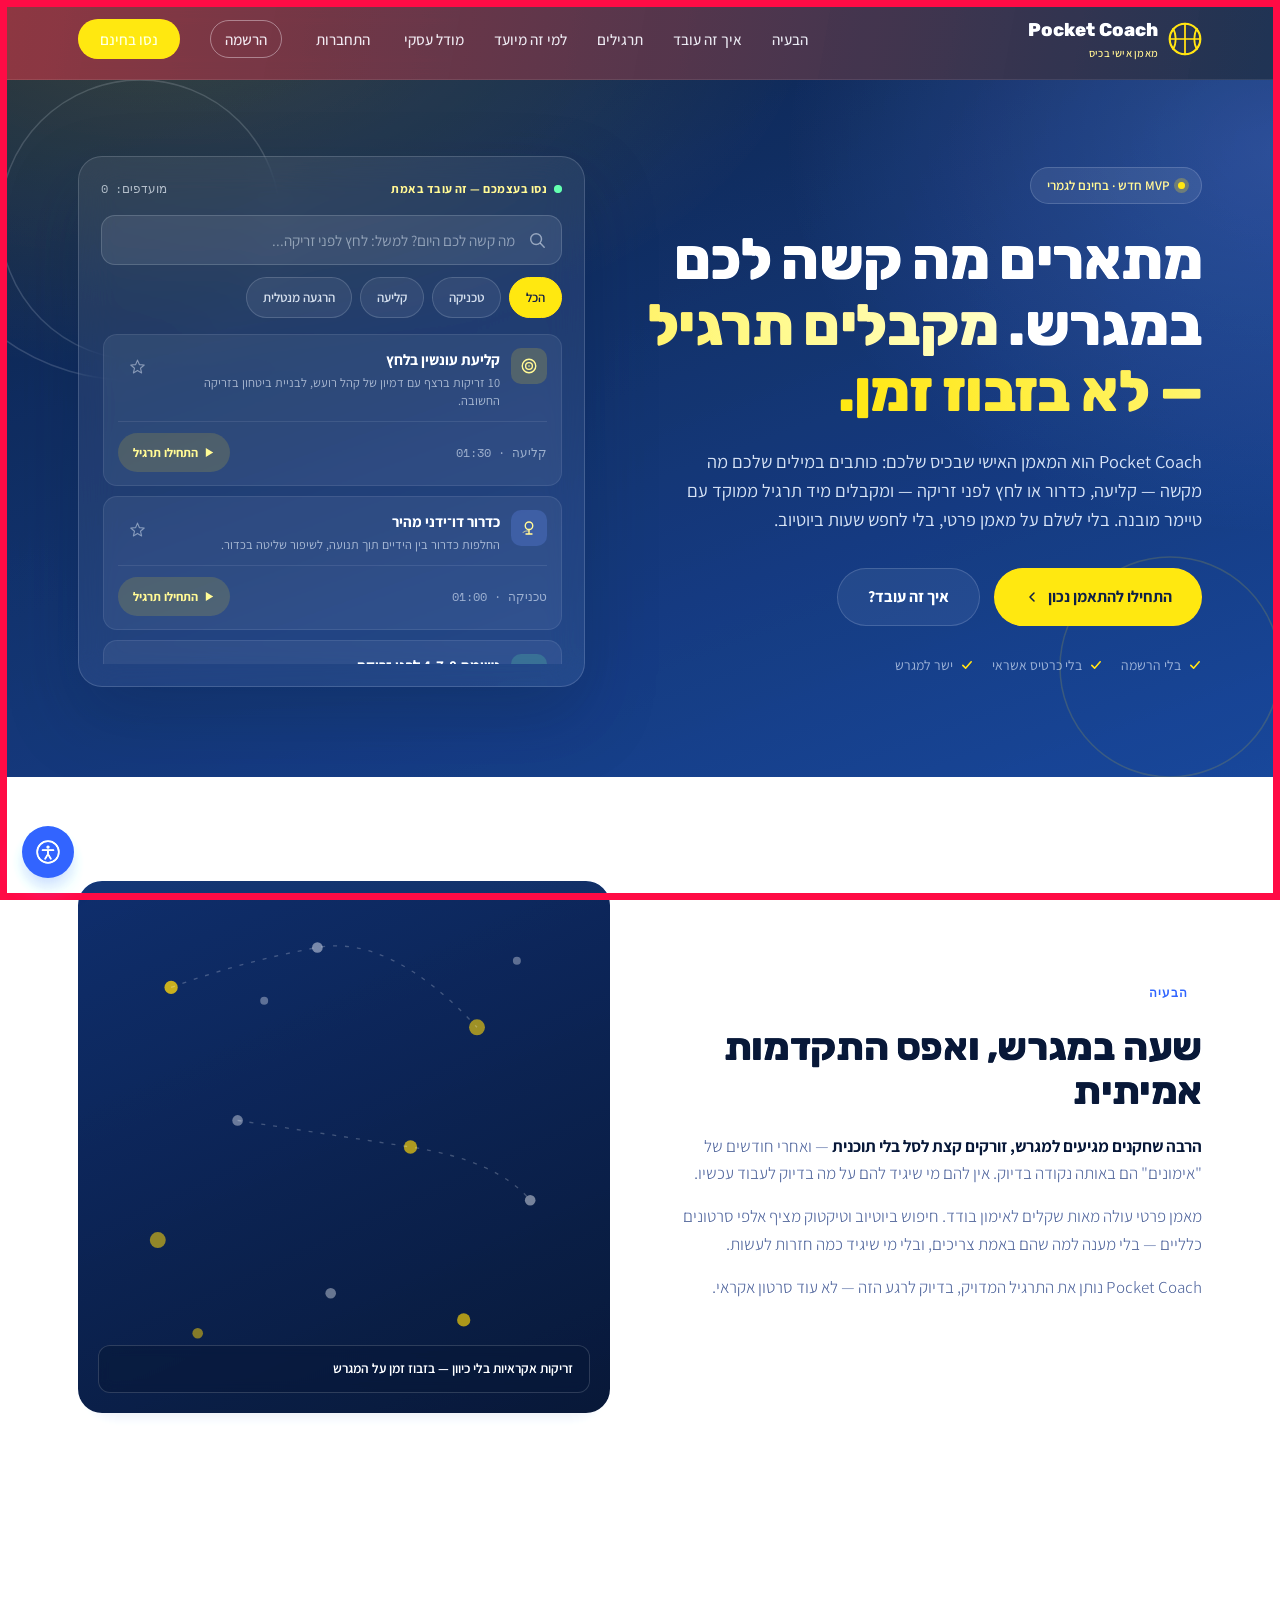
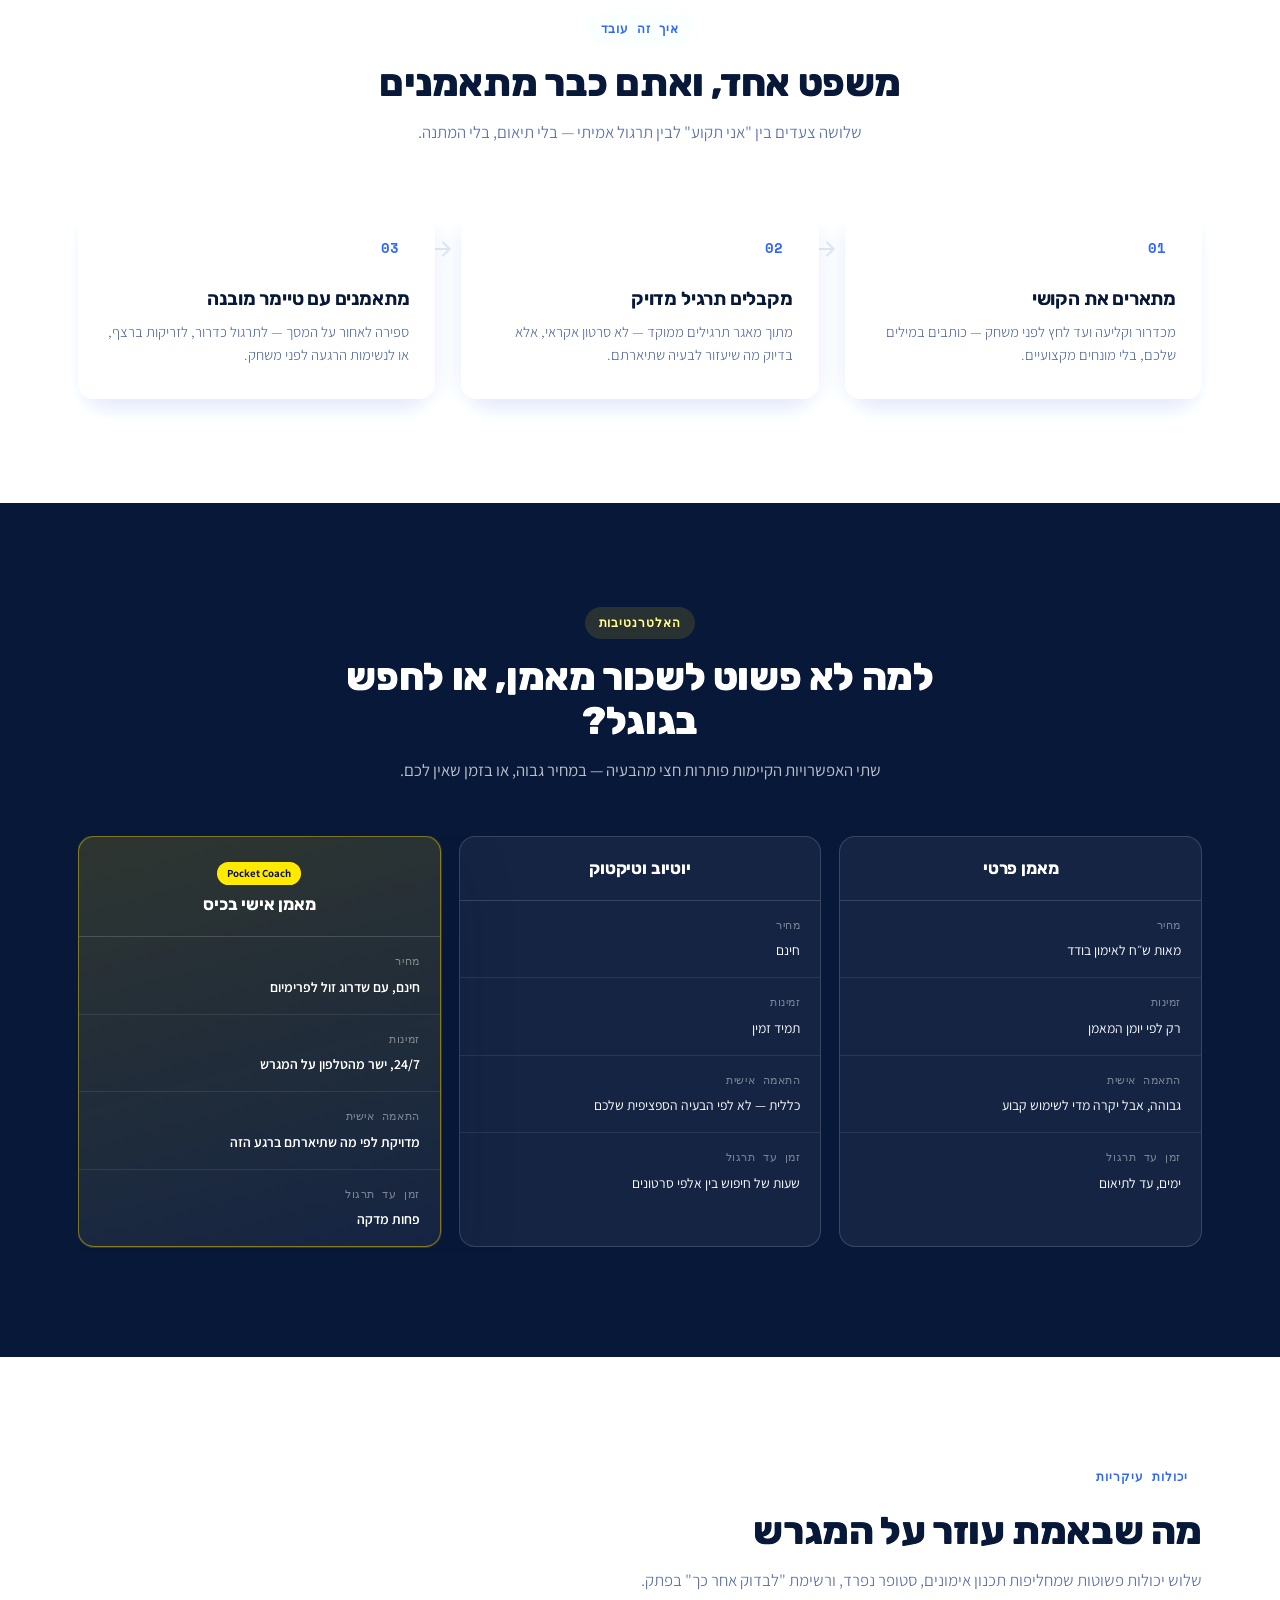
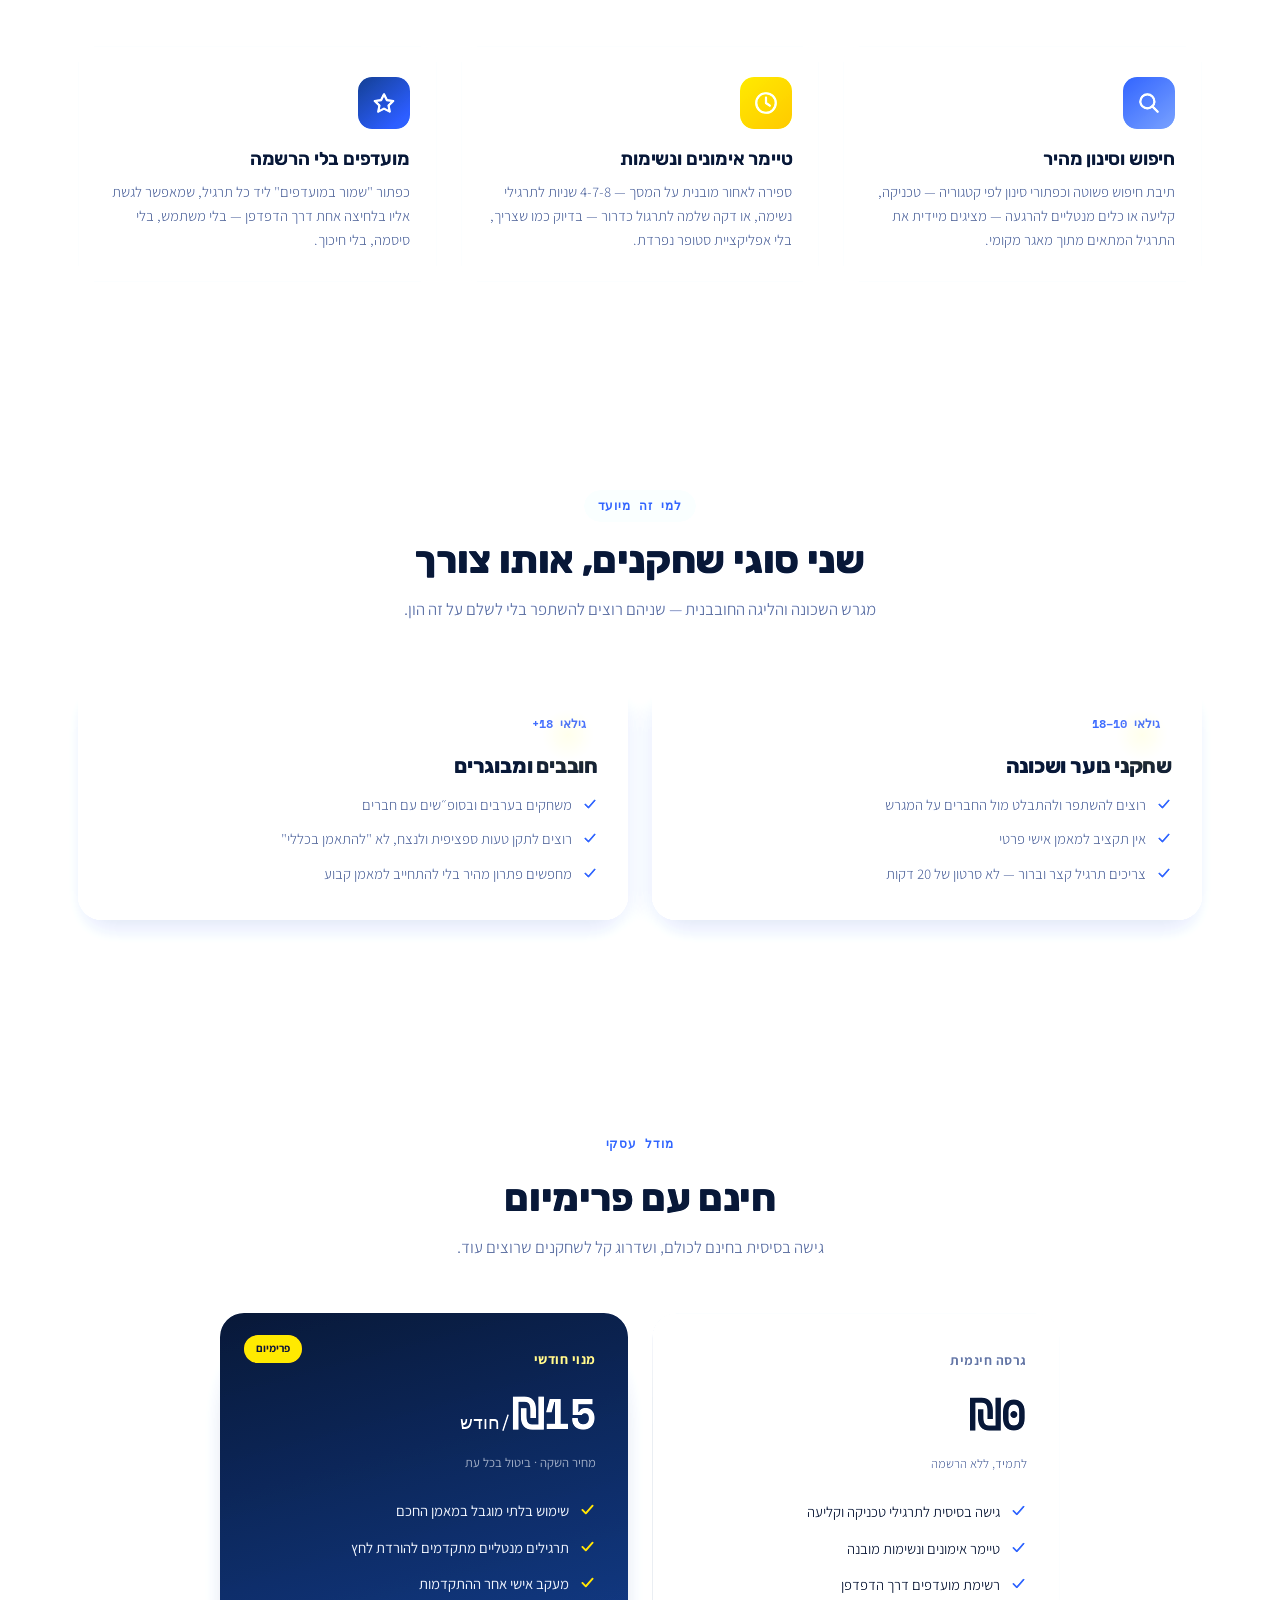
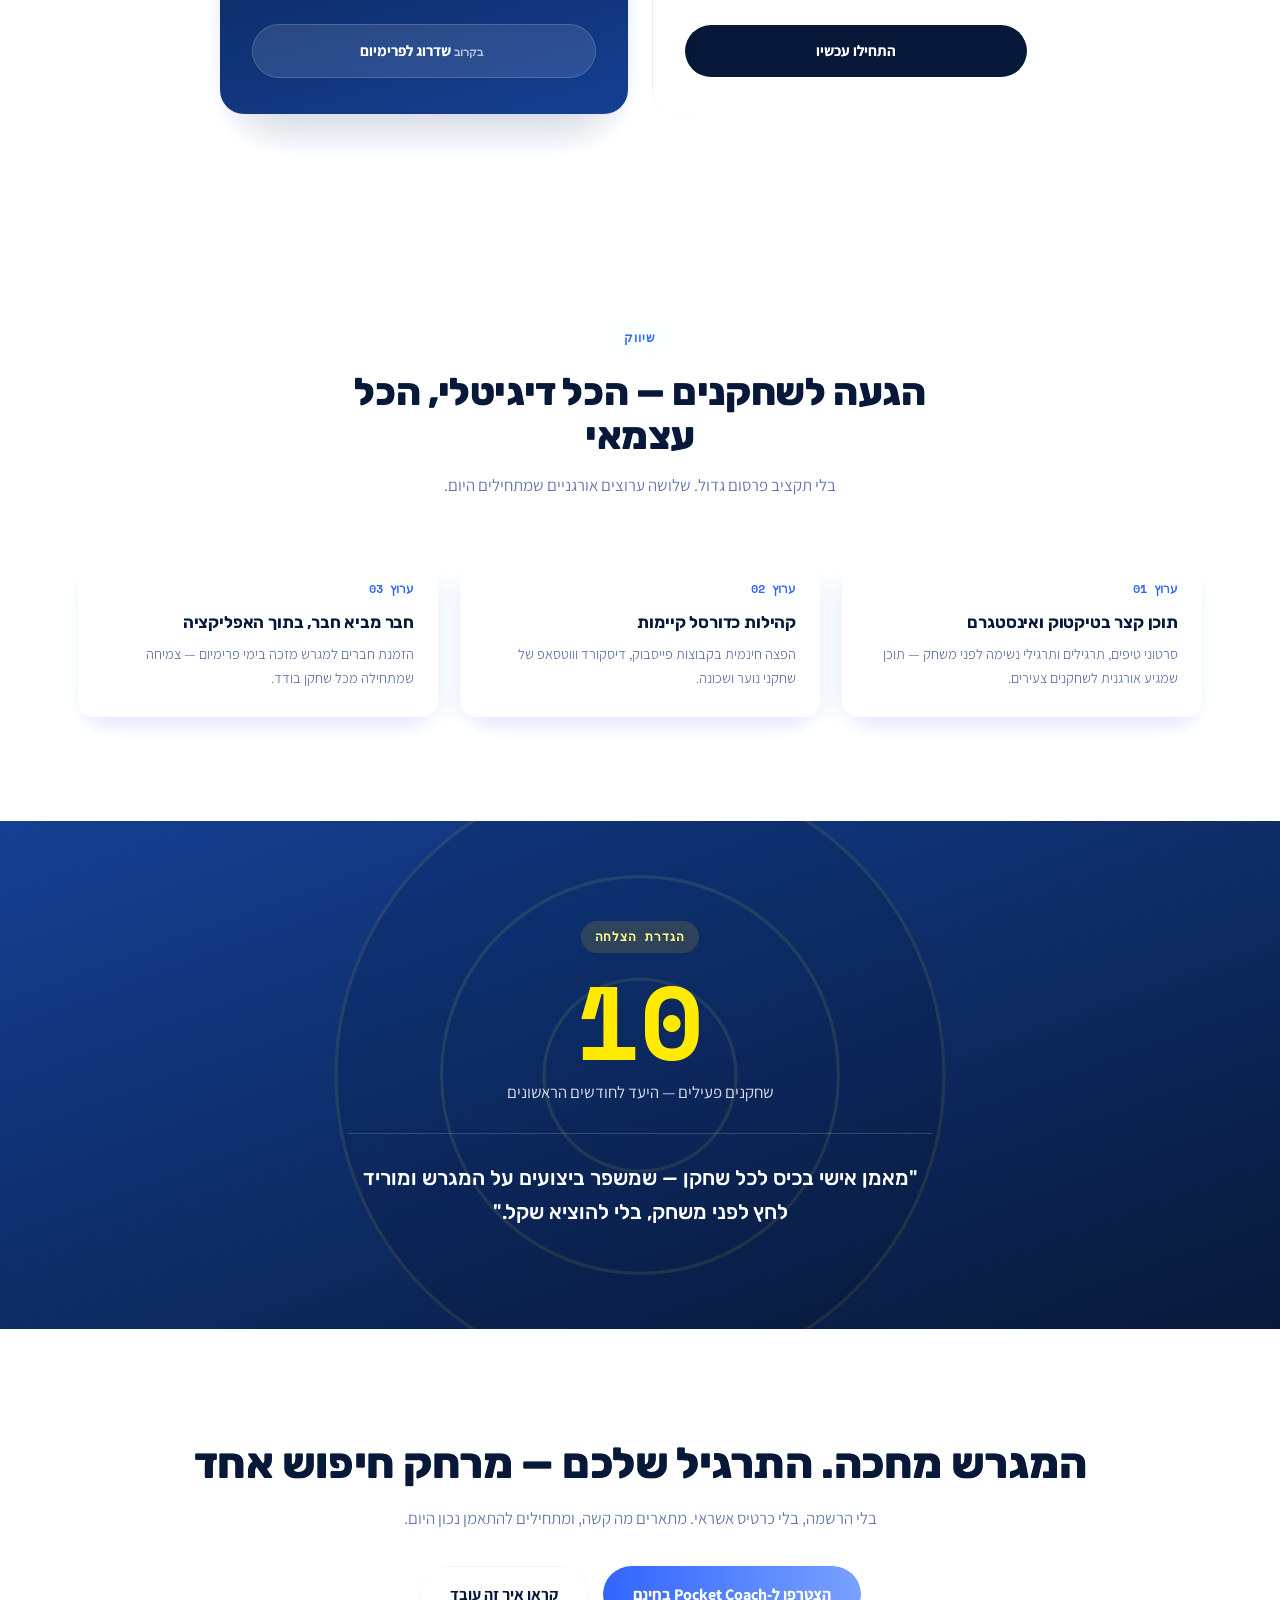
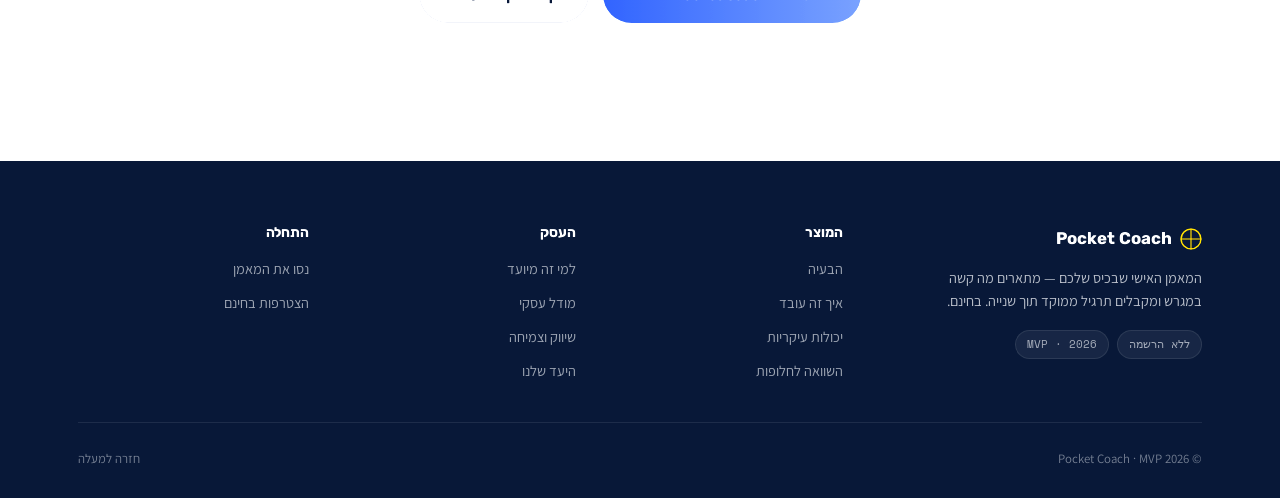
<file: index.html>
<!DOCTYPE html>
<html lang="he" dir="rtl">
<head>
<meta charset="UTF-8">
<meta name="viewport" content="width=device-width, initial-scale=1.0">
<title>Pocket Coach — מאמן אישי בכיס</title>
<meta name="description" content="Pocket Coach: מתארים את הבעיה במגרש, מקבלים תרגיל ממוקד תוך שנייה — טכניקה, קליעה ותרגילי הרגעה. בחינם.">
<meta property="og:title" content="Pocket Coach — מאמן אישי בכיס">
<meta property="og:description" content="מתארים מה קשה במגרש, מקבלים תרגיל ממוקד תוך שנייה. טכניקה, קליעה ותרגילי הרגעה — בחינם, בלי הרשמה.">
<meta property="og:type" content="website">
<meta property="og:locale" content="he_IL">
<meta name="twitter:card" content="summary_large_image">
<meta name="twitter:title" content="Pocket Coach — מאמן אישי בכיס">
<meta name="twitter:description" content="מתארים מה קשה במגרש, מקבלים תרגיל ממוקד תוך שנייה. בחינם.">
<meta name="theme-color" content="#0E2A63">
<link rel="preconnect" href="https://fonts.googleapis.com">
<link rel="preconnect" href="https://fonts.gstatic.com" crossorigin>
<link href="https://fonts.googleapis.com/css2?family=Rubik:wght@400;500;600;700;800;900&family=Assistant:wght@400;500;600;700;800&family=Space+Mono:wght@400;700&display=swap" rel="stylesheet">
<style>
  :root{
    --ink:#071633;
    --navy:#0E2A63;
    --navy-2:#123A86;
    --skin:#D9A066;
    --hair:#241C14;
    --blue:#2D5BFF;
    --blue-light:#6E93FF;
    --yellow:#FFD500;
    --yellow-soft:#FFEA80;
    --white:#FFFFFF;
    --cloud:#F5F7FF;
    --charcoal:#16213A;
    --muted:#5B6B95;
    --line:rgba(255,255,255,.14);
    --line-soft:rgba(255,255,255,.08);
    --line-dark:rgba(7,22,51,.1);
    --radius-lg:24px;
    --radius-md:16px;
    --radius-sm:10px;
    --shadow-lg:0 30px 70px rgba(7,22,51,.28);
    --shadow-md:0 14px 34px rgba(7,22,51,.18);
    --font-display:'Rubik', sans-serif;
    --font-body:'Assistant', sans-serif;
    --font-mono:'Space Mono', monospace;
  }

  *{margin:0;padding:0;box-sizing:border-box;}
  html{scroll-behavior:smooth;}
  @media (prefers-reduced-motion: reduce){
    html{scroll-behavior:auto;}
    *{animation-duration:.01ms !important; animation-iteration-count:1 !important; transition-duration:.01ms !important; scroll-behavior:auto !important;}
  }

  body{
    font-family:var(--font-body);
    background:var(--cloud);
    color:var(--charcoal);
    line-height:1.6;
    overflow-x:hidden;
    cursor: url('data:image/svg+xml;utf8,<svg xmlns="http://www.w3.org/2000/svg" width="32" height="32" viewBox="0 0 32 32"><circle cx="16" cy="16" r="14" fill="%238B3A28"/><circle cx="16" cy="16" r="14" fill="none" stroke="%2315151a" stroke-width="1.4"/><path d="M16 2 Q13 16 16 30" fill="none" stroke="%23F2E6CC" stroke-width="1.7"/><path d="M2 16 Q16 19 30 16" fill="none" stroke="%23F2E6CC" stroke-width="1.7"/><path d="M9 3 Q3 16 9 29" fill="none" stroke="%23F2E6CC" stroke-width="1.7"/><path d="M23 3 Q29 16 23 29" fill="none" stroke="%23F2E6CC" stroke-width="1.7"/></svg>') 16 16, auto;
  }

  h1,h2,h3,h4{font-family:var(--font-display); line-height:1.15; letter-spacing:-0.01em;}
  a{color:inherit; text-decoration:none;}
  button{font-family:inherit; border:none; background:none; cursor:inherit;}
  ul{list-style:none;}
  .num{font-family:var(--font-mono); direction:ltr; unicode-bidi:isolate;}

  :focus-visible{outline:3px solid var(--yellow); outline-offset:3px; border-radius:4px;}

  .wrap{max-width:1180px; margin:0 auto; padding:0 28px;}
  section{position:relative;}

  /* ---------- scroll progress ---------- */
  .progress-bar{position:fixed; top:0; right:0; left:0; height:3px; background:linear-gradient(90deg, #C82828, #B4503C, #A07800, #148C3C, #0A788C, #2D5BFF, #3C32AA, #7832AA, #B41E6E); width:0%; z-index:200; transform-origin:right;}

  /* ---------- nav ---------- */
  .nav{
    position:sticky; top:0; z-index:100;
    background:var(--nav-bg, rgba(7,22,51,.7));
    backdrop-filter:blur(14px); -webkit-backdrop-filter:blur(14px);
    border-bottom:1px solid var(--line-soft);
    transition:box-shadow .3s ease, background .6s ease;
  }
  .nav.scrolled{box-shadow:0 10px 30px rgba(0,0,0,.25);}
  .nav-inner{display:flex; align-items:center; justify-content:space-between; padding:16px 28px; max-width:1180px; margin:0 auto;}
  .logo{display:flex; align-items:center; gap:10px; color:var(--white); font-family:var(--font-display); font-weight:800; font-size:1.15rem;}
  .logo-mark{width:34px; height:34px; flex-shrink:0;}
  .logo-sub{display:block; font-family:var(--font-body); font-weight:500; font-size:.68rem; color:var(--yellow-soft); letter-spacing:.02em;}
  .nav-links{display:flex; align-items:center; gap:30px; list-style:none;}
  .nav-links a{color:rgba(255,255,255,.82); font-size:.95rem; font-weight:500; transition:color .2s;}
  .nav-links a:hover{color:var(--yellow);}
  .nav-cta{background:var(--yellow); color:var(--ink); padding:10px 22px; border-radius:100px; font-weight:700; font-size:.92rem; transition:transform .2s, box-shadow .2s;}
  #loginLink{padding:8px 4px;}
  #registerLink{padding:8px 14px; border:1.5px solid rgba(255,255,255,.35); border-radius:999px; transition:.2s;}
  #registerLink:hover{border-color:#FFD500; color:#FFD500;}
  .user-badge{display:flex; align-items:center; gap:10px; margin-inline-start:10px;}
  .user-email{font-size:.82rem; color:rgba(255,255,255,.8); font-family:var(--font-mono); direction:ltr; unicode-bidi:isolate;}
  .logout-btn{background:rgba(255,255,255,.08); color:var(--white); border:1px solid var(--line); padding:7px 16px; border-radius:100px; font-size:.8rem; font-weight:600; transition:.2s;}
  .logout-btn:hover{background:rgba(255,90,90,.18); border-color:rgba(255,90,90,.4);}
  .login-overlay{position:fixed; inset:0; z-index:600; background:rgba(7,22,51,.6); backdrop-filter:blur(4px); display:flex; align-items:center; justify-content:center; opacity:0; visibility:hidden; transition:opacity .25s ease, visibility .25s;}
  .login-overlay.open{opacity:1; visibility:visible;}
  .login-modal{position:relative; width:340px; max-width:calc(100vw - 40px); background:var(--white); border-radius:20px; padding:30px 26px; box-shadow:0 30px 70px rgba(7,22,51,.35);}
  .login-modal h3{font-family:var(--font-display); font-size:1.2rem; font-weight:800; color:var(--ink); margin-bottom:10px;}
  .login-sub{font-size:.85rem; color:var(--muted); line-height:1.5; margin-bottom:18px;}
  .login-input{width:100%; padding:13px 16px; border-radius:12px; border:1.5px solid var(--line-dark); font-size:.95rem; font-family:var(--font-body); direction:ltr; text-align:right; margin-bottom:8px;}
  .login-input:focus{border-color:var(--blue);}
  .login-error{display:none; color:#c0392b; font-size:.78rem; margin-bottom:10px;}
  .login-error.show{display:block;}
  .login-submit{width:100%; padding:13px; border-radius:100px; background:var(--blue); color:var(--white); font-weight:700; font-size:.95rem; transition:.2s;}
  .login-submit:hover{background:var(--navy-2);}
  .login-close{position:absolute; top:16px; left:16px; width:28px; height:28px; border-radius:50%; background:var(--cloud); font-size:.9rem; color:var(--muted); display:flex; align-items:center; justify-content:center;}
  .login-close:hover{background:var(--line-dark);}
  .nav-cta:hover{transform:translateY(-2px); box-shadow:0 10px 24px rgba(255,213,0,.35);}
  .nav-toggle{display:none; width:44px; height:44px; position:relative; flex-shrink:0;}
  .nav-toggle span{position:absolute; right:9px; width:26px; height:2px; background:var(--white); border-radius:2px; transition:.25s;}
  .nav-toggle span:nth-child(1){top:12px;}
  .nav-toggle span:nth-child(2){top:21px;}
  .nav-toggle span:nth-child(3){top:30px;}
  .nav-toggle.open span:nth-child(1){transform:translateY(9px) rotate(45deg);}
  .nav-toggle.open span:nth-child(2){opacity:0;}
  .nav-toggle.open span:nth-child(3){transform:translateY(-9px) rotate(-45deg);}

  /* ---------- accessibility + language widget ---------- */
  html.a11y-underline a{text-decoration:underline !important;}
  html.a11y-no-leds #pageFrame{display:none !important;}
  html.dark-mode .problem,
  html.dark-mode .how,
  html.dark-mode .features,
  html.dark-mode .audience,
  html.dark-mode .pricing,
  html.dark-mode .growth,
  html.dark-mode footer{
    filter:invert(1) hue-rotate(180deg);
  }
  html.dark-mode .problem img,
  html.dark-mode .how img,
  html.dark-mode .features img,
  html.dark-mode .audience img,
  html.dark-mode .pricing img,
  html.dark-mode .growth img,
  html.dark-mode footer img{
    filter:invert(1) hue-rotate(180deg);
  }
  html.dark-mode body{background:var(--ink);}
  .a11y-fab{position:fixed; bottom:22px; left:22px; z-index:400; width:52px; height:52px; border-radius:50%; background:var(--blue); display:flex; align-items:center; justify-content:center; box-shadow:0 10px 26px rgba(45,91,255,.4); border:none; cursor:pointer; transition:transform .2s;}

  @media (max-width:520px){
  }
  .a11y-fab:hover{transform:scale(1.06);}
  .a11y-fab svg{width:26px; height:26px; color:var(--white);}
  .a11y-panel{position:fixed; bottom:84px; left:22px; z-index:400; width:280px; max-width:calc(100vw - 44px); max-height:min(560px, calc(100vh - 120px)); overflow-y:auto; background:var(--white); border-radius:18px; box-shadow:0 20px 50px rgba(7,22,51,.25); padding:20px; border:1px solid var(--line-dark); opacity:0; visibility:hidden; transform:translateY(10px); transition:opacity .2s ease, transform .2s ease, visibility .2s;}
  .a11y-panel::-webkit-scrollbar{width:6px;}
  .a11y-panel::-webkit-scrollbar-thumb{background:var(--line-dark); border-radius:10px;}
  .a11y-scrolltop{position:sticky; top:0; z-index:5; float:left; margin-inline-start:-4px; width:30px; height:30px; border-radius:50%; background:var(--cloud); border:1px solid var(--line-dark); display:flex; align-items:center; justify-content:center; cursor:pointer; box-shadow:0 4px 10px rgba(7,22,51,.12);}
  .a11y-scrolltop:hover{background:var(--blue); border-color:var(--blue); color:var(--white);}
  .a11y-scrolltop svg{width:15px; height:15px;}
  .a11y-panel.open{opacity:1; visibility:visible; transform:translateY(0);}
  .a11y-panel h4{display:flex; align-items:center; gap:7px; font-family:var(--font-display); font-size:.92rem; font-weight:700; color:var(--ink); margin-bottom:13px;}
  .a11y-panel h4 svg{width:16px; height:16px; color:var(--blue);}
  .a11y-row{display:flex; gap:8px; margin-bottom:14px;}
  .a11y-btn{flex:1; padding:9px 0; border-radius:10px; border:1.5px solid var(--line-dark); background:var(--white); font-weight:700; font-size:.85rem; color:var(--charcoal); cursor:pointer; transition:.2s;}
  .a11y-btn:hover{border-color:var(--blue);}
  .a11y-btn.active{background:var(--blue); color:var(--white); border-color:var(--blue);}
  .a11y-toggle-row{display:flex; align-items:center; justify-content:space-between; padding:8px 0; font-size:.85rem; color:var(--charcoal);}
  .a11y-brightness{padding:8px 0 4px;}
  .a11y-color-row{display:flex; gap:9px; flex-wrap:wrap; padding:4px 0 2px;}
  .a11y-color-swatch{width:30px; height:30px; border-radius:50%; border:2px solid var(--line-dark); cursor:pointer; transition:transform .15s ease, box-shadow .15s ease; padding:0; position:relative; flex-shrink:0;}
  .a11y-color-swatch:hover{transform:scale(1.1);}
  .a11y-color-swatch.active{box-shadow:0 0 0 2px var(--white), 0 0 0 4px var(--blue);}
  .a11y-color-hint{font-size:.72rem; font-weight:400; color:var(--muted);}
  .a11y-combo-row{display:grid; grid-template-columns:1fr 1fr; gap:8px; padding:4px 0 2px;}
  .a11y-combo-swatch{display:flex; align-items:center; gap:8px; padding:8px 10px; border-radius:12px; border:1.5px solid var(--line-dark); background:var(--white); cursor:pointer; transition:border-color .15s ease, box-shadow .15s ease, transform .1s ease; text-align:right;}
  .a11y-combo-swatch:hover{border-color:var(--blue); transform:translateY(-1px);}
  .a11y-combo-swatch.active{border-color:var(--blue); box-shadow:0 0 0 2px rgba(45,91,255,.18); background:rgba(45,91,255,.05);}
  .a11y-combo-dot{width:22px; height:22px; border-radius:50%; border:1.5px solid rgba(0,0,0,.08); flex-shrink:0;}
  .a11y-combo-label{font-size:.76rem; font-weight:600; color:var(--charcoal); line-height:1.2;}
  .a11y-color-swatch.none-swatch{background:var(--white);}
  .a11y-color-swatch.none-swatch::after{content:''; position:absolute; top:50%; right:4px; left:4px; height:1.5px; background:#c33; transform:rotate(45deg);}
  #a11yColorOverlay{position:fixed; inset:0; z-index:399; pointer-events:none; background:transparent; transition:background .2s ease;}
  .a11y-brightness-label{display:flex; align-items:center; justify-content:space-between; font-size:.85rem; color:var(--charcoal); margin-bottom:8px;}
  .a11y-brightness-label svg{width:15px; height:15px; color:var(--muted);}
  .a11y-slider{width:100%; accent-color:var(--blue); cursor:pointer;}
  .a11y-slider-row{display:flex; align-items:center; gap:9px;}
  .a11y-slider-icon{width:16px; height:16px; color:var(--muted); flex-shrink:0;}
  .a11y-switch{width:38px; height:22px; border-radius:100px; background:#dfe4f0; position:relative; cursor:pointer; transition:.2s; border:none; flex-shrink:0; padding:0;}
  .a11y-switch::after{content:''; position:absolute; top:2px; right:2px; width:18px; height:18px; border-radius:50%; background:var(--white); transition:.2s; box-shadow:0 1px 3px rgba(0,0,0,.25);}
  .a11y-switch.on{background:var(--blue);}
  .a11y-switch.on::after{transform:translateX(-16px);}
  .a11y-divider{height:1px; background:var(--line-dark); margin:6px 0 14px;}
  .a11y-lang-row{display:flex; gap:8px;}
  .a11y-lang-list{display:flex; flex-direction:column; gap:6px; max-height:220px; overflow-y:auto; padding-left:4px;}
  .a11y-lang-list::-webkit-scrollbar{width:5px;}
  .a11y-lang-list::-webkit-scrollbar-thumb{background:var(--line-dark); border-radius:10px;}
  .a11y-lang-btn{display:flex; align-items:center; justify-content:space-between; width:100%; padding:9px 12px; border-radius:10px; border:1.5px solid var(--line-dark); background:var(--white); font-weight:600; font-size:.85rem; color:var(--charcoal); cursor:pointer; transition:.2s; text-align:right;}
  .a11y-lang-btn:hover{border-color:var(--blue);}
  .a11y-lang-btn.active{background:var(--blue); color:var(--white); border-color:var(--blue);}
  .a11y-lang-btn .native{font-size:.78rem; opacity:.7;}
  .a11y-reset{width:100%; text-align:center; margin-top:12px; font-size:.8rem; color:var(--muted); text-decoration:underline; background:none; border:none; cursor:pointer;}
  @media (max-width:520px){
    .a11y-fab{bottom:16px; left:16px; width:48px; height:48px;}
    .a11y-panel{bottom:74px; left:16px;}
  }

  @media (max-width:880px){
    .nav-links{position:fixed; inset-inline:0; top:66px; flex-direction:column; align-items:stretch; gap:0;
      background:rgba(7,22,51,.98); backdrop-filter:blur(14px);
      max-height:0; overflow:hidden; transition:max-height .35s ease; border-bottom:1px solid var(--line-soft);}
    .nav-links.open{max-height:420px;}
    .nav-links li{border-top:1px solid var(--line-soft);}
    .nav-links a{display:block; padding:16px 28px;}
    .nav-cta{margin:16px 28px;}
    .nav-toggle{display:block;}
  }

  /* ---------- court background motif ---------- */
  .court-lines{position:absolute; inset:0; overflow:hidden; pointer-events:none; z-index:0;}
  #pageFrame{position:fixed; inset:0; z-index:250; pointer-events:none; border:7px solid #ff0033; box-sizing:border-box; animation:ledCycle 6s linear infinite;}
  @keyframes ledCycle{
    0%{filter:hue-rotate(0deg);}
    100%{filter:hue-rotate(360deg);}
  }
  @media (max-width:640px){#pageFrame{border-width:4px;}}
  @media (prefers-reduced-motion: reduce){#pageFrame{animation:none; filter:none;}}
  .court-lines svg{position:absolute; opacity:.14;}

  /* ---------- hero ---------- */
  .hero{
    position:relative;
    background:
      radial-gradient(1100px 600px at 12% -10%, rgba(255,213,0,.16), transparent 60%),
      radial-gradient(900px 700px at 100% 10%, rgba(110,147,255,.25), transparent 55%),
      linear-gradient(160deg, var(--ink) 0%, var(--navy) 55%, var(--navy-2) 100%);
    color:var(--white);
    padding:76px 0 90px;
    overflow:hidden;
  }
  .hero-grid{display:grid; grid-template-columns:1.05fr .95fr; gap:56px; align-items:center; position:relative; z-index:2;}
  .eyebrow{display:inline-flex; align-items:center; gap:8px; background:rgba(255,255,255,.08); border:1px solid var(--line); color:var(--yellow-soft); font-weight:600; font-size:.82rem; padding:7px 16px; border-radius:100px; margin-bottom:22px;}
  .eyebrow-dot{width:7px; height:7px; border-radius:50%; background:var(--yellow); box-shadow:0 0 0 4px rgba(255,213,0,.25);}
  .hero h1{font-size:clamp(2.3rem, 4.6vw, 3.6rem); font-weight:800; margin-bottom:22px;}
  .hero h1 .accent{background:linear-gradient(90deg, var(--yellow), #ffedb0); -webkit-background-clip:text; background-clip:text; color:transparent;}
  .hero-sub{font-size:1.14rem; color:rgba(255,255,255,.78); max-width:520px; margin-bottom:34px;}
  @media (max-width:640px){ .hero-sub{display:none;} }   /* מוסתר במובייל */
  .hero-ctas{display:flex; flex-wrap:wrap; gap:14px; margin-bottom:28px;}
  .btn{display:inline-flex; align-items:center; gap:8px; font-weight:700; font-size:1rem; padding:15px 30px; border-radius:100px; transition:transform .2s ease, box-shadow .2s ease, background .2s ease;}
  .btn-primary{background:var(--yellow); color:var(--ink);}
  .btn-primary:hover{transform:translateY(-3px); box-shadow:0 16px 32px rgba(255,213,0,.32);}
  .btn-ghost{background:rgba(255,255,255,.06); color:var(--white); border:1px solid var(--line);}
  .btn-ghost:hover{background:rgba(255,255,255,.12); transform:translateY(-3px);}
  .btn-ghost.dark{color:var(--ink); border-color:var(--line-dark); background:rgba(7,22,51,.04);}
  .btn-ghost.dark:hover{background:rgba(7,22,51,.08);}
  .btn svg{width:16px; height:16px;}
  .trust-line{display:flex; flex-wrap:wrap; gap:18px; color:rgba(255,255,255,.55); font-size:.86rem;}
  .trust-line span{display:flex; align-items:center; gap:7px;}
  .trust-line svg{width:14px; height:14px; color:var(--yellow);}

  /* ---------- demo card (signature interactive element) ---------- */
  .demo-card{
    position:relative; z-index:2;
    background:rgba(255,255,255,.06);
    border:1px solid var(--line);
    backdrop-filter:blur(18px); -webkit-backdrop-filter:blur(18px);
    border-radius:var(--radius-lg);
    padding:22px;
    box-shadow:var(--shadow-lg);
  }
  .demo-head{display:flex; align-items:center; justify-content:space-between; margin-bottom:16px;}
  .demo-live{display:flex; align-items:center; gap:7px; font-size:.76rem; font-weight:700; color:var(--yellow-soft); text-transform:uppercase; letter-spacing:.04em;}
  .live-pulse{width:8px; height:8px; border-radius:50%; background:#5CFF9B; box-shadow:0 0 0 0 rgba(92,255,155,.6); animation:pulse 1.8s infinite;}
  @keyframes pulse{
    0%{box-shadow:0 0 0 0 rgba(92,255,155,.55);}
    70%{box-shadow:0 0 0 9px rgba(92,255,155,0);}
    100%{box-shadow:0 0 0 0 rgba(92,255,155,0);}
  }
  .fav-count{font-size:.78rem; color:rgba(255,255,255,.6); font-family:var(--font-mono);}

  .search-row{position:relative; margin-bottom:12px;}
  .search-row svg.search-icon{position:absolute; top:50%; right:16px; transform:translateY(-50%); width:18px; height:18px; color:rgba(255,255,255,.45); pointer-events:none;}
  .search-input{
    width:100%; padding:14px 46px 14px 16px; border-radius:14px;
    background:rgba(255,255,255,.08); border:1px solid var(--line); color:var(--white);
    font-family:var(--font-body); font-size:.95rem;
  }
  .search-input::placeholder{color:rgba(255,255,255,.42);}
  .search-input:focus{background:rgba(255,255,255,.13); border-color:rgba(255,213,0,.5);}

  .chip-row{display:flex; flex-wrap:wrap; gap:8px; margin-bottom:16px;}
  .chip{padding:11px 16px; border-radius:100px; font-size:.82rem; font-weight:600; background:rgba(255,255,255,.06); border:1px solid var(--line); color:rgba(255,255,255,.75); transition:.2s;}
  .chip:hover{background:rgba(255,255,255,.12);}
  .chip.active{background:var(--yellow); color:var(--ink); border-color:var(--yellow);}

  .drill-list{display:flex; flex-direction:column; gap:10px; max-height:330px; overflow-y:auto; padding-left:2px;}
  .drill-list::-webkit-scrollbar{width:6px;}
  .drill-list::-webkit-scrollbar-thumb{background:rgba(255,255,255,.2); border-radius:10px;}

  .drill-card{background:rgba(255,255,255,.055); border:1px solid var(--line-soft); border-radius:14px; padding:13px 14px; transition:background .2s, border-color .2s, transform .2s;}
  .drill-card:hover{transform:translateY(-2px); border-color:rgba(255,213,0,.25);}
  .drill-card:hover{background:rgba(255,255,255,.09);}
  .drill-top{display:flex; align-items:flex-start; gap:11px;}
  .drill-icon{width:36px; height:36px; border-radius:10px; background:rgba(255,255,255,.08); display:flex; align-items:center; justify-content:center; flex-shrink:0;}
  .drill-icon svg{width:18px; height:18px; color:var(--yellow-soft);}
  .drill-icon.cat-shooting{background:rgba(255,213,0,.16);}
  .drill-icon.cat-technique{background:rgba(110,147,255,.2);}
  .drill-icon.cat-calm{background:rgba(92,255,155,.16);}
  .drill-info{flex:1; min-width:0;}
  .drill-name{font-weight:700; font-size:.94rem; color:var(--white); margin-bottom:2px;}
  .drill-desc{font-size:.78rem; color:rgba(255,255,255,.55); line-height:1.45;}
  .star-btn{flex-shrink:0; width:38px; height:38px; display:flex; align-items:center; justify-content:center; border-radius:8px; transition:.2s;}
  .star-btn:hover{background:rgba(255,255,255,.1);}
  .star-btn svg{width:17px; height:17px; color:rgba(255,255,255,.4); transition:.2s;}
  .star-btn.saved svg{color:var(--yellow); fill:var(--yellow);}

  .drill-bottom{display:flex; align-items:center; justify-content:space-between; flex-wrap:wrap; gap:8px; margin-top:11px; padding-top:11px; border-top:1px solid var(--line-soft);}
  .drill-dur{font-family:var(--font-mono); font-size:.78rem; color:rgba(255,255,255,.5);}
  .drill-actions{display:flex; align-items:center; gap:8px; flex-wrap:wrap;}
  .start-btn{display:flex; align-items:center; gap:6px; background:rgba(255,213,0,.14); color:var(--yellow-soft); font-weight:700; font-size:.78rem; padding:11px 15px; border-radius:100px; transition:.2s;}
  .start-btn:hover{background:var(--yellow); color:var(--ink);}
  .start-btn svg{width:11px; height:11px;}


  .timer-panel{margin-top:11px; padding-top:11px; border-top:1px solid var(--line-soft); display:none;}
  .timer-panel.active{display:block;}
  .timer-row{display:flex; align-items:center; gap:12px;}
  .timer-digits{font-family:var(--font-mono); font-size:1.5rem; font-weight:700; color:var(--white); min-width:58px; direction:ltr;}
  .timer-track{flex:1; height:6px; background:rgba(255,255,255,.12); border-radius:10px; overflow:hidden;}
  .timer-fill{height:100%; width:100%; background:linear-gradient(90deg,var(--yellow),#ffedb0); border-radius:10px; transition:width 1s linear;}
  .timer-actions{display:flex; gap:6px;}
  .timer-actions button{width:38px; height:38px; border-radius:8px; background:rgba(255,255,255,.08); display:flex; align-items:center; justify-content:center;}
  .timer-actions button:hover{background:rgba(255,255,255,.16);}
  .timer-actions svg{width:12px; height:12px; color:var(--white);}
  .timer-done{display:none; align-items:center; gap:8px; color:#5CFF9B; font-weight:700; font-size:.84rem;}
  .timer-done.show{display:flex;}
  .timer-done svg{width:15px; height:15px;}

  .no-results{text-align:center; padding:36px 10px; color:rgba(255,255,255,.62); font-size:.88rem;}

  /* ---------- reveal ---------- */
  .reveal{opacity:0; transform:translateY(26px); transition:opacity .7s ease, transform .7s ease;}
  .reveal.in{opacity:1; transform:translateY(0);}
  @media (max-width:880px){
    .how-steps .step-card.reveal{transform:translateX(60px);}
    .how-steps .step-card.reveal.in{transform:translateX(0);}
    .feature-grid .feature-card.reveal{transform:translateX(60px);}
    .feature-grid .feature-card.reveal.in{transform:translateX(0);}
    .growth-grid .growth-card.reveal{transform:translateX(60px);}
    .growth-grid .growth-card.reveal.in{transform:translateX(0);}
    .audience-grid .persona.reveal{transform:translateX(60px);}
    .audience-grid .persona.reveal.in{transform:translateX(0);}
    .pricing-grid .price-card.reveal{transform:translateX(60px);}
    .pricing-grid .price-card.reveal.in{transform:translateX(0);}
  }

  /* ---------- section shared ---------- */
  .section-head{max-width:640px; margin-bottom:52px;}
  .section-head.center{margin-inline:auto; text-align:center;}
  .kicker{display:inline-block; font-family:var(--font-mono); font-size:.78rem; font-weight:700; letter-spacing:.08em; color:var(--blue); background:rgba(45,91,255,.09); padding:6px 14px; border-radius:100px; margin-bottom:16px;}
  .kicker.on-dark{color:var(--yellow-soft); background:rgba(255,213,0,.12);}
  .section-head h2{font-size:clamp(1.8rem, 3vw, 2.5rem); font-weight:800; color:var(--ink); margin-bottom:14px;}
  .section-head p{color:var(--muted); font-size:1.05rem;}

  /* ---------- problem ---------- */
  .problem{background:var(--white); padding:104px 0 96px;}
  .problem-grid{display:grid; grid-template-columns:1fr 1fr; gap:60px; align-items:center;}
  .problem-copy p{color:var(--muted); font-size:1.06rem; margin-bottom:16px;}
  .problem-copy strong{color:var(--ink);}
  .scatter-box{position:relative; aspect-ratio:1/1; background:linear-gradient(155deg,#0E2A63,#071633); border-radius:var(--radius-lg); overflow:hidden; box-shadow:var(--shadow-md);}
  .scatter-box svg{width:100%; height:100%;}
  .scatter-caption{position:absolute; bottom:20px; right:20px; left:20px; background:rgba(7,22,51,.55); backdrop-filter:blur(6px); border:1px solid var(--line); border-radius:12px; padding:12px 16px; color:var(--white); font-size:.84rem; font-weight:600;}

  /* ---------- how it works ---------- */
  .how{background:var(--cloud); padding:104px 0;}
  .how-steps{display:grid; grid-template-columns:repeat(3,1fr); gap:26px; position:relative;}
  .step-card{background:var(--white); border-radius:var(--radius-md); padding:32px 26px; box-shadow:var(--shadow-md); position:relative;}
  .step-num{font-family:var(--font-mono); font-size:.85rem; font-weight:700; color:var(--blue); background:rgba(45,91,255,.09); width:38px; height:38px; border-radius:50%; display:flex; align-items:center; justify-content:center; margin-bottom:20px;}
  .step-card h3{font-size:1.18rem; font-weight:700; color:var(--ink); margin-bottom:10px;}
  .step-card p{color:var(--muted); font-size:.92rem;}
  .step-arrow{position:absolute; top:38px; left:-33px; width:26px; height:26px; color:var(--line-dark); display:flex; z-index:1;}
  @media (max-width:900px){.step-arrow{display:none;}}

  /* ---------- compare ---------- */
  .compare{background:var(--ink); padding:104px 0; color:var(--white); position:relative; overflow:hidden;}
  .compare-scroll{overflow-x:auto; padding-bottom:6px; -webkit-overflow-scrolling:touch;}
  .compare-grid{display:grid; grid-template-columns:repeat(3,minmax(240px,1fr)); gap:18px; min-width:760px;}
  .compare-col{background:rgba(255,255,255,.05); border:1px solid var(--line); border-radius:var(--radius-md); overflow:hidden;}
  .compare-col.highlight{background:linear-gradient(165deg, rgba(255,213,0,.14), rgba(255,255,255,.05)); border-color:rgba(255,213,0,.4); box-shadow:0 0 0 1px rgba(255,213,0,.15), var(--shadow-lg);}
  .compare-col-head{padding:22px 20px; border-bottom:1px solid var(--line); text-align:center;}
  .compare-col-head .tag{display:inline-block; font-size:.68rem; font-weight:700; color:var(--ink); background:var(--yellow); padding:3px 10px; border-radius:100px; margin-bottom:10px;}
  .compare-col-head h4{font-size:1.05rem; font-weight:700;}
  .compare-row{padding:16px 20px; border-bottom:1px solid var(--line-soft); font-size:.86rem;}
  .compare-row:last-child{border-bottom:none;}
  .compare-row .row-label{display:block; font-family:var(--font-mono); font-size:.68rem; color:rgba(255,255,255,.4); text-transform:uppercase; letter-spacing:.05em; margin-bottom:5px;}
  .compare-row .row-value{color:rgba(255,255,255,.88); line-height:1.5;}
  .compare-col.highlight .row-value{color:var(--white); font-weight:600;}

  /* ---------- features ---------- */
  .features{background:var(--white); padding:104px 0;}
  .feature-grid{display:grid; grid-template-columns:repeat(3,1fr); gap:24px;}
  .feature-card{border:1px solid var(--line-dark); border-radius:var(--radius-md); padding:30px 26px; transition:transform .25s, box-shadow .25s;}
  .feature-card:hover{transform:translateY(-6px); box-shadow:var(--shadow-md);}
  .feature-icon{width:52px; height:52px; border-radius:14px; display:flex; align-items:center; justify-content:center; margin-bottom:20px;}
  .feature-icon.f1{background:linear-gradient(140deg,#2D5BFF,#6E93FF);}
  .feature-icon.f2{background:linear-gradient(140deg,#FFD500,#FFB700);}
  .feature-icon.f3{background:linear-gradient(140deg,#123A86,#2D5BFF);}
  .feature-icon svg{width:26px; height:26px; color:var(--white);}
  .feature-card h3{font-size:1.16rem; font-weight:700; color:var(--ink); margin-bottom:10px;}
  .feature-card p{color:var(--muted); font-size:.92rem;}

  /* ---------- audience ---------- */
  .audience{background:var(--cloud); padding:104px 0;}
  .audience-grid{display:grid; grid-template-columns:1fr 1fr; gap:24px;}
  .persona{background:var(--white); border-radius:var(--radius-lg); padding:34px 30px; box-shadow:var(--shadow-md); position:relative; overflow:hidden;}
  .persona::before{content:''; position:absolute; top:0; right:0; width:120px; height:120px; background:radial-gradient(circle, rgba(255,213,0,.16), transparent 70%);}
  .persona-age{display:inline-block; font-family:var(--font-mono); font-size:.78rem; font-weight:700; color:var(--blue); background:rgba(45,91,255,.08); padding:5px 12px; border-radius:100px; margin-bottom:16px;}
  .persona h3{font-size:1.3rem; font-weight:800; color:var(--ink); margin-bottom:14px;}
  .persona ul{display:flex; flex-direction:column; gap:11px;}
  .persona li{display:flex; gap:10px; color:var(--muted); font-size:.92rem; align-items:flex-start;}
  .persona li svg{width:16px; height:16px; color:var(--blue); flex-shrink:0; margin-top:3px;}

  /* ---------- pricing ---------- */
  .pricing{background:var(--white); padding:104px 0;}
  .pricing-grid{display:grid; grid-template-columns:1fr 1fr; gap:24px; max-width:840px; margin:0 auto;}
  .price-card{border-radius:var(--radius-lg); padding:36px 32px; border:1px solid var(--line-dark);}
  .price-card.premium{
    background:linear-gradient(165deg, var(--ink), var(--navy-2));
    color:var(--white); border:none; box-shadow:var(--shadow-lg); position:relative;
  }
  .price-card.premium::after{content:'פרימיום'; position:absolute; top:22px; left:24px; background:var(--yellow); color:var(--ink); font-size:.7rem; font-weight:700; padding:5px 12px; border-radius:100px;}
  .price-plan{font-size:.85rem; font-weight:700; color:var(--muted); text-transform:uppercase; letter-spacing:.04em; margin-bottom:10px;}
  .price-card.premium .price-plan{color:var(--yellow-soft);}
  .price-amount{font-family:var(--font-mono); font-size:2.6rem; font-weight:700; color:var(--ink); margin-bottom:6px;}
  .price-card.premium .price-amount{color:var(--white);}
  .price-amount .cur{font-size:1.1rem; font-weight:400; margin-left:4px;}
  .price-note{font-size:.8rem; color:var(--muted); margin-bottom:26px;}
  .price-card.premium .price-note{color:rgba(255,255,255,.55);}
  .price-list{display:flex; flex-direction:column; gap:13px; margin-bottom:28px;}
  .price-list li{display:flex; gap:10px; font-size:.92rem; color:var(--charcoal);}
  .price-card.premium .price-list li{color:rgba(255,255,255,.85);}
  .price-list svg{width:17px; height:17px; color:var(--blue); flex-shrink:0; margin-top:2px;}
  .price-card.premium .price-list svg{color:var(--yellow);}
  .price-btn{display:block; text-align:center; width:100%; padding:14px; border-radius:100px; font-weight:700; font-size:.94rem;}
  .price-card:not(.premium) .price-btn{background:var(--ink); color:var(--white);}
  .price-card.premium .price-btn{background:rgba(255,255,255,.1); color:var(--white); border:1px solid var(--line);}
  .price-btn .soon{font-family:var(--font-mono); font-size:.7rem; opacity:.6; margin-right:6px;}

  /* ---------- growth ---------- */
  .growth{background:var(--cloud); padding:104px 0;}
  .growth-grid{display:grid; grid-template-columns:repeat(3,1fr); gap:22px;}
  .growth-card{background:var(--white); border-radius:var(--radius-md); padding:28px 24px; box-shadow:var(--shadow-md);}
  .growth-num{font-family:var(--font-mono); font-size:.78rem; color:var(--blue); font-weight:700; margin-bottom:14px;}
  .growth-card h3{font-size:1.05rem; font-weight:700; color:var(--ink); margin-bottom:10px;}
  .growth-card p{color:var(--muted); font-size:.9rem;}

  /* ---------- goal ---------- */
  .goal{
    background:linear-gradient(160deg, var(--navy-2), var(--ink));
    color:var(--white); padding:100px 0; text-align:center; position:relative; overflow:hidden;
  }
  .goal-target{position:absolute; inset:0; display:flex; align-items:center; justify-content:center; opacity:.08; pointer-events:none;}
  .goal-target svg{width:640px; height:640px;}
  .goal-inner{position:relative; z-index:2; max-width:640px; margin:0 auto;}
  .goal-num{font-family:var(--font-mono); font-size:clamp(4rem,10vw,6.5rem); font-weight:700; color:var(--yellow); line-height:1; margin-bottom:6px;}
  .goal-label{font-size:1.05rem; color:rgba(255,255,255,.75); margin-bottom:28px;}
  .goal-quote{font-family:var(--font-display); font-size:1.3rem; font-weight:500; line-height:1.6; color:var(--white); border-top:1px solid var(--line); padding-top:28px;}

  /* ---------- final cta ---------- */
  .cta-final{background:var(--white); padding:110px 0; text-align:center;}
  .cta-final h2{font-size:clamp(1.9rem,3.6vw,2.7rem); font-weight:800; color:var(--ink); margin-bottom:16px;}
  .cta-final p{color:var(--muted); font-size:1.05rem; margin-bottom:34px; max-width:480px; margin-inline:auto;}
  .cta-final .hero-ctas{justify-content:center;}
  .cta-final .btn-primary{background:linear-gradient(90deg,var(--blue),var(--blue-light)); color:var(--white);}
  .cta-final .btn-primary:hover{box-shadow:0 16px 32px rgba(45,91,255,.28);}

  /* ---------- footer ---------- */
  footer{background:var(--ink); color:rgba(255,255,255,.55); padding:64px 0 28px; font-size:.9rem;}
  .footer-main{display:grid; grid-template-columns:1.4fr 1fr 1fr 1fr; gap:36px; padding-bottom:40px; border-bottom:1px solid var(--line-soft);}
  .footer-brand-col .footer-logo{display:flex; align-items:center; gap:8px; color:var(--white); font-family:var(--font-display); font-weight:700; font-size:1.05rem; margin-bottom:14px;}
  .footer-brand-col .footer-logo svg{width:22px; height:22px;}
  .footer-brand-col p{max-width:260px; line-height:1.6; color:rgba(255,255,255,.65); margin-bottom:18px;}
  .footer-badges{display:flex; flex-wrap:wrap; gap:8px;}
  .footer-badge{font-family:var(--font-mono); font-size:.68rem; color:rgba(255,255,255,.55); background:rgba(255,255,255,.06); border:1px solid var(--line-soft); padding:5px 11px; border-radius:100px;}
  .footer-col h4{color:var(--white); font-family:var(--font-display); font-size:.86rem; font-weight:700; margin-bottom:16px;}
  .footer-col ul{display:flex; flex-direction:column; gap:11px;}
  .footer-col a{color:rgba(255,255,255,.55); transition:color .2s;}
  .footer-col a:hover{color:var(--yellow-soft);}
  .footer-bottom{display:flex; align-items:center; justify-content:space-between; flex-wrap:wrap; gap:14px; padding-top:26px; font-size:.8rem; color:rgba(255,255,255,.4);}
  .footer-bottom-links{display:flex; gap:20px; flex-wrap:wrap;}
  .footer-bottom-links a{color:rgba(255,255,255,.4); transition:color .2s;}
  .footer-bottom-links a:hover{color:rgba(255,255,255,.75);}

  /* ---------- responsive ---------- */
  @media (max-width:980px){
    .hero-grid{grid-template-columns:1fr; gap:44px;}
    .problem-grid{grid-template-columns:1fr;}
    .problem-grid .scatter-box{order:-1; max-width:420px; margin:0 auto;}
    .how-steps{grid-template-columns:1fr;}
    .feature-grid{grid-template-columns:1fr;}
    .audience-grid{grid-template-columns:1fr;}
    .pricing-grid{grid-template-columns:1fr;}
    .growth-grid{grid-template-columns:1fr;}
    .footer-main{grid-template-columns:1fr 1fr; gap:32px 24px;}
    .footer-brand-col{grid-column:1 / -1;}
  }
  @media (max-width:520px){
    .wrap{padding:0 20px;}
    .hero{padding:56px 0 64px;}
    .problem,.how,.compare,.features,.audience,.pricing,.growth,.goal,.cta-final{padding-top:70px; padding-bottom:70px;}
    .hero-ctas .btn, .cta-final .btn{width:100%; justify-content:center;}
    .footer-main{grid-template-columns:1fr; gap:28px; text-align:center;}
    .footer-brand-col p{margin-inline:auto;}
    .footer-badges{justify-content:center;}
    .footer-bottom{flex-direction:column; text-align:center;}
  }
  html[dir="ltr"] body{font-family:var(--font-body);}
  html[dir="ltr"] .price-list li,
  html[dir="ltr"] .persona li,
  html[dir="ltr"] .trust-line span,
  html[dir="ltr"] .summary-list li{text-align:left;}
  html[dir="ltr"] .nav-links{direction:ltr;}
</style>
</head>
<body>

<div class="progress-bar" id="progressBar"></div>
<div id="pageFrame"></div>

<!-- ============ NAV ============ -->
<nav class="nav" id="nav">
  <div class="nav-inner">
    <a href="#top" class="logo">
      <svg class="logo-mark" viewBox="0 0 40 40" fill="none" xmlns="http://www.w3.org/2000/svg">
        <circle cx="20" cy="20" r="18" stroke="#FFD500" stroke-width="2.5"/>
        <path d="M20 2V38M2 20H38" stroke="#FFD500" stroke-width="2" stroke-linecap="round"/>
        <path d="M6 8C10 14 10 26 6 32M34 8C30 14 30 26 34 32" stroke="#FFD500" stroke-width="2" stroke-linecap="round"/>
      </svg>
      <span data-en="Your Pocket Coach">Pocket Coach<span class="logo-sub" data-en="Your Pocket Coach">מאמן אישי בכיס</span></span>
    </a>
    <ul class="nav-links" id="navLinks">
      <li><a href="#problem" data-en="The Problem">הבעיה</a></li>
      <li><a href="#how" data-en="How It Works">איך זה עובד</a></li>
      <li><a href="#demo" data-en="Drills">תרגילים</a></li>
      <li><a href="#audience" data-en="Who It's For">למי זה מיועד</a></li>
      <li><a href="#pricing" data-en="Pricing">מודל עסקי</a></li>
      <li><a href="app.html" id="loginLink" data-en="Log In">התחברות</a></li>
      <li><a href="app.html?mode=register" id="registerLink" data-en="Sign Up">הרשמה</a></li>
      <li><a href="#join" class="nav-cta" data-en="Try It Free">נסו בחינם</a></li>
    </ul>
    <div class="user-badge" id="userBadge" style="display:none;">
      <span class="user-email" id="userEmailLabel"></span>
      <button class="logout-btn" id="logoutBtn" data-en="Log Out">התנתקות</button>
    </div>
    <button class="nav-toggle" id="navToggle" aria-label="פתיחת תפריט"><span></span><span></span><span></span></button>
  </div>
</nav>

<div class="login-overlay" id="loginOverlay">
  <div class="login-modal">
    <button class="login-close" id="loginClose" aria-label="סגירה">✕</button>
    <h3 data-en="Log In With Email">התחברות עם מייל</h3>
    <p class="login-sub" data-en="No password needed — just your email. This is a demo login only (nothing is verified or saved once you close the tab).">בלי סיסמה — רק המייל שלכם. זו התחברות לצורך הדגמה בלבד (שום דבר לא מאומת או נשמר אחרי שסוגרים את הטאב).</p>
    <input type="email" class="login-input" id="loginEmailInput" placeholder="you@example.com">
    <div class="login-error" id="loginError" data-en="Please enter a valid email address">נא להזין כתובת מייל תקינה</div>
    <button class="login-submit" id="loginSubmit" data-en="Continue">המשך</button>
  </div>
</div>

<button class="a11y-fab" id="a11yFab" aria-label="נגישות">
  <svg viewBox="0 0 24 24" fill="none"><circle cx="12" cy="12" r="10" stroke="currentColor" stroke-width="1.6"/><circle cx="12" cy="7.4" r="1.5" fill="currentColor"/><path d="M7 10.3H17M12 10.3V14L9.4 18.2M12 14L14.6 18.2" stroke="currentColor" stroke-width="1.6" stroke-linecap="round" stroke-linejoin="round"/></svg>
</button>

<div id="a11yColorOverlay"></div>
<div class="a11y-panel" id="a11yPanel">
  <button class="a11y-scrolltop" id="a11yScrollTop" aria-label="גלילה למעלה">
    <svg viewBox="0 0 20 20" fill="none"><path d="M10 15V5M10 5L5 10M10 5L15 10" stroke="currentColor" stroke-width="1.8" stroke-linecap="round" stroke-linejoin="round"/></svg>
  </button>
  <h4><svg viewBox="0 0 24 24" fill="none"><circle cx="12" cy="12" r="10" stroke="currentColor" stroke-width="1.6"/><circle cx="12" cy="7.4" r="1.5" fill="currentColor"/><path d="M7 10.3H17M12 10.3V14L9.4 18.2M12 14L14.6 18.2" stroke="currentColor" stroke-width="1.6" stroke-linecap="round" stroke-linejoin="round"/></svg> <span data-en="Accessibility">נגישות</span></h4>

  <div class="a11y-toggle-row">
    <span data-en="Read Text on Hover">הקראת טקסט בריחוף</span>
    <button class="a11y-switch" id="a11ySpeechBtn" aria-label="הקראת טקסט בריחוף"></button>
  </div>

  <div class="a11y-row" id="a11yFontRow">
    <button class="a11y-btn active" data-font="0" style="font-size:.78rem">Aa</button>
    <button class="a11y-btn" data-font="1" style="font-size:.92rem">Aa</button>
    <button class="a11y-btn" data-font="2" style="font-size:1.05rem">Aa</button>
  </div>

  <div class="a11y-toggle-row">
    <span data-en="High Contrast">ניגודיות גבוהה</span>
    <button class="a11y-switch" id="a11yContrastBtn" aria-label="ניגודיות גבוהה"></button>
  </div>
  <div class="a11y-toggle-row">
    <span data-en="Grayscale">גווני אפור</span>
    <button class="a11y-switch" id="a11yGrayBtn" aria-label="גווני אפור"></button>
  </div>
  <div class="a11y-toggle-row">
    <span data-en="Underline Links">קו תחתון בקישורים</span>
    <button class="a11y-switch" id="a11yUnderlineBtn" aria-label="קו תחתון בקישורים"></button>
  </div>
  <div class="a11y-toggle-row">
    <span data-en="Stop Border Animation">כיבוי אנימציית מסגרת (לדים)</span>
    <button class="a11y-switch" id="a11yLedsBtn" aria-label="כיבוי אנימציית מסגרת"></button>
  </div>
  <div class="a11y-toggle-row">
    <span data-en="Night Mode">מצב לילה</span>
    <button class="a11y-switch" id="a11yDarkBtn" aria-label="מצב לילה"></button>
  </div>

  <div class="a11y-brightness">
    <div class="a11y-brightness-label">
      <span data-en="Screen Brightness">בהירות המסך</span>
      <svg viewBox="0 0 24 24" fill="none"><circle cx="12" cy="12" r="4" stroke="currentColor" stroke-width="1.6"/><path d="M12 2V4M12 20V22M4 12H2M22 12H20M5 5L6.5 6.5M19 5L17.5 6.5M5 19L6.5 17.5M19 19L17.5 17.5" stroke="currentColor" stroke-width="1.6" stroke-linecap="round"/></svg>
    </div>
    <div class="a11y-slider-row">
      <svg viewBox="0 0 24 24" fill="none" class="a11y-slider-icon"><path d="M20 14.5A8.5 8.5 0 1 1 9.5 4a7 7 0 0 0 10.5 10.5Z" stroke="currentColor" stroke-width="1.6" stroke-linejoin="round"/></svg>
      <input type="range" class="a11y-slider" id="a11yBrightness" min="40" max="180" value="110" step="5" aria-label="בהירות המסך">
      <svg viewBox="0 0 24 24" fill="none" class="a11y-slider-icon"><circle cx="12" cy="12" r="4" stroke="currentColor" stroke-width="1.6"/><path d="M12 2V4M12 20V22M4 12H2M22 12H20M5 5L6.5 6.5M19 5L17.5 6.5M5 19L6.5 17.5M19 19L17.5 17.5" stroke="currentColor" stroke-width="1.6" stroke-linecap="round"/></svg>
    </div>
  </div>

  <div class="a11y-brightness-label" style="margin-top:12px;"><span><span data-en="Screen Background Color">צבע רקע למסך</span> <span class="a11y-color-hint" data-en="(pick up to 2 together)">(אפשר לבחור עד 2 יחד)</span></span></div>
  <div class="a11y-color-row" id="a11yColorRow">
    <button class="a11y-color-swatch none-swatch active" data-color="none" aria-label="ללא"></button>
    <button class="a11y-color-swatch" data-color="yellow" style="background:#FFF29A" aria-label="צהוב"></button>
    <button class="a11y-color-swatch" data-color="orange" style="background:#FFCB8E" aria-label="כתום"></button>
    <button class="a11y-color-swatch" data-color="peach" style="background:#FFDAB3" aria-label="אפרסק"></button>
    <button class="a11y-color-swatch" data-color="red" style="background:#FFB3B3" aria-label="אדום"></button>
    <button class="a11y-color-swatch" data-color="pink" style="background:#FFCCE5" aria-label="ורוד"></button>
    <button class="a11y-color-swatch" data-color="purple" style="background:#DCC2FF" aria-label="סגול"></button>
    <button class="a11y-color-swatch" data-color="lavender" style="background:#E3D9FF" aria-label="לבנדר"></button>
    <button class="a11y-color-swatch" data-color="blue" style="background:#9CD1FF" aria-label="כחול"></button>
    <button class="a11y-color-swatch" data-color="sky" style="background:#BEE8FF" aria-label="תכלת"></button>
    <button class="a11y-color-swatch" data-color="teal" style="background:#9EE7DD" aria-label="טורקיז"></button>
    <button class="a11y-color-swatch" data-color="mint" style="background:#B7F5D8" aria-label="מנטה"></button>
    <button class="a11y-color-swatch" data-color="green" style="background:#B2F2B2" aria-label="ירוק"></button>
    <button class="a11y-color-swatch" data-color="brown" style="background:#D9B594" aria-label="חום"></button>
    <button class="a11y-color-swatch" data-color="gray" style="background:#C9C9C9" aria-label="אפור"></button>
  </div>

  <div class="a11y-brightness-label" style="margin-top:12px;"><span data-en="Recommended Combos">שילובים מומלצים</span></div>
  <div class="a11y-combo-row" id="a11yComboRow">
    <button class="a11y-combo-swatch" data-combo="blue,yellow" aria-label="כחול וצהוב">
      <span class="a11y-combo-dot" style="background:linear-gradient(135deg,#9CD1FF 50%,#FFF29A 50%)"></span>
      <span class="a11y-combo-label">כחול וצהוב</span>
    </button>
    <button class="a11y-combo-swatch" data-combo="pink,purple" aria-label="ורוד וסגול">
      <span class="a11y-combo-dot" style="background:linear-gradient(135deg,#FFCCE5 50%,#DCC2FF 50%)"></span>
      <span class="a11y-combo-label">ורוד וסגול</span>
    </button>
    <button class="a11y-combo-swatch" data-combo="green,teal" aria-label="ירוק וטורקיז">
      <span class="a11y-combo-dot" style="background:linear-gradient(135deg,#B2F2B2 50%,#9EE7DD 50%)"></span>
      <span class="a11y-combo-label">ירוק וטורקיז</span>
    </button>
    <button class="a11y-combo-swatch" data-combo="orange,peach" aria-label="כתום ואפרסק">
      <span class="a11y-combo-dot" style="background:linear-gradient(135deg,#FFCB8E 50%,#FFDAB3 50%)"></span>
      <span class="a11y-combo-label">כתום ואפרסק</span>
    </button>
    <button class="a11y-combo-swatch" data-combo="sky,mint" aria-label="תכלת ומנטה">
      <span class="a11y-combo-dot" style="background:linear-gradient(135deg,#BEE8FF 50%,#B7F5D8 50%)"></span>
      <span class="a11y-combo-label">תכלת ומנטה</span>
    </button>
    <button class="a11y-combo-swatch" data-combo="red,orange" aria-label="אדום וכתום">
      <span class="a11y-combo-dot" style="background:linear-gradient(135deg,#FFB3B3 50%,#FFCB8E 50%)"></span>
      <span class="a11y-combo-label">אדום וכתום</span>
    </button>
    <button class="a11y-combo-swatch" data-combo="purple,lavender" aria-label="סגול ולבנדר">
      <span class="a11y-combo-dot" style="background:linear-gradient(135deg,#DCC2FF 50%,#E3D9FF 50%)"></span>
      <span class="a11y-combo-label">סגול ולבנדר</span>
    </button>
    <button class="a11y-combo-swatch" data-combo="teal,blue" aria-label="טורקיז וכחול">
      <span class="a11y-combo-dot" style="background:linear-gradient(135deg,#9EE7DD 50%,#9CD1FF 50%)"></span>
      <span class="a11y-combo-label">טורקיז וכחול</span>
    </button>
    <button class="a11y-combo-swatch" data-combo="yellow,green" aria-label="צהוב וירוק">
      <span class="a11y-combo-dot" style="background:linear-gradient(135deg,#FFF29A 50%,#B2F2B2 50%)"></span>
      <span class="a11y-combo-label">צהוב וירוק</span>
    </button>
    <button class="a11y-combo-swatch" data-combo="gray,sky" aria-label="אפור ותכלת">
      <span class="a11y-combo-dot" style="background:linear-gradient(135deg,#C9C9C9 50%,#BEE8FF 50%)"></span>
      <span class="a11y-combo-label">אפור ותכלת</span>
    </button>
  </div>

  <div class="a11y-divider"></div>

  <button class="a11y-reset" id="a11yReset" data-en="Reset Settings">איפוס הגדרות</button>
</div>

<!-- ============ HERO ============ -->
<header class="hero" id="top" data-tint="a">
  <div class="court-lines" aria-hidden="true">
    <svg width="600" height="600" style="top:-160px; left:-160px;" viewBox="0 0 600 600" fill="none">
      <circle cx="300" cy="300" r="140" stroke="white" stroke-width="1.5"/>
      <path d="M300 460 A220 220 0 0 1 80 300" stroke="white" stroke-width="1.5"/>
    </svg>
    <svg width="500" height="500" style="bottom:-140px; right:-140px;" viewBox="0 0 500 500" fill="none">
      <circle cx="250" cy="250" r="110" stroke="#FFD500" stroke-width="1.5"/>
    </svg>
  </div>
  <div class="wrap hero-grid">
    <div>
      <span class="eyebrow"><span class="eyebrow-dot"></span> <span data-en="New MVP · Completely Free">MVP חדש · בחינם לגמרי</span></span>
      <h1><span data-en="Describe what's tough on the court. ">מתארים מה קשה לכם במגרש. </span><span class="accent" data-en="Get a drill — not wasted time.">מקבלים תרגיל — לא בזבוז זמן.</span></h1>
      <p class="hero-sub" data-en="Pocket Coach is the personal trainer in your pocket: describe what's tough in your own words — shooting, dribbling, or pre-game nerves — and get a focused drill with a built-in timer, instantly. No paying for a private coach, no hours searching YouTube.">Pocket Coach הוא המאמן האישי שבכיס שלכם: כותבים במילים שלכם מה מקשה — קליעה, כדרור או לחץ לפני זריקה — ומקבלים מיד תרגיל ממוקד עם טיימר מובנה. בלי לשלם על מאמן פרטי, בלי לחפש שעות ביוטיוב.</p>
      <div class="hero-ctas">
        <a href="#demo" class="btn btn-primary">
          <span data-en="Start Training Right">התחילו להתאמן נכון</span>
          <svg viewBox="0 0 20 20" fill="none"><path d="M12.5 5L7.5 10L12.5 15" stroke="currentColor" stroke-width="2" stroke-linecap="round" stroke-linejoin="round"/></svg>
        </a>
        <a href="#how" class="btn btn-ghost" data-en="How It Works?">איך זה עובד?</a>
      </div>
      <div class="trust-line">
        <span><svg viewBox="0 0 20 20" fill="none"><path d="M4 10.5L8 14.5L16 5.5" stroke="currentColor" stroke-width="2.2" stroke-linecap="round" stroke-linejoin="round"/></svg> <span data-en="No Sign-up">בלי הרשמה</span></span>
        <span><svg viewBox="0 0 20 20" fill="none"><path d="M4 10.5L8 14.5L16 5.5" stroke="currentColor" stroke-width="2.2" stroke-linecap="round" stroke-linejoin="round"/></svg> <span data-en="No Credit Card">בלי כרטיס אשראי</span></span>
        <span><svg viewBox="0 0 20 20" fill="none"><path d="M4 10.5L8 14.5L16 5.5" stroke="currentColor" stroke-width="2.2" stroke-linecap="round" stroke-linejoin="round"/></svg> <span data-en="Straight to the Court">ישר למגרש</span></span>
      </div>
    </div>

    <!-- LIVE INTERACTIVE DEMO -->
    <div class="demo-card" id="demo">
      <div class="demo-head">
        <span class="demo-live"><span class="live-pulse"></span> <span data-en="Try it yourself — it really works">נסו בעצמכם — זה עובד באמת</span></span>
        <span class="fav-count"><span data-en="Favorites: ">מועדפים: </span><span class="num" id="favCount">0</span></span>
      </div>
      <div class="search-row">
        <svg class="search-icon" viewBox="0 0 20 20" fill="none"><circle cx="9" cy="9" r="6" stroke="currentColor" stroke-width="1.6"/><path d="M14 14L18 18" stroke="currentColor" stroke-width="1.6" stroke-linecap="round"/></svg>
        <input type="text" class="search-input" id="searchInput" placeholder="מה קשה לכם היום? למשל: לחץ לפני זריקה...">
      </div>
      <div class="chip-row" id="chipRow">
        <button class="chip active" data-cat="all" data-en="All">הכל</button>
        <button class="chip" data-cat="technique" data-en="Technique">טכניקה</button>
        <button class="chip" data-cat="shooting" data-en="Shooting">קליעה</button>
        <button class="chip" data-cat="calm" data-en="Mental Reset">הרגעה מנטלית</button>
      </div>
      <div class="drill-list" id="drillList" aria-live="polite"></div>
    </div>
  </div>
</header>

<!-- ============ PROBLEM ============ -->
<section class="problem" id="problem" data-tint="b">
  <div class="wrap problem-grid">
    <div class="problem-copy reveal">
      <span class="kicker" data-en="The Problem">הבעיה</span>
      <h2 style="font-size:clamp(1.8rem,3vw,2.4rem); color:var(--ink); font-weight:800; margin-bottom:20px;" data-en="An Hour on the Court, Zero Real Progress">שעה במגרש, ואפס התקדמות אמיתית</h2>
      <p><strong data-en="Lots of players show up to the court and shoot around without a plan">הרבה שחקנים מגיעים למגרש, זורקים קצת לסל בלי תוכנית</strong><span data-en=' — and after months of "training" they are in the exact same spot. No one tells them exactly what to work on right now.'> — ואחרי חודשים של "אימונים" הם באותה נקודה בדיוק. אין להם מי שיגיד להם על מה בדיוק לעבוד עכשיו.</span></p>
      <p data-en="A private coach costs hundreds of shekels per session. Searching YouTube and TikTok floods you with thousands of generic videos — no answer to what you actually need, and no one telling you how many reps to do.">מאמן פרטי עולה מאות שקלים לאימון בודד. חיפוש ביוטיוב וטיקטוק מציף אלפי סרטונים כלליים — בלי מענה למה שהם באמת צריכים, ובלי מי שיגיד כמה חזרות לעשות.</p>
      <p data-en="Pocket Coach gives you the exact drill, for this exact moment — not another random video.">Pocket Coach נותן את התרגיל המדויק, בדיוק לרגע הזה — לא עוד סרטון אקראי.</p>
    </div>
    <div class="scatter-box reveal">
      <svg viewBox="0 0 400 400" xmlns="http://www.w3.org/2000/svg">
        <circle cx="70" cy="80" r="5" fill="#FFD500" opacity=".7"/>
        <circle cx="180" cy="50" r="4" fill="white" opacity=".4"/>
        <circle cx="300" cy="110" r="6" fill="#FFD500" opacity=".55"/>
        <circle cx="120" cy="180" r="4" fill="white" opacity=".35"/>
        <circle cx="250" cy="200" r="5" fill="#FFD500" opacity=".6"/>
        <circle cx="340" cy="240" r="4" fill="white" opacity=".4"/>
        <circle cx="60" cy="270" r="6" fill="#FFD500" opacity=".5"/>
        <circle cx="190" cy="310" r="4" fill="white" opacity=".35"/>
        <circle cx="290" cy="330" r="5" fill="#FFD500" opacity=".6"/>
        <circle cx="140" cy="90" r="3" fill="white" opacity=".3"/>
        <circle cx="330" cy="60" r="3" fill="white" opacity=".3"/>
        <circle cx="90" cy="340" r="4" fill="#FFD500" opacity=".45"/>
        <path d="M70 80 Q125 60 180 50 T300 110" stroke="white" stroke-width="1" stroke-dasharray="3 6" fill="none" opacity=".2"/>
        <path d="M120 180 Q185 190 250 200 T340 240" stroke="white" stroke-width="1" stroke-dasharray="3 6" fill="none" opacity=".2"/>
      </svg>
      <div class="scatter-caption" data-en="Random shots, no direction — wasted time on the court">זריקות אקראיות בלי כיוון — בזבוז זמן על המגרש</div>
    </div>
  </div>
</section>

<!-- ============ HOW IT WORKS ============ -->
<section class="how" id="how" data-tint="c">
  <div class="wrap">
    <div class="section-head center reveal">
      <span class="kicker" data-en="How It Works">איך זה עובד</span>
      <h2 data-en="One Sentence, and You're Already Training">משפט אחד, ואתם כבר מתאמנים</h2>
      <p data-en='Three steps between "I&#39;m stuck" and real practice — no scheduling, no waiting.'>שלושה צעדים בין "אני תקוע" לבין תרגול אמיתי — בלי תיאום, בלי המתנה.</p>
    </div>
    <div class="how-steps">
      <div class="step-card reveal">
        <div class="step-num">01</div>
        <h3 data-en="Describe the Struggle">מתארים את הקושי</h3>
        <p data-en="From dribbling and shooting to pre-game nerves — write it in your own words, no jargon needed.">מכדרור וקליעה ועד לחץ לפני משחק — כותבים במילים שלכם, בלי מונחים מקצועיים.</p>
        <svg class="step-arrow" viewBox="0 0 24 24" fill="none"><path d="M4 12H20M20 12L14 6M20 12L14 18" stroke="currentColor" stroke-width="2" stroke-linecap="round" stroke-linejoin="round"/></svg>
      </div>
      <div class="step-card reveal">
        <div class="step-num">02</div>
        <h3 data-en="Get a Precise Drill">מקבלים תרגיל מדויק</h3>
        <p data-en="From a focused drill library — not a random video, but exactly what helps the problem you described.">מתוך מאגר תרגילים ממוקד — לא סרטון אקראי, אלא בדיוק מה שיעזור לבעיה שתיארתם.</p>
        <svg class="step-arrow" viewBox="0 0 24 24" fill="none"><path d="M4 12H20M20 12L14 6M20 12L14 18" stroke="currentColor" stroke-width="2" stroke-linecap="round" stroke-linejoin="round"/></svg>
      </div>
      <div class="step-card reveal">
        <div class="step-num">03</div>
        <h3 data-en="Train With a Built-In Timer">מתאמנים עם טיימר מובנה</h3>
        <p data-en="An on-screen countdown — for dribbling practice, shots in a row, or calming breaths before a game.">ספירה לאחור על המסך — לתרגול כדרור, לזריקות ברצף, או לנשימות הרגעה לפני משחק.</p>
      </div>
    </div>
  </div>
</section>

<!-- ============ COMPARE ============ -->
<section class="compare" id="compare" data-tint="d">
  <div class="wrap">
    <div class="section-head center reveal" style="margin-inline:auto;">
      <span class="kicker on-dark" data-en="The Alternatives">האלטרנטיבות</span>
      <h2 style="color:var(--white);" data-en="Why not just hire a coach, or search Google?">למה לא פשוט לשכור מאמן, או לחפש בגוגל?</h2>
      <p style="color:rgba(255,255,255,.65);" data-en="The two existing options solve half the problem — at a high price, or in time you don't have.">שתי האפשרויות הקיימות פותרות חצי מהבעיה — במחיר גבוה, או בזמן שאין לכם.</p>
    </div>
    <div class="compare-scroll reveal">
      <div class="compare-grid">
        <div class="compare-col">
          <div class="compare-col-head"><h4 data-en="Private Coach">מאמן פרטי</h4></div>
          <div class="compare-row"><span class="row-label" data-en="Price">מחיר</span><span class="row-value" data-en="Hundreds of shekels per session">מאות ש״ח לאימון בודד</span></div>
          <div class="compare-row"><span class="row-label" data-en="Availability">זמינות</span><span class="row-value" data-en="Only per the coach's schedule">רק לפי יומן המאמן</span></div>
          <div class="compare-row"><span class="row-label" data-en="Personalization">התאמה אישית</span><span class="row-value" data-en="High, but too expensive for regular use">גבוהה, אבל יקרה מדי לשימוש קבוע</span></div>
          <div class="compare-row"><span class="row-label" data-en="Time to Drill">זמן עד תרגול</span><span class="row-value" data-en="Days, until scheduled">ימים, עד לתיאום</span></div>
        </div>
        <div class="compare-col">
          <div class="compare-col-head"><h4 data-en="YouTube &amp; TikTok">יוטיוב וטיקטוק</h4></div>
          <div class="compare-row"><span class="row-label" data-en="Price">מחיר</span><span class="row-value" data-en="Free">חינם</span></div>
          <div class="compare-row"><span class="row-label" data-en="Availability">זמינות</span><span class="row-value" data-en="Always available">תמיד זמין</span></div>
          <div class="compare-row"><span class="row-label" data-en="Personalization">התאמה אישית</span><span class="row-value" data-en="Generic — not tailored to your specific problem">כללית — לא לפי הבעיה הספציפית שלכם</span></div>
          <div class="compare-row"><span class="row-label" data-en="Time to Drill">זמן עד תרגול</span><span class="row-value" data-en="Hours searching through thousands of videos">שעות של חיפוש בין אלפי סרטונים</span></div>
        </div>
        <div class="compare-col highlight">
          <div class="compare-col-head"><span class="tag">Pocket Coach</span><h4 data-en="Your Pocket Coach">מאמן אישי בכיס</h4></div>
          <div class="compare-row"><span class="row-label" data-en="Price">מחיר</span><span class="row-value" data-en="Free, with a cheap premium upgrade">חינם, עם שדרוג זול לפרימיום</span></div>
          <div class="compare-row"><span class="row-label" data-en="Availability">זמינות</span><span class="row-value" data-en="24/7, straight from your phone on the court">24/7, ישר מהטלפון על המגרש</span></div>
          <div class="compare-row"><span class="row-label" data-en="Personalization">התאמה אישית</span><span class="row-value" data-en="Precise, based on exactly what you just described">מדויקת לפי מה שתיארתם ברגע הזה</span></div>
          <div class="compare-row"><span class="row-label" data-en="Time to Drill">זמן עד תרגול</span><span class="row-value" data-en="Under a minute">פחות מדקה</span></div>
        </div>
      </div>
    </div>
  </div>
</section>

<!-- ============ FEATURES ============ -->
<section class="features" id="features" data-tint="e">
  <div class="wrap">
    <div class="section-head reveal">
      <span class="kicker" data-en="Key Features">יכולות עיקריות</span>
      <h2 data-en="What Actually Helps on the Court">מה שבאמת עוזר על המגרש</h2>
      <p data-en='Three simple capabilities that replace training plans, a separate stopwatch, and a "check this later" sticky note.'>שלוש יכולות פשוטות שמחליפות תכנון אימונים, סטופר נפרד, ורשימת "לבדוק אחר כך" בפתק.</p>
    </div>
    <div class="feature-grid">
      <div class="feature-card reveal">
        <div class="feature-icon f1"><svg viewBox="0 0 24 24" fill="none"><circle cx="10.5" cy="10.5" r="6.5" stroke="white" stroke-width="2"/><path d="M20 20L15 15" stroke="white" stroke-width="2" stroke-linecap="round"/></svg></div>
        <h3 data-en="Fast Search &amp; Filter">חיפוש וסינון מהיר</h3>
        <p data-en="A simple search box and category filter buttons — technique, shooting, or mental reset tools — instantly show the right drill from a local database.">תיבת חיפוש פשוטה וכפתורי סינון לפי קטגוריה — טכניקה, קליעה או כלים מנטליים להרגעה — מציגים מיידית את התרגיל המתאים מתוך מאגר מקומי.</p>
      </div>
      <div class="feature-card reveal">
        <div class="feature-icon f2"><svg viewBox="0 0 24 24" fill="none"><circle cx="12" cy="12" r="9" stroke="white" stroke-width="2"/><path d="M12 7V12L15.5 14.5" stroke="white" stroke-width="2" stroke-linecap="round" stroke-linejoin="round"/></svg></div>
        <h3 data-en="Built-In Drill &amp; Breathing Timer">טיימר אימונים ונשימות</h3>
        <p data-en="An on-screen built-in countdown — 4-7-8 seconds for breathing exercises, or a full minute for dribbling practice — exactly as needed, no separate stopwatch app.">ספירה לאחור מובנית על המסך — 4-7-8 שניות לתרגילי נשימה, או דקה שלמה לתרגול כדרור — בדיוק כמו שצריך, בלי אפליקציית סטופר נפרדת.</p>
      </div>
      <div class="feature-card reveal">
        <div class="feature-icon f3"><svg viewBox="0 0 24 24" fill="none"><path d="M12 4L14.6 9.3L20.5 10.2L16.2 14.3L17.3 20L12 17.2L6.7 20L7.8 14.3L3.5 10.2L9.4 9.3L12 4Z" stroke="white" stroke-width="2" stroke-linejoin="round"/></svg></div>
        <h3 data-en="Favorites, No Sign-up">מועדפים בלי הרשמה</h3>
        <p data-en='A "save to favorites" button next to every drill, letting you access it in one click through the browser — no account, no password, no friction.'>כפתור "שמור במועדפים" ליד כל תרגיל, שמאפשר לגשת אליו בלחיצה אחת דרך הדפדפן — בלי משתמש, בלי סיסמה, בלי חיכוך.</p>
      </div>
    </div>
  </div>
</section>

<!-- ============ AUDIENCE ============ -->
<section class="audience" id="audience" data-tint="f">
  <div class="wrap">
    <div class="section-head center reveal">
      <span class="kicker" data-en="Who It's For">למי זה מיועד</span>
      <h2 data-en="Two Kinds of Players, the Same Need">שני סוגי שחקנים, אותו צורך</h2>
      <p data-en="The neighborhood court and the amateur league — both want to improve without paying a fortune for it.">מגרש השכונה והליגה החובבנית — שניהם רוצים להשתפר בלי לשלם על זה הון.</p>
    </div>
    <div class="audience-grid">
      <div class="persona reveal">
        <span class="persona-age" data-en="Ages 10–18">גילאי 10–18</span>
        <h3 data-en="Youth &amp; Neighborhood Players">שחקני נוער ושכונה</h3>
        <ul>
          <li><svg viewBox="0 0 20 20" fill="none"><path d="M4 10.5L8 14.5L16 5.5" stroke="currentColor" stroke-width="2.2" stroke-linecap="round" stroke-linejoin="round"/></svg> <span data-en="Want to improve and stand out among friends on the court">רוצים להשתפר ולהתבלט מול החברים על המגרש</span></li>
          <li><svg viewBox="0 0 20 20" fill="none"><path d="M4 10.5L8 14.5L16 5.5" stroke="currentColor" stroke-width="2.2" stroke-linecap="round" stroke-linejoin="round"/></svg> <span data-en="No budget for a private personal coach">אין תקציב למאמן אישי פרטי</span></li>
          <li><svg viewBox="0 0 20 20" fill="none"><path d="M4 10.5L8 14.5L16 5.5" stroke="currentColor" stroke-width="2.2" stroke-linecap="round" stroke-linejoin="round"/></svg> <span data-en="Need a short, clear drill — not a 20-minute video">צריכים תרגיל קצר וברור — לא סרטון של 20 דקות</span></li>
        </ul>
      </div>
      <div class="persona reveal">
        <span class="persona-age" data-en="Ages 18+">גילאי 18+</span>
        <h3 data-en="Amateurs &amp; Adults">חובבים ומבוגרים</h3>
        <ul>
          <li><svg viewBox="0 0 20 20" fill="none"><path d="M4 10.5L8 14.5L16 5.5" stroke="currentColor" stroke-width="2.2" stroke-linecap="round" stroke-linejoin="round"/></svg> <span data-en="Play evenings and weekends with friends">משחקים בערבים ובסופ״שים עם חברים</span></li>
          <li><svg viewBox="0 0 20 20" fill="none"><path d="M4 10.5L8 14.5L16 5.5" stroke="currentColor" stroke-width="2.2" stroke-linecap="round" stroke-linejoin="round"/></svg> <span data-en='Want to fix a specific mistake and win, not "train in general"'>רוצים לתקן טעות ספציפית ולנצח, לא "להתאמן בכללי"</span></li>
          <li><svg viewBox="0 0 20 20" fill="none"><path d="M4 10.5L8 14.5L16 5.5" stroke="currentColor" stroke-width="2.2" stroke-linecap="round" stroke-linejoin="round"/></svg> <span data-en="Looking for a quick fix without committing to a regular coach">מחפשים פתרון מהיר בלי להתחייב למאמן קבוע</span></li>
        </ul>
      </div>
    </div>
  </div>
</section>

<!-- ============ PRICING ============ -->
<section class="pricing" id="pricing" data-tint="g">
  <div class="wrap">
    <div class="section-head center reveal">
      <span class="kicker" data-en="Business Model">מודל עסקי</span>
      <h2 data-en="Free with Premium">חינם עם פרימיום</h2>
      <p data-en="Basic access free for everyone, with an easy upgrade for players who want more.">גישה בסיסית בחינם לכולם, ושדרוג קל לשחקנים שרוצים עוד.</p>
    </div>
    <div class="pricing-grid">
      <div class="price-card reveal">
        <div class="price-plan" data-en="Free Plan">גרסה חינמית</div>
        <div class="price-amount">₪0</div>
        <div class="price-note" data-en="Forever, no sign-up">לתמיד, ללא הרשמה</div>
        <ul class="price-list">
          <li><svg viewBox="0 0 20 20" fill="none"><path d="M4 10.5L8 14.5L16 5.5" stroke="currentColor" stroke-width="2.2" stroke-linecap="round" stroke-linejoin="round"/></svg> <span data-en="Basic access to technique and shooting drills">גישה בסיסית לתרגילי טכניקה וקליעה</span></li>
          <li><svg viewBox="0 0 20 20" fill="none"><path d="M4 10.5L8 14.5L16 5.5" stroke="currentColor" stroke-width="2.2" stroke-linecap="round" stroke-linejoin="round"/></svg> <span data-en="Built-in drill and breathing timer">טיימר אימונים ונשימות מובנה</span></li>
          <li><svg viewBox="0 0 20 20" fill="none"><path d="M4 10.5L8 14.5L16 5.5" stroke="currentColor" stroke-width="2.2" stroke-linecap="round" stroke-linejoin="round"/></svg> <span data-en="Favorites list through the browser">רשימת מועדפים דרך הדפדפן</span></li>
        </ul>
        <a href="#demo" class="price-btn" data-en="Start Now">התחילו עכשיו</a>
      </div>
      <div class="price-card premium reveal">
        <div class="price-plan" data-en="Monthly Subscription">מנוי חודשי</div>
        <div class="price-amount">₪15<span class="cur" data-en="/month">/חודש</span></div>
        <div class="price-note" data-en="Launch price · Cancel anytime">מחיר השקה · ביטול בכל עת</div>
        <ul class="price-list">
          <li><svg viewBox="0 0 20 20" fill="none"><path d="M4 10.5L8 14.5L16 5.5" stroke="currentColor" stroke-width="2.2" stroke-linecap="round" stroke-linejoin="round"/></svg> <span data-en="Unlimited use of the smart coach">שימוש בלתי מוגבל במאמן החכם</span></li>
          <li><svg viewBox="0 0 20 20" fill="none"><path d="M4 10.5L8 14.5L16 5.5" stroke="currentColor" stroke-width="2.2" stroke-linecap="round" stroke-linejoin="round"/></svg> <span data-en="Advanced mental drills for stress relief">תרגילים מנטליים מתקדמים להורדת לחץ</span></li>
          <li><svg viewBox="0 0 20 20" fill="none"><path d="M4 10.5L8 14.5L16 5.5" stroke="currentColor" stroke-width="2.2" stroke-linecap="round" stroke-linejoin="round"/></svg> <span data-en="Personal progress tracking">מעקב אישי אחר ההתקדמות</span></li>
        </ul>
        <a href="#" id="premiumBtn" class="price-btn"><span class="soon" id="premiumBadge" data-en="Coming Soon">בקרוב</span> <span data-en="Upgrade to Premium">שדרוג לפרימיום</span></a>
      </div>
    </div>
  </div>
</section>

<!-- ============ GROWTH ============ -->
<section class="growth" id="growth" data-tint="h">
  <div class="wrap">
    <div class="section-head center reveal">
      <span class="kicker" data-en="Marketing">שיווק</span>
      <h2 data-en="Reaching Players — All Digital, All DIY">הגעה לשחקנים — הכל דיגיטלי, הכל עצמאי</h2>
      <p data-en="No big ad budget. Three organic channels starting today.">בלי תקציב פרסום גדול. שלושה ערוצים אורגניים שמתחילים היום.</p>
    </div>
    <div class="growth-grid">
      <div class="growth-card reveal">
        <div class="growth-num" data-en="Channel 01">ערוץ 01</div>
        <h3 data-en="Short-Form Content on TikTok &amp; Instagram">תוכן קצר בטיקטוק ואינסטגרם</h3>
        <p data-en="Tip videos, drills, and pre-game breathing exercises — content that reaches young players organically.">סרטוני טיפים, תרגילים ותרגילי נשימה לפני משחק — תוכן שמגיע אורגנית לשחקנים צעירים.</p>
      </div>
      <div class="growth-card reveal">
        <div class="growth-num" data-en="Channel 02">ערוץ 02</div>
        <h3 data-en="Existing Basketball Communities">קהילות כדורסל קיימות</h3>
        <p data-en="Free distribution in Facebook, Discord, and WhatsApp groups for youth and neighborhood players.">הפצה חינמית בקבוצות פייסבוק, דיסקורד וווטסאפ של שחקני נוער ושכונה.</p>
      </div>
      <div class="growth-card reveal">
        <div class="growth-num" data-en="Channel 03">ערוץ 03</div>
        <h3 data-en="Refer-a-Friend, Built Into the App">חבר מביא חבר, בתוך האפליקציה</h3>
        <p data-en="Inviting friends to the court earns premium days — growth that starts with every single player.">הזמנת חברים למגרש מזכה בימי פרימיום — צמיחה שמתחילה מכל שחקן בודד.</p>
      </div>
    </div>
  </div>
</section>

<!-- ============ GOAL ============ -->
<section class="goal" id="goal" data-tint="i">
  <div class="goal-target" aria-hidden="true">
    <svg viewBox="0 0 200 200"><circle cx="100" cy="100" r="95" stroke="#FFD500" stroke-width="1"/><circle cx="100" cy="100" r="62" stroke="#FFD500" stroke-width="1"/><circle cx="100" cy="100" r="30" stroke="#FFD500" stroke-width="1"/></svg>
  </div>
  <div class="wrap goal-inner reveal">
    <span class="kicker on-dark" data-en="Definition of Success">הגדרת הצלחה</span>
    <div class="goal-num" id="goalNum">0</div>
    <div class="goal-label" data-en="Active players — the goal for the first few months">שחקנים פעילים — היעד לחודשים הראשונים</div>
    <p class="goal-quote" data-en='"A personal coach in every player&#39;s pocket — improving their game and lowering pre-game stress, without spending a shekel."'>"מאמן אישי בכיס לכל שחקן — שמשפר ביצועים על המגרש ומוריד לחץ לפני משחק, בלי להוציא שקל."</p>
  </div>
</section>

<!-- ============ FINAL CTA ============ -->
<section class="cta-final" id="join" data-tint="j">
  <div class="wrap reveal">
    <h2 data-en="The Court Is Waiting. Your Drill Is One Search Away">המגרש מחכה. התרגיל שלכם — מרחק חיפוש אחד</h2>
    <p data-en="No sign-up, no credit card. Describe what's tough, and start training right today.">בלי הרשמה, בלי כרטיס אשראי. מתארים מה קשה, ומתחילים להתאמן נכון היום.</p>
    <div class="hero-ctas">
      <a href="#demo" class="btn btn-primary" data-en="Join Pocket Coach Free">הצטרפו ל-Pocket Coach בחינם</a>
      <a href="#how" class="btn btn-ghost dark" data-en="Read How It Works">קראו איך זה עובד</a>
    </div>
  </div>
</section>

<footer>
  <div class="wrap">
    <div class="footer-main">
      <div class="footer-brand-col">
        <div class="footer-logo">
          <svg viewBox="0 0 40 40" fill="none"><circle cx="20" cy="20" r="18" stroke="#FFD500" stroke-width="2.5"/><path d="M20 2V38M2 20H38" stroke="#FFD500" stroke-width="2" stroke-linecap="round"/></svg>
          Pocket Coach
        </div>
        <p data-en="Your personal coach in your pocket — describe what's tough on the court and get a focused drill in seconds. For free.">המאמן האישי שבכיס שלכם — מתארים מה קשה במגרש ומקבלים תרגיל ממוקד תוך שנייה. בחינם.</p>
        <div class="footer-badges">
          <span class="footer-badge" data-en="No Sign-up">ללא הרשמה</span>
          <span class="footer-badge">MVP · 2026</span>
        </div>
      </div>
      <div class="footer-col">
        <h4 data-en="Product">המוצר</h4>
        <ul>
          <li><a href="#problem" data-en="The Problem">הבעיה</a></li>
          <li><a href="#how" data-en="How It Works">איך זה עובד</a></li>
          <li><a href="#features" data-en="Key Features">יכולות עיקריות</a></li>
          <li><a href="#compare" data-en="Compare Alternatives">השוואה לחלופות</a></li>
        </ul>
      </div>
      <div class="footer-col">
        <h4 data-en="Business">העסק</h4>
        <ul>
          <li><a href="#audience" data-en="Who It's For">למי זה מיועד</a></li>
          <li><a href="#pricing" data-en="Pricing">מודל עסקי</a></li>
          <li><a href="#growth" data-en="Marketing &amp; Growth">שיווק וצמיחה</a></li>
          <li><a href="#goal" data-en="Our Goal">היעד שלנו</a></li>
        </ul>
      </div>
      <div class="footer-col">
        <h4 data-en="Get Started">התחלה</h4>
        <ul>
          <li><a href="#demo" data-en="Try the Coach">נסו את המאמן</a></li>
          <li><a href="#join" data-en="Join Free">הצטרפות בחינם</a></li>
        </ul>
      </div>
    </div>
    <div class="footer-bottom">
      <div>© 2026 Pocket Coach · MVP</div>
      <div class="footer-bottom-links">
        <a href="#top" data-en="Back to Top">חזרה למעלה</a>
      </div>
    </div>
  </div>
</footer>

<script>
(function(){
  // ---------- nav scroll state + mobile toggle ----------
  const nav = document.getElementById('nav');
  const progressBar = document.getElementById('progressBar');
  window.addEventListener('scroll', function(){
    nav.classList.toggle('scrolled', window.scrollY > 20);
    const h = document.documentElement;
    const scrolled = (h.scrollTop) / (h.scrollHeight - h.clientHeight) * 100;
    progressBar.style.width = scrolled + '%';
  });

  const navToggle = document.getElementById('navToggle');
  const navLinks = document.getElementById('navLinks');
  navToggle.addEventListener('click', function(){
    navToggle.classList.toggle('open');
    navLinks.classList.toggle('open');
  });
  navLinks.querySelectorAll('a').forEach(a => a.addEventListener('click', () => {
    navToggle.classList.remove('open');
    navLinks.classList.remove('open');
  }));

  // ---------- accessibility + language widget ----------
  (function(){
    const fab = document.getElementById('a11yFab');
    const panel = document.getElementById('a11yPanel');
    const html = document.documentElement;
    const FONT_SIZES = ['100%','114%','128%'];
    let fontStep = 0;

    fab.addEventListener('click', () => panel.classList.toggle('open'));
    document.addEventListener('click', (e) => {
      if(!panel.contains(e.target) && e.target !== fab && !fab.contains(e.target)){
        panel.classList.remove('open');
      }
    });

    document.querySelectorAll('#a11yFontRow .a11y-btn').forEach(btn => {
      btn.addEventListener('click', () => {
        fontStep = Number(btn.dataset.font);
        html.style.fontSize = FONT_SIZES[fontStep];
        document.querySelectorAll('#a11yFontRow .a11y-btn').forEach(b => b.classList.remove('active'));
        btn.classList.add('active');
      });
    });

    let a11yState = {contrast:false, grayscale:false, brightness:110};

    function applyFilters(){
      const parts = [];
      if(a11yState.contrast) parts.push('contrast(1.3)');
      if(a11yState.grayscale) parts.push('grayscale(1)');
      parts.push('brightness(' + (a11yState.brightness/100) + ')');
      html.style.filter = parts.join(' ');
    }

    function bindSwitch(id, key){
      const btn = document.getElementById(id);
      btn.addEventListener('click', () => {
        a11yState[key] = !a11yState[key];
        btn.classList.toggle('on', a11yState[key]);
        applyFilters();
      });
    }
    bindSwitch('a11yContrastBtn', 'contrast');
    bindSwitch('a11yGrayBtn', 'grayscale');

    const underlineBtn = document.getElementById('a11yUnderlineBtn');
    underlineBtn.addEventListener('click', () => {
      const on = html.classList.toggle('a11y-underline');
      underlineBtn.classList.toggle('on', on);
    });

    const ledsBtn = document.getElementById('a11yLedsBtn');
    ledsBtn.addEventListener('click', () => {
      const on = html.classList.toggle('a11y-no-leds');
      ledsBtn.classList.toggle('on', on);
    });

    const darkBtn = document.getElementById('a11yDarkBtn');
    darkBtn.addEventListener('click', () => {
      const on = html.classList.toggle('dark-mode');
      darkBtn.classList.toggle('on', on);
    });

    const brightnessSlider = document.getElementById('a11yBrightness');
    brightnessSlider.addEventListener('input', () => {
      a11yState.brightness = Number(brightnessSlider.value);
      applyFilters();
    });

    const OVERLAY_COLORS = {
      yellow: 'rgba(255,230,80,.06)',
      orange: 'rgba(255,150,60,.06)',
      peach: 'rgba(255,190,130,.06)',
      red: 'rgba(255,90,90,.05)',
      pink: 'rgba(255,140,190,.06)',
      purple: 'rgba(170,110,255,.05)',
      lavender: 'rgba(190,160,255,.05)',
      blue: 'rgba(90,160,255,.06)',
      sky: 'rgba(110,200,255,.06)',
      teal: 'rgba(60,200,185,.06)',
      mint: 'rgba(80,220,160,.06)',
      green: 'rgba(90,210,90,.05)',
      brown: 'rgba(160,110,70,.05)',
      gray: 'rgba(120,120,120,.07)'
    };
    const colorOverlay = document.getElementById('a11yColorOverlay');
    let selectedColors = ['blue'];

    function renderColorOverlay(){
      if(selectedColors.length === 0){
        colorOverlay.style.background = 'transparent';
      } else if(selectedColors.length === 1){
        colorOverlay.style.background = OVERLAY_COLORS[selectedColors[0]];
      } else {
        // two colors: express each as a degenerate linear-gradient so they can stack as
        // multiple background-image layers (plain comma-separated colors are not valid there)
        const [first, second] = selectedColors;
        const c1 = OVERLAY_COLORS[second];
        const c2 = OVERLAY_COLORS[first];
        colorOverlay.style.background =
          'linear-gradient(' + c1 + ',' + c1 + '), linear-gradient(' + c2 + ',' + c2 + ')';
      }
      document.querySelectorAll('#a11yColorRow .a11y-color-swatch').forEach(b => {
        b.classList.toggle('active', selectedColors.includes(b.dataset.color) || (b.dataset.color === 'none' && selectedColors.length === 0));
      });
      document.querySelectorAll('#a11yComboRow .a11y-combo-swatch').forEach(b => {
        const [c1, c2] = b.dataset.combo.split(',');
        const isActive = selectedColors.length === 2 && selectedColors.includes(c1) && selectedColors.includes(c2);
        b.classList.toggle('active', isActive);
      });
    }

    document.querySelectorAll('#a11yColorRow .a11y-color-swatch').forEach(btn => {
      btn.addEventListener('click', () => {
        const key = btn.dataset.color;
        if(key === 'none'){
          selectedColors = [];
        } else if(selectedColors.includes(key)){
          selectedColors = selectedColors.filter(c => c !== key);
        } else if(selectedColors.length < 2){
          selectedColors.push(key);
        } else {
          selectedColors = [selectedColors[1], key];
        }
        renderColorOverlay();
      });
    });

    document.querySelectorAll('#a11yComboRow .a11y-combo-swatch').forEach(btn => {
      btn.addEventListener('click', () => {
        selectedColors = btn.dataset.combo.split(',');
        renderColorOverlay();
      });
    });

    function applyLang(lang){
      document.querySelectorAll('[data-en]').forEach(el => {
        if(!el.dataset.heOriginal) el.dataset.heOriginal = el.innerHTML;
        if(lang === 'he'){
          el.innerHTML = el.dataset.heOriginal;
        } else if(lang === 'en'){
          el.innerHTML = el.dataset.en;
        } else {
          const dict = TRANSLATIONS[lang];
          el.innerHTML = (dict && dict[el.dataset.en]) ? dict[el.dataset.en] : el.dataset.en;
        }
      });
      const search = document.getElementById('searchInput');
      if(search){
        if(!search.dataset.hePlaceholder) search.dataset.hePlaceholder = search.placeholder;
        const enPlaceholder = "What's tough for you today? e.g. pre-shot nerves...";
        if(lang === 'he') search.placeholder = search.dataset.hePlaceholder;
        else if(lang === 'en') search.placeholder = enPlaceholder;
        else search.placeholder = (SEARCH_PLACEHOLDERS[lang]) || enPlaceholder;
      }
      const isRtl = RTL_LANGS.includes(lang);
      document.documentElement.setAttribute('dir', isRtl ? 'rtl' : 'ltr');
      document.documentElement.setAttribute('lang', lang);
      currentLang = lang;
      render();
    }

    document.querySelectorAll('#a11yLangList .a11y-lang-btn').forEach(btn => {
      btn.addEventListener('click', () => {
        document.querySelectorAll('#a11yLangList .a11y-lang-btn').forEach(b => b.classList.remove('active'));
        btn.classList.add('active');
        const code = btn.dataset.lang;
        if(code === 'he' || code === 'en' || TRANSLATIONS[code]){
          applyLang(code);
        } else {
          showLangToast(btn.textContent.trim());
        }
      });
    });

    let langToastTimer = null;

    // ---------- login / logout (demo only, in-memory, no real backend) ----------
    const loginLink = document.getElementById('loginLink');
    const loginOverlay = document.getElementById('loginOverlay');
    const loginClose = document.getElementById('loginClose');
    const loginEmailInput = document.getElementById('loginEmailInput');
    const loginError = document.getElementById('loginError');
    const loginSubmit = document.getElementById('loginSubmit');
    const userBadge = document.getElementById('userBadge');
    const userEmailLabel = document.getElementById('userEmailLabel');
    const logoutBtn = document.getElementById('logoutBtn');

    function openLogin(){
      loginOverlay.classList.add('open');
      loginError.classList.remove('show');
      loginEmailInput.value = '';
      setTimeout(() => loginEmailInput.focus(), 100);
    }
    function closeLogin(){
      loginOverlay.classList.remove('open');
    }

    // "התחברות" מוביל לאזור האישי — לא לחלון הכניסה הישן שבדף
    loginLink.addEventListener('click', () => {
      window.location.href = 'app.html';
    });
    loginClose.addEventListener('click', closeLogin);
    loginOverlay.addEventListener('click', (e) => {
      if(e.target === loginOverlay) closeLogin();
    });

    function isValidEmail(v){
      return /^[^\s@]+@[^\s@]+\.[^\s@]+$/.test(v);
    }

    function doLogin(){
      const val = loginEmailInput.value.trim();
      if(!isValidEmail(val)){
        loginError.classList.add('show');
        return;
      }
      loginError.classList.remove('show');
      userEmailLabel.textContent = val;
      userBadge.style.display = 'flex';
      loginLink.parentElement.style.display = 'none';
      closeLogin();
    }
    loginSubmit.addEventListener('click', doLogin);
    loginEmailInput.addEventListener('keydown', (e) => {
      if(e.key === 'Enter') doLogin();
    });

    logoutBtn.addEventListener('click', () => {
      userBadge.style.display = 'none';
      loginLink.parentElement.style.display = '';
    });

    function showLangToast(langName){
      let toast = document.getElementById('a11yLangToast');
      if(!toast){
        toast = document.createElement('div');
        toast.id = 'a11yLangToast';
        toast.style.cssText = 'position:fixed;bottom:26px;left:50%;transform:translateX(-50%) translateY(16px);background:var(--ink);color:var(--white);padding:13px 22px;border-radius:100px;font-size:.85rem;font-weight:600;opacity:0;pointer-events:none;transition:opacity .3s ease, transform .3s ease;z-index:500;white-space:nowrap;box-shadow:var(--shadow-md);';
        document.body.appendChild(toast);
      }
      toast.textContent = 'גרסה ב-' + langName + ' תהיה זמינה בקרוב';
      toast.style.opacity = '1';
      toast.style.transform = 'translateX(-50%) translateY(0)';
      clearTimeout(langToastTimer);
      langToastTimer = setTimeout(() => {
        toast.style.opacity = '0';
        toast.style.transform = 'translateX(-50%) translateY(16px)';
      }, 2600);
    }

    document.getElementById('a11yReset').addEventListener('click', () => {
      html.style.fontSize = '';
      html.style.filter = '';
      html.classList.remove('a11y-underline');
      html.classList.remove('a11y-no-leds');
      html.classList.remove('dark-mode');
      a11yState = {contrast:false, grayscale:false, brightness:110};
      brightnessSlider.value = 110;
      fontStep = 0;
      document.querySelectorAll('#a11yFontRow .a11y-btn').forEach((b,i) => b.classList.toggle('active', i===0));
      document.querySelectorAll('.a11y-switch').forEach(s => s.classList.remove('on'));
      colorOverlay.style.background = 'transparent';
      selectedColors = [];
      renderColorOverlay();
      if(speechOn){
        speechOn = false;
        document.getElementById('a11ySpeechBtn').classList.remove('on');
        window.speechSynthesis.cancel();
      }
    });

    // ---------- scroll to top of the panel ----------
    document.getElementById('a11yScrollTop').addEventListener('click', () => {
      panel.scrollTo({top: 0, behavior: 'smooth'});
    });

    // ---------- read text aloud on hover ----------
    const SPEECH_LANG = {he:'he-IL', en:'en-US', es:'es-ES', fr:'fr-FR', ar:'ar-SA', ru:'ru-RU'};
    let speechOn = false;
    let speechHoverTarget = null;
    const speechBtn = document.getElementById('a11ySpeechBtn');

    speechBtn.addEventListener('click', () => {
      speechOn = !speechOn;
      speechBtn.classList.toggle('on', speechOn);
      if(!speechOn) window.speechSynthesis.cancel();
    });

    document.addEventListener('mouseover', (e) => {
      if(!speechOn) return;
      const el = e.target.closest('button, a, span, h1, h2, h3, h4, p, li, label');
      if(!el || el === speechHoverTarget) return;
      const text = el.textContent.trim();
      if(!text || text.length > 400) return;
      speechHoverTarget = el;
      window.speechSynthesis.cancel();
      const utter = new SpeechSynthesisUtterance(text);
      utter.lang = SPEECH_LANG[currentLang] || 'en-US';
      window.speechSynthesis.speak(utter);
    });
    document.addEventListener('mouseout', (e) => {
      if(e.target === speechHoverTarget) speechHoverTarget = null;
    });

    // apply the default brightness (middle of the slider) and weak blue tint on load
    applyFilters();
    renderColorOverlay();
  })();


  // ---------- nav color shifts per section ----------
  const NAV_TINTS = {
    a: 'linear-gradient(100deg, rgba(120,20,25,.9), rgba(7,22,51,.93))',
    b: 'linear-gradient(100deg, rgba(180,80,10,.88), rgba(7,22,51,.9))',
    c: 'linear-gradient(100deg, rgba(160,130,5,.88), rgba(7,22,51,.9))',
    d: 'linear-gradient(100deg, rgba(20,120,60,.88), rgba(7,22,51,.92))',
    e: 'linear-gradient(120deg, rgba(10,120,140,.85), rgba(7,22,51,.9))',
    f: 'linear-gradient(80deg, rgba(45,91,255,.6), rgba(7,22,51,.9))',
    g: 'linear-gradient(100deg, rgba(60,50,170,.85), rgba(7,22,51,.92))',
    h: 'linear-gradient(60deg, rgba(120,50,170,.82), rgba(7,22,51,.9))',
    i: 'linear-gradient(140deg, rgba(180,30,110,.85), rgba(7,22,51,.93))',
    j: 'linear-gradient(100deg, rgba(200,40,40,.55), rgba(230,150,10,.5), rgba(30,150,70,.5), rgba(45,91,255,.55), rgba(140,60,180,.55))'
  };
  const tintSections = document.querySelectorAll('[data-tint]');
  const tintIO = new IntersectionObserver((entries) => {
    entries.forEach(e => {
      if(e.isIntersecting){
        const tint = e.target.getAttribute('data-tint');
        nav.style.setProperty('--nav-bg', NAV_TINTS[tint] || NAV_TINTS.a);
      }
    });
  }, {rootMargin: '-45% 0px -50% 0px', threshold: 0});
  tintSections.forEach(el => tintIO.observe(el));

  // ---------- reveal on scroll ----------
  const revealEls = document.querySelectorAll('.reveal');
  const io = new IntersectionObserver((entries) => {
    entries.forEach(e => { if(e.isIntersecting){ e.target.classList.add('in'); io.unobserve(e.target); } });
  }, {threshold:.15});
  revealEls.forEach(el => io.observe(el));

  // ---------- goal count-up ----------
  const goalNum = document.getElementById('goalNum');
  const goalSection = document.querySelector('.goal');
  let goalDone = false;
  const goalIO = new IntersectionObserver((entries) => {
    entries.forEach(e => {
      if(e.isIntersecting && !goalDone){
        goalDone = true;
        let n = 0;
        const target = 20;
        const step = setInterval(() => {
          n++;
          goalNum.textContent = n;
          if(n >= target) clearInterval(step);
        }, 65);
      }
    });
  }, {threshold:.5});
  goalIO.observe(goalSection);

  // ---------- premium upgrade button ----------
  // כדי להפעיל תשלומים אמיתיים: הדביקו כאן את קישור התשלום מ-Stripe / PayPal / Paddle
  // (Payment Link) במקום המחרוזת placeholder, ושמרו את הקובץ.
  const PREMIUM_PAYMENT_LINK = 'PASTE_YOUR_PAYMENT_LINK_HERE';

  const premiumBtn = document.getElementById('premiumBtn');
  const premiumBadge = document.getElementById('premiumBadge');
  const linkIsConfigured = PREMIUM_PAYMENT_LINK && PREMIUM_PAYMENT_LINK !== 'PASTE_YOUR_PAYMENT_LINK_HERE';

  if(linkIsConfigured){
    premiumBtn.href = PREMIUM_PAYMENT_LINK;
    premiumBtn.target = '_blank';
    premiumBtn.rel = 'noopener noreferrer';
    if(premiumBadge) premiumBadge.remove();
  } else {
    premiumBtn.addEventListener('click', (e) => {
      e.preventDefault();
      alert('כדי להפעיל תשלומים: פתחו חשבון ב-Stripe / PayPal, צרו קישור תשלום למנוי ₪15/חודש, והדביקו אותו בקוד תחת PREMIUM_PAYMENT_LINK.');
    });
  }

  // ---------- drill data ----------
  const ICONS = {
    target: '<svg viewBox="0 0 24 24" fill="none"><circle cx="12" cy="12" r="9" stroke="currentColor" stroke-width="1.8"/><circle cx="12" cy="12" r="4.5" stroke="currentColor" stroke-width="1.8"/><circle cx="12" cy="12" r="1" fill="currentColor"/></svg>',
    dribble: '<svg viewBox="0 0 24 24" fill="none"><circle cx="12" cy="9" r="5" stroke="currentColor" stroke-width="1.8"/><path d="M12 14V20M8 20H16" stroke="currentColor" stroke-width="1.8" stroke-linecap="round"/><path d="M4 18C6 16 9 15.5 12 16" stroke="currentColor" stroke-width="1.4" stroke-linecap="round" opacity=".6"/></svg>',
    breath: '<svg viewBox="0 0 24 24" fill="none"><path d="M3 12C5 8 7 8 9 12C11 16 13 16 15 12C17 8 19 8 21 12" stroke="currentColor" stroke-width="1.8" stroke-linecap="round" stroke-linejoin="round"/></svg>'
  };

  const drills = [
    {id:1, name:'קליעת עונשין בלחץ', nameEn:'Free Throws Under Pressure', cat:'shooting', desc:'10 זריקות ברצף עם דמיון של קהל רועש, לבניית ביטחון בזריקה החשובה.', descEn:'10 shots in a row while imagining a loud crowd, to build confidence for the big shot.', dur:90},
    {id:2, name:'כדרור דו־ידני מהיר', nameEn:'Fast Two-Hand Dribbling', cat:'technique', desc:'החלפות כדרור בין הידיים תוך תנועה, לשיפור שליטה בכדור.', descEn:'Switching the dribble between hands while moving, to improve ball control.', dur:60},
    {id:3, name:'נשימת 4-7-8 לפני זריקה', nameEn:'4-7-8 Breathing Before a Shot', cat:'calm', desc:'שאיפה 4 שניות, החזקה 7, נשיפה 8 — להרגעת הדופק לפני זריקה מכרעת.', descEn:'Inhale 4 seconds, hold 7, exhale 8 — to calm your heart rate before a crucial shot.', dur:57},
    {id:4, name:'קרוסאובר נמוך ומהיר', nameEn:'Low, Fast Crossover', cat:'technique', desc:'עבודת רגליים וכדרור נמוך לחמיקה מהמגן שמולכם.', descEn:'Footwork and a low dribble to blow by the defender in front of you.', dur:75},
    {id:5, name:'זריקת שלוש בתנועה', nameEn:'Three-Pointer on the Move', cat:'shooting', desc:'ריצה לפינה וקליעה מיידית, לדמות מצב משחק אמיתי.', descEn:'Run to the corner and shoot immediately, simulating a real game situation.', dur:80, court:'3pt'},
    {id:6, name:'מיקוד לפני זריקה חופשית', nameEn:'Focus Before a Free Throw', cat:'calm', desc:'שגרת התמקדות קצרה שמנתקת מהרעש שמסביב.', descEn:'A short focus routine that tunes out the noise around you.', dur:45},
    {id:7, name:'תפיסת ריבאונד בזמן', nameEn:'Well-Timed Rebounding', cat:'technique', desc:'קפיצה ותזמון נכון כדי להשתלט על הלוח.', descEn:'Jumping and timing it right to control the boards.', dur:70},
    {id:8, name:'קליעה תחת מגע הגנתי', nameEn:'Shooting Through Contact', cat:'shooting', desc:'זריקה מיד אחרי קבלת מגע, לדייק גם כשלא נוח.', descEn:'Shooting right after contact, to stay accurate even when it is uncomfortable.', dur:65},
    {id:9, name:'הרפיה מהירה בין רבעים', nameEn:'Quick Reset Between Quarters', cat:'calm', desc:'סבב נשימות קצר שמאפס את הראש בפסק זמן.', descEn:'A short breathing round that resets your head during a timeout.', dur:40},
    {id:10, name:'סבב זריקות מ-5 עמדות', nameEn:'Shots From 5 Spots', cat:'shooting', desc:'זריקה מכל עמדה סביב הקשת עד קליעה, לבניית עקביות מכל זווית.', descEn:'Shoot from every spot around the arc until you make it, to build consistency from every angle.', dur:240, court:'3pt'},
    {id:11, name:'כדרור עם עיניים עצומות', nameEn:'Dribbling With Eyes Closed', cat:'technique', desc:'כדרור בעמידה בלי להסתכל על הכדור, לחיזוק התחושה הטבעית שלו.', descEn:'Stationary dribbling without looking at the ball, to strengthen your natural feel for it.', dur:180},
    {id:12, name:'נשימת קופסה (Box Breathing)', nameEn:'Box Breathing', cat:'calm', desc:'שאיפה 4, החזקה 4, נשיפה 4, החזקה 4 — שיטת ספורטאי עלית להורדת מתח לפני תחרות.', descEn:'Inhale 4, hold 4, exhale 4, hold 4 — an elite-athlete method for lowering stress before competition.', dur:120},
    {id:13, name:'סולם זריזות רגליים', nameEn:'Footwork Agility Ladder', cat:'technique', desc:'עבודת רגליים מהירה בדפוס קבוע, לשיפור זריזות ותזמון הגנתי.', descEn:'Fast footwork in a fixed pattern, to improve agility and defensive timing.', dur:150},
    {id:14, name:'50 זריקות עונשין ברצף', nameEn:'50 Free Throws in a Row', cat:'shooting', desc:'מבחן עקביות אמיתי — סופרים אחוזי הצלחה ומשתפרים מאימון לאימון.', descEn:'A real consistency test — track your make percentage and improve session over session.', dur:300},
    {id:15, name:'דמיון מודרך לפני משחק', nameEn:'Guided Visualization Before a Game', cat:'calm', desc:'עיניים עצומות ודמיון של הרגע המנצח שלכם, להיכנס למשחק עם ביטחון.', descEn:'Close your eyes and visualize your winning moment, to walk into the game with confidence.', dur:180},
    {id:16, name:'זריקה ביד אחת מתחת לסל', nameEn:'One-Hand Shots Under the Basket', cat:'shooting', desc:'זריקות קרובות רק ביד אחת, לבניית טכניקת שחרור נקייה בלי לדחוף עם היד השנייה.', descEn:'Close-range shots using only one hand, to build a clean release without pushing with the other hand.', dur:60},
    {id:17, name:'שליטה בכדור — עיגולים סביב הגוף', nameEn:'Ball Control — Circles Around the Body', cat:'technique', desc:'מעבירים את הכדור בעיגולים מסביב למותניים, לראש ולברכיים, לחיזוק תחושת הכדור.', descEn:'Circle the ball around your waist, head, and knees, to strengthen your feel for it.', dur:90, variant:'between'},
    {id:18, name:'טכניקת שחרור וזריקה', nameEn:'Shooting Form &amp; Release', cat:'shooting', desc:'תרגול עמידת רגליים ותנועת שחרור אחידה, בלי לזרוק בפועל לסל — מתמקדים בטופס.', descEn:'Practice your stance and a consistent release motion, without actually shooting at the hoop — pure form work.', dur:60},
    {id:19, name:'כדרור בשמונה בין הרגליים', nameEn:'Figure-8 Dribbling Between the Legs', cat:'technique', desc:'מעבירים את הכדור בתנועת שמונה בין הרגליים, לשיפור קואורדינציה ותחושת כדור.', descEn:'Move the ball in a figure-8 pattern between your legs, to improve coordination and ball feel.', dur:60, variant:'between'},
    {id:20, name:'העברת כדור מהירה מיד ליד', nameEn:'Fast Hand-to-Hand Ball Transfers', cat:'technique', desc:'מעבירים את הכדור בין הידיים מול הגוף במהירות מרבית, לזירוז תגובת הידיים.', descEn:'Move the ball between your hands in front of your body as fast as possible, to speed up your hand reactions.', dur:40, variant:'between'},
    {id:21, name:'כדרור בין הרגליים בתנועה', nameEn:'Between-the-Legs Dribbling on the Move', cat:'technique', desc:'כדרור בין הרגליים תוך כדי הליכה קדימה, לשילוב שליטה ותנועה.', descEn:'Dribble between your legs while walking forward, combining control with movement.', dur:75, variant:'between'},
    {id:22, name:'כדרור מאחורי הגב', nameEn:'Behind-the-Back Dribbling', cat:'technique', desc:'העברת הכדור מאחורי הגב בין יד ליד, לפתיחת זווית וחמיקה מהמגן.', descEn:'Move the ball behind your back from hand to hand, to open an angle and slip past the defender.', dur:60, variant:'behind'},
    {id:23, name:'כדרור עם שני כדורים', nameEn:'Two-Ball Dribbling', cat:'technique', desc:'כדרור בו־זמני בשתי ידיים עם שני כדורים, לפיתוח שליטה שווה בשתי הידיים.', descEn:'Dribble two balls at once with both hands, to develop equal control in each hand.', dur:90, variant:'two'},
    {id:24, name:'עמדת הגנה ותזוזה צידית', nameEn:'Defensive Stance &amp; Lateral Movement', cat:'technique', desc:'עמדת הגנה נמוכה עם תזוזה צידית מהירה, לשיפור זריזות הגנתית מול חלוץ.', descEn:'A low defensive stance with fast lateral slides, to improve defensive agility against an attacker.', dur:60},
    {id:25, name:'פריצה ראשונה בהתקפה', nameEn:'First-Step Offensive Drive', cat:'technique', desc:'צעד ראשון מהיר מעמדת עצירה, לפתיחת פינה ולהשתחררות מההגנה.', descEn:'A fast first step from a stationary stance, to create an opening and get free from the defense.', dur:60},
    {id:26, name:'קפיצה בחבל בקצב אחיד', nameEn:'Steady-Pace Jump Rope', cat:'technique', desc:'קפיצות בחבל בקצב קבוע, לשיפור סיבולת רגליים ותיאום כללי.', descEn:'Jump rope at a steady pace, to improve leg endurance and overall coordination.', dur:120},
    {id:27, name:'ספרינטים קצרים לכושר', nameEn:'Short Sprints for Fitness', cat:'technique', desc:'ספרינטים קצרים לאורך המגרש עם מנוחה ביניהם, לבניית מהירות וכושר גופני.', descEn:'Short sprints across the court with rest in between, to build speed and overall fitness.', dur:180}
  ];

  const CAT_LABEL = {shooting:'קליעה', technique:'טכניקה', calm:'הרגעה'};
  const CAT_LABEL_EN = {shooting:'Shooting', technique:'Technique', calm:'Mental Reset'};
  const UI_STRINGS_HE = {fav:'שמור במועדפים', start:'התחילו תרגיל', pause:'השהיה/המשך', reset:'איפוס', done:'כל הכבוד! התרגיל הושלם', noResults:'לא מצאנו תרגיל תואם — נסו לחפש "קליעה", "כדרור" או "נשימה", או בחרו קטגוריה אחרת למעלה.'};
  const UI_STRINGS_EN = {fav:'Save to favorites', start:'Start Drill', pause:'Pause/Resume', reset:'Reset', done:'Nice work! Drill complete', noResults:'No matching drill found — try searching "shooting", "dribbling", or "breathing", or pick a different category above.'};
  let currentLang = 'he';
  const RTL_LANGS = ['he','ar'];
  const SEARCH_PLACEHOLDERS = {
      es: "¿Qué te cuesta hoy? Ej: nervios antes de tirar...",
      fr: "Qu'est-ce qui est difficile aujourd'hui ? Ex : stress avant un tir...",
      ar: "ما الذي يصعب عليك اليوم؟ مثال: التوتر قبل الرمية...",
      ru: "Что у вас не получается сегодня? Например: волнение перед броском...",
      zh: "今天遇到什么困难？例如：投篮前紧张...",
      de: "Was fällt Ihnen heute schwer? Z.B. Nervosität vor dem Wurf...",
      it: "Cosa ti risulta difficile oggi? Es: nervosismo prima del tiro...",
      pt: "O que é difícil para você hoje? Ex: nervosismo antes do arremesso..."
  };
  const TRANSLATIONS = {
      pt: {
        'Your Pocket Coach': 'Seu Treinador de Bolso',
        'The Problem': 'O Problema',
        'How It Works': 'Como Funciona',
        'Drills': 'Exercícios',
        "Who It's For": 'Para Quem É',
        'Pricing': 'Preços',
        'Try It Free': 'Experimente Grátis',
        'Accessibility & Language': 'Acessibilidade e Idioma',
        'High Contrast': 'Alto Contraste',
        'Grayscale': 'Escala de Cinza',
        'Underline Links': 'Sublinhar Links',
        'Screen Brightness': 'Brilho da Tela',
        'Screen Background Color': 'Cor de Fundo da Tela',
        '(pick up to 2 together)': '(escolha até 2 juntas)',
        'Recommended Combos': 'Combinações Recomendadas',
        'Language': 'Idioma',
        'Reset Settings': 'Redefinir Configurações',
        'New MVP · Completely Free': 'Novo MVP · Totalmente Gratuito',
        "Describe what's tough on the court. ": 'Descreva o que é difícil na quadra. ',
        'Get a drill — not wasted time.': 'Receba um exercício — sem tempo perdido.',
        "Pocket Coach is the personal trainer in your pocket: describe what's tough in your own words — shooting, dribbling, or pre-game nerves — and get a focused drill with a built-in timer, instantly. No paying for a private coach, no hours searching YouTube.": 'Pocket Coach é o seu treinador pessoal de bolso: descreva com suas próprias palavras o que é difícil — arremesso, drible ou nervosismo antes do jogo — e receba na hora um exercício focado com temporizador integrado. Sem pagar um treinador particular, sem horas procurando no YouTube.',
        'Start Training Right': 'Comece a Treinar do Jeito Certo',
        'How It Works?': 'Como Funciona?',
        'No Sign-up': 'Sem Cadastro',
        'No Credit Card': 'Sem Cartão de Crédito',
        'Straight to the Court': 'Direto para a Quadra',
        'Try it yourself — it really works': 'Experimente você mesmo — funciona de verdade',
        'Favorites: ': 'Favoritos: ',
        'All': 'Todos',
        'Technique': 'Técnica',
        'Shooting': 'Arremesso',
        'Mental Reset': 'Relaxamento Mental',
        'An Hour on the Court, Zero Real Progress': 'Uma Hora na Quadra, Zero Progresso Real',
        'Lots of players show up to the court and shoot around without a plan': 'Muitos jogadores chegam à quadra e arremessam sem nenhum plano',
        " — and after months of \"training\" they are in the exact same spot. No one tells them exactly what to work on right now.": ' — e depois de meses de "treino" continuam exatamente no mesmo ponto. Ninguém diz exatamente no que trabalhar agora.',
        'A private coach costs hundreds of shekels per session. Searching YouTube and TikTok floods you with thousands of generic videos — no answer to what you actually need, and no one telling you how many reps to do.': 'Um treinador particular custa centenas de shekels por sessão. Pesquisar no YouTube e TikTok inunda você com milhares de vídeos genéricos — sem resposta para o que você realmente precisa, e sem ninguém dizendo quantas repetições fazer.',
        'Pocket Coach gives you the exact drill, for this exact moment — not another random video.': 'O Pocket Coach dá exatamente o exercício certo, para este momento exato — não mais um vídeo aleatório.',
        'Random shots, no direction — wasted time on the court': 'Arremessos aleatórios, sem direção — tempo perdido na quadra',
        "One Sentence, and You're Already Training": 'Uma Frase, e Você Já Está Treinando',
        'Describe the Struggle': 'Descreva a Dificuldade',
        'From dribbling and shooting to pre-game nerves — write it in your own words, no jargon needed.': 'Do drible e arremesso ao nervosismo antes do jogo — escreva com suas próprias palavras, sem jargão necessário.',
        'Get a Precise Drill': 'Receba um Exercício Preciso',
        'From a focused drill library — not a random video, but exactly what helps the problem you described.': 'De uma biblioteca de exercícios focados — não um vídeo aleatório, mas exatamente o que ajuda no problema descrito.',
        'Train With a Built-In Timer': 'Treine Com um Temporizador Integrado',
        'An on-screen countdown — for dribbling practice, shots in a row, or calming breaths before a game.': 'Uma contagem regressiva na tela — para prática de drible, arremessos seguidos, ou respirações calmantes antes de um jogo.',
        'The Alternatives': 'As Alternativas',
        'Why not just hire a coach, or search Google?': 'Por que não simplesmente contratar um treinador, ou pesquisar no Google?',
        "The two existing options solve half the problem — at a high price, or in time you don't have.": 'As duas opções existentes resolvem só metade do problema — a um preço alto, ou em um tempo que você não tem.',
        'Private Coach': 'Treinador Particular',
        'Price': 'Preço',
        'Hundreds of shekels per session': 'Centenas de shekels por sessão',
        'Availability': 'Disponibilidade',
        "Only per the coach's schedule": "Só de acordo com a agenda do treinador",
        'Personalization': 'Personalização',
        'High, but too expensive for regular use': 'Alta, mas cara demais para uso regular',
        'Time to Drill': 'Tempo até o Exercício',
        'Days, until scheduled': 'Dias, até ser agendado',
        'YouTube & TikTok': 'YouTube e TikTok',
        'Free': 'Grátis',
        'Always available': 'Sempre disponível',
        'Generic — not tailored to your specific problem': 'Genérico — não adaptado ao seu problema específico',
        'Hours searching through thousands of videos': 'Horas procurando entre milhares de vídeos',
        'Free, with a cheap premium upgrade': 'Grátis, com um upgrade premium barato',
        '24/7, straight from your phone on the court': '24 horas, direto do celular na quadra',
        'Precise, based on exactly what you just described': 'Preciso, baseado exatamente no que você acabou de descrever',
        'Under a minute': 'Menos de um minuto',
        'Key Features': 'Principais Funcionalidades',
        'What Actually Helps on the Court': 'O Que Realmente Ajuda na Quadra',
        'Fast Search & Filter': 'Busca e Filtro Rápidos',
        'A simple search box and category filter buttons — technique, shooting, or mental reset tools — instantly show the right drill from a local database.': 'Uma caixa de busca simples e botões de filtro por categoria — técnica, arremesso, ou ferramentas de relaxamento mental — mostram na hora o exercício certo de um banco de dados local.',
        'Built-In Drill & Breathing Timer': 'Temporizador Integrado de Exercícios e Respiração',
        'An on-screen built-in countdown — 4-7-8 seconds for breathing exercises, or a full minute for dribbling practice — exactly as needed, no separate stopwatch app.': 'Uma contagem regressiva integrada na tela — 4-7-8 segundos para exercícios de respiração, ou um minuto inteiro para prática de drible — exatamente como necessário, sem aplicativo de cronômetro separado.',
        'Favorites, No Sign-up': 'Favoritos, Sem Cadastro',
        'Two Kinds of Players, the Same Need': 'Dois Tipos de Jogadores, a Mesma Necessidade',
        'The neighborhood court and the amateur league — both want to improve without paying a fortune for it.': 'A quadra do bairro e a liga amadora — ambos querem melhorar sem pagar uma fortuna por isso.',
        'Ages 10–18': 'Idades 10–18',
        'Youth & Neighborhood Players': 'Jovens e Jogadores do Bairro',
        'Want to improve and stand out among friends on the court': 'Querem melhorar e se destacar entre os amigos na quadra',
        'No budget for a private personal coach': 'Sem orçamento para um treinador pessoal particular',
        'Need a short, clear drill — not a 20-minute video': 'Precisam de um exercício curto e claro — não de um vídeo de 20 minutos',
        'Ages 18+': 'Idades 18+',
        'Amateurs & Adults': 'Amadores e Adultos',
        'Play evenings and weekends with friends': 'Jogam à noite e nos fins de semana com amigos',
        'Looking for a quick fix without committing to a regular coach': 'Buscam uma solução rápida sem se comprometer com um treinador fixo',
        'Business Model': 'Modelo de Negócio',
        'Free with Premium': 'Grátis com Premium',
        'Basic access free for everyone, with an easy upgrade for players who want more.': 'Acesso básico grátis para todos, com um upgrade fácil para quem quer mais.',
        'Free Plan': 'Plano Grátis',
        'Forever, no sign-up': 'Para sempre, sem cadastro',
        'Basic access to technique and shooting drills': 'Acesso básico a exercícios de técnica e arremesso',
        'Built-in drill and breathing timer': 'Temporizador integrado de exercícios e respiração',
        'Favorites list through the browser': 'Lista de favoritos pelo navegador',
        'Start Now': 'Comece Agora',
        'Monthly Subscription': 'Assinatura Mensal',
        '/month': '/mês',
        'Launch price · Cancel anytime': 'Preço de lançamento · Cancele quando quiser',
        'Unlimited use of the smart coach': 'Uso ilimitado do treinador inteligente',
        'Advanced mental drills for stress relief': 'Exercícios mentais avançados para alívio do estresse',
        'Personal progress tracking': 'Acompanhamento pessoal do progresso',
        'Coming Soon': 'Em Breve',
        'Upgrade to Premium': 'Fazer Upgrade para Premium',
        'Marketing': 'Marketing',
        'Reaching Players — All Digital, All DIY': 'Alcançando Jogadores — Tudo Digital, Tudo Feito por Conta Própria',
        'No big ad budget. Three organic channels starting today.': 'Sem grande orçamento de anúncios. Três canais orgânicos começando hoje.',
        'Channel 01': 'Canal 01',
        'Short-Form Content on TikTok & Instagram': 'Conteúdo Curto no TikTok e Instagram',
        'Tip videos, drills, and pre-game breathing exercises — content that reaches young players organically.': 'Vídeos de dicas, exercícios e respiração antes do jogo — conteúdo que alcança jovens jogadores organicamente.',
        'Channel 02': 'Canal 02',
        'Existing Basketball Communities': 'Comunidades de Basquete Existentes',
        'Free distribution in Facebook, Discord, and WhatsApp groups for youth and neighborhood players.': 'Distribuição gratuita em grupos de Facebook, Discord e WhatsApp para jovens e jogadores do bairro.',
        'Channel 03': 'Canal 03',
        'Refer-a-Friend, Built Into the App': 'Indique um Amigo, Integrado ao App',
        'Inviting friends to the court earns premium days — growth that starts with every single player.': 'Convidar amigos para a quadra gera dias premium — um crescimento que começa com cada jogador.',
        'Definition of Success': 'Definição de Sucesso',
        'Active players — the goal for the first few months': 'Jogadores ativos — a meta para os primeiros meses',
        'The Court Is Waiting. Your Drill Is One Search Away': 'A Quadra Está Esperando. Seu Exercício Está a Uma Busca de Distância',
        "No sign-up, no credit card. Describe what's tough, and start training right today.": 'Sem cadastro, sem cartão de crédito. Descreva o que é difícil e comece a treinar do jeito certo hoje.',
        'Join Pocket Coach Free': 'Junte-se ao Pocket Coach Grátis',
        'Read How It Works': 'Leia Como Funciona',
        "Your personal coach in your pocket — describe what's tough on the court and get a focused drill in seconds. For free.": 'Seu treinador pessoal de bolso — descreva o que é difícil na quadra e receba um exercício focado em segundos. De graça.',
        'Product': 'Produto',
        'Compare Alternatives': 'Comparar Alternativas',
        'Business': 'Negócio',
        'Marketing & Growth': 'Marketing e Crescimento',
        'Our Goal': 'Nossa Meta',
        'Get Started': 'Começar',
        'Try the Coach': 'Experimentar o Treinador',
        'Join Free': 'Junte-se Grátis',
        'Back to Top': 'Voltar ao Topo',
        '"A personal coach in every player&#39;s pocket — improving their game and lowering pre-game stress, without spending a shekel."': '"Um treinador pessoal no bolso de cada jogador — melhorando seu jogo e reduzindo o estresse pré-jogo, sem gastar um shekel sequer."',
        'Free Throws Under Pressure': 'Lances Livres Sob Pressão',
        '10 shots in a row while imagining a loud crowd, to build confidence for the big shot.': '10 arremessos seguidos imaginando uma torcida barulhenta, para criar confiança antes do arremesso importante.',
        'Fast Two-Hand Dribbling': 'Drible Rápido com Duas Mãos',
        'Switching the dribble between hands while moving, to improve ball control.': 'Alternar o drible entre as mãos em movimento, para melhorar o controle de bola.',
        '4-7-8 Breathing Before a Shot': 'Respiração 4-7-8 Antes do Arremesso',
        'Inhale 4 seconds, hold 7, exhale 8 — to calm your heart rate before a crucial shot.': 'Inspire 4 segundos, segure 7, expire 8 — para acalmar seu batimento cardíaco antes de um arremesso crucial.',
        'Low, Fast Crossover': 'Crossover Baixo e Rápido',
        'Footwork and a low dribble to blow by the defender in front of you.': 'Trabalho de pernas e drible baixo para superar o defensor à sua frente.',
        'Three-Pointer on the Move': 'Bola de Três em Movimento',
        'Run to the corner and shoot immediately, simulating a real game situation.': 'Corra até o canto e arremesse imediatamente, simulando uma situação real de jogo.',
        'Focus Before a Free Throw': 'Foco Antes de um Lance Livre',
        'A short focus routine that tunes out the noise around you.': 'Uma breve rotina de foco que bloqueia o barulho ao seu redor.',
        'Well-Timed Rebounding': 'Rebote Bem Cronometrado',
        'Jumping and timing it right to control the boards.': 'Pular e acertar o tempo certo para controlar os rebotes.',
        'Shooting Through Contact': 'Arremessando Através do Contato',
        'Shooting right after contact, to stay accurate even when it is uncomfortable.': 'Arremessar logo após o contato, para se manter preciso mesmo quando é desconfortável.',
        'Quick Reset Between Quarters': 'Reset Rápido Entre os Períodos',
        'A short breathing round that resets your head during a timeout.': 'Uma breve rodada de respiração que reinicia sua cabeça durante um pedido de tempo.',
        'Shots From 5 Spots': 'Arremessos de 5 Posições',
        'Shoot from every spot around the arc until you make it, to build consistency from every angle.': 'Arremesse de cada posição ao redor do arco até acertar, para construir consistência de todos os ângulos.',
        'Dribbling With Eyes Closed': 'Driblando de Olhos Fechados',
        'Stationary dribbling without looking at the ball, to strengthen your natural feel for it.': 'Drible parado sem olhar para a bola, para fortalecer sua sensação natural com ela.',
        'Box Breathing': 'Respiração Quadrada',
        'Inhale 4, hold 4, exhale 4, hold 4 — an elite-athlete method for lowering stress before competition.': 'Inspire 4, segure 4, expire 4, segure 4 — um método de atletas de elite para reduzir o estresse antes da competição.',
        'Footwork Agility Ladder': 'Escada de Agilidade de Pernas',
        'Fast footwork in a fixed pattern, to improve agility and defensive timing.': 'Trabalho de pernas rápido em um padrão fixo, para melhorar agilidade e timing defensivo.',
        '50 Free Throws in a Row': '50 Lances Livres Seguidos',
        'A real consistency test — track your make percentage and improve session over session.': 'Um verdadeiro teste de consistência — acompanhe sua porcentagem de acerto e melhore de sessão em sessão.',
        'Guided Visualization Before a Game': 'Visualização Guiada Antes de um Jogo',
        'Close your eyes and visualize your winning moment, to walk into the game with confidence.': 'Feche os olhos e visualize seu momento de vitória, para entrar no jogo com confiança.',
        'One-Hand Shots Under the Basket': 'Arremessos com Uma Mão Sob a Cesta',
        'Close-range shots using only one hand, to build a clean release without pushing with the other hand.': 'Arremessos de curta distância usando apenas uma mão, para criar uma liberação limpa sem empurrar com a outra mão.',
        'Ball Control — Circles Around the Body': 'Controle de Bola — Círculos ao Redor do Corpo',
        'Circle the ball around your waist, head, and knees, to strengthen your feel for it.': 'Circule a bola ao redor da cintura, cabeça e joelhos, para fortalecer sua sensação com ela.',
        'Shooting Form &amp; Release': 'Forma de Arremesso e Liberação',
        'Practice your stance and a consistent release motion, without actually shooting at the hoop — pure form work.': 'Pratique sua postura e um movimento de liberação consistente, sem realmente arremessar na cesta — trabalho puro de forma.',
        'Figure-8 Dribbling Between the Legs': 'Drible em Forma de 8 Entre as Pernas',
        'Move the ball in a figure-8 pattern between your legs, to improve coordination and ball feel.': 'Mova a bola em um padrão de 8 entre as pernas, para melhorar a coordenação e a sensação com a bola.',
        'Fast Hand-to-Hand Ball Transfers': 'Transferências Rápidas de Bola de Mão em Mão',
        'Move the ball between your hands in front of your body as fast as possible, to speed up your hand reactions.': 'Mova a bola entre as mãos na frente do corpo o mais rápido possível, para acelerar suas reações de mão.',
        'Between-the-Legs Dribbling on the Move': 'Drible Entre as Pernas em Movimento',
        'Dribble between your legs while walking forward, combining control with movement.': 'Driblee entre as pernas enquanto caminha para frente, combinando controle com movimento.',
        'Behind-the-Back Dribbling': 'Drible Nas Costas',
        'Move the ball behind your back from hand to hand, to open an angle and slip past the defender.': 'Mova a bola atrás das costas de mão em mão, para abrir um ângulo e escapar do defensor.',
        'Two-Ball Dribbling': 'Drible com Duas Bolas',
        'Dribble two balls at once with both hands, to develop equal control in each hand.': 'Driblee duas bolas ao mesmo tempo com ambas as mãos, para desenvolver controle igual em cada mão.',
        'Defensive Stance &amp; Lateral Movement': 'Postura Defensiva e Movimento Lateral',
        'A low defensive stance with fast lateral slides, to improve defensive agility against an attacker.': 'Uma postura defensiva baixa com deslizamentos laterais rápidos, para melhorar a agilidade defensiva contra um atacante.',
        'First-Step Offensive Drive': 'Primeiro Passo Ofensivo',
        'A fast first step from a stationary stance, to create an opening and get free from the defense.': 'Um primeiro passo rápido a partir de uma postura parada, para criar uma abertura e se libertar da defesa.',
        'Steady-Pace Jump Rope': 'Pular Corda em Ritmo Constante',
        'Jump rope at a steady pace, to improve leg endurance and overall coordination.': 'Pule corda em ritmo constante, para melhorar a resistência das pernas e a coordenação geral.',
        'Short Sprints for Fitness': 'Sprints Curtos para Condicionamento',
        'Short sprints across the court with rest in between, to build speed and overall fitness.': 'Sprints curtos pela quadra com descanso entre eles, para construir velocidade e condicionamento geral.',
        'Save to favorites': 'Salvar nos favoritos',
        'Start Drill': 'Iniciar Exercício',
        'Pause/Resume': 'Pausar/Retomar',
        'Reset': 'Reiniciar',
        'Nice work! Drill complete': 'Bom trabalho! Exercício concluído',
        'No matching drill found — try searching "shooting", "dribbling", or "breathing", or pick a different category above.': 'Nenhum exercício encontrado — tente buscar "arremesso", "drible" ou "respiração", ou escolha outra categoria acima.'
      },
      it: {
        'Your Pocket Coach': 'Il Tuo Allenatore Tascabile',
        'The Problem': 'Il Problema',
        'How It Works': 'Come Funziona',
        'Drills': 'Esercizi',
        "Who It's For": 'Per Chi È',
        'Pricing': 'Prezzi',
        'Try It Free': 'Provalo Gratis',
        'Accessibility & Language': 'Accessibilità e Lingua',
        'High Contrast': 'Alto Contrasto',
        'Grayscale': 'Scala di Grigi',
        'Underline Links': 'Sottolinea i Link',
        'Screen Brightness': 'Luminosità dello Schermo',
        'Screen Background Color': 'Colore di Sfondo dello Schermo',
        '(pick up to 2 together)': '(scegline fino a 2 insieme)',
        'Recommended Combos': 'Combinazioni Consigliate',
        'Language': 'Lingua',
        'Reset Settings': 'Ripristina Impostazioni',
        'New MVP · Completely Free': 'Nuovo MVP · Completamente Gratuito',
        "Describe what's tough on the court. ": 'Descrivi cosa ti risulta difficile sul campo. ',
        'Get a drill — not wasted time.': 'Ottieni un esercizio — non tempo sprecato.',
        "Pocket Coach is the personal trainer in your pocket: describe what's tough in your own words — shooting, dribbling, or pre-game nerves — and get a focused drill with a built-in timer, instantly. No paying for a private coach, no hours searching YouTube.": 'Pocket Coach è il tuo allenatore personale tascabile: descrivi con parole tue cosa ti risulta difficile — tiro, palleggio o nervosismo pre-partita — e ricevi subito un esercizio mirato con timer integrato. Senza pagare un allenatore privato, senza ore a cercare su YouTube.',
        'Start Training Right': 'Inizia ad Allenarti Bene',
        'How It Works?': 'Come Funziona?',
        'No Sign-up': 'Senza Registrazione',
        'No Credit Card': 'Senza Carta di Credito',
        'Straight to the Court': 'Direttamente sul Campo',
        'Try it yourself — it really works': 'Provalo tu stesso — funziona davvero',
        'Favorites: ': 'Preferiti: ',
        'All': 'Tutti',
        'Technique': 'Tecnica',
        'Shooting': 'Tiro',
        'Mental Reset': 'Rilassamento Mentale',
        'An Hour on the Court, Zero Real Progress': "Un'Ora sul Campo, Zero Progressi Reali",
        'Lots of players show up to the court and shoot around without a plan': 'Molti giocatori arrivano sul campo e tirano senza un piano',
        " — and after months of \"training\" they are in the exact same spot. No one tells them exactly what to work on right now.": ' — e dopo mesi di "allenamento" sono esattamente nello stesso punto. Nessuno dice loro esattamente su cosa lavorare adesso.',
        'A private coach costs hundreds of shekels per session. Searching YouTube and TikTok floods you with thousands of generic videos — no answer to what you actually need, and no one telling you how many reps to do.': 'Un allenatore privato costa centinaia di shekel a sessione. Cercare su YouTube e TikTok ti sommerge di migliaia di video generici — nessuna risposta a ciò di cui hai davvero bisogno, e nessuno ti dice quante ripetizioni fare.',
        'Pocket Coach gives you the exact drill, for this exact moment — not another random video.': 'Pocket Coach ti dà esattamente l\'esercizio giusto, per questo momento preciso — non un altro video casuale.',
        'Random shots, no direction — wasted time on the court': 'Tiri casuali, senza direzione — tempo sprecato sul campo',
        "One Sentence, and You're Already Training": 'Una Frase, e Sei Già in Allenamento',
        'Describe the Struggle': 'Descrivi la Difficoltà',
        'From dribbling and shooting to pre-game nerves — write it in your own words, no jargon needed.': 'Dal palleggio al tiro fino al nervosismo pre-partita — scrivilo con parole tue, senza gergo tecnico.',
        'Get a Precise Drill': 'Ricevi un Esercizio Preciso',
        'From a focused drill library — not a random video, but exactly what helps the problem you described.': 'Da una libreria di esercizi mirati — non un video casuale, ma esattamente ciò che aiuta il problema descritto.',
        'Train With a Built-In Timer': 'Allenati con un Timer Integrato',
        'An on-screen countdown — for dribbling practice, shots in a row, or calming breaths before a game.': 'Un conto alla rovescia sullo schermo — per il palleggio, tiri consecutivi, o respiri calmanti prima di una partita.',
        'The Alternatives': 'Le Alternative',
        'Why not just hire a coach, or search Google?': 'Perché non assumere semplicemente un allenatore, o cercare su Google?',
        "The two existing options solve half the problem — at a high price, or in time you don't have.": 'Le due opzioni esistenti risolvono solo metà del problema — a un prezzo alto, o con tempo che non hai.',
        'Private Coach': 'Allenatore Privato',
        'Price': 'Prezzo',
        'Hundreds of shekels per session': 'Centinaia di shekel a sessione',
        'Availability': 'Disponibilità',
        "Only per the coach's schedule": "Solo secondo l'agenda dell'allenatore",
        'Personalization': 'Personalizzazione',
        'High, but too expensive for regular use': 'Alta, ma troppo costosa per un uso regolare',
        'Time to Drill': "Tempo Prima dell'Esercizio",
        'Days, until scheduled': 'Giorni, fino alla programmazione',
        'YouTube & TikTok': 'YouTube e TikTok',
        'Free': 'Gratis',
        'Always available': 'Sempre disponibile',
        'Generic — not tailored to your specific problem': 'Generico — non adattato al tuo problema specifico',
        'Hours searching through thousands of videos': 'Ore a cercare tra migliaia di video',
        'Free, with a cheap premium upgrade': 'Gratis, con un upgrade premium economico',
        '24/7, straight from your phone on the court': "24/7, direttamente dal telefono sul campo",
        'Precise, based on exactly what you just described': 'Precisa, basata esattamente su ciò che hai appena descritto',
        'Under a minute': 'Meno di un minuto',
        'Key Features': 'Funzionalità Principali',
        'What Actually Helps on the Court': 'Cosa Aiuta Davvero sul Campo',
        'Fast Search & Filter': 'Ricerca e Filtro Rapidi',
        'A simple search box and category filter buttons — technique, shooting, or mental reset tools — instantly show the right drill from a local database.': 'Una semplice barra di ricerca e pulsanti di filtro per categoria — tecnica, tiro, o strumenti di rilassamento mentale — mostrano subito l\'esercizio giusto da un database locale.',
        'Built-In Drill & Breathing Timer': 'Timer Integrato per Esercizi e Respirazione',
        'An on-screen built-in countdown — 4-7-8 seconds for breathing exercises, or a full minute for dribbling practice — exactly as needed, no separate stopwatch app.': "Un conto alla rovescia integrato sullo schermo — 4-7-8 secondi per esercizi di respirazione, o un minuto intero per il palleggio — esattamente come serve, senza un'app cronometro separata.",
        'Favorites, No Sign-up': 'Preferiti, Senza Registrazione',
        'Two Kinds of Players, the Same Need': 'Due Tipi di Giocatori, la Stessa Esigenza',
        'The neighborhood court and the amateur league — both want to improve without paying a fortune for it.': 'Il campetto di quartiere e il campionato amatoriale — entrambi vogliono migliorare senza spendere una fortuna.',
        'Ages 10–18': 'Età 10–18',
        'Youth & Neighborhood Players': 'Giovani e Giocatori di Quartiere',
        'Want to improve and stand out among friends on the court': 'Vogliono migliorare e distinguersi tra gli amici sul campo',
        'No budget for a private personal coach': 'Nessun budget per un allenatore personale privato',
        'Need a short, clear drill — not a 20-minute video': 'Hanno bisogno di un esercizio breve e chiaro — non di un video di 20 minuti',
        'Ages 18+': 'Età 18+',
        'Amateurs & Adults': 'Amatori e Adulti',
        'Play evenings and weekends with friends': 'Giocano di sera e nei weekend con gli amici',
        'Looking for a quick fix without committing to a regular coach': 'Cercano una soluzione rapida senza impegnarsi con un allenatore fisso',
        'Business Model': 'Modello di Business',
        'Free with Premium': 'Gratis con Premium',
        'Basic access free for everyone, with an easy upgrade for players who want more.': 'Accesso base gratuito per tutti, con un upgrade facile per chi vuole di più.',
        'Free Plan': 'Piano Gratuito',
        'Forever, no sign-up': 'Per sempre, senza registrazione',
        'Basic access to technique and shooting drills': 'Accesso base a esercizi di tecnica e tiro',
        'Built-in drill and breathing timer': 'Timer integrato per esercizi e respirazione',
        'Favorites list through the browser': 'Lista preferiti tramite browser',
        'Start Now': 'Inizia Ora',
        'Monthly Subscription': 'Abbonamento Mensile',
        '/month': '/mese',
        'Launch price · Cancel anytime': 'Prezzo di lancio · Annulla quando vuoi',
        'Unlimited use of the smart coach': 'Uso illimitato del coach intelligente',
        'Advanced mental drills for stress relief': 'Esercizi mentali avanzati per alleviare lo stress',
        'Personal progress tracking': 'Monitoraggio personale dei progressi',
        'Coming Soon': 'Prossimamente',
        'Upgrade to Premium': 'Passa a Premium',
        'Marketing': 'Marketing',
        'Reaching Players — All Digital, All DIY': 'Raggiungere i Giocatori — Tutto Digitale, Tutto Fai da Te',
        'No big ad budget. Three organic channels starting today.': 'Nessun grande budget pubblicitario. Tre canali organici a partire da oggi.',
        'Channel 01': 'Canale 01',
        'Short-Form Content on TikTok & Instagram': 'Contenuti Brevi su TikTok e Instagram',
        'Tip videos, drills, and pre-game breathing exercises — content that reaches young players organically.': 'Video di consigli, esercizi e respirazione pre-partita — contenuti che raggiungono i giovani giocatori in modo organico.',
        'Channel 02': 'Canale 02',
        'Existing Basketball Communities': 'Comunità Cestistiche Esistenti',
        'Free distribution in Facebook, Discord, and WhatsApp groups for youth and neighborhood players.': 'Distribuzione gratuita in gruppi Facebook, Discord e WhatsApp per giovani e giocatori di quartiere.',
        'Channel 03': 'Canale 03',
        'Refer-a-Friend, Built Into the App': "Invita un Amico, Integrato nell'App",
        'Inviting friends to the court earns premium days — growth that starts with every single player.': 'Invitare amici sul campo fa guadagnare giorni premium — una crescita che parte da ogni singolo giocatore.',
        'Definition of Success': 'Definizione di Successo',
        'Active players — the goal for the first few months': 'Giocatori attivi — l\'obiettivo per i primi mesi',
        'The Court Is Waiting. Your Drill Is One Search Away': 'Il Campo Ti Aspetta. Il Tuo Esercizio è a Una Ricerca di Distanza',
        "No sign-up, no credit card. Describe what's tough, and start training right today.": 'Senza registrazione, senza carta di credito. Descrivi cosa ti risulta difficile e inizia ad allenarti bene oggi stesso.',
        'Join Pocket Coach Free': 'Unisciti a Pocket Coach Gratis',
        'Read How It Works': 'Leggi Come Funziona',
        "Your personal coach in your pocket — describe what's tough on the court and get a focused drill in seconds. For free.": 'Il tuo allenatore personale tascabile — descrivi cosa ti risulta difficile sul campo e ricevi un esercizio mirato in pochi secondi. Gratis.',
        'Product': 'Prodotto',
        'Compare Alternatives': 'Confronta le Alternative',
        'Business': 'Business',
        'Marketing & Growth': 'Marketing e Crescita',
        'Our Goal': 'Il Nostro Obiettivo',
        'Get Started': 'Inizia',
        'Try the Coach': "Prova l'Allenatore",
        'Join Free': 'Unisciti Gratis',
        'Back to Top': "Torna Su",
        '"A personal coach in every player&#39;s pocket — improving their game and lowering pre-game stress, without spending a shekel."': '"Un allenatore personale nella tasca di ogni giocatore — che migliora il gioco e riduce lo stress pre-partita, senza spendere uno shekel."',
        'Free Throws Under Pressure': 'Tiri Liberi Sotto Pressione',
        '10 shots in a row while imagining a loud crowd, to build confidence for the big shot.': '10 tiri consecutivi immaginando una folla rumorosa, per costruire fiducia prima del tiro importante.',
        'Fast Two-Hand Dribbling': 'Palleggio Veloce a Due Mani',
        'Switching the dribble between hands while moving, to improve ball control.': 'Cambiare il palleggio tra le mani in movimento, per migliorare il controllo palla.',
        '4-7-8 Breathing Before a Shot': 'Respirazione 4-7-8 Prima di un Tiro',
        'Inhale 4 seconds, hold 7, exhale 8 — to calm your heart rate before a crucial shot.': 'Inspira 4 secondi, trattieni 7, espira 8 — per calmare il battito prima di un tiro cruciale.',
        'Low, Fast Crossover': 'Crossover Basso e Veloce',
        'Footwork and a low dribble to blow by the defender in front of you.': 'Movimento dei piedi e palleggio basso per superare il difensore davanti a te.',
        'Three-Pointer on the Move': 'Tiro da Tre in Movimento',
        'Run to the corner and shoot immediately, simulating a real game situation.': "Corri nell'angolo e tira immediatamente, simulando una situazione di gioco reale.",
        'Focus Before a Free Throw': 'Concentrazione Prima di un Tiro Libero',
        'A short focus routine that tunes out the noise around you.': 'Una breve routine di concentrazione che esclude il rumore intorno a te.',
        'Well-Timed Rebounding': 'Rimbalzo ben Temporizzato',
        'Jumping and timing it right to control the boards.': 'Saltare e temporizzare bene per controllare i rimbalzi.',
        'Shooting Through Contact': 'Tirare Attraverso il Contatto',
        'Shooting right after contact, to stay accurate even when it is uncomfortable.': 'Tirare subito dopo il contatto, per rimanere precisi anche quando è scomodo.',
        'Quick Reset Between Quarters': 'Reset Rapido tra i Quarti',
        'A short breathing round that resets your head during a timeout.': 'Un breve giro di respirazione che azzera la testa durante un timeout.',
        'Shots From 5 Spots': 'Tiri da 5 Posizioni',
        'Shoot from every spot around the arc until you make it, to build consistency from every angle.': 'Tira da ogni posizione intorno all\'arco finché non segni, per costruire costanza da ogni angolazione.',
        'Dribbling With Eyes Closed': 'Palleggiare a Occhi Chiusi',
        'Stationary dribbling without looking at the ball, to strengthen your natural feel for it.': 'Palleggio da fermo senza guardare la palla, per rafforzare la sensibilità naturale verso di essa.',
        'Box Breathing': 'Respirazione Quadrata',
        'Inhale 4, hold 4, exhale 4, hold 4 — an elite-athlete method for lowering stress before competition.': "Inspira 4, trattieni 4, espira 4, trattieni 4 — un metodo da atleti d'élite per ridurre lo stress prima della competizione.",
        'Footwork Agility Ladder': "Scaletta di Agilità per il Movimento dei Piedi",
        'Fast footwork in a fixed pattern, to improve agility and defensive timing.': 'Movimento veloce dei piedi in uno schema fisso, per migliorare agilità e tempismo difensivo.',
        '50 Free Throws in a Row': '50 Tiri Liberi Consecutivi',
        'A real consistency test — track your make percentage and improve session over session.': 'Un vero test di costanza — traccia la tua percentuale di realizzazione e migliora sessione dopo sessione.',
        'Guided Visualization Before a Game': 'Visualizzazione Guidata Prima di una Partita',
        'Close your eyes and visualize your winning moment, to walk into the game with confidence.': 'Chiudi gli occhi e visualizza il tuo momento vincente, per entrare in campo con fiducia.',
        'One-Hand Shots Under the Basket': 'Tiri a Una Mano Sotto Canestro',
        'Close-range shots using only one hand, to build a clean release without pushing with the other hand.': "Tiri ravvicinati usando solo una mano, per costruire un rilascio pulito senza spingere con l'altra mano.",
        'Ball Control — Circles Around the Body': 'Controllo Palla — Cerchi Attorno al Corpo',
        'Circle the ball around your waist, head, and knees, to strengthen your feel for it.': 'Fai girare la palla intorno a vita, testa e ginocchia, per rafforzare la sensibilità verso di essa.',
        'Shooting Form &amp; Release': 'Forma di Tiro e Rilascio',
        'Practice your stance and a consistent release motion, without actually shooting at the hoop — pure form work.': 'Allena la postura e un movimento di rilascio costante, senza tirare realmente a canestro — puro lavoro sulla forma.',
        'Figure-8 Dribbling Between the Legs': 'Palleggio a Forma di 8 tra le Gambe',
        'Move the ball in a figure-8 pattern between your legs, to improve coordination and ball feel.': 'Muovi la palla in uno schema a 8 tra le gambe, per migliorare coordinazione e sensibilità con la palla.',
        'Fast Hand-to-Hand Ball Transfers': 'Passaggi Rapidi della Palla tra le Mani',
        'Move the ball between your hands in front of your body as fast as possible, to speed up your hand reactions.': 'Muovi la palla tra le mani davanti al corpo il più velocemente possibile, per velocizzare le reazioni delle mani.',
        'Between-the-Legs Dribbling on the Move': 'Palleggio tra le Gambe in Movimento',
        'Dribble between your legs while walking forward, combining control with movement.': 'Palleggia tra le gambe camminando in avanti, combinando controllo e movimento.',
        'Behind-the-Back Dribbling': 'Palleggio Dietro la Schiena',
        'Move the ball behind your back from hand to hand, to open an angle and slip past the defender.': "Muovi la palla dietro la schiena da una mano all'altra, per aprire un angolo e superare il difensore.",
        'Two-Ball Dribbling': 'Palleggio con Due Palle',
        'Dribble two balls at once with both hands, to develop equal control in each hand.': 'Palleggia due palle contemporaneamente con entrambe le mani, per sviluppare un controllo uguale in ogni mano.',
        'Defensive Stance &amp; Lateral Movement': 'Postura Difensiva e Movimento Laterale',
        'A low defensive stance with fast lateral slides, to improve defensive agility against an attacker.': 'Una postura difensiva bassa con scivolamenti laterali veloci, per migliorare l\'agilità difensiva contro un attaccante.',
        'First-Step Offensive Drive': 'Primo Passo Offensivo',
        'A fast first step from a stationary stance, to create an opening and get free from the defense.': 'Un primo passo veloce da una posizione ferma, per creare uno spazio e liberarsi dalla difesa.',
        'Steady-Pace Jump Rope': 'Salto della Corda a Ritmo Costante',
        'Jump rope at a steady pace, to improve leg endurance and overall coordination.': 'Salta la corda a ritmo costante, per migliorare la resistenza delle gambe e la coordinazione generale.',
        'Short Sprints for Fitness': 'Scatti Brevi per la Forma Fisica',
        'Short sprints across the court with rest in between, to build speed and overall fitness.': 'Scatti brevi sul campo con riposo tra uno e l\'altro, per costruire velocità e forma fisica generale.',
        'Save to favorites': 'Salva nei preferiti',
        'Start Drill': "Inizia l'Esercizio",
        'Pause/Resume': 'Pausa/Riprendi',
        'Reset': 'Reimposta',
        'Nice work! Drill complete': 'Ottimo lavoro! Esercizio completato',
        'No matching drill found — try searching "shooting", "dribbling", or "breathing", or pick a different category above.': 'Nessun esercizio trovato — prova a cercare "tiro", "palleggio" o "respirazione", o scegli una categoria diversa sopra.'
      },
      de: {
        'Your Pocket Coach': 'Ihr Persönlicher Trainer in der Tasche',
        'The Problem': 'Das Problem',
        'How It Works': 'So Funktioniert Es',
        'Drills': 'Übungen',
        "Who It's For": 'Für Wen Es Ist',
        'Pricing': 'Preise',
        'Try It Free': 'Kostenlos Testen',
        'Accessibility & Language': 'Barrierefreiheit & Sprache',
        'High Contrast': 'Hoher Kontrast',
        'Grayscale': 'Graustufen',
        'Underline Links': 'Links Unterstreichen',
        'Screen Brightness': 'Bildschirmhelligkeit',
        'Screen Background Color': 'Bildschirm-Hintergrundfarbe',
        '(pick up to 2 together)': '(bis zu 2 zusammen wählbar)',
        'Recommended Combos': 'Empfohlene Kombinationen',
        'Language': 'Sprache',
        'Reset Settings': 'Einstellungen Zurücksetzen',
        'New MVP · Completely Free': 'Neue MVP-Version · Völlig Kostenlos',
        "Describe what's tough on the court. ": 'Beschreiben Sie, was auf dem Platz schwerfällt. ',
        'Get a drill — not wasted time.': 'Erhalten Sie eine Übung — keine verschwendete Zeit.',
        "Pocket Coach is the personal trainer in your pocket: describe what's tough in your own words — shooting, dribbling, or pre-game nerves — and get a focused drill with a built-in timer, instantly. No paying for a private coach, no hours searching YouTube.": 'Pocket Coach ist Ihr persönlicher Trainer in der Tasche: Beschreiben Sie mit eigenen Worten, was schwerfällt — Wurf, Dribbling oder Nervosität vor dem Spiel — und erhalten Sie sofort eine gezielte Übung mit integriertem Timer. Ohne für einen privaten Trainer zu zahlen, ohne stundenlanges Suchen auf YouTube.',
        'Start Training Right': 'Fangen Sie Richtig an zu Trainieren',
        'How It Works?': 'Wie Funktioniert Es?',
        'No Sign-up': 'Keine Anmeldung',
        'No Credit Card': 'Keine Kreditkarte',
        'Straight to the Court': 'Direkt auf den Platz',
        'Try it yourself — it really works': 'Probieren Sie es selbst aus — es funktioniert wirklich',
        'Favorites: ': 'Favoriten: ',
        'All': 'Alle',
        'Technique': 'Technik',
        'Shooting': 'Wurf',
        'Mental Reset': 'Mentale Entspannung',
        'An Hour on the Court, Zero Real Progress': 'Eine Stunde auf dem Platz, kein echter Fortschritt',
        'Lots of players show up to the court and shoot around without a plan': 'Viele Spieler kommen auf den Platz und werfen planlos umher',
        " — and after months of \"training\" they are in the exact same spot. No one tells them exactly what to work on right now.": ' — und nach Monaten des "Trainings" sind sie genau an der gleichen Stelle. Niemand sagt ihnen genau, woran sie gerade arbeiten sollen.',
        'A private coach costs hundreds of shekels per session. Searching YouTube and TikTok floods you with thousands of generic videos — no answer to what you actually need, and no one telling you how many reps to do.': 'Ein privater Trainer kostet Hunderte Schekel pro Einheit. Die Suche auf YouTube und TikTok überflutet Sie mit Tausenden generischen Videos — keine Antwort auf das, was Sie wirklich brauchen, und niemand sagt Ihnen, wie viele Wiederholungen zu machen sind.',
        'Pocket Coach gives you the exact drill, for this exact moment — not another random video.': 'Pocket Coach gibt Ihnen genau die richtige Übung für genau diesen Moment — nicht noch ein zufälliges Video.',
        'Random shots, no direction — wasted time on the court': 'Zufällige Würfe ohne Richtung — verschwendete Zeit auf dem Platz',
        "One Sentence, and You're Already Training": 'Ein Satz, und Sie Trainieren Bereits',
        'Describe the Struggle': 'Beschreiben Sie die Schwierigkeit',
        'From dribbling and shooting to pre-game nerves — write it in your own words, no jargon needed.': 'Vom Dribbling und Wurf bis zur Nervosität vor dem Spiel — schreiben Sie es mit eigenen Worten, kein Fachjargon nötig.',
        'Get a Precise Drill': 'Erhalten Sie eine Präzise Übung',
        'From a focused drill library — not a random video, but exactly what helps the problem you described.': 'Aus einer fokussierten Übungsbibliothek — kein zufälliges Video, sondern genau das, was bei dem beschriebenen Problem hilft.',
        'Train With a Built-In Timer': 'Trainieren Sie mit Integriertem Timer',
        'An on-screen countdown — for dribbling practice, shots in a row, or calming breaths before a game.': 'Ein Countdown auf dem Bildschirm — für Dribbling-Übungen, Wurfserien oder beruhigende Atemzüge vor dem Spiel.',
        'The Alternatives': 'Die Alternativen',
        'Why not just hire a coach, or search Google?': 'Warum nicht einfach einen Trainer engagieren oder bei Google suchen?',
        "The two existing options solve half the problem — at a high price, or in time you don't have.": 'Die beiden bestehenden Optionen lösen nur die Hälfte des Problems — zu einem hohen Preis oder in Zeit, die Sie nicht haben.',
        'Private Coach': 'Privater Trainer',
        'Price': 'Preis',
        'Hundreds of shekels per session': 'Hunderte Schekel pro Einheit',
        'Availability': 'Verfügbarkeit',
        "Only per the coach's schedule": 'Nur nach dem Zeitplan des Trainers',
        'Personalization': 'Personalisierung',
        'High, but too expensive for regular use': 'Hoch, aber zu teuer für regelmäßige Nutzung',
        'Time to Drill': 'Zeit bis zur Übung',
        'Days, until scheduled': 'Tage, bis ein Termin steht',
        'YouTube & TikTok': 'YouTube und TikTok',
        'Free': 'Kostenlos',
        'Always available': 'Immer verfügbar',
        'Generic — not tailored to your specific problem': 'Allgemein — nicht auf Ihr spezifisches Problem zugeschnitten',
        'Hours searching through thousands of videos': 'Stunden der Suche durch Tausende Videos',
        'Free, with a cheap premium upgrade': 'Kostenlos, mit günstigem Premium-Upgrade',
        '24/7, straight from your phone on the court': 'Rund um die Uhr, direkt von Ihrem Handy auf dem Platz',
        'Precise, based on exactly what you just described': 'Präzise, basierend genau auf dem, was Sie gerade beschrieben haben',
        'Under a minute': 'Weniger als eine Minute',
        'Key Features': 'Hauptfunktionen',
        'What Actually Helps on the Court': 'Was auf dem Platz Wirklich Hilft',
        'Fast Search & Filter': 'Schnelle Suche & Filter',
        'A simple search box and category filter buttons — technique, shooting, or mental reset tools — instantly show the right drill from a local database.': 'Ein einfaches Suchfeld und Kategorie-Filterschaltflächen — Technik, Wurf oder mentale Entspannungswerkzeuge — zeigen sofort die richtige Übung aus einer lokalen Datenbank.',
        'Built-In Drill & Breathing Timer': 'Integrierter Übungs- und Atemtimer',
        'An on-screen built-in countdown — 4-7-8 seconds for breathing exercises, or a full minute for dribbling practice — exactly as needed, no separate stopwatch app.': 'Ein integrierter Countdown auf dem Bildschirm — 4-7-8 Sekunden für Atemübungen oder eine volle Minute für Dribbling-Training — genau wie benötigt, ohne separate Stoppuhr-App.',
        'Favorites, No Sign-up': 'Favoriten, Keine Anmeldung',
        'Two Kinds of Players, the Same Need': 'Zwei Arten von Spielern, das Gleiche Bedürfnis',
        'The neighborhood court and the amateur league — both want to improve without paying a fortune for it.': 'Der Nachbarschaftsplatz und die Amateurliga — beide wollen sich verbessern, ohne dafür ein Vermögen auszugeben.',
        'Ages 10–18': 'Alter 10–18',
        'Youth & Neighborhood Players': 'Jugendliche & Nachbarschaftsspieler',
        'Want to improve and stand out among friends on the court': 'Wollen sich verbessern und unter Freunden auf dem Platz herausstechen',
        'No budget for a private personal coach': 'Kein Budget für einen privaten persönlichen Trainer',
        'Need a short, clear drill — not a 20-minute video': 'Brauchen eine kurze, klare Übung — kein 20-minütiges Video',
        'Ages 18+': 'Alter 18+',
        'Amateurs & Adults': 'Amateure & Erwachsene',
        'Play evenings and weekends with friends': 'Spielen abends und am Wochenende mit Freunden',
        'Looking for a quick fix without committing to a regular coach': 'Suchen eine schnelle Lösung, ohne sich an einen festen Trainer zu binden',
        'Business Model': 'Geschäftsmodell',
        'Free with Premium': 'Kostenlos mit Premium',
        'Basic access free for everyone, with an easy upgrade for players who want more.': 'Grundzugang für alle kostenlos, mit einfachem Upgrade für Spieler, die mehr wollen.',
        'Free Plan': 'Kostenloser Plan',
        'Forever, no sign-up': 'Für immer, ohne Anmeldung',
        'Basic access to technique and shooting drills': 'Grundzugang zu Technik- und Wurfübungen',
        'Built-in drill and breathing timer': 'Integrierter Übungs- und Atemtimer',
        'Favorites list through the browser': 'Favoritenliste über den Browser',
        'Start Now': 'Jetzt Starten',
        'Monthly Subscription': 'Monatliches Abonnement',
        '/month': '/Monat',
        'Launch price · Cancel anytime': 'Einführungspreis · Jederzeit kündbar',
        'Unlimited use of the smart coach': 'Unbegrenzte Nutzung des intelligenten Trainers',
        'Advanced mental drills for stress relief': 'Fortgeschrittene mentale Übungen zum Stressabbau',
        'Personal progress tracking': 'Persönliche Fortschrittsverfolgung',
        'Coming Soon': 'Demnächst',
        'Upgrade to Premium': 'Auf Premium Upgraden',
        'Marketing': 'Marketing',
        'Reaching Players — All Digital, All DIY': 'Spieler Erreichen — Ganz Digital, Ganz Eigenständig',
        'No big ad budget. Three organic channels starting today.': 'Kein großes Werbebudget. Drei organische Kanäle, ab heute.',
        'Channel 01': 'Kanal 01',
        'Short-Form Content on TikTok & Instagram': 'Kurzinhalte auf TikTok & Instagram',
        'Tip videos, drills, and pre-game breathing exercises — content that reaches young players organically.': 'Tipp-Videos, Übungen und Atemübungen vor dem Spiel — Inhalte, die junge Spieler organisch erreichen.',
        'Channel 02': 'Kanal 02',
        'Existing Basketball Communities': 'Bestehende Basketball-Communities',
        'Free distribution in Facebook, Discord, and WhatsApp groups for youth and neighborhood players.': 'Kostenlose Verbreitung in Facebook-, Discord- und WhatsApp-Gruppen für Jugend- und Nachbarschaftsspieler.',
        'Channel 03': 'Kanal 03',
        'Refer-a-Friend, Built Into the App': 'Freunde Einladen, In die App Integriert',
        'Inviting friends to the court earns premium days — growth that starts with every single player.': 'Freunde auf den Platz einzuladen bringt Premium-Tage — Wachstum, das mit jedem einzelnen Spieler beginnt.',
        'Definition of Success': 'Definition von Erfolg',
        'Active players — the goal for the first few months': 'Aktive Spieler — das Ziel für die ersten Monate',
        'The Court Is Waiting. Your Drill Is One Search Away': 'Der Platz Wartet. Ihre Übung ist Nur Eine Suche Entfernt',
        "No sign-up, no credit card. Describe what's tough, and start training right today.": 'Keine Anmeldung, keine Kreditkarte. Beschreiben Sie, was schwerfällt, und beginnen Sie noch heute richtig zu trainieren.',
        'Join Pocket Coach Free': 'Kostenlos Pocket Coach Beitreten',
        'Read How It Works': 'Lesen Sie, Wie Es Funktioniert',
        "Your personal coach in your pocket — describe what's tough on the court and get a focused drill in seconds. For free.": 'Ihr persönlicher Trainer in der Tasche — beschreiben Sie, was auf dem Platz schwerfällt, und erhalten Sie in Sekunden eine gezielte Übung. Kostenlos.',
        'Product': 'Produkt',
        'Compare Alternatives': 'Alternativen Vergleichen',
        'Business': 'Geschäft',
        'Marketing & Growth': 'Marketing & Wachstum',
        'Our Goal': 'Unser Ziel',
        'Get Started': 'Loslegen',
        'Try the Coach': 'Trainer Testen',
        'Join Free': 'Kostenlos Beitreten',
        'Back to Top': 'Nach Oben',
        '"A personal coach in every player&#39;s pocket — improving their game and lowering pre-game stress, without spending a shekel."': '"Ein persönlicher Trainer in der Tasche jedes Spielers — verbessert das Spiel und senkt den Stress vor dem Spiel, ohne einen Schekel auszugeben."',
        'Free Throws Under Pressure': 'Freiwürfe Unter Druck',
        '10 shots in a row while imagining a loud crowd, to build confidence for the big shot.': '10 Würfe in Folge, während man sich eine laute Menge vorstellt, um Selbstvertrauen für den entscheidenden Wurf aufzubauen.',
        'Fast Two-Hand Dribbling': 'Schnelles Zweihand-Dribbling',
        'Switching the dribble between hands while moving, to improve ball control.': 'Wechseln des Dribblings zwischen den Händen in Bewegung, um die Ballkontrolle zu verbessern.',
        '4-7-8 Breathing Before a Shot': '4-7-8-Atmung vor dem Wurf',
        'Inhale 4 seconds, hold 7, exhale 8 — to calm your heart rate before a crucial shot.': 'Einatmen 4 Sekunden, halten 7, ausatmen 8 — um den Herzschlag vor einem entscheidenden Wurf zu beruhigen.',
        'Low, Fast Crossover': 'Tiefer, Schneller Crossover',
        'Footwork and a low dribble to blow by the defender in front of you.': 'Fußarbeit und ein tiefes Dribbling, um den Verteidiger vor Ihnen zu überwinden.',
        'Three-Pointer on the Move': 'Dreier in Bewegung',
        'Run to the corner and shoot immediately, simulating a real game situation.': 'Zur Ecke laufen und sofort werfen, um eine echte Spielsituation zu simulieren.',
        'Focus Before a Free Throw': 'Konzentration vor dem Freiwurf',
        'A short focus routine that tunes out the noise around you.': 'Eine kurze Konzentrationsroutine, die den Lärm um Sie herum ausblendet.',
        'Well-Timed Rebounding': 'Gut Getimtes Rebounding',
        'Jumping and timing it right to control the boards.': 'Springen und das richtige Timing, um die Rebounds zu kontrollieren.',
        'Shooting Through Contact': 'Werfen Durch Körperkontakt',
        'Shooting right after contact, to stay accurate even when it is uncomfortable.': 'Werfen direkt nach Körperkontakt, um auch bei Unannehmlichkeiten präzise zu bleiben.',
        'Quick Reset Between Quarters': 'Schnelle Neustart Zwischen den Vierteln',
        'A short breathing round that resets your head during a timeout.': 'Eine kurze Atemrunde, die den Kopf während einer Auszeit zurücksetzt.',
        'Shots From 5 Spots': 'Würfe von 5 Positionen',
        'Shoot from every spot around the arc until you make it, to build consistency from every angle.': 'Werfen Sie von jeder Position rund um den Bogen, bis er sitzt, um Konstanz aus jedem Winkel aufzubauen.',
        'Dribbling With Eyes Closed': 'Dribbling mit Geschlossenen Augen',
        'Stationary dribbling without looking at the ball, to strengthen your natural feel for it.': 'Stationäres Dribbling, ohne auf den Ball zu schauen, um das natürliche Gefühl dafür zu stärken.',
        'Box Breathing': 'Box-Atmung',
        'Inhale 4, hold 4, exhale 4, hold 4 — an elite-athlete method for lowering stress before competition.': 'Einatmen 4, halten 4, ausatmen 4, halten 4 — eine Methode von Spitzensportlern zum Stressabbau vor dem Wettkampf.',
        'Footwork Agility Ladder': 'Koordinationsleiter für Fußarbeit',
        'Fast footwork in a fixed pattern, to improve agility and defensive timing.': 'Schnelle Fußarbeit in einem festen Muster, um Beweglichkeit und Verteidigungstiming zu verbessern.',
        '50 Free Throws in a Row': '50 Freiwürfe in Folge',
        'A real consistency test — track your make percentage and improve session over session.': 'Ein echter Konstanztest — verfolgen Sie Ihre Trefferquote und verbessern Sie sich von Einheit zu Einheit.',
        'Guided Visualization Before a Game': 'Geführte Visualisierung vor dem Spiel',
        'Close your eyes and visualize your winning moment, to walk into the game with confidence.': 'Schließen Sie die Augen und visualisieren Sie Ihren Siegesmoment, um mit Selbstvertrauen ins Spiel zu gehen.',
        'One-Hand Shots Under the Basket': 'Einhand-Würfe Unter dem Korb',
        'Close-range shots using only one hand, to build a clean release without pushing with the other hand.': 'Nahdistanzwürfe nur mit einer Hand, um einen sauberen Abwurf ohne Schieben mit der anderen Hand aufzubauen.',
        'Ball Control — Circles Around the Body': 'Ballkontrolle — Kreise um den Körper',
        'Circle the ball around your waist, head, and knees, to strengthen your feel for it.': 'Kreisen Sie den Ball um Ihre Taille, Kopf und Knie, um Ihr Gefühl dafür zu stärken.',
        'Shooting Form &amp; Release': 'Wurfform & Abwurf',
        'Practice your stance and a consistent release motion, without actually shooting at the hoop — pure form work.': 'Üben Sie Ihre Haltung und eine konstante Abwurfbewegung, ohne tatsächlich auf den Korb zu werfen — reine Formarbeit.',
        'Figure-8 Dribbling Between the Legs': 'Achter-Dribbling Zwischen den Beinen',
        'Move the ball in a figure-8 pattern between your legs, to improve coordination and ball feel.': 'Bewegen Sie den Ball in einem Achtermuster zwischen Ihren Beinen, um Koordination und Ballgefühl zu verbessern.',
        'Fast Hand-to-Hand Ball Transfers': 'Schnelle Ballübergaben von Hand zu Hand',
        'Move the ball between your hands in front of your body as fast as possible, to speed up your hand reactions.': 'Bewegen Sie den Ball so schnell wie möglich zwischen Ihren Händen vor dem Körper, um Ihre Handreaktionen zu beschleunigen.',
        'Between-the-Legs Dribbling on the Move': 'Dribbling zwischen den Beinen in Bewegung',
        'Dribble between your legs while walking forward, combining control with movement.': 'Dribbeln Sie zwischen den Beinen, während Sie vorwärts gehen, und kombinieren Sie Kontrolle mit Bewegung.',
        'Behind-the-Back Dribbling': 'Dribbling Hinter dem Rücken',
        'Move the ball behind your back from hand to hand, to open an angle and slip past the defender.': 'Bewegen Sie den Ball hinter Ihrem Rücken von Hand zu Hand, um einen Winkel zu öffnen und am Verteidiger vorbeizuschlüpfen.',
        'Two-Ball Dribbling': 'Zweiball-Dribbling',
        'Dribble two balls at once with both hands, to develop equal control in each hand.': 'Dribbeln Sie zwei Bälle gleichzeitig mit beiden Händen, um gleiche Kontrolle in jeder Hand zu entwickeln.',
        'Defensive Stance &amp; Lateral Movement': 'Verteidigungshaltung & Seitliche Bewegung',
        'A low defensive stance with fast lateral slides, to improve defensive agility against an attacker.': 'Eine tiefe Verteidigungshaltung mit schnellen seitlichen Verschiebungen, um die Verteidigungsbeweglichkeit gegen einen Angreifer zu verbessern.',
        'First-Step Offensive Drive': 'Erster Schritt im Angriff',
        'A fast first step from a stationary stance, to create an opening and get free from the defense.': 'Ein schneller erster Schritt aus einer stationären Haltung, um eine Öffnung zu schaffen und sich von der Verteidigung zu befreien.',
        'Steady-Pace Jump Rope': 'Seilspringen in Gleichmäßigem Tempo',
        'Jump rope at a steady pace, to improve leg endurance and overall coordination.': 'Seilspringen in gleichmäßigem Tempo, um die Beinausdauer und die allgemeine Koordination zu verbessern.',
        'Short Sprints for Fitness': 'Kurze Sprints für die Fitness',
        'Short sprints across the court with rest in between, to build speed and overall fitness.': 'Kurze Sprints über den Platz mit Pausen dazwischen, um Geschwindigkeit und allgemeine Fitness aufzubauen.',
        'Save to favorites': 'Zu Favoriten hinzufügen',
        'Start Drill': 'Übung Starten',
        'Pause/Resume': 'Pause/Fortsetzen',
        'Reset': 'Zurücksetzen',
        'Nice work! Drill complete': 'Gut gemacht! Übung abgeschlossen',
        'No matching drill found — try searching "shooting", "dribbling", or "breathing", or pick a different category above.': 'Keine passende Übung gefunden — versuchen Sie "Wurf", "Dribbling" oder "Atmung" zu suchen, oder wählen Sie oben eine andere Kategorie.'
      },
      zh: {
        'Your Pocket Coach': '您的口袋教练',
        'The Problem': '问题',
        'How It Works': '工作原理',
        'Drills': '训练',
        "Who It's For": '适合谁',
        'Pricing': '价格',
        'Try It Free': '免费试用',
        'Accessibility & Language': '无障碍与语言',
        'High Contrast': '高对比度',
        'Grayscale': '灰度模式',
        'Underline Links': '链接加下划线',
        'Screen Brightness': '屏幕亮度',
        'Screen Background Color': '屏幕背景颜色',
        '(pick up to 2 together)': '（最多可同时选择2个）',
        'Recommended Combos': '推荐组合',
        'Language': '语言',
        'Reset Settings': '重置设置',
        'New MVP · Completely Free': '全新版本 · 完全免费',
        "Describe what's tough on the court. ": '描述你在球场上遇到的困难。',
        'Get a drill — not wasted time.': '获取训练——不浪费时间。',
        "Pocket Coach is the personal trainer in your pocket: describe what's tough in your own words — shooting, dribbling, or pre-game nerves — and get a focused drill with a built-in timer, instantly. No paying for a private coach, no hours searching YouTube.": 'Pocket Coach是你口袋里的私人教练：用自己的话描述遇到的困难——投篮、运球，或赛前紧张——即可立即获得带内置计时器的针对性训练。无需支付私人教练费用，无需在YouTube上花费数小时搜索。',
        'Start Training Right': '正确开始训练',
        'How It Works?': '如何运作？',
        'No Sign-up': '无需注册',
        'No Credit Card': '无需信用卡',
        'Straight to the Court': '直接上场',
        'Try it yourself — it really works': '亲自试试——真的有效',
        'Favorites: ': '收藏：',
        'All': '全部',
        'Technique': '技术',
        'Shooting': '投篮',
        'Mental Reset': '心理放松',
        'An Hour on the Court, Zero Real Progress': '在球场上练了一小时，却毫无实际进步',
        'Lots of players show up to the court and shoot around without a plan': '很多球员来到球场，毫无计划地随便投篮',
        " — and after months of \"training\" they are in the exact same spot. No one tells them exactly what to work on right now.": '——几个月的"训练"过后，他们仍在原地踏步。没有人告诉他们现在到底该练什么。',
        'A private coach costs hundreds of shekels per session. Searching YouTube and TikTok floods you with thousands of generic videos — no answer to what you actually need, and no one telling you how many reps to do.': '私人教练每节课要花费数百谢克尔。在YouTube和TikTok上搜索，会被成千上万的泛泛视频淹没——找不到你真正需要的答案，也没有人告诉你该做多少次。',
        'Pocket Coach gives you the exact drill, for this exact moment — not another random video.': 'Pocket Coach为你提供此刻正好需要的训练——而不是又一个随机视频。',
        'Random shots, no direction — wasted time on the court': '随意投篮，没有方向——在球场上浪费时间',
        "One Sentence, and You're Already Training": '一句话，你就已经在训练了',
        'Describe the Struggle': '描述你的困难',
        'From dribbling and shooting to pre-game nerves — write it in your own words, no jargon needed.': '从运球、投篮到赛前紧张——用你自己的话描述，无需专业术语。',
        'Get a Precise Drill': '获取精准训练',
        'From a focused drill library — not a random video, but exactly what helps the problem you described.': '来自专门的训练库——不是随机视频，而是正好能解决你所描述问题的内容。',
        'Train With a Built-In Timer': '使用内置计时器训练',
        'An on-screen countdown — for dribbling practice, shots in a row, or calming breaths before a game.': '屏幕倒计时——用于运球练习、连续投篮，或赛前平静呼吸。',
        'The Alternatives': '其他选择',
        'Why not just hire a coach, or search Google?': '为什么不直接请教练，或在谷歌上搜索呢？',
        "The two existing options solve half the problem — at a high price, or in time you don't have.": '现有的两种选择只能解决一半的问题——要么价格高昂，要么需要你没有的时间。',
        'Private Coach': '私人教练',
        'Price': '价格',
        'Hundreds of shekels per session': '每节课数百谢克尔',
        'Availability': '可用性',
        "Only per the coach's schedule": '仅按教练的日程安排',
        'Personalization': '个性化程度',
        'High, but too expensive for regular use': '高，但日常使用成本过高',
        'Time to Drill': '开始训练所需时间',
        'Days, until scheduled': '数天，直到安排好时间',
        'YouTube & TikTok': 'YouTube和TikTok',
        'Free': '免费',
        'Always available': '随时可用',
        'Generic — not tailored to your specific problem': '通用内容——并非针对你的具体问题',
        'Hours searching through thousands of videos': '花费数小时在成千上万的视频中搜索',
        'Free, with a cheap premium upgrade': '免费，可低价升级高级版',
        '24/7, straight from your phone on the court': '全天候，在球场上用手机即可使用',
        'Precise, based on exactly what you just described': '精准，完全基于你刚刚描述的内容',
        'Under a minute': '不到一分钟',
        'Key Features': '核心功能',
        'What Actually Helps on the Court': '真正对球场有帮助的功能',
        'Fast Search & Filter': '快速搜索与筛选',
        'A simple search box and category filter buttons — technique, shooting, or mental reset tools — instantly show the right drill from a local database.': '简单的搜索框和分类筛选按钮——技术、投篮或心理放松工具——从本地数据库中即时显示合适的训练。',
        'Built-In Drill & Breathing Timer': '内置训练与呼吸计时器',
        'An on-screen built-in countdown — 4-7-8 seconds for breathing exercises, or a full minute for dribbling practice — exactly as needed, no separate stopwatch app.': '屏幕内置倒计时——呼吸练习为4-7-8秒，运球练习为完整一分钟——恰好符合需求，无需额外的秒表应用。',
        'Favorites, No Sign-up': '收藏功能，无需注册',
        'Two Kinds of Players, the Same Need': '两类球员，同样的需求',
        'The neighborhood court and the amateur league — both want to improve without paying a fortune for it.': '社区球场和业余联赛的球员——都希望提高水平，而不必为此花费巨资。',
        'Ages 10–18': '10–18岁',
        'Youth & Neighborhood Players': '青少年与社区球员',
        'Want to improve and stand out among friends on the court': '希望在球场上进步并在朋友中脱颖而出',
        'No budget for a private personal coach': '没有预算请私人教练',
        'Need a short, clear drill — not a 20-minute video': '需要简短明确的训练——而不是20分钟的视频',
        'Ages 18+': '18岁以上',
        'Amateurs & Adults': '业余爱好者与成年人',
        'Play evenings and weekends with friends': '晚上和周末与朋友一起打球',
        'Looking for a quick fix without committing to a regular coach': '希望快速解决问题，而不想长期请固定教练',
        'Business Model': '商业模式',
        'Free with Premium': '免费加高级版',
        'Basic access free for everyone, with an easy upgrade for players who want more.': '基础功能对所有人免费开放，想要更多功能的球员可以轻松升级。',
        'Free Plan': '免费版',
        'Forever, no sign-up': '永久免费，无需注册',
        'Basic access to technique and shooting drills': '可使用基础技术与投篮训练',
        'Built-in drill and breathing timer': '内置训练与呼吸计时器',
        'Favorites list through the browser': '通过浏览器保存收藏列表',
        'Start Now': '立即开始',
        'Monthly Subscription': '月度订阅',
        '/month': '/月',
        'Launch price · Cancel anytime': '发布优惠价 · 随时可取消',
        'Unlimited use of the smart coach': '无限次使用智能教练',
        'Advanced mental drills for stress relief': '高级心理训练，帮助缓解压力',
        'Personal progress tracking': '个人进度跟踪',
        'Coming Soon': '即将推出',
        'Upgrade to Premium': '升级到高级版',
        'Marketing': '营销',
        'Reaching Players — All Digital, All DIY': '触达球员——全数字化，全自主运营',
        'No big ad budget. Three organic channels starting today.': '没有大额广告预算。今天就从三个自然增长渠道开始。',
        'Channel 01': '渠道 01',
        'Short-Form Content on TikTok & Instagram': 'TikTok和Instagram上的短视频内容',
        'Tip videos, drills, and pre-game breathing exercises — content that reaches young players organically.': '技巧视频、训练内容和赛前呼吸练习——以自然方式触达年轻球员的内容。',
        'Channel 02': '渠道 02',
        'Existing Basketball Communities': '现有的篮球社区',
        'Free distribution in Facebook, Discord, and WhatsApp groups for youth and neighborhood players.': '在Facebook、Discord和WhatsApp的青少年及社区球员群组中免费传播。',
        'Channel 03': '渠道 03',
        'Refer-a-Friend, Built Into the App': '内置于应用中的邀请好友功能',
        'Inviting friends to the court earns premium days — growth that starts with every single player.': '邀请朋友到球场可获得高级版体验天数——增长始于每一位球员。',
        'Definition of Success': '成功的定义',
        'Active players — the goal for the first few months': '活跃用户数——头几个月的目标',
        'The Court Is Waiting. Your Drill Is One Search Away': '球场在等你。你的训练只差一次搜索',
        "No sign-up, no credit card. Describe what's tough, and start training right today.": '无需注册，无需信用卡。描述你的困难，今天就开始正确训练。',
        'Join Pocket Coach Free': '免费加入Pocket Coach',
        'Read How It Works': '了解工作原理',
        "Your personal coach in your pocket — describe what's tough on the court and get a focused drill in seconds. For free.": '你口袋里的私人教练——描述球场上的困难，几秒内获得针对性训练。完全免费。',
        'Product': '产品',
        'Compare Alternatives': '对比其他方案',
        'Business': '商业',
        'Marketing & Growth': '营销与增长',
        'Our Goal': '我们的目标',
        'Get Started': '开始使用',
        'Try the Coach': '体验教练功能',
        'Join Free': '免费加入',
        'Back to Top': '返回顶部',
        '"A personal coach in every player&#39;s pocket — improving their game and lowering pre-game stress, without spending a shekel."': '"让每位球员的口袋里都有一位私人教练——提升球技、缓解赛前压力，且不花一分钱。"',
        'Free Throws Under Pressure': '压力下罚球',
        '10 shots in a row while imagining a loud crowd, to build confidence for the big shot.': '连续投篮10次，同时想象喧闹的人群，为关键时刻建立信心。',
        'Fast Two-Hand Dribbling': '快速双手运球',
        'Switching the dribble between hands while moving, to improve ball control.': '移动中切换双手运球，提升控球能力。',
        '4-7-8 Breathing Before a Shot': '投篮前的4-7-8呼吸法',
        'Inhale 4 seconds, hold 7, exhale 8 — to calm your heart rate before a crucial shot.': '吸气4秒，屏息7秒，呼气8秒——在关键投篮前平静心率。',
        'Low, Fast Crossover': '低重心快速变向',
        'Footwork and a low dribble to blow by the defender in front of you.': '通过步法和低运球突破面前的防守者。',
        'Three-Pointer on the Move': '移动中三分投篮',
        'Run to the corner and shoot immediately, simulating a real game situation.': '跑向底角并立即出手，模拟真实比赛情境。',
        'Focus Before a Free Throw': '罚球前的专注练习',
        'A short focus routine that tunes out the noise around you.': '简短的专注练习，屏蔽周围的干扰。',
        'Well-Timed Rebounding': '精准时机的篮板球',
        'Jumping and timing it right to control the boards.': '起跳与时机把握，掌控篮板球。',
        'Shooting Through Contact': '身体接触下投篮',
        'Shooting right after contact, to stay accurate even when it is uncomfortable.': '身体接触后立即投篮，即使在不舒适的情况下也能保持准确性。',
        'Quick Reset Between Quarters': '节间快速调整',
        'A short breathing round that resets your head during a timeout.': '暂停期间的简短呼吸练习，让头脑重新清醒。',
        'Shots From 5 Spots': '五个点位投篮',
        'Shoot from every spot around the arc until you make it, to build consistency from every angle.': '从弧顶周围每个点位投篮直至命中，从各个角度建立稳定性。',
        'Dribbling With Eyes Closed': '闭眼运球',
        'Stationary dribbling without looking at the ball, to strengthen your natural feel for it.': '原地运球，不看球，增强对球的自然感觉。',
        'Box Breathing': '方框呼吸法',
        'Inhale 4, hold 4, exhale 4, hold 4 — an elite-athlete method for lowering stress before competition.': '吸气4秒，屏息4秒，呼气4秒，屏息4秒——精英运动员在比赛前减压的方法。',
        'Footwork Agility Ladder': '步法敏捷梯训练',
        'Fast footwork in a fixed pattern, to improve agility and defensive timing.': '按固定模式进行快速步法训练，提升敏捷性和防守时机把握。',
        '50 Free Throws in a Row': '连续50次罚球',
        'A real consistency test — track your make percentage and improve session over session.': '真正的稳定性测试——记录命中率，逐次训练不断提高。',
        'Guided Visualization Before a Game': '赛前引导式意象训练',
        'Close your eyes and visualize your winning moment, to walk into the game with confidence.': '闭上眼睛，想象你获胜的时刻，带着信心走上球场。',
        'One-Hand Shots Under the Basket': '篮下单手投篮',
        'Close-range shots using only one hand, to build a clean release without pushing with the other hand.': '仅用单手进行近距离投篮，练就干净利落的出手，不借助另一只手推球。',
        'Ball Control — Circles Around the Body': '控球训练——绕身体转球',
        'Circle the ball around your waist, head, and knees, to strengthen your feel for it.': '让球绕腰部、头部和膝盖转动，增强对球的手感。',
        'Shooting Form &amp; Release': '投篮姿势与出手',
        'Practice your stance and a consistent release motion, without actually shooting at the hoop — pure form work.': '练习站姿和稳定的出手动作，无需真正投向篮筐——纯粹的姿势训练。',
        'Figure-8 Dribbling Between the Legs': '胯下8字运球',
        'Move the ball in a figure-8 pattern between your legs, to improve coordination and ball feel.': '让球在双腿间以8字形移动，提升协调性和球感。',
        'Fast Hand-to-Hand Ball Transfers': '快速双手换球',
        'Move the ball between your hands in front of your body as fast as possible, to speed up your hand reactions.': '尽可能快地在身前双手之间移动球，加快手部反应速度。',
        'Between-the-Legs Dribbling on the Move': '移动中胯下运球',
        'Dribble between your legs while walking forward, combining control with movement.': '边向前走边胯下运球，结合控球与移动。',
        'Behind-the-Back Dribbling': '背后运球',
        'Move the ball behind your back from hand to hand, to open an angle and slip past the defender.': '在背后将球从一只手传到另一只手，打开角度并甩开防守者。',
        'Two-Ball Dribbling': '双球运球',
        'Dribble two balls at once with both hands, to develop equal control in each hand.': '双手同时运两个球，培养两手同等的控球能力。',
        'Defensive Stance &amp; Lateral Movement': '防守姿势与横向移动',
        'A low defensive stance with fast lateral slides, to improve defensive agility against an attacker.': '低重心防守姿势配合快速横向滑步，提升对抗进攻者的防守敏捷性。',
        'First-Step Offensive Drive': '进攻第一步突破',
        'A fast first step from a stationary stance, to create an opening and get free from the defense.': '从静止姿势快速迈出第一步，创造空间并摆脱防守。',
        'Steady-Pace Jump Rope': '匀速跳绳',
        'Jump rope at a steady pace, to improve leg endurance and overall coordination.': '以稳定的节奏跳绳，提升腿部耐力和整体协调性。',
        'Short Sprints for Fitness': '短距离冲刺体能训练',
        'Short sprints across the court with rest in between, to build speed and overall fitness.': '在球场上进行短距离冲刺并适当休息，提升速度和整体体能。',
        'Save to favorites': '保存到收藏',
        'Start Drill': '开始训练',
        'Pause/Resume': '暂停/继续',
        'Reset': '重置',
        'Nice work! Drill complete': '干得漂亮！训练完成',
        'No matching drill found — try searching "shooting", "dribbling", or "breathing", or pick a different category above.': '未找到匹配的训练——请尝试搜索"投篮"、"运球"或"呼吸"，或在上方选择其他类别。'
      },
      ru: {
        'Your Pocket Coach': 'Ваш Персональный Тренер в Кармане',
        'The Problem': 'Проблема',
        'How It Works': 'Как Это Работает',
        'Drills': 'Упражнения',
        "Who It's For": 'Для Кого Это',
        'Pricing': 'Цены',
        'Try It Free': 'Попробуйте Бесплатно',
        'Accessibility & Language': 'Доступность и Язык',
        'High Contrast': 'Высокий Контраст',
        'Grayscale': 'Оттенки Серого',
        'Underline Links': 'Подчеркивать Ссылки',
        'Screen Brightness': 'Яркость Экрана',
        'Screen Background Color': 'Цвет Фона Экрана',
        '(pick up to 2 together)': '(выберите до 2 одновременно)',
        'Recommended Combos': 'Рекомендуемые Комбинации',
        'Language': 'Язык',
        'Reset Settings': 'Сбросить Настройки',
        'New MVP · Completely Free': 'Новая MVP-версия · Полностью Бесплатно',
        "Describe what's tough on the court. ": 'Опишите, что даётся тяжело на площадке. ',
        'Get a drill — not wasted time.': 'Получите упражнение — а не потраченное впустую время.',
        "Pocket Coach is the personal trainer in your pocket: describe what's tough in your own words — shooting, dribbling, or pre-game nerves — and get a focused drill with a built-in timer, instantly. No paying for a private coach, no hours searching YouTube.": 'Pocket Coach — это персональный тренер у вас в кармане: опишите своими словами, что вызывает трудности — броски, дриблинг или волнение перед игрой — и мгновенно получите целевое упражнение со встроенным таймером. Без оплаты частного тренера, без часов поиска на YouTube.',
        'Start Training Right': 'Начните Тренироваться Правильно',
        'How It Works?': 'Как Это Работает?',
        'No Sign-up': 'Без Регистрации',
        'No Credit Card': 'Без Банковской Карты',
        'Straight to the Court': 'Прямо на Площадку',
        'Try it yourself — it really works': 'Попробуйте сами — это действительно работает',
        'Favorites: ': 'Избранное: ',
        'All': 'Все',
        'Technique': 'Техника',
        'Shooting': 'Броски',
        'Mental Reset': 'Ментальная Разгрузка',
        'An Hour on the Court, Zero Real Progress': 'Час на Площадке — Ноль Реального Прогресса',
        'Lots of players show up to the court and shoot around without a plan': 'Многие игроки приходят на площадку и бросают без всякого плана',
        " — and after months of \"training\" they are in the exact same spot. No one tells them exactly what to work on right now.": ' — и через месяцы "тренировок" остаются на том же месте. Никто не говорит им точно, над чем работать прямо сейчас.',
        'A private coach costs hundreds of shekels per session. Searching YouTube and TikTok floods you with thousands of generic videos — no answer to what you actually need, and no one telling you how many reps to do.': 'Частный тренер стоит сотни шекелей за занятие. Поиск на YouTube и TikTok заваливает вас тысячами общих видео — без ответа на то, что вам действительно нужно, и никто не скажет, сколько повторений делать.',
        'Pocket Coach gives you the exact drill, for this exact moment — not another random video.': 'Pocket Coach даёт вам именно то упражнение, которое нужно именно сейчас — а не очередное случайное видео.',
        'Random shots, no direction — wasted time on the court': 'Случайные броски без направления — потраченное впустую время на площадке',
        "One Sentence, and You're Already Training": 'Одно Предложение — и Вы Уже Тренируетесь',
        'Describe the Struggle': 'Опишите Трудность',
        'From dribbling and shooting to pre-game nerves — write it in your own words, no jargon needed.': 'От дриблинга и бросков до волнения перед игрой — напишите своими словами, без специальных терминов.',
        'Get a Precise Drill': 'Получите Точное Упражнение',
        'From a focused drill library — not a random video, but exactly what helps the problem you described.': 'Из целевой библиотеки упражнений — не случайное видео, а именно то, что поможет с описанной проблемой.',
        'Train With a Built-In Timer': 'Тренируйтесь со Встроенным Таймером',
        'An on-screen countdown — for dribbling practice, shots in a row, or calming breaths before a game.': 'Обратный отсчёт на экране — для дриблинга, серии бросков или успокаивающего дыхания перед игрой.',
        'The Alternatives': 'Альтернативы',
        'Why not just hire a coach, or search Google?': 'Почему бы просто не нанять тренера или не поискать в Google?',
        "The two existing options solve half the problem — at a high price, or in time you don't have.": 'Оба существующих варианта решают лишь половину проблемы — за высокую цену или потраченное время, которого у вас нет.',
        'Private Coach': 'Частный Тренер',
        'Price': 'Цена',
        'Hundreds of shekels per session': 'Сотни шекелей за занятие',
        'Availability': 'Доступность',
        "Only per the coach's schedule": 'Только по расписанию тренера',
        'Personalization': 'Персонализация',
        'High, but too expensive for regular use': 'Высокая, но слишком дорого для регулярного использования',
        'Time to Drill': 'Время до Упражнения',
        'Days, until scheduled': 'Дни, пока не назначат встречу',
        'YouTube & TikTok': 'YouTube и TikTok',
        'Free': 'Бесплатно',
        'Always available': 'Всегда доступно',
        'Generic — not tailored to your specific problem': 'Общее — не адаптировано под вашу конкретную проблему',
        'Hours searching through thousands of videos': 'Часы поиска среди тысяч видео',
        'Free, with a cheap premium upgrade': 'Бесплатно, с недорогим премиум-апгрейдом',
        '24/7, straight from your phone on the court': 'Круглосуточно, прямо с телефона на площадке',
        'Precise, based on exactly what you just described': 'Точная, основана именно на том, что вы только что описали',
        'Under a minute': 'Меньше минуты',
        'Key Features': 'Ключевые Возможности',
        'What Actually Helps on the Court': 'Что Реально Помогает на Площадке',
        'Fast Search & Filter': 'Быстрый Поиск и Фильтр',
        'A simple search box and category filter buttons — technique, shooting, or mental reset tools — instantly show the right drill from a local database.': 'Простое поле поиска и кнопки фильтра по категориям — техника, броски или инструменты ментальной разгрузки — мгновенно показывают нужное упражнение из локальной базы данных.',
        'Built-In Drill & Breathing Timer': 'Встроенный Таймер для Упражнений и Дыхания',
        'An on-screen built-in countdown — 4-7-8 seconds for breathing exercises, or a full minute for dribbling practice — exactly as needed, no separate stopwatch app.': 'Встроенный обратный отсчёт на экране — 4-7-8 секунд для дыхательных упражнений или целая минута для дриблинга — точно как нужно, без отдельного приложения-секундомера.',
        'Favorites, No Sign-up': 'Избранное Без Регистрации',
        'Two Kinds of Players, the Same Need': 'Два Типа Игроков, Одна Потребность',
        'The neighborhood court and the amateur league — both want to improve without paying a fortune for it.': 'Дворовая площадка и любительская лига — обе хотят прогрессировать, не платя за это целое состояние.',
        'Ages 10–18': 'Возраст 10–18',
        'Youth & Neighborhood Players': 'Юные и Дворовые Игроки',
        'Want to improve and stand out among friends on the court': 'Хотят прогрессировать и выделяться среди друзей на площадке',
        'No budget for a private personal coach': 'Нет бюджета на частного персонального тренера',
        'Need a short, clear drill — not a 20-minute video': 'Нужно короткое, понятное упражнение — а не 20-минутное видео',
        'Ages 18+': 'Возраст 18+',
        'Amateurs & Adults': 'Любители и Взрослые',
        'Play evenings and weekends with friends': 'Играют вечерами и по выходным с друзьями',
        'Looking for a quick fix without committing to a regular coach': 'Ищут быстрое решение без обязательств перед постоянным тренером',
        'Business Model': 'Бизнес-Модель',
        'Free with Premium': 'Бесплатно с Премиумом',
        'Basic access free for everyone, with an easy upgrade for players who want more.': 'Базовый доступ бесплатен для всех, с простым апгрейдом для игроков, которым нужно больше.',
        'Free Plan': 'Бесплатный План',
        'Forever, no sign-up': 'Навсегда, без регистрации',
        'Basic access to technique and shooting drills': 'Базовый доступ к упражнениям по технике и броскам',
        'Built-in drill and breathing timer': 'Встроенный таймер для упражнений и дыхания',
        'Favorites list through the browser': 'Список избранного через браузер',
        'Start Now': 'Начать Сейчас',
        'Monthly Subscription': 'Ежемесячная Подписка',
        '/month': '/месяц',
        'Launch price · Cancel anytime': 'Стартовая цена · Отмена в любое время',
        'Unlimited use of the smart coach': 'Неограниченное использование умного тренера',
        'Advanced mental drills for stress relief': 'Продвинутые ментальные упражнения для снятия стресса',
        'Personal progress tracking': 'Отслеживание личного прогресса',
        'Coming Soon': 'Скоро',
        'Upgrade to Premium': 'Перейти на Премиум',
        'Marketing': 'Маркетинг',
        'Reaching Players — All Digital, All DIY': 'Охват Игроков — Всё Цифровое, Всё Самостоятельно',
        'No big ad budget. Three organic channels starting today.': 'Без большого рекламного бюджета. Три органических канала, начиная с сегодняшнего дня.',
        'Channel 01': 'Канал 01',
        'Short-Form Content on TikTok & Instagram': 'Короткий Контент в TikTok и Instagram',
        'Tip videos, drills, and pre-game breathing exercises — content that reaches young players organically.': 'Видео с советами, упражнения и дыхательные практики перед игрой — контент, который органически охватывает молодых игроков.',
        'Channel 02': 'Канал 02',
        'Existing Basketball Communities': 'Существующие Баскетбольные Сообщества',
        'Free distribution in Facebook, Discord, and WhatsApp groups for youth and neighborhood players.': 'Бесплатное распространение в группах Facebook, Discord и WhatsApp для юных и дворовых игроков.',
        'Channel 03': 'Канал 03',
        'Refer-a-Friend, Built Into the App': 'Приведи Друга, Встроено в Приложение',
        'Inviting friends to the court earns premium days — growth that starts with every single player.': 'Приглашение друзей на площадку даёт премиум-дни — рост, который начинается с каждого отдельного игрока.',
        'Definition of Success': 'Определение Успеха',
        'Active players — the goal for the first few months': 'Активные игроки — цель на первые несколько месяцев',
        'The Court Is Waiting. Your Drill Is One Search Away': 'Площадка Ждёт. Ваше Упражнение — Всего Один Поиск',
        "No sign-up, no credit card. Describe what's tough, and start training right today.": 'Без регистрации, без банковской карты. Опишите трудность и начните тренироваться правильно уже сегодня.',
        'Join Pocket Coach Free': 'Присоединяйтесь к Pocket Coach Бесплатно',
        'Read How It Works': 'Узнайте, Как Это Работает',
        "Your personal coach in your pocket — describe what's tough on the court and get a focused drill in seconds. For free.": 'Ваш персональный тренер в кармане — опишите, что даётся тяжело на площадке, и получите целевое упражнение за секунды. Бесплатно.',
        'Product': 'Продукт',
        'Compare Alternatives': 'Сравнить Альтернативы',
        'Business': 'Бизнес',
        'Marketing & Growth': 'Маркетинг и Рост',
        'Our Goal': 'Наша Цель',
        'Get Started': 'Начать',
        'Try the Coach': 'Попробовать Тренера',
        'Join Free': 'Присоединиться Бесплатно',
        'Back to Top': 'Наверх',
        '"A personal coach in every player&#39;s pocket — improving their game and lowering pre-game stress, without spending a shekel."': '"Персональный тренер в кармане каждого игрока — улучшает игру и снижает стресс перед игрой, не потратив ни шекеля."',
        'Free Throws Under Pressure': 'Штрафные Броски Под Давлением',
        '10 shots in a row while imagining a loud crowd, to build confidence for the big shot.': '10 бросков подряд, представляя шумную толпу, чтобы обрести уверенность перед важным броском.',
        'Fast Two-Hand Dribbling': 'Быстрый Дриблинг Двумя Руками',
        'Switching the dribble between hands while moving, to improve ball control.': 'Переключение дриблинга между руками в движении для улучшения контроля мяча.',
        '4-7-8 Breathing Before a Shot': 'Дыхание 4-7-8 Перед Броском',
        'Inhale 4 seconds, hold 7, exhale 8 — to calm your heart rate before a crucial shot.': 'Вдох 4 секунды, задержка 7, выдох 8 — чтобы успокоить пульс перед решающим броском.',
        'Low, Fast Crossover': 'Низкий Быстрый Кроссовер',
        'Footwork and a low dribble to blow by the defender in front of you.': 'Работа ног и низкий дриблинг, чтобы обыграть защитника перед вами.',
        'Three-Pointer on the Move': 'Трёхочковый в Движении',
        'Run to the corner and shoot immediately, simulating a real game situation.': 'Забег в угол и немедленный бросок, имитируя реальную игровую ситуацию.',
        'Focus Before a Free Throw': 'Концентрация Перед Штрафным',
        'A short focus routine that tunes out the noise around you.': 'Короткая рутина концентрации, отсекающая шум вокруг вас.',
        'Well-Timed Rebounding': 'Своевременный Подбор',
        'Jumping and timing it right to control the boards.': 'Прыжок и правильный тайминг для контроля подборов.',
        'Shooting Through Contact': 'Бросок Через Контакт',
        'Shooting right after contact, to stay accurate even when it is uncomfortable.': 'Бросок сразу после контакта, чтобы оставаться точным даже в неудобной ситуации.',
        'Quick Reset Between Quarters': 'Быстрая Перезагрузка Между Четвертями',
        'A short breathing round that resets your head during a timeout.': 'Короткий раунд дыхания, который очищает голову во время тайм-аута.',
        'Shots From 5 Spots': 'Броски с 5 Точек',
        'Shoot from every spot around the arc until you make it, to build consistency from every angle.': 'Бросайте с каждой точки вокруг дуги, пока не забьёте, чтобы выработать стабильность под любым углом.',
        'Dribbling With Eyes Closed': 'Дриблинг с Закрытыми Глазами',
        'Stationary dribbling without looking at the ball, to strengthen your natural feel for it.': 'Дриблинг на месте, не глядя на мяч, чтобы усилить естественное чувство мяча.',
        'Box Breathing': 'Квадратное Дыхание',
        'Inhale 4, hold 4, exhale 4, hold 4 — an elite-athlete method for lowering stress before competition.': 'Вдох 4, задержка 4, выдох 4, задержка 4 — метод элитных спортсменов для снижения стресса перед соревнованием.',
        'Footwork Agility Ladder': 'Координационная Лестница',
        'Fast footwork in a fixed pattern, to improve agility and defensive timing.': 'Быстрая работа ног по фиксированному шаблону для улучшения ловкости и защитного тайминга.',
        '50 Free Throws in a Row': '50 Штрафных Подряд',
        'A real consistency test — track your make percentage and improve session over session.': 'Настоящий тест на стабильность — отслеживайте процент попаданий и улучшайте результат от занятия к занятию.',
        'Guided Visualization Before a Game': 'Направляемая Визуализация Перед Игрой',
        'Close your eyes and visualize your winning moment, to walk into the game with confidence.': 'Закройте глаза и визуализируйте свой момент победы, чтобы выйти на игру с уверенностью.',
        'One-Hand Shots Under the Basket': 'Броски Одной Рукой Под Кольцом',
        'Close-range shots using only one hand, to build a clean release without pushing with the other hand.': 'Броски с близкой дистанции только одной рукой, чтобы выработать чистый выпуск без подталкивания другой рукой.',
        'Ball Control — Circles Around the Body': 'Контроль Мяча — Круги Вокруг Тела',
        'Circle the ball around your waist, head, and knees, to strengthen your feel for it.': 'Вращайте мяч вокруг талии, головы и коленей, чтобы усилить чувство мяча.',
        'Shooting Form &amp; Release': 'Техника Броска и Выпуск',
        'Practice your stance and a consistent release motion, without actually shooting at the hoop — pure form work.': 'Отрабатывайте стойку и стабильное движение выпуска, не бросая по-настоящему в кольцо — чистая работа над техникой.',
        'Figure-8 Dribbling Between the Legs': 'Дриблинг Восьмёркой Между Ног',
        'Move the ball in a figure-8 pattern between your legs, to improve coordination and ball feel.': 'Двигайте мяч по траектории восьмёрки между ногами, чтобы улучшить координацию и чувство мяча.',
        'Fast Hand-to-Hand Ball Transfers': 'Быстрая Передача Мяча Из Руки в Руку',
        'Move the ball between your hands in front of your body as fast as possible, to speed up your hand reactions.': 'Перемещайте мяч между руками перед собой максимально быстро, чтобы ускорить реакцию рук.',
        'Between-the-Legs Dribbling on the Move': 'Дриблинг Между Ног в Движении',
        'Dribble between your legs while walking forward, combining control with movement.': 'Дриблируйте между ног, двигаясь вперёд, сочетая контроль с движением.',
        'Behind-the-Back Dribbling': 'Дриблинг за Спиной',
        'Move the ball behind your back from hand to hand, to open an angle and slip past the defender.': 'Перемещайте мяч за спиной из руки в руку, чтобы открыть угол и проскользнуть мимо защитника.',
        'Two-Ball Dribbling': 'Дриблинг Двумя Мячами',
        'Dribble two balls at once with both hands, to develop equal control in each hand.': 'Дриблируйте двумя мячами одновременно обеими руками, чтобы развить равный контроль в каждой руке.',
        'Defensive Stance &amp; Lateral Movement': 'Защитная Стойка и Боковое Движение',
        'A low defensive stance with fast lateral slides, to improve defensive agility against an attacker.': 'Низкая защитная стойка с быстрыми боковыми перемещениями для улучшения защитной ловкости против атакующего.',
        'First-Step Offensive Drive': 'Первый Шаг в Атаке',
        'A fast first step from a stationary stance, to create an opening and get free from the defense.': 'Быстрый первый шаг из неподвижной стойки, чтобы создать разрыв и освободиться от защиты.',
        'Steady-Pace Jump Rope': 'Скакалка в Стабильном Темпе',
        'Jump rope at a steady pace, to improve leg endurance and overall coordination.': 'Прыгайте на скакалке в стабильном темпе, чтобы улучшить выносливость ног и общую координацию.',
        'Short Sprints for Fitness': 'Короткие Спринты для Физической Формы',
        'Short sprints across the court with rest in between, to build speed and overall fitness.': 'Короткие спринты через площадку с отдыхом между ними, чтобы развить скорость и общую физическую форму.',
        'Save to favorites': 'Сохранить в избранное',
        'Start Drill': 'Начать Упражнение',
        'Pause/Resume': 'Пауза/Продолжить',
        'Reset': 'Сбросить',
        'Nice work! Drill complete': 'Отличная работа! Упражнение завершено',
        'No matching drill found — try searching "shooting", "dribbling", or "breathing", or pick a different category above.': 'Подходящее упражнение не найдено — попробуйте поискать «броски», «дриблинг» или «дыхание», или выберите другую категорию выше.'
      },
      ar: {
        'Your Pocket Coach': 'مدربك الشخصي في جيبك',
        'The Problem': 'المشكلة',
        'How It Works': 'كيف يعمل',
        'Drills': 'تمارين',
        "Who It's For": 'لمن هذا',
        'Pricing': 'الأسعار',
        'Try It Free': 'جربه مجانًا',
        'Accessibility & Language': 'إمكانية الوصول واللغة',
        'High Contrast': 'تباين عالٍ',
        'Grayscale': 'تدرج الرمادي',
        'Underline Links': 'تسطير الروابط',
        'Screen Brightness': 'سطوع الشاشة',
        'Screen Background Color': 'لون خلفية الشاشة',
        '(pick up to 2 together)': '(اختر حتى 2 معًا)',
        'Recommended Combos': 'مجموعات موصى بها',
        'Language': 'اللغة',
        'Reset Settings': 'إعادة تعيين الإعدادات',
        'New MVP · Completely Free': 'نسخة تجريبية جديدة · مجانية بالكامل',
        "Describe what's tough on the court. ": 'صف ما يصعب عليك في الملعب. ',
        'Get a drill — not wasted time.': 'واحصل على تمرين — لا وقت ضائع.',
        "Pocket Coach is the personal trainer in your pocket: describe what's tough in your own words — shooting, dribbling, or pre-game nerves — and get a focused drill with a built-in timer, instantly. No paying for a private coach, no hours searching YouTube.": 'Pocket Coach هو مدربك الشخصي في جيبك: صف بكلماتك الخاصة ما يصعب عليك — التسديد، أو المراوغة، أو التوتر قبل المباراة — واحصل فورًا على تمرين مركّز مع مؤقّت مدمج. بدون دفع مقابل مدرب خاص، وبدون ساعات من البحث في يوتيوب.',
        'Start Training Right': 'ابدأ التدريب بالطريقة الصحيحة',
        'How It Works?': 'كيف يعمل؟',
        'No Sign-up': 'بدون تسجيل',
        'No Credit Card': 'بدون بطاقة ائتمان',
        'Straight to the Court': 'مباشرة إلى الملعب',
        'Try it yourself — it really works': 'جربه بنفسك — إنه يعمل حقًا',
        'Favorites: ': 'المفضلة: ',
        'All': 'الكل',
        'Technique': 'تقنية',
        'Shooting': 'تسديد',
        'Mental Reset': 'استرخاء ذهني',
        'An Hour on the Court, Zero Real Progress': 'ساعة في الملعب، وصفر تقدّم حقيقي',
        'Lots of players show up to the court and shoot around without a plan': 'يأتي الكثير من اللاعبين إلى الملعب ويسددون بدون خطة',
        " — and after months of \"training\" they are in the exact same spot. No one tells them exactly what to work on right now.": ' — وبعد أشهر من "التدريب" يبقون في نفس المكان تمامًا. لا أحد يخبرهم بالضبط بما يجب العمل عليه الآن.',
        'A private coach costs hundreds of shekels per session. Searching YouTube and TikTok floods you with thousands of generic videos — no answer to what you actually need, and no one telling you how many reps to do.': 'يكلّف المدرب الخاص مئات الشواقل لكل حصة. والبحث في يوتيوب وتيك توك يغرقك بآلاف الفيديوهات العامة — بدون إجابة عمّا تحتاجه فعلًا، وبدون من يخبرك بعدد التكرارات.',
        'Pocket Coach gives you the exact drill, for this exact moment — not another random video.': 'يمنحك Pocket Coach التمرين المحدد بالضبط، لهذه اللحظة بالذات — وليس فيديو عشوائيًا آخر.',
        'Random shots, no direction — wasted time on the court': 'تسديدات عشوائية بلا اتجاه — وقت ضائع في الملعب',
        "One Sentence, and You're Already Training": 'جملة واحدة، وأنت بالفعل تتدرب',
        'Describe the Struggle': 'صف الصعوبة',
        'From dribbling and shooting to pre-game nerves — write it in your own words, no jargon needed.': 'من المراوغة والتسديد إلى التوتر قبل المباراة — اكتبها بكلماتك الخاصة، بدون مصطلحات معقدة.',
        'Get a Precise Drill': 'احصل على تمرين دقيق',
        'From a focused drill library — not a random video, but exactly what helps the problem you described.': 'من مكتبة تمارين مركّزة — ليس فيديو عشوائيًا، بل بالضبط ما يساعد في المشكلة التي وصفتها.',
        'Train With a Built-In Timer': 'تدرب مع مؤقّت مدمج',
        'An on-screen countdown — for dribbling practice, shots in a row, or calming breaths before a game.': 'عدّاد تنازلي على الشاشة — لتمرين المراوغة، أو تسديدات متتالية، أو أنفاس مهدئة قبل المباراة.',
        'The Alternatives': 'البدائل',
        'Why not just hire a coach, or search Google?': 'لماذا لا نوظّف مدربًا فقط، أو نبحث في جوجل؟',
        "The two existing options solve half the problem — at a high price, or in time you don't have.": 'يحل الخياران الموجودان نصف المشكلة فقط — بسعر مرتفع، أو بوقت لا تملكه.',
        'Private Coach': 'مدرب خاص',
        'Price': 'السعر',
        'Hundreds of shekels per session': 'مئات الشواقل لكل حصة',
        'Availability': 'التوفر',
        "Only per the coach's schedule": 'فقط حسب جدول المدرب',
        'Personalization': 'التخصيص',
        'High, but too expensive for regular use': 'عالٍ، لكنه مكلف جدًا للاستخدام المنتظم',
        'Time to Drill': 'الوقت حتى التمرين',
        'Days, until scheduled': 'أيام، حتى الجدولة',
        'YouTube & TikTok': 'يوتيوب وتيك توك',
        'Free': 'مجاني',
        'Always available': 'متاح دائمًا',
        'Generic — not tailored to your specific problem': 'عام — غير مخصص لمشكلتك تحديدًا',
        'Hours searching through thousands of videos': 'ساعات من البحث بين آلاف الفيديوهات',
        'Free, with a cheap premium upgrade': 'مجاني، مع ترقية مميزة رخيصة',
        '24/7, straight from your phone on the court': 'على مدار الساعة، مباشرة من هاتفك في الملعب',
        'Precise, based on exactly what you just described': 'دقيقة، بناءً على ما وصفته للتو تمامًا',
        'Under a minute': 'أقل من دقيقة',
        'Key Features': 'الميزات الرئيسية',
        'What Actually Helps on the Court': 'ما يساعد فعلًا في الملعب',
        'Fast Search & Filter': 'بحث وتصفية سريعان',
        'A simple search box and category filter buttons — technique, shooting, or mental reset tools — instantly show the right drill from a local database.': 'مربع بحث بسيط وأزرار تصفية حسب الفئة — تقنية، تسديد، أو أدوات استرخاء ذهني — تعرض فورًا التمرين المناسب من قاعدة بيانات محلية.',
        'Built-In Drill & Breathing Timer': 'مؤقّت تمارين وتنفّس مدمج',
        'An on-screen built-in countdown — 4-7-8 seconds for breathing exercises, or a full minute for dribbling practice — exactly as needed, no separate stopwatch app.': 'عدّاد تنازلي مدمج على الشاشة — 4-7-8 ثوانٍ لتمارين التنفس، أو دقيقة كاملة لتمرين المراوغة — بالضبط كما يلزم، بدون تطبيق ساعة توقيت منفصل.',
        'Favorites, No Sign-up': 'مفضلة، بدون تسجيل',
        'Two Kinds of Players, the Same Need': 'نوعان من اللاعبين، نفس الحاجة',
        'The neighborhood court and the amateur league — both want to improve without paying a fortune for it.': 'ملعب الحي والدوري الهاوي — كلاهما يريد التحسّن دون دفع ثروة مقابل ذلك.',
        'Ages 10–18': 'الأعمار 10–18',
        'Youth & Neighborhood Players': 'لاعبو الشباب والحي',
        'Want to improve and stand out among friends on the court': 'يريدون التحسّن والتميّز بين الأصدقاء في الملعب',
        'No budget for a private personal coach': 'لا ميزانية لمدرب شخصي خاص',
        'Need a short, clear drill — not a 20-minute video': 'يحتاجون تمرينًا قصيرًا وواضحًا — لا فيديو مدته 20 دقيقة',
        'Ages 18+': 'الأعمار 18+',
        'Amateurs & Adults': 'الهواة والبالغون',
        'Play evenings and weekends with friends': 'يلعبون في المساء وعطلات نهاية الأسبوع مع الأصدقاء',
        'Looking for a quick fix without committing to a regular coach': 'يبحثون عن حل سريع بدون الالتزام بمدرب دائم',
        'Business Model': 'نموذج العمل',
        'Free with Premium': 'مجاني مع خيار مميز',
        'Basic access free for everyone, with an easy upgrade for players who want more.': 'وصول أساسي مجاني للجميع، مع ترقية سهلة للاعبين الذين يريدون المزيد.',
        'Free Plan': 'الخطة المجانية',
        'Forever, no sign-up': 'إلى الأبد، بدون تسجيل',
        'Basic access to technique and shooting drills': 'وصول أساسي لتمارين التقنية والتسديد',
        'Built-in drill and breathing timer': 'مؤقّت تمارين وتنفّس مدمج',
        'Favorites list through the browser': 'قائمة مفضلة عبر المتصفح',
        'Start Now': 'ابدأ الآن',
        'Monthly Subscription': 'اشتراك شهري',
        '/month': '/شهريًا',
        'Launch price · Cancel anytime': 'سعر الإطلاق · إلغاء في أي وقت',
        'Unlimited use of the smart coach': 'استخدام غير محدود للمدرب الذكي',
        'Advanced mental drills for stress relief': 'تمارين ذهنية متقدمة لتخفيف التوتر',
        'Personal progress tracking': 'تتبّع شخصي للتقدّم',
        'Coming Soon': 'قريبًا',
        'Upgrade to Premium': 'الترقية إلى النسخة المميزة',
        'Marketing': 'التسويق',
        'Reaching Players — All Digital, All DIY': 'الوصول إلى اللاعبين — كل شيء رقمي، كل شيء ذاتي',
        'No big ad budget. Three organic channels starting today.': 'بدون ميزانية إعلانات كبيرة. ثلاث قنوات عضوية تبدأ اليوم.',
        'Channel 01': 'القناة 01',
        'Short-Form Content on TikTok & Instagram': 'محتوى قصير على تيك توك وإنستغرام',
        'Tip videos, drills, and pre-game breathing exercises — content that reaches young players organically.': 'فيديوهات نصائح، تمارين، وتمارين تنفّس قبل المباراة — محتوى يصل إلى اللاعبين الشباب بشكل عضوي.',
        'Channel 02': 'القناة 02',
        'Existing Basketball Communities': 'مجتمعات كرة السلة القائمة',
        'Free distribution in Facebook, Discord, and WhatsApp groups for youth and neighborhood players.': 'توزيع مجاني في مجموعات فيسبوك وديسكورد وواتساب للاعبي الشباب والحي.',
        'Channel 03': 'القناة 03',
        'Refer-a-Friend, Built Into the App': 'إحالة صديق، مدمجة في التطبيق',
        'Inviting friends to the court earns premium days — growth that starts with every single player.': 'دعوة الأصدقاء إلى الملعب يمنح أيامًا مميزة مجانية — نمو يبدأ مع كل لاعب.',
        'Definition of Success': 'تعريف النجاح',
        'Active players — the goal for the first few months': 'لاعبون نشطون — الهدف للأشهر القليلة الأولى',
        'The Court Is Waiting. Your Drill Is One Search Away': 'الملعب في انتظارك. تمرينك على بعد بحث واحد',
        "No sign-up, no credit card. Describe what's tough, and start training right today.": 'بدون تسجيل، وبدون بطاقة ائتمان. صف ما يصعب عليك، وابدأ التدريب الصحيح اليوم.',
        'Join Pocket Coach Free': 'انضم إلى Pocket Coach مجانًا',
        'Read How It Works': 'اقرأ كيف يعمل',
        "Your personal coach in your pocket — describe what's tough on the court and get a focused drill in seconds. For free.": 'مدربك الشخصي في جيبك — صف ما يصعب عليك في الملعب واحصل على تمرين مركّز خلال ثوانٍ. مجانًا.',
        'Product': 'المنتج',
        'Compare Alternatives': 'قارن البدائل',
        'Business': 'العمل',
        'Marketing & Growth': 'التسويق والنمو',
        'Our Goal': 'هدفنا',
        'Get Started': 'ابدأ',
        'Try the Coach': 'جرّب المدرب',
        'Join Free': 'انضم مجانًا',
        'Back to Top': 'العودة للأعلى',
        '"A personal coach in every player&#39;s pocket — improving their game and lowering pre-game stress, without spending a shekel."': '"مدرب شخصي في جيب كل لاعب — يحسّن أداءه ويقلّل توتره قبل المباراة، دون إنفاق شيكل واحد."',
        'Free Throws Under Pressure': 'رميات حرة تحت الضغط',
        '10 shots in a row while imagining a loud crowd, to build confidence for the big shot.': '10 تسديدات متتالية مع تخيّل جمهور صاخب، لبناء الثقة قبل الرمية المهمة.',
        'Fast Two-Hand Dribbling': 'مراوغة سريعة بيدين',
        'Switching the dribble between hands while moving, to improve ball control.': 'تبديل المراوغة بين اليدين أثناء الحركة، لتحسين التحكم بالكرة.',
        '4-7-8 Breathing Before a Shot': 'تنفّس 4-7-8 قبل التسديد',
        'Inhale 4 seconds, hold 7, exhale 8 — to calm your heart rate before a crucial shot.': 'شهيق 4 ثوانٍ، حبس 7، زفير 8 — لتهدئة نبضك قبل تسديدة حاسمة.',
        'Low, Fast Crossover': 'كروس أوفر منخفض وسريع',
        'Footwork and a low dribble to blow by the defender in front of you.': 'حركة أقدام ومراوغة منخفضة لتجاوز المدافع أمامك.',
        'Three-Pointer on the Move': 'تسديدة ثلاثية أثناء الحركة',
        'Run to the corner and shoot immediately, simulating a real game situation.': 'اركض إلى الزاوية وسدّد فورًا، لمحاكاة موقف حقيقي في المباراة.',
        'Focus Before a Free Throw': 'التركيز قبل الرمية الحرة',
        'A short focus routine that tunes out the noise around you.': 'روتين تركيز قصير يحجب الضوضاء من حولك.',
        'Well-Timed Rebounding': 'متابعة كرة محسوبة التوقيت',
        'Jumping and timing it right to control the boards.': 'القفز وضبط التوقيت الصحيح للسيطرة على المتابعات.',
        'Shooting Through Contact': 'التسديد عبر الاحتكاك',
        'Shooting right after contact, to stay accurate even when it is uncomfortable.': 'التسديد مباشرة بعد الاحتكاك، للبقاء دقيقًا حتى عند عدم الراحة.',
        'Quick Reset Between Quarters': 'إعادة ضبط سريعة بين الأرباع',
        'A short breathing round that resets your head during a timeout.': 'جولة تنفّس قصيرة تعيد ضبط ذهنك خلال الوقت المستقطع.',
        'Shots From 5 Spots': 'تسديدات من 5 مواقع',
        'Shoot from every spot around the arc until you make it, to build consistency from every angle.': 'سدّد من كل موقع حول القوس حتى تسجّل، لبناء ثبات من كل زاوية.',
        'Dribbling With Eyes Closed': 'المراوغة بعينين مغلقتين',
        'Stationary dribbling without looking at the ball, to strengthen your natural feel for it.': 'مراوغة ثابتة بدون النظر إلى الكرة، لتقوية إحساسك الطبيعي بها.',
        'Box Breathing': 'التنفّس المربّع',
        'Inhale 4, hold 4, exhale 4, hold 4 — an elite-athlete method for lowering stress before competition.': 'شهيق 4، حبس 4، زفير 4، حبس 4 — طريقة رياضيي النخبة لتقليل التوتر قبل المنافسة.',
        'Footwork Agility Ladder': 'سلّم رشاقة حركة الأقدام',
        'Fast footwork in a fixed pattern, to improve agility and defensive timing.': 'حركة أقدام سريعة بنمط ثابت، لتحسين الرشاقة والتوقيت الدفاعي.',
        '50 Free Throws in a Row': '50 رمية حرة متتالية',
        'A real consistency test — track your make percentage and improve session over session.': 'اختبار ثبات حقيقي — تتبّع نسبة تسجيلك وتحسّن من حصة إلى أخرى.',
        'Guided Visualization Before a Game': 'تصوّر ذهني موجّه قبل المباراة',
        'Close your eyes and visualize your winning moment, to walk into the game with confidence.': 'أغلق عينيك وتخيّل لحظة فوزك، لتدخل المباراة بثقة.',
        'One-Hand Shots Under the Basket': 'تسديدات بيد واحدة تحت السلة',
        'Close-range shots using only one hand, to build a clean release without pushing with the other hand.': 'تسديدات قريبة بيد واحدة فقط، لبناء إطلاقة نظيفة دون الدفع باليد الأخرى.',
        'Ball Control — Circles Around the Body': 'التحكم بالكرة — دوائر حول الجسم',
        'Circle the ball around your waist, head, and knees, to strengthen your feel for it.': 'أدر الكرة حول خصرك ورأسك وركبتيك، لتقوية إحساسك بها.',
        'Shooting Form &amp; Release': 'شكل التسديد والإطلاق',
        'Practice your stance and a consistent release motion, without actually shooting at the hoop — pure form work.': 'تمرّن على وقفتك وحركة إطلاق ثابتة، دون التسديد فعليًا نحو السلة — عمل شكلي بحت.',
        'Figure-8 Dribbling Between the Legs': 'مراوغة بشكل 8 بين الساقين',
        'Move the ball in a figure-8 pattern between your legs, to improve coordination and ball feel.': 'حرّك الكرة بنمط 8 بين ساقيك، لتحسين التناسق والإحساس بالكرة.',
        'Fast Hand-to-Hand Ball Transfers': 'تمرير سريع للكرة من يد إلى يد',
        'Move the ball between your hands in front of your body as fast as possible, to speed up your hand reactions.': 'حرّك الكرة بين يديك أمام جسدك بأقصى سرعة ممكنة، لتسريع ردود فعل يديك.',
        'Between-the-Legs Dribbling on the Move': 'المراوغة بين الساقين أثناء الحركة',
        'Dribble between your legs while walking forward, combining control with movement.': 'راوغ بين ساقيك أثناء المشي للأمام، بالجمع بين التحكم والحركة.',
        'Behind-the-Back Dribbling': 'المراوغة خلف الظهر',
        'Move the ball behind your back from hand to hand, to open an angle and slip past the defender.': 'حرّك الكرة خلف ظهرك من يد إلى أخرى، لفتح زاوية والانزلاق أمام المدافع.',
        'Two-Ball Dribbling': 'المراوغة بكرتين',
        'Dribble two balls at once with both hands, to develop equal control in each hand.': 'راوغ بكرتين في آن واحد بكلتا اليدين، لتطوير تحكم متساوٍ في كل يد.',
        'Defensive Stance &amp; Lateral Movement': 'الوقفة الدفاعية والحركة الجانبية',
        'A low defensive stance with fast lateral slides, to improve defensive agility against an attacker.': 'وقفة دفاعية منخفضة مع انزلاقات جانبية سريعة، لتحسين الرشاقة الدفاعية ضد المهاجم.',
        'First-Step Offensive Drive': 'الخطوة الأولى الهجومية',
        'A fast first step from a stationary stance, to create an opening and get free from the defense.': 'خطوة أولى سريعة من وقفة ثابتة، لخلق فرصة والتحرر من الدفاع.',
        'Steady-Pace Jump Rope': 'نط الحبل بوتيرة ثابتة',
        'Jump rope at a steady pace, to improve leg endurance and overall coordination.': 'انطّ الحبل بوتيرة ثابتة، لتحسين تحمّل الساقين والتناسق العام.',
        'Short Sprints for Fitness': 'عدو قصير للياقة البدنية',
        'Short sprints across the court with rest in between, to build speed and overall fitness.': 'عدو قصير عبر الملعب مع راحة بينهما، لبناء السرعة واللياقة العامة.',
        'Save to favorites': 'حفظ في المفضلة',
        'Start Drill': 'ابدأ التمرين',
        'Pause/Resume': 'إيقاف مؤقت/استئناف',
        'Reset': 'إعادة تعيين',
        'Nice work! Drill complete': 'أحسنت! اكتمل التمرين',
        'No matching drill found — try searching "shooting", "dribbling", or "breathing", or pick a different category above.': 'لم يتم العثور على تمرين مطابق — جرّب البحث عن "تسديد" أو "مراوغة" أو "تنفّس"، أو اختر فئة مختلفة أعلاه.'
      },
      fr: {
        'Your Pocket Coach': 'Votre Coach de Poche',
        'The Problem': 'Le Problème',
        'How It Works': 'Comment Ça Marche',
        'Drills': 'Exercices',
        "Who It's For": 'Pour Qui',
        'Pricing': 'Tarifs',
        'Try It Free': 'Essayez Gratuitement',
        'Accessibility & Language': 'Accessibilité et Langue',
        'High Contrast': 'Contraste Élevé',
        'Grayscale': 'Niveaux de Gris',
        'Underline Links': 'Souligner les Liens',
        'Screen Brightness': "Luminosité de l'Écran",
        'Screen Background Color': "Couleur de Fond de l'Écran",
        '(pick up to 2 together)': "(choisissez jusqu'à 2 ensemble)",
        'Recommended Combos': 'Combinaisons Recommandées',
        'Language': 'Langue',
        'Reset Settings': 'Réinitialiser les Paramètres',
        'New MVP · Completely Free': 'Nouveau MVP · Entièrement Gratuit',
        "Describe what's tough on the court. ": 'Décrivez ce qui est difficile sur le terrain. ',
        'Get a drill — not wasted time.': 'Obtenez un exercice — pas de temps perdu.',
        "Pocket Coach is the personal trainer in your pocket: describe what's tough in your own words — shooting, dribbling, or pre-game nerves — and get a focused drill with a built-in timer, instantly. No paying for a private coach, no hours searching YouTube.": 'Pocket Coach est votre entraîneur personnel de poche : décrivez avec vos propres mots ce qui est difficile — tirs, dribbles ou nervosité avant le match — et recevez instantanément un exercice ciblé avec un minuteur intégré. Sans payer un coach privé, sans passer des heures sur YouTube.',
        'Start Training Right': "Commencez à Bien Vous Entraîner",
        'How It Works?': 'Comment Ça Marche ?',
        'No Sign-up': "Sans Inscription",
        'No Credit Card': 'Sans Carte de Crédit',
        'Straight to the Court': 'Direct sur le Terrain',
        'Try it yourself — it really works': 'Essayez vous-même — ça marche vraiment',
        'Favorites: ': 'Favoris : ',
        'All': 'Tous',
        'Technique': 'Technique',
        'Shooting': 'Tir',
        'Mental Reset': 'Calme Mental',
        'An Hour on the Court, Zero Real Progress': 'Une Heure sur le Terrain, Zéro Vrai Progrès',
        'Lots of players show up to the court and shoot around without a plan': 'Beaucoup de joueurs arrivent sur le terrain et tirent sans plan',
        " — and after months of \"training\" they are in the exact same spot. No one tells them exactly what to work on right now.": ' — et après des mois d\'"entraînement", ils sont exactement au même point. Personne ne leur dit précisément sur quoi travailler maintenant.',
        'A private coach costs hundreds of shekels per session. Searching YouTube and TikTok floods you with thousands of generic videos — no answer to what you actually need, and no one telling you how many reps to do.': 'Un coach privé coûte des centaines de shekels par séance. Chercher sur YouTube et TikTok vous inonde de milliers de vidéos génériques — aucune réponse à ce dont vous avez vraiment besoin, et personne pour vous dire combien de répétitions faire.',
        'Pocket Coach gives you the exact drill, for this exact moment — not another random video.': 'Pocket Coach vous donne exactement le bon exercice, pour ce moment précis — pas une autre vidéo aléatoire.',
        'Random shots, no direction — wasted time on the court': 'Tirs aléatoires, sans direction — temps perdu sur le terrain',
        "One Sentence, and You're Already Training": 'Une Phrase, et Vous Vous Entraînez Déjà',
        'Describe the Struggle': 'Décrivez la Difficulté',
        'From dribbling and shooting to pre-game nerves — write it in your own words, no jargon needed.': "Du dribble et du tir au stress avant le match — écrivez-le avec vos propres mots, sans jargon nécessaire.",
        'Get a Precise Drill': 'Recevez un Exercice Précis',
        'From a focused drill library — not a random video, but exactly what helps the problem you described.': "D'une bibliothèque d'exercices ciblés — pas une vidéo aléatoire, mais exactement ce qui aide le problème que vous avez décrit.",
        'Train With a Built-In Timer': 'Entraînez-vous Avec un Minuteur Intégré',
        'An on-screen countdown — for dribbling practice, shots in a row, or calming breaths before a game.': "Un compte à rebours à l'écran — pour la pratique du dribble, des tirs enchaînés, ou des respirations apaisantes avant un match.",
        'The Alternatives': 'Les Alternatives',
        'Why not just hire a coach, or search Google?': 'Pourquoi ne pas simplement engager un coach, ou chercher sur Google ?',
        "The two existing options solve half the problem — at a high price, or in time you don't have.": "Les deux options existantes résolvent la moitié du problème — à un prix élevé, ou dans un temps que vous n'avez pas.",
        'Private Coach': 'Coach Privé',
        'Price': 'Prix',
        'Hundreds of shekels per session': 'Des centaines de shekels par séance',
        'Availability': 'Disponibilité',
        "Only per the coach's schedule": "Seulement selon l'agenda du coach",
        'Personalization': 'Personnalisation',
        'High, but too expensive for regular use': 'Élevée, mais trop chère pour un usage régulier',
        'Time to Drill': "Temps Avant l'Exercice",
        'Days, until scheduled': 'Des jours, jusqu\'à la planification',
        'YouTube & TikTok': 'YouTube et TikTok',
        'Free': 'Gratuit',
        'Always available': 'Toujours disponible',
        'Generic — not tailored to your specific problem': 'Générique — non adapté à votre problème spécifique',
        'Hours searching through thousands of videos': 'Des heures à chercher parmi des milliers de vidéos',
        'Free, with a cheap premium upgrade': 'Gratuit, avec une mise à niveau premium abordable',
        '24/7, straight from your phone on the court': '24h/24, directement depuis votre téléphone sur le terrain',
        'Precise, based on exactly what you just described': 'Précise, basée exactement sur ce que vous venez de décrire',
        'Under a minute': "Moins d'une minute",
        'Key Features': 'Fonctionnalités Clés',
        'What Actually Helps on the Court': 'Ce Qui Aide Vraiment sur le Terrain',
        'Fast Search & Filter': 'Recherche et Filtre Rapides',
        'A simple search box and category filter buttons — technique, shooting, or mental reset tools — instantly show the right drill from a local database.': "Une simple barre de recherche et des boutons de filtre par catégorie — technique, tir, ou outils de calme mental — affichent instantanément le bon exercice depuis une base de données locale.",
        'Built-In Drill & Breathing Timer': "Minuteur Intégré d'Exercices et de Respiration",
        'An on-screen built-in countdown — 4-7-8 seconds for breathing exercises, or a full minute for dribbling practice — exactly as needed, no separate stopwatch app.': "Un compte à rebours intégré à l'écran — 4-7-8 secondes pour les exercices de respiration, ou une minute complète pour la pratique du dribble — exactement comme nécessaire, sans application de chronomètre séparée.",
        'Favorites, No Sign-up': 'Favoris, Sans Inscription',
        'Two Kinds of Players, the Same Need': 'Deux Types de Joueurs, le Même Besoin',
        'The neighborhood court and the amateur league — both want to improve without paying a fortune for it.': "Le terrain de quartier et la ligue amateur — tous deux veulent progresser sans payer une fortune.",
        'Ages 10–18': 'Âges 10–18',
        'Youth & Neighborhood Players': 'Jeunes et Joueurs de Quartier',
        'Want to improve and stand out among friends on the court': "Veulent progresser et se démarquer entre amis sur le terrain",
        'No budget for a private personal coach': 'Pas de budget pour un coach personnel privé',
        'Need a short, clear drill — not a 20-minute video': 'Ont besoin d\'un exercice court et clair — pas d\'une vidéo de 20 minutes',
        'Ages 18+': 'Âges 18+',
        'Amateurs & Adults': 'Amateurs et Adultes',
        'Play evenings and weekends with friends': 'Jouent le soir et le week-end entre amis',
        'Looking for a quick fix without committing to a regular coach': 'Cherchent une solution rapide sans engagement envers un coach régulier',
        'Business Model': 'Modèle Économique',
        'Free with Premium': 'Gratuit avec Premium',
        'Basic access free for everyone, with an easy upgrade for players who want more.': 'Accès de base gratuit pour tous, avec une mise à niveau facile pour les joueurs qui en veulent plus.',
        'Free Plan': 'Formule Gratuite',
        'Forever, no sign-up': 'Pour toujours, sans inscription',
        'Basic access to technique and shooting drills': 'Accès de base aux exercices de technique et de tir',
        'Built-in drill and breathing timer': "Minuteur intégré d'exercices et de respiration",
        'Favorites list through the browser': 'Liste de favoris via le navigateur',
        'Start Now': 'Commencer Maintenant',
        'Monthly Subscription': 'Abonnement Mensuel',
        '/month': '/mois',
        'Launch price · Cancel anytime': "Prix de lancement · Annulez à tout moment",
        'Unlimited use of the smart coach': 'Utilisation illimitée du coach intelligent',
        'Advanced mental drills for stress relief': 'Exercices mentaux avancés pour soulager le stress',
        'Personal progress tracking': 'Suivi personnel des progrès',
        'Coming Soon': 'Bientôt Disponible',
        'Upgrade to Premium': 'Passer à Premium',
        'Marketing': 'Marketing',
        'Reaching Players — All Digital, All DIY': 'Atteindre les Joueurs — Tout Numérique, Tout Fait Maison',
        'No big ad budget. Three organic channels starting today.': "Pas de gros budget publicitaire. Trois canaux organiques dès aujourd'hui.",
        'Channel 01': 'Canal 01',
        'Short-Form Content on TikTok & Instagram': 'Contenu Court sur TikTok et Instagram',
        'Tip videos, drills, and pre-game breathing exercises — content that reaches young players organically.': "Vidéos de conseils, exercices, et respiration avant match — un contenu qui atteint les jeunes joueurs de façon organique.",
        'Channel 02': 'Canal 02',
        'Existing Basketball Communities': 'Communautés de Basketball Existantes',
        'Free distribution in Facebook, Discord, and WhatsApp groups for youth and neighborhood players.': 'Distribution gratuite dans des groupes Facebook, Discord et WhatsApp pour les jeunes et les joueurs de quartier.',
        'Channel 03': 'Canal 03',
        'Refer-a-Friend, Built Into the App': "Parrainage, Intégré à l'App",
        'Inviting friends to the court earns premium days — growth that starts with every single player.': "Inviter des amis sur le terrain rapporte des jours premium — une croissance qui commence avec chaque joueur.",
        'Definition of Success': 'Définition du Succès',
        'Active players — the goal for the first few months': 'Joueurs actifs — l\'objectif des premiers mois',
        'The Court Is Waiting. Your Drill Is One Search Away': "Le Terrain Vous Attend. Votre Exercice Est à Une Recherche",
        "No sign-up, no credit card. Describe what's tough, and start training right today.": "Sans inscription, sans carte de crédit. Décrivez ce qui est difficile, et commencez à bien vous entraîner dès aujourd'hui.",
        'Join Pocket Coach Free': 'Rejoignez Pocket Coach Gratuitement',
        'Read How It Works': 'Découvrez Comment Ça Marche',
        "Your personal coach in your pocket — describe what's tough on the court and get a focused drill in seconds. For free.": "Votre coach personnel de poche — décrivez ce qui est difficile sur le terrain et recevez un exercice ciblé en quelques secondes. Gratuitement.",
        'Product': 'Produit',
        'Compare Alternatives': 'Comparer les Alternatives',
        'Business': 'Entreprise',
        'Marketing & Growth': 'Marketing et Croissance',
        'Our Goal': 'Notre Objectif',
        'Get Started': 'Commencer',
        'Try the Coach': 'Essayer le Coach',
        'Join Free': 'Rejoindre Gratuitement',
        'Back to Top': 'Retour en Haut',
        '"A personal coach in every player&#39;s pocket — improving their game and lowering pre-game stress, without spending a shekel."': '"Un coach personnel dans la poche de chaque joueur — améliorant son jeu et réduisant le stress avant match, sans dépenser un shekel."',
        'Free Throws Under Pressure': 'Lancers Francs Sous Pression',
        '10 shots in a row while imagining a loud crowd, to build confidence for the big shot.': "10 tirs d'affilée en imaginant une foule bruyante, pour développer la confiance avant le tir décisif.",
        'Fast Two-Hand Dribbling': 'Dribble Rapide à Deux Mains',
        'Switching the dribble between hands while moving, to improve ball control.': 'Changer le dribble entre les mains en se déplaçant, pour améliorer le contrôle du ballon.',
        '4-7-8 Breathing Before a Shot': 'Respiration 4-7-8 Avant un Tir',
        'Inhale 4 seconds, hold 7, exhale 8 — to calm your heart rate before a crucial shot.': 'Inspirez 4 secondes, retenez 7, expirez 8 — pour calmer votre rythme cardiaque avant un tir crucial.',
        'Low, Fast Crossover': 'Crossover Bas et Rapide',
        'Footwork and a low dribble to blow by the defender in front of you.': 'Jeu de jambes et dribble bas pour dépasser le défenseur devant vous.',
        'Three-Pointer on the Move': 'Tir à Trois Points en Mouvement',
        'Run to the corner and shoot immediately, simulating a real game situation.': 'Courez au coin et tirez immédiatement, en simulant une vraie situation de match.',
        'Focus Before a Free Throw': 'Concentration Avant un Lancer Franc',
        'A short focus routine that tunes out the noise around you.': 'Une courte routine de concentration qui bloque le bruit autour de vous.',
        'Well-Timed Rebounding': 'Rebond Bien Chronométré',
        'Jumping and timing it right to control the boards.': 'Sauter et bien synchroniser pour contrôler les rebonds.',
        'Shooting Through Contact': 'Tirer à Travers le Contact',
        'Shooting right after contact, to stay accurate even when it is uncomfortable.': "Tirer juste après le contact, pour rester précis même quand c'est inconfortable.",
        'Quick Reset Between Quarters': 'Réinitialisation Rapide Entre les Quart-Temps',
        'A short breathing round that resets your head during a timeout.': "Une courte séance de respiration qui vide votre tête pendant un temps mort.",
        'Shots From 5 Spots': 'Tirs Depuis 5 Positions',
        'Shoot from every spot around the arc until you make it, to build consistency from every angle.': "Tirez depuis chaque position autour de l'arc jusqu'à réussir, pour développer la régularité sous tous les angles.",
        'Dribbling With Eyes Closed': 'Dribbler les Yeux Fermés',
        'Stationary dribbling without looking at the ball, to strengthen your natural feel for it.': "Dribble stationnaire sans regarder le ballon, pour renforcer votre sensation naturelle de celui-ci.",
        'Box Breathing': 'Respiration Carrée',
        'Inhale 4, hold 4, exhale 4, hold 4 — an elite-athlete method for lowering stress before competition.': "Inspirez 4, retenez 4, expirez 4, retenez 4 — une méthode d'athlète d'élite pour réduire le stress avant la compétition.",
        'Footwork Agility Ladder': "Échelle d'Agilité pour le Jeu de Jambes",
        'Fast footwork in a fixed pattern, to improve agility and defensive timing.': "Jeu de jambes rapide selon un motif fixe, pour améliorer l'agilité et le timing défensif.",
        '50 Free Throws in a Row': "50 Lancers Francs d'Affilée",
        'A real consistency test — track your make percentage and improve session over session.': 'Un vrai test de régularité — suivez votre pourcentage de réussite et progressez séance après séance.',
        'Guided Visualization Before a Game': 'Visualisation Guidée Avant un Match',
        'Close your eyes and visualize your winning moment, to walk into the game with confidence.': "Fermez les yeux et visualisez votre moment de victoire, pour entrer dans le match avec confiance.",
        'One-Hand Shots Under the Basket': "Tirs à Une Main Sous le Panier",
        'Close-range shots using only one hand, to build a clean release without pushing with the other hand.': "Tirs à courte distance en utilisant une seule main, pour développer une prise de tir propre sans pousser avec l'autre main.",
        'Ball Control — Circles Around the Body': 'Contrôle du Ballon — Cercles Autour du Corps',
        'Circle the ball around your waist, head, and knees, to strengthen your feel for it.': 'Faites tourner le ballon autour de votre taille, tête et genoux, pour renforcer votre sensation.',
        'Shooting Form &amp; Release': 'Forme de Tir et Prise de Tir',
        'Practice your stance and a consistent release motion, without actually shooting at the hoop — pure form work.': "Entraînez votre posture et un mouvement de tir constant, sans réellement tirer au panier — travail pur de forme.",
        'Figure-8 Dribbling Between the Legs': 'Dribble en Forme de 8 Entre les Jambes',
        'Move the ball in a figure-8 pattern between your legs, to improve coordination and ball feel.': "Déplacez le ballon en forme de 8 entre vos jambes, pour améliorer la coordination et la sensation du ballon.",
        'Fast Hand-to-Hand Ball Transfers': 'Transferts Rapides de Balle Main à Main',
        'Move the ball between your hands in front of your body as fast as possible, to speed up your hand reactions.': "Déplacez le ballon entre vos mains devant votre corps aussi vite que possible, pour accélérer vos réactions.",
        'Between-the-Legs Dribbling on the Move': 'Dribble Entre les Jambes en Mouvement',
        'Dribble between your legs while walking forward, combining control with movement.': "Dribblez entre vos jambes en marchant vers l'avant, combinant contrôle et mouvement.",
        'Behind-the-Back Dribbling': 'Dribble Dans le Dos',
        'Move the ball behind your back from hand to hand, to open an angle and slip past the defender.': "Déplacez le ballon dans votre dos d'une main à l'autre, pour ouvrir un angle et dépasser le défenseur.",
        'Two-Ball Dribbling': 'Dribble à Deux Ballons',
        'Dribble two balls at once with both hands, to develop equal control in each hand.': "Dribblez deux ballons à la fois avec les deux mains, pour développer un contrôle égal dans chaque main.",
        'Defensive Stance &amp; Lateral Movement': 'Posture Défensive et Déplacement Latéral',
        'A low defensive stance with fast lateral slides, to improve defensive agility against an attacker.': "Une posture défensive basse avec des glissades latérales rapides, pour améliorer l'agilité défensive contre un attaquant.",
        'First-Step Offensive Drive': 'Premier Pas Offensif',
        'A fast first step from a stationary stance, to create an opening and get free from the defense.': "Un premier pas rapide depuis une posture statique, pour créer une ouverture et se libérer de la défense.",
        'Steady-Pace Jump Rope': 'Corde à Sauter à Rythme Constant',
        'Jump rope at a steady pace, to improve leg endurance and overall coordination.': "Sautez à la corde à un rythme constant, pour améliorer l'endurance des jambes et la coordination générale.",
        'Short Sprints for Fitness': 'Sprints Courts pour la Forme Physique',
        'Short sprints across the court with rest in between, to build speed and overall fitness.': "Sprints courts sur le terrain avec repos entre chaque, pour développer la vitesse et la forme physique générale.",
        'Save to favorites': 'Enregistrer dans les favoris',
        'Start Drill': "Commencer l'Exercice",
        'Pause/Resume': 'Pause/Reprendre',
        'Reset': 'Réinitialiser',
        'Nice work! Drill complete': 'Bien joué ! Exercice terminé',
        'No matching drill found — try searching "shooting", "dribbling", or "breathing", or pick a different category above.': 'Aucun exercice trouvé — essayez de chercher "tir", "dribble" ou "respiration", ou choisissez une autre catégorie ci-dessus.'
      },
      es: {
        'Your Pocket Coach': 'Tu Entrenador de Bolsillo',
        'The Problem': 'El Problema',
        'How It Works': 'Cómo Funciona',
        'Drills': 'Ejercicios',
        "Who It's For": 'Para Quién Es',
        'Pricing': 'Precios',
        'Try It Free': 'Pruébalo Gratis',
        'Accessibility & Language': 'Accesibilidad e Idioma',
        'High Contrast': 'Alto Contraste',
        'Grayscale': 'Escala de Grises',
        'Underline Links': 'Subrayar Enlaces',
        'Screen Brightness': 'Brillo de Pantalla',
        'Screen Background Color': 'Color de Fondo de Pantalla',
        '(pick up to 2 together)': '(elige hasta 2 juntos)',
        'Recommended Combos': 'Combinaciones Recomendadas',
        'Language': 'Idioma',
        'Reset Settings': 'Restablecer Ajustes',
        'New MVP · Completely Free': 'Nuevo MVP · Totalmente Gratis',
        "Describe what's tough on the court. ": 'Describe lo que te cuesta en la cancha. ',
        'Get a drill — not wasted time.': 'Recibe un ejercicio — no pierdas el tiempo.',
        "Pocket Coach is the personal trainer in your pocket: describe what's tough in your own words — shooting, dribbling, or pre-game nerves — and get a focused drill with a built-in timer, instantly. No paying for a private coach, no hours searching YouTube.": 'Pocket Coach es tu entrenador personal de bolsillo: describe con tus propias palabras lo que te cuesta — tiros, dribleo o nervios antes del partido — y recibe al instante un ejercicio enfocado con temporizador incorporado. Sin pagar un entrenador privado, sin horas buscando en YouTube.',
        'Start Training Right': 'Empieza a Entrenar Bien',
        'How It Works?': '¿Cómo Funciona?',
        'No Sign-up': 'Sin Registro',
        'No Credit Card': 'Sin Tarjeta de Crédito',
        'Straight to the Court': 'Directo a la Cancha',
        'Try it yourself — it really works': 'Pruébalo tú mismo — funciona de verdad',
        'Favorites: ': 'Favoritos: ',
        'All': 'Todos',
        'Technique': 'Técnica',
        'Shooting': 'Tiro',
        'Mental Reset': 'Calma Mental',
        'An Hour on the Court, Zero Real Progress': 'Una Hora en la Cancha, Cero Progreso Real',
        'Lots of players show up to the court and shoot around without a plan': 'Muchos jugadores llegan a la cancha y tiran al aro sin un plan',
        " — and after months of \"training\" they are in the exact same spot. No one tells them exactly what to work on right now.": ' — y después de meses de "entrenamiento" están exactamente en el mismo lugar. Nadie les dice exactamente en qué trabajar ahora mismo.',
        'A private coach costs hundreds of shekels per session. Searching YouTube and TikTok floods you with thousands of generic videos — no answer to what you actually need, and no one telling you how many reps to do.': 'Un entrenador privado cuesta cientos de shekels por sesión. Buscar en YouTube y TikTok te inunda con miles de videos genéricos — sin respuesta a lo que realmente necesitas, y sin nadie que te diga cuántas repeticiones hacer.',
        'Pocket Coach gives you the exact drill, for this exact moment — not another random video.': 'Pocket Coach te da el ejercicio exacto, para este momento exacto — no otro video aleatorio.',
        'Random shots, no direction — wasted time on the court': 'Tiros al azar, sin dirección — tiempo perdido en la cancha',
        "One Sentence, and You're Already Training": 'Una Frase, y Ya Estás Entrenando',
        'Describe the Struggle': 'Describe la Dificultad',
        'From dribbling and shooting to pre-game nerves — write it in your own words, no jargon needed.': 'Desde el dribleo y el tiro hasta los nervios antes del partido — escríbelo con tus propias palabras, sin jerga necesaria.',
        'Get a Precise Drill': 'Recibe un Ejercicio Preciso',
        'From a focused drill library — not a random video, but exactly what helps the problem you described.': 'De una biblioteca de ejercicios enfocada — no un video aleatorio, sino exactamente lo que ayuda al problema que describiste.',
        'Train With a Built-In Timer': 'Entrena Con un Temporizador Incorporado',
        'An on-screen countdown — for dribbling practice, shots in a row, or calming breaths before a game.': 'Una cuenta regresiva en pantalla — para practicar dribleo, tiros seguidos, o respiraciones calmantes antes de un partido.',
        'The Alternatives': 'Las Alternativas',
        'Why not just hire a coach, or search Google?': '¿Por qué no simplemente contratar un entrenador, o buscar en Google?',
        "The two existing options solve half the problem — at a high price, or in time you don't have.": 'Las dos opciones existentes resuelven la mitad del problema — a un precio alto, o en un tiempo que no tienes.',
        'Private Coach': 'Entrenador Privado',
        'Price': 'Precio',
        'Hundreds of shekels per session': 'Cientos de shekels por sesión',
        'Availability': 'Disponibilidad',
        "Only per the coach's schedule": 'Solo según la agenda del entrenador',
        'Personalization': 'Personalización',
        'High, but too expensive for regular use': 'Alta, pero demasiado cara para uso regular',
        'Time to Drill': 'Tiempo Hasta Entrenar',
        'Days, until scheduled': 'Días, hasta que se programe',
        'YouTube & TikTok': 'YouTube y TikTok',
        'Free': 'Gratis',
        'Always available': 'Siempre disponible',
        'Generic — not tailored to your specific problem': 'Genérico — no adaptado a tu problema específico',
        'Hours searching through thousands of videos': 'Horas buscando entre miles de videos',
        'Free, with a cheap premium upgrade': 'Gratis, con una mejora premium económica',
        '24/7, straight from your phone on the court': '24/7, directo desde tu teléfono en la cancha',
        'Precise, based on exactly what you just described': 'Precisa, basada exactamente en lo que acabas de describir',
        'Under a minute': 'Menos de un minuto',
        'Key Features': 'Características Principales',
        'What Actually Helps on the Court': 'Lo Que Realmente Ayuda en la Cancha',
        'Fast Search & Filter': 'Búsqueda y Filtro Rápidos',
        'A simple search box and category filter buttons — technique, shooting, or mental reset tools — instantly show the right drill from a local database.': 'Una simple caja de búsqueda y botones de filtro por categoría — técnica, tiro, o herramientas de calma mental — muestran al instante el ejercicio correcto de una base de datos local.',
        'Built-In Drill & Breathing Timer': 'Temporizador Incorporado de Ejercicios y Respiración',
        'An on-screen built-in countdown — 4-7-8 seconds for breathing exercises, or a full minute for dribbling practice — exactly as needed, no separate stopwatch app.': 'Una cuenta regresiva incorporada en pantalla — 4-7-8 segundos para ejercicios de respiración, o un minuto completo para práctica de dribleo — exactamente como se necesita, sin aplicación de cronómetro aparte.',
        'Favorites, No Sign-up': 'Favoritos, Sin Registro',
        'Two Kinds of Players, the Same Need': 'Dos Tipos de Jugadores, la Misma Necesidad',
        'The neighborhood court and the amateur league — both want to improve without paying a fortune for it.': 'La cancha del barrio y la liga amateur — ambos quieren mejorar sin pagar una fortuna por ello.',
        'Ages 10–18': 'Edades 10–18',
        'Youth & Neighborhood Players': 'Jugadores Jóvenes y del Barrio',
        'Want to improve and stand out among friends on the court': 'Quieren mejorar y destacar entre amigos en la cancha',
        'No budget for a private personal coach': 'Sin presupuesto para un entrenador personal privado',
        'Need a short, clear drill — not a 20-minute video': 'Necesitan un ejercicio corto y claro — no un video de 20 minutos',
        'Ages 18+': 'Edades 18+',
        'Amateurs & Adults': 'Aficionados y Adultos',
        'Play evenings and weekends with friends': 'Juegan tardes y fines de semana con amigos',
        'Looking for a quick fix without committing to a regular coach': 'Buscan una solución rápida sin comprometerse con un entrenador regular',
        'Business Model': 'Modelo de Negocio',
        'Free with Premium': 'Gratis con Premium',
        'Basic access free for everyone, with an easy upgrade for players who want more.': 'Acceso básico gratis para todos, con una mejora fácil para jugadores que quieren más.',
        'Free Plan': 'Plan Gratis',
        'Forever, no sign-up': 'Para siempre, sin registro',
        'Basic access to technique and shooting drills': 'Acceso básico a ejercicios de técnica y tiro',
        'Built-in drill and breathing timer': 'Temporizador incorporado de ejercicios y respiración',
        'Favorites list through the browser': 'Lista de favoritos a través del navegador',
        'Start Now': 'Empezar Ahora',
        'Monthly Subscription': 'Suscripción Mensual',
        '/month': '/mes',
        'Launch price · Cancel anytime': 'Precio de lanzamiento · Cancela cuando quieras',
        'Unlimited use of the smart coach': 'Uso ilimitado del entrenador inteligente',
        'Advanced mental drills for stress relief': 'Ejercicios mentales avanzados para aliviar el estrés',
        'Personal progress tracking': 'Seguimiento personal del progreso',
        'Coming Soon': 'Próximamente',
        'Upgrade to Premium': 'Mejorar a Premium',
        'Marketing': 'Marketing',
        'Reaching Players — All Digital, All DIY': 'Llegando a Jugadores — Todo Digital, Todo Independiente',
        'No big ad budget. Three organic channels starting today.': 'Sin gran presupuesto publicitario. Tres canales orgánicos empezando hoy.',
        'Channel 01': 'Canal 01',
        'Short-Form Content on TikTok & Instagram': 'Contenido Corto en TikTok e Instagram',
        'Tip videos, drills, and pre-game breathing exercises — content that reaches young players organically.': 'Videos de consejos, ejercicios, y respiración antes del partido — contenido que llega a jugadores jóvenes de forma orgánica.',
        'Channel 02': 'Canal 02',
        'Existing Basketball Communities': 'Comunidades de Baloncesto Existentes',
        'Free distribution in Facebook, Discord, and WhatsApp groups for youth and neighborhood players.': 'Distribución gratuita en grupos de Facebook, Discord y WhatsApp para jugadores jóvenes y del barrio.',
        'Channel 03': 'Canal 03',
        'Refer-a-Friend, Built Into the App': 'Recomienda a un Amigo, Incorporado en la App',
        'Inviting friends to the court earns premium days — growth that starts with every single player.': 'Invitar amigos a la cancha gana días premium — crecimiento que empieza con cada jugador individual.',
        'Definition of Success': 'Definición de Éxito',
        'Active players — the goal for the first few months': 'Jugadores activos — la meta para los primeros meses',
        'The Court Is Waiting. Your Drill Is One Search Away': 'La Cancha Está Esperando. Tu Ejercicio Está a Una Búsqueda de Distancia',
        "No sign-up, no credit card. Describe what's tough, and start training right today.": 'Sin registro, sin tarjeta de crédito. Describe lo que te cuesta, y empieza a entrenar bien hoy.',
        'Join Pocket Coach Free': 'Únete a Pocket Coach Gratis',
        'Read How It Works': 'Lee Cómo Funciona',
        "Your personal coach in your pocket — describe what's tough on the court and get a focused drill in seconds. For free.": 'Tu entrenador personal de bolsillo — describe lo que te cuesta en la cancha y recibe un ejercicio enfocado en segundos. Gratis.',
        'Product': 'Producto',
        'Compare Alternatives': 'Comparar Alternativas',
        'Business': 'Negocio',
        'Marketing & Growth': 'Marketing y Crecimiento',
        'Our Goal': 'Nuestra Meta',
        'Get Started': 'Empezar',
        'Try the Coach': 'Prueba el Entrenador',
        'Join Free': 'Únete Gratis',
        'Back to Top': 'Volver Arriba',
        '"A personal coach in every player&#39;s pocket — improving their game and lowering pre-game stress, without spending a shekel."': '"Un entrenador personal en el bolsillo de cada jugador — mejorando su juego y reduciendo el estrés antes del partido, sin gastar un shekel."',
        'Free Throws Under Pressure': 'Tiros Libres Bajo Presión',
        '10 shots in a row while imagining a loud crowd, to build confidence for the big shot.': '10 tiros seguidos imaginando una multitud ruidosa, para generar confianza en el tiro importante.',
        'Fast Two-Hand Dribbling': 'Dribleo Rápido a Dos Manos',
        'Switching the dribble between hands while moving, to improve ball control.': 'Cambiar el dribleo entre manos mientras te mueves, para mejorar el control del balón.',
        '4-7-8 Breathing Before a Shot': 'Respiración 4-7-8 Antes de un Tiro',
        'Inhale 4 seconds, hold 7, exhale 8 — to calm your heart rate before a crucial shot.': 'Inhala 4 segundos, retén 7, exhala 8 — para calmar tu ritmo cardíaco antes de un tiro crucial.',
        'Low, Fast Crossover': 'Crossover Bajo y Rápido',
        'Footwork and a low dribble to blow by the defender in front of you.': 'Juego de pies y un dribleo bajo para superar al defensor frente a ti.',
        'Three-Pointer on the Move': 'Triple en Movimiento',
        'Run to the corner and shoot immediately, simulating a real game situation.': 'Corre a la esquina y tira de inmediato, simulando una situación de juego real.',
        'Focus Before a Free Throw': 'Concentración Antes de un Tiro Libre',
        'A short focus routine that tunes out the noise around you.': 'Una breve rutina de concentración que bloquea el ruido a tu alrededor.',
        'Well-Timed Rebounding': 'Rebote Bien Cronometrado',
        'Jumping and timing it right to control the boards.': 'Saltar y calcular el tiempo correctamente para controlar los rebotes.',
        'Shooting Through Contact': 'Tirar a Través del Contacto',
        'Shooting right after contact, to stay accurate even when it is uncomfortable.': 'Tirar justo después del contacto, para mantener la precisión incluso cuando es incómodo.',
        'Quick Reset Between Quarters': 'Reinicio Rápido Entre Cuartos',
        'A short breathing round that resets your head during a timeout.': 'Una breve ronda de respiración que reinicia tu mente durante un tiempo muerto.',
        'Shots From 5 Spots': 'Tiros Desde 5 Puntos',
        'Shoot from every spot around the arc until you make it, to build consistency from every angle.': 'Tira desde cada punto alrededor del arco hasta encestar, para generar consistencia desde todos los ángulos.',
        'Dribbling With Eyes Closed': 'Dribleo Con Ojos Cerrados',
        'Stationary dribbling without looking at the ball, to strengthen your natural feel for it.': 'Dribleo estacionario sin mirar el balón, para fortalecer tu sensación natural de él.',
        'Box Breathing': 'Respiración Cuadrada',
        'Inhale 4, hold 4, exhale 4, hold 4 — an elite-athlete method for lowering stress before competition.': 'Inhala 4, retén 4, exhala 4, retén 4 — un método de atletas de élite para reducir el estrés antes de la competición.',
        'Footwork Agility Ladder': 'Escalera de Agilidad de Pies',
        'Fast footwork in a fixed pattern, to improve agility and defensive timing.': 'Juego de pies rápido en un patrón fijo, para mejorar la agilidad y el tiempo defensivo.',
        '50 Free Throws in a Row': '50 Tiros Libres Seguidos',
        'A real consistency test — track your make percentage and improve session over session.': 'Una verdadera prueba de consistencia — registra tu porcentaje de acierto y mejora sesión tras sesión.',
        'Guided Visualization Before a Game': 'Visualización Guiada Antes de un Partido',
        'Close your eyes and visualize your winning moment, to walk into the game with confidence.': 'Cierra los ojos y visualiza tu momento ganador, para entrar al partido con confianza.',
        'One-Hand Shots Under the Basket': 'Tiros a Una Mano Bajo el Aro',
        'Close-range shots using only one hand, to build a clean release without pushing with the other hand.': 'Tiros de corta distancia usando solo una mano, para desarrollar un lanzamiento limpio sin empujar con la otra mano.',
        'Ball Control — Circles Around the Body': 'Control del Balón — Círculos Alrededor del Cuerpo',
        'Circle the ball around your waist, head, and knees, to strengthen your feel for it.': 'Rodea el balón alrededor de tu cintura, cabeza y rodillas, para fortalecer tu sensación de él.',
        'Shooting Form &amp; Release': 'Forma de Tiro y Lanzamiento',
        'Practice your stance and a consistent release motion, without actually shooting at the hoop — pure form work.': 'Practica tu postura y un movimiento de lanzamiento consistente, sin realmente tirar al aro — trabajo puro de forma.',
        'Figure-8 Dribbling Between the Legs': 'Dribleo en Forma de 8 Entre las Piernas',
        'Move the ball in a figure-8 pattern between your legs, to improve coordination and ball feel.': 'Mueve el balón en un patrón de 8 entre tus piernas, para mejorar la coordinación y la sensación del balón.',
        'Fast Hand-to-Hand Ball Transfers': 'Transferencias Rápidas de Balón Mano a Mano',
        'Move the ball between your hands in front of your body as fast as possible, to speed up your hand reactions.': 'Mueve el balón entre tus manos frente a tu cuerpo lo más rápido posible, para acelerar tus reacciones de manos.',
        'Between-the-Legs Dribbling on the Move': 'Dribleo Entre las Piernas en Movimiento',
        'Dribble between your legs while walking forward, combining control with movement.': 'Driblea entre tus piernas mientras caminas hacia adelante, combinando control con movimiento.',
        'Behind-the-Back Dribbling': 'Dribleo Por Detrás de la Espalda',
        'Move the ball behind your back from hand to hand, to open an angle and slip past the defender.': 'Mueve el balón por detrás de tu espalda de mano a mano, para abrir un ángulo y superar al defensor.',
        'Two-Ball Dribbling': 'Dribleo con Dos Balones',
        'Dribble two balls at once with both hands, to develop equal control in each hand.': 'Driblea dos balones a la vez con ambas manos, para desarrollar un control igual en cada mano.',
        'Defensive Stance &amp; Lateral Movement': 'Postura Defensiva y Movimiento Lateral',
        'A low defensive stance with fast lateral slides, to improve defensive agility against an attacker.': 'Una postura defensiva baja con deslizamientos laterales rápidos, para mejorar la agilidad defensiva contra un atacante.',
        'First-Step Offensive Drive': 'Primer Paso Ofensivo',
        'A fast first step from a stationary stance, to create an opening and get free from the defense.': 'Un primer paso rápido desde una postura estacionaria, para crear una apertura y liberarse de la defensa.',
        'Steady-Pace Jump Rope': 'Salto de Cuerda a Ritmo Constante',
        'Jump rope at a steady pace, to improve leg endurance and overall coordination.': 'Salta la cuerda a un ritmo constante, para mejorar la resistencia de piernas y la coordinación general.',
        'Short Sprints for Fitness': 'Sprints Cortos para Condición Física',
        'Short sprints across the court with rest in between, to build speed and overall fitness.': 'Sprints cortos por la cancha con descanso entre ellos, para desarrollar velocidad y condición física general.',
        'Save to favorites': 'Guardar en favoritos',
        'Start Drill': 'Empezar Ejercicio',
        'Pause/Resume': 'Pausar/Reanudar',
        'Reset': 'Reiniciar',
        'Nice work! Drill complete': '¡Bien hecho! Ejercicio completado',
        'No matching drill found — try searching "shooting", "dribbling", or "breathing", or pick a different category above.': 'No se encontró ningún ejercicio — intenta buscar "tiro", "dribleo" o "respiración", o elige otra categoría arriba.'
      }
  };


  function tUI(key){
    if(currentLang === 'he') return UI_STRINGS_HE[key];
    if(currentLang === 'en') return UI_STRINGS_EN[key];
    const dict = TRANSLATIONS[currentLang];
    const en = UI_STRINGS_EN[key];
    return (dict && dict[en]) ? dict[en] : en;
  }
  function tCat(cat){
    if(currentLang === 'he') return CAT_LABEL[cat];
    const en = CAT_LABEL_EN[cat];
    if(currentLang === 'en') return en;
    const dict = TRANSLATIONS[currentLang];
    return (dict && dict[en]) ? dict[en] : en;
  }
  function tDrill(d, field){
    // field is 'name' or 'desc'; he/en already stored directly on the drill
    const enVal = field === 'name' ? d.nameEn : d.descEn;
    if(currentLang === 'he') return field === 'name' ? d.name : d.desc;
    if(currentLang === 'en') return enVal;
    const dict = TRANSLATIONS[currentLang];
    return (dict && dict[enVal]) ? dict[enVal] : enVal;
  }

  let activeCat = 'all';
  let query = '';
  let favorites = new Set();
  let timers = {}; // id -> {interval, remaining, total}

  const drillList = document.getElementById('drillList');
  const favCountEl = document.getElementById('favCount');
  const searchInput = document.getElementById('searchInput');
  const chipRow = document.getElementById('chipRow');

  function fmtTime(s){
    const m = Math.floor(s/60);
    const sec = s%60;
    return (m<10?'0':'')+m+':'+(sec<10?'0':'')+sec;
  }

  function render(){
    const q = query.trim().toLowerCase();
    const filtered = drills.filter(d => {
      const matchesCat = activeCat === 'all' || d.cat === activeCat;
      const matchesQuery = !q || d.name.toLowerCase().includes(q) || d.desc.toLowerCase().includes(q) ||
        (d.nameEn && d.nameEn.toLowerCase().includes(q)) || (d.descEn && d.descEn.toLowerCase().includes(q));
      return matchesCat && matchesQuery;
    });

    if(filtered.length === 0){
      drillList.innerHTML = '<div class="no-results">' + tUI('noResults') + '</div>';
      return;
    }

    drillList.innerHTML = filtered.map(d => {
      const isFav = favorites.has(d.id);
      const t2 = timers[d.id];
      const running = t2 && t2.interval;
      const remaining = t2 ? t2.remaining : d.dur;
      const pct = t2 ? Math.max(0,(t2.remaining/t2.total)*100) : 100;
      const finished = t2 && t2.remaining <= 0;
      const dName = tDrill(d, 'name');
      const dDesc = tDrill(d, 'desc');
      const catLabel = tCat(d.cat);
      const favLabel = tUI('fav');
      const startLabel = tUI('start');
      const pauseLabel = tUI('pause');
      const resetLabel = tUI('reset');
      const doneLabel = tUI('done');
      return `
      <div class="drill-card" data-id="${d.id}">
        <div class="drill-top">
          <div class="drill-icon cat-${d.cat}">${ICONS[d.cat === 'calm' ? 'breath' : (d.cat === 'shooting' ? 'target' : 'dribble')]}</div>
          <div class="drill-info">
            <div class="drill-name">${dName}</div>
            <div class="drill-desc">${dDesc}</div>
          </div>
          <button class="star-btn ${isFav?'saved':''}" data-star="${d.id}" aria-label="${favLabel}">
            <svg viewBox="0 0 24 24" fill="${isFav?'currentColor':'none'}"><path d="M12 3L14.6 9.3L21.5 9.9L16.2 14.4L17.8 21.1L12 17.5L6.2 21.1L7.8 14.4L2.5 9.9L9.4 9.3L12 3Z" stroke="currentColor" stroke-width="1.6" stroke-linejoin="round"/></svg>
          </button>
        </div>
        <div class="drill-bottom">
          <span class="drill-dur num">${catLabel} · ${fmtTime(d.dur)}</span>
          <div class="drill-actions">
            <button class="start-btn" data-start="${d.id}" ${running?'style="display:none"':''}>
              <svg viewBox="0 0 12 12" fill="none"><path d="M2 1L10 6L2 11V1Z" fill="currentColor"/></svg>
              ${startLabel}
            </button>
          </div>
        </div>
        <div class="timer-panel ${t2?'active':''}" data-panel="${d.id}">
          <div class="timer-row">
            <span class="timer-digits">${fmtTime(Math.max(0,remaining))}</span>
            <div class="timer-track"><div class="timer-fill" style="width:${pct}%"></div></div>
            <div class="timer-actions">
              <button data-pause="${d.id}" aria-label="${pauseLabel}">
                ${running ? '<svg viewBox="0 0 12 12" fill="none"><rect x="2" y="1" width="3" height="10" fill="currentColor"/><rect x="7" y="1" width="3" height="10" fill="currentColor"/></svg>' : '<svg viewBox="0 0 12 12" fill="none"><path d="M2 1L10 6L2 11V1Z" fill="currentColor"/></svg>'}
              </button>
              <button data-reset="${d.id}" aria-label="${resetLabel}">
                <svg viewBox="0 0 14 14" fill="none"><path d="M12 7A5 5 0 1 1 10.5 3.5M12 2V5.5H8.5" stroke="currentColor" stroke-width="1.6" stroke-linecap="round" stroke-linejoin="round"/></svg>
              </button>
            </div>
          </div>
          <div class="timer-done ${finished?'show':''}">
            <svg viewBox="0 0 20 20" fill="none"><path d="M4 10.5L8 14.5L16 5.5" stroke="currentColor" stroke-width="2.2" stroke-linecap="round" stroke-linejoin="round"/></svg>
            ${doneLabel}
          </div>
        </div>
      </div>`;
    }).join('');

    favCountEl.textContent = favorites.size;
    attachCardEvents();
  }

  function attachCardEvents(){
    drillList.querySelectorAll('[data-star]').forEach(btn => {
      btn.addEventListener('click', () => {
        const id = Number(btn.dataset.star);
        if(favorites.has(id)) favorites.delete(id); else favorites.add(id);
        render();
      });
    });
    drillList.querySelectorAll('[data-start]').forEach(btn => {
      btn.addEventListener('click', () => {
        const id = Number(btn.dataset.start);
        startTimer(id);
      });
    });
    drillList.querySelectorAll('[data-pause]').forEach(btn => {
      btn.addEventListener('click', () => {
        const id = Number(btn.dataset.pause);
        toggleTimer(id);
      });
    });
    drillList.querySelectorAll('[data-reset]').forEach(btn => {
      btn.addEventListener('click', () => {
        const id = Number(btn.dataset.reset);
        resetTimer(id);
      });
    });
  }

  function startTimer(id){
    const drill = drills.find(d => d.id === id);
    if(!drill) return;
    clearInterval((timers[id]||{}).interval);
    timers[id] = {remaining: drill.dur, total: drill.dur, interval: null};
    render();
    timers[id].interval = setInterval(() => {
      const t = timers[id];
      if(!t) return;
      t.remaining -= 1;
      if(t.remaining <= 0){
        t.remaining = 0;
        clearInterval(t.interval);
        t.interval = null;
        render();
        return;
      }
      updateTimerDom(id);
    }, 1000);
  }

  function updateTimerDom(id){
    const t = timers[id];
    if(!t) return;
    const panel = drillList.querySelector('[data-panel="'+id+'"]');
    if(!panel) return;
    const digits = panel.querySelector('.timer-digits');
    const fill = panel.querySelector('.timer-fill');
    digits.textContent = fmtTime(Math.max(0,t.remaining));
    fill.style.width = Math.max(0,(t.remaining/t.total)*100) + '%';
  }

  function toggleTimer(id){
    const t = timers[id];
    if(!t) return;
    if(t.interval){
      clearInterval(t.interval);
      t.interval = null;
    } else {
      if(t.remaining <= 0) return;
      t.interval = setInterval(() => {
        t.remaining -= 1;
        if(t.remaining <= 0){
          t.remaining = 0;
          clearInterval(t.interval);
          t.interval = null;
          render();
          return;
        }
        updateTimerDom(id);
      }, 1000);
    }
    render();
  }

  function resetTimer(id){
    clearInterval((timers[id]||{}).interval);
    delete timers[id];
    render();
  }

  chipRow.querySelectorAll('.chip').forEach(chip => {
    chip.addEventListener('click', () => {
      chipRow.querySelectorAll('.chip').forEach(c => c.classList.remove('active'));
      chip.classList.add('active');
      activeCat = chip.dataset.cat;
      render();
    });
  });

  searchInput.addEventListener('input', (e) => {
    query = e.target.value;
    render();
  });

  render();

})();
</script>


<!-- ===== Pocket Coach · סיור מודרך (guided tour) ===== -->
<style id="pct-style">
  #pct-root { position: fixed; inset: 0; z-index: 99998; display: none; }
  #pct-root.pct-on { display: block; }
  #pct-veil { position: absolute; inset: 0; cursor: pointer; }
  #pct-hole {
    position: fixed; border-radius: 12px; pointer-events: none;
    border: 2px solid #FFD500; box-shadow: 0 0 0 9999px rgba(7,22,51,.74), 0 0 0 6px rgba(255,213,0,.22);
    transition: top .32s cubic-bezier(.4,0,.2,1), left .32s cubic-bezier(.4,0,.2,1),
                width .32s cubic-bezier(.4,0,.2,1), height .32s cubic-bezier(.4,0,.2,1);
  }
  #pct-arrow { position: fixed; inset: 0; width: 100%; height: 100%; pointer-events: none; overflow: visible; }
  #pct-arrow path { fill: none; stroke: #FFD500; stroke-width: 3; stroke-linecap: round;
    filter: drop-shadow(0 2px 6px rgba(0,0,0,.45)); }
  #pct-arrow polygon { fill: #FFD500; filter: drop-shadow(0 2px 6px rgba(0,0,0,.45)); }
  #pct-tip {
    position: fixed; width: min(340px, calc(100vw - 32px)); background: #FFFFFF; color: #071633;
    border-radius: 16px; padding: 18px 20px 16px; box-shadow: 0 24px 60px rgba(0,0,0,.42);
    font-family: 'Assistant', 'Arial Hebrew', sans-serif; direction: rtl; text-align: right;
    pointer-events: auto;
  }
  #pct-tip .pct-head { display: flex; align-items: center; gap: 10px; margin-bottom: 10px; }
  #pct-tip .pct-badge {
    font-family: 'Space Mono', monospace; direction: ltr; font-size: 12px; font-weight: 700;
    background: #2D5BFF; color: #FFFFFF; border-radius: 100px; padding: 4px 11px;
  }
  #pct-tip .pct-close {
    margin-right: auto; background: none; border: 0; color: #5B6B95; font: inherit; font-size: 13px;
    cursor: pointer; padding: 4px 6px; border-radius: 8px;
  }
  #pct-tip .pct-close:hover { background: rgba(7,22,51,.06); color: #071633; }
  #pct-tip h4 { font-family: 'Rubik', 'Arial Hebrew', sans-serif; font-size: 18px; font-weight: 700;
    margin: 0 0 7px; line-height: 1.3; }
  #pct-tip p { font-size: 15px; line-height: 1.55; color: #5B6B95; margin: 0 0 14px; }
  #pct-tip .pct-foot { display: flex; align-items: center; gap: 12px; border-top: 1px solid rgba(7,22,51,.1);
    padding-top: 11px; font-size: 12.5px; color: #5B6B95; }
  #pct-tip .pct-prog { margin-right: auto; font-family: 'Space Mono', monospace; direction: ltr; }
  #pct-tip .pct-nav { background: rgba(7,22,51,.06); border: 0; border-radius: 100px; color: #071633;
    font: inherit; font-size: 13px; font-weight: 600; padding: 6px 13px; cursor: pointer; }
  #pct-tip .pct-nav:hover { background: rgba(7,22,51,.12); }
  #pct-tip .pct-nav:disabled { opacity: .35; cursor: default; }
  #pct-tip button:focus-visible, #pct-tip button:focus-visible { outline: 2px solid #2D5BFF; outline-offset: 2px; }
  @media (prefers-reduced-motion: reduce) { #pct-hole { transition: none; } }
  @media print { #pct-root { display: none !important; } }
</style>


<div id="pct-root" role="dialog" aria-modal="true" aria-label="סיור מודרך באתר">
  <div id="pct-veil"></div>
  <div id="pct-hole"></div>
  <svg id="pct-arrow" aria-hidden="true"><path id="pct-path" /><polygon id="pct-head" /></svg>
  <div id="pct-tip">
    <div class="pct-head">
      <span class="pct-badge" id="pct-badge">01</span>
      <button class="pct-close" id="pct-close" type="button">סגירת הסיור</button>
    </div>
    <h4 id="pct-title"></h4>
    <p id="pct-text"></p>
    <div class="pct-foot">
      <button class="pct-nav" id="pct-prev" type="button">הקודם</button>
      <span>לחצו במסך להמשך</span>
      <span class="pct-prog" id="pct-prog"></span>
    </div>
  </div>
</div>

<script>
(function () {
  'use strict';
  var STEPS = [
    ['.hero h1', 'ההבטחה של האתר', 'המשפט הראשון מסביר את כל המוצר: מתארים מה קשה במגרש, ומקבלים תרגיל — לא עוד סרטון אקראי.'],
    ['.hero-ctas', 'שתי דרכים להתחיל', 'אפשר לקפוץ ישר לתרגול, או לקרוא קודם איך זה עובד. שחקן ממהר וגם הורה זהיר מוצאים כאן את הכפתור שלהם.'],
    ['#navLinks', 'תפריט התחנות', 'האתר הוא עמוד אחד ארוך. התפריט קופץ לכל אחת מהתחנות — הבעיה, איך זה עובד, השוואה, יכולות, קהל, מחיר, צמיחה ויעד.'],
    ['#a11yFab', 'פאנל הנגישות', 'מכאן נפתחות 12 התאמות נגישות ו-41 שפות ממשק: ניגודיות גבוהה, הקראת טקסט, גודל גופן, מצב לילה וצבעי רקע.'],
    ['#searchInput', 'כאן מתחיל הכול', 'כותבים מה קשה במילים רגילות — "לא מצליח לקלוע בלחץ", "מפחד לפני משחק". בלי מונחים מקצועיים ובלי לדעת מה לחפש.'],
    ['#chipRow', 'סינון לפי סוג', 'שלוש קטגוריות: טכניקה, קליעה, וכלים מנטליים להרגעה. לחיצה אחת מצמצמת את המאגר בדיוק למה שצריך עכשיו.'],
    ['#drillList', 'התרגילים עצמם', 'המאגר מכיל 27 תרגילים ממוקדים — 15 טכניקה, 7 קליעה ו-5 מנטליים. בכל תרגיל יש טיימר מובנה, בלי אפליקציית סטופר נפרדת.'],
    ['#favCount', 'מועדפים בלי הרשמה', 'הכוכב שומר תרגיל בדפדפן עצמו. אין משתמש, אין סיסמה, ואין טופס שצריך למלא כדי לחזור לתרגיל מחר.'],
    ['#problem .section-head h2', 'תחנה: הבעיה', 'שעה במגרש ואפס התקדמות. כאן מוסבר למה אימון בלי תוכנית מבזבז חודשים, ולמה מאמן פרטי ויוטיוב לא פותרים את זה.'],
    ['#how .section-head h2', 'תחנה: איך זה עובד', 'שלושה צעדים בין "אני תקוע" לבין תרגול אמיתי — בלי תיאום, בלי המתנה ובפחות מדקה.'],
    ['#how .step-card', 'צעד ראשון מתוך שלושה', 'הכרטיסים ממוספרים 01 עד 03 ונכנסים לתמונה בזמן הגלילה. כל אחד מסביר בדיוק מה השחקן עושה בשלב הזה.'],
    ['.compare', 'תחנה: השוואה לחלופות', 'טבלה כנה בת שלוש עמודות. היא לא מסתירה שיוטיוב חינמי וזמין תמיד — ומראה בדיוק איפה הוא נכשל: שעות חיפוש מול פחות מדקה.'],
    ['#features .feature-card', 'תחנה: יכולות עיקריות', 'שלוש יכולות שמחליפות תכנון אימונים, סטופר נפרד ופתק של "לבדוק אחר כך": חיפוש וסינון, טיימר, ומועדפים.'],
    ['#audience .section-head h2', 'תחנה: קהלי יעד', 'שני פרופילים מפורטים — נוער ושכונה בגילאי 10 עד 18, וחובבים מבוגרים מגיל 18. אותו צורך בדיוק, שני מצבי חיים שונים.'],
    ['#pricing .price-card', 'תחנה: מודל עסקי', 'גישה בסיסית חינם לתמיד ללא הרשמה, לצד מנוי חודשי בעלות ₪15 במחיר השקה. הבסיס נשאר חינמי גם אחרי שהפרימיום ייבנה.'],
    ['#premiumBadge', 'מה שעוד לא נבנה', 'היכולות המסומנות "בקרוב" — מאמן חכם ללא הגבלה, תרגילים מנטליים מתקדמים ומעקב התקדמות — קיימות כרגע רק ככוונה. זה בדיוק מה שתרומה מממנת.'],
    ['#growth .growth-card', 'תחנה: שיווק וצמיחה', 'שלושה ערוצים אורגניים בלי תקציב פרסום: תוכן קצר בטיקטוק ואינסטגרם, קהילות כדורסל קיימות, וחבר מביא חבר בתוך האפליקציה.'],
    ['#goalNum', 'תחנה: היעד שלנו', 'מספר אחד ומדיד לחודשים הראשונים. מיזם שמוכן להיבחן לפי מדד יחיד הוא מיזם שאפשר לתמוך בו בביטחון.'],
    ['#join .btn-primary', 'תחנה אחרונה: הצטרפות', 'בלי הרשמה ובלי כרטיס אשראי. מתארים מה קשה, ומתחילים להתאמן נכון היום — זו כל הבקשה מהשחקן.']
  ];

  var root = document.getElementById('pct-root');
  var veil = document.getElementById('pct-veil');
  var hole = document.getElementById('pct-hole');
  var tip = document.getElementById('pct-tip');
  var pathEl = document.getElementById('pct-path');
  var headEl = document.getElementById('pct-head');
  var badge = document.getElementById('pct-badge');
  var titleEl = document.getElementById('pct-title');
  var textEl = document.getElementById('pct-text');
  var progEl = document.getElementById('pct-prog');
  var prevBtn = document.getElementById('pct-prev');
  var closeBtn = document.getElementById('pct-close');
  var i = 0, live = [], busy = false;

  function visible(el) {
    if (!el) return false;
    var r = el.getBoundingClientRect();
    if (r.width < 4 || r.height < 4) return false;
    var cs = getComputedStyle(el);
    return cs.visibility !== 'hidden' && cs.display !== 'none' && cs.opacity !== '0';
  }

  function collect() {
    live = [];
    for (var k = 0; k < STEPS.length; k++) {
      var el = document.querySelector(STEPS[k][0]);
      if (visible(el)) live.push({ el: el, title: STEPS[k][1], text: STEPS[k][2] });
    }
    return live.length;
  }

  function rectOf(el) {
    var r = el.getBoundingClientRect();
    var pad = 8;
    var top = Math.max(6, r.top - pad);
    var bottom = Math.min(innerHeight - 6, r.bottom + pad);
    return {
      left: Math.max(6, r.left - pad),
      top: top,
      width: Math.min(innerWidth - 12, r.width + pad * 2),
      height: Math.max(24, bottom - top)
    };
  }

  function placeTip(t) {
    var tw = tip.offsetWidth, th = tip.offsetHeight, gap = 22;
    var below = innerHeight - (t.top + t.height), above = t.top;
    var top;
    if (below >= th + gap) top = t.top + t.height + gap;
    else if (above >= th + gap) top = t.top - th - gap;
    else top = Math.max(10, Math.min(innerHeight - th - 10, t.top + t.height / 2 - th / 2));
    var left = t.left + t.width / 2 - tw / 2;
    if (top >= t.top - gap && top <= t.top + t.height + gap) {
      left = (t.left > innerWidth / 2) ? t.left - tw - gap : t.left + t.width + gap;
    }
    left = Math.max(10, Math.min(innerWidth - tw - 10, left));
    tip.style.left = left + 'px';
    tip.style.top = Math.max(10, top) + 'px';
    return { left: left, top: Math.max(10, top), w: tw, h: th };
  }

  function drawArrow(t, p) {
    var tx = t.left + t.width / 2, ty = t.top + t.height / 2;
    var px = p.left + p.w / 2, py = p.top + p.h / 2;
    var sx, sy;
    if (Math.abs(px - tx) > Math.abs(py - ty)) { sx = px + (tx > px ? p.w / 2 : -p.w / 2); sy = py; }
    else { sx = px; sy = py + (ty > py ? p.h / 2 : -p.h / 2); }
    var dx = tx - sx, dy = ty - sy, len = Math.hypot(dx, dy) || 1;
    var ex = tx - (dx / len) * (Math.min(t.width, t.height) / 2 + 12);
    var ey = ty - (dy / len) * (Math.min(t.width, t.height) / 2 + 12);
    var mx = (sx + ex) / 2, my = (sy + ey) / 2;
    var cx = mx - (ey - sy) * 0.22, cy = my + (ex - sx) * 0.22;
    pathEl.setAttribute('d', 'M' + sx + ',' + sy + ' Q' + cx + ',' + cy + ' ' + ex + ',' + ey);
    var ax = ex - cx, ay = ey - cy, al = Math.hypot(ax, ay) || 1;
    ax /= al; ay /= al;
    var s = 11;
    headEl.setAttribute('points',
      (ex + ax * s) + ',' + (ey + ay * s) + ' ' +
      (ex - ax * s + -ay * s * 0.62) + ',' + (ey - ay * s + ax * s * 0.62) + ' ' +
      (ex - ax * s - -ay * s * 0.62) + ',' + (ey - ay * s - ax * s * 0.62));
  }

  function paint() {
    var step = live[i];
    if (!step) return;
    var t = rectOf(step.el);
    hole.style.left = t.left + 'px';
    hole.style.top = t.top + 'px';
    hole.style.width = t.width + 'px';
    hole.style.height = t.height + 'px';
    drawArrow(t, placeTip(t));
  }

  function render() {
    var step = live[i];
    if (!step) return;
    badge.textContent = (i + 1 < 10 ? '0' : '') + (i + 1);
    titleEl.textContent = step.title;
    textEl.textContent = step.text;
    progEl.textContent = (i + 1) + ' / ' + live.length;
    prevBtn.disabled = i === 0;
    busy = true;
    try { step.el.scrollIntoView({ block: 'center', behavior: 'smooth' }); }
    catch (e) { step.el.scrollIntoView(false); }
    var last = null, still = 0;
    (function settle() {
      var y = step.el.getBoundingClientRect().top;
      still = (last !== null && Math.abs(y - last) < 0.5) ? still + 1 : 0;
      last = y;
      paint();
      if (still < 4) requestAnimationFrame(settle); else busy = false;
    })();
  }

  function go(n) {
    if (n < 0) return;
    if (n >= live.length) { stop(); return; }
    i = n; render();
  }

  function start() {
    if (!collect()) return;
    i = 0;
    root.classList.add('pct-on');
    document.addEventListener('keydown', onKey, true);
    render();
  }

  function stop() {
    root.classList.remove('pct-on');
    document.removeEventListener('keydown', onKey, true);
  }

  function onKey(e) {
    if (e.key === 'Escape') { e.preventDefault(); stop(); }
    else if (e.key === 'ArrowLeft' || e.key === ' ' || e.key === 'Enter') { e.preventDefault(); go(i + 1); }
    else if (e.key === 'ArrowRight') { e.preventDefault(); go(i - 1); }
  }

  veil.addEventListener('click', function () { if (!busy) go(i + 1); });
  tip.addEventListener('click', function (e) {
    if (e.target.closest('#pct-close') || e.target.closest('#pct-prev')) return;
    if (!busy) go(i + 1);
  });
  closeBtn.addEventListener('click', function (e) { e.stopPropagation(); stop(); });
  prevBtn.addEventListener('click', function (e) { e.stopPropagation(); go(i - 1); });
  addEventListener('resize', function () { if (root.classList.contains('pct-on')) paint(); });

  // the tour runs only for visitors arriving from the deck link (…/?tour=1)
  if (/[?&]tour=1/.test(location.search)) {
    if (document.readyState === 'complete') setTimeout(start, 700);
    else addEventListener('load', function () { setTimeout(start, 700); });
  }
})();
</script>
<!-- ===== end guided tour ===== -->

</body>
</html>
</file>
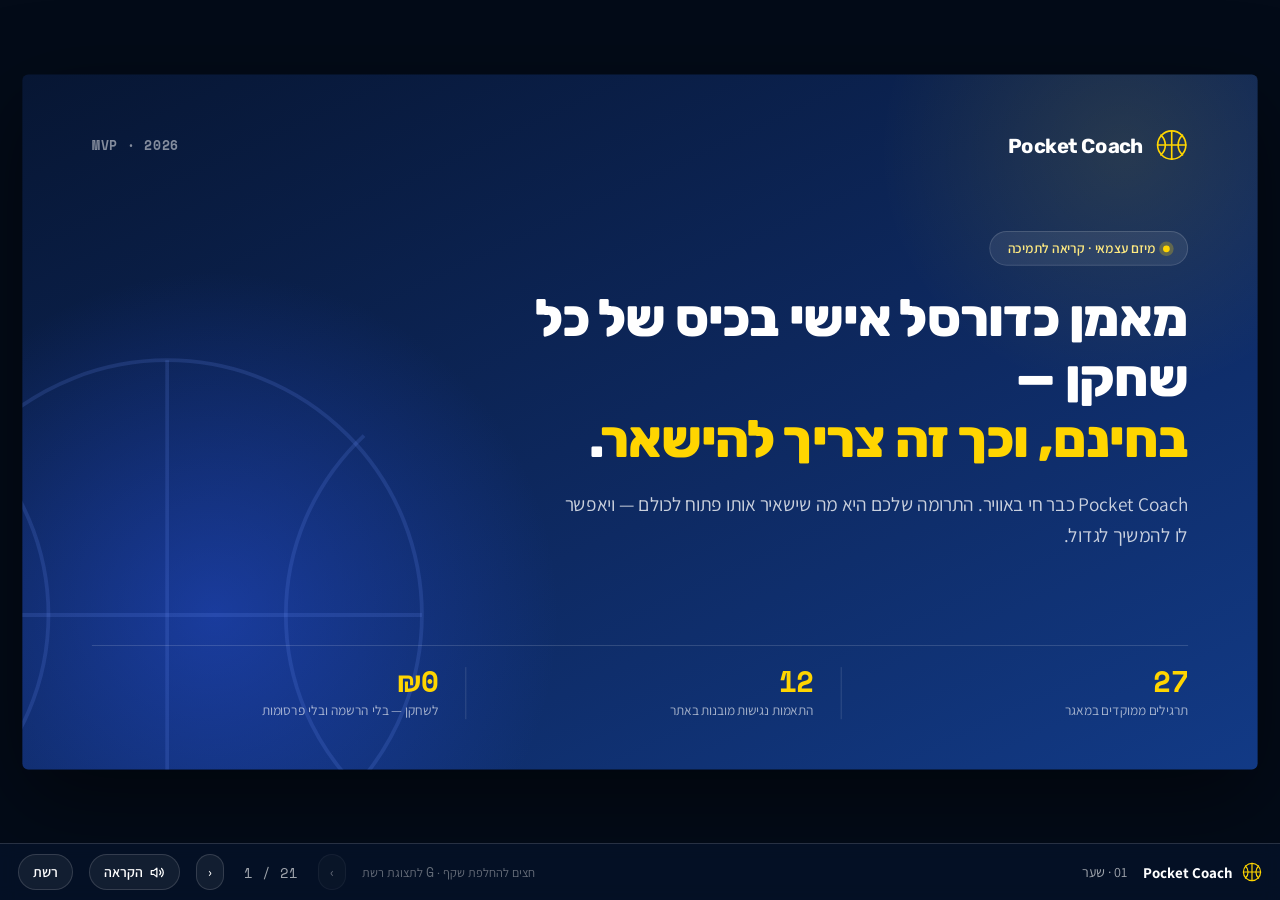
<file: deck.html>
<!doctype html>
<html lang="he" dir="rtl">
<head>
<meta charset="utf-8">
<meta name="viewport" content="width=device-width, initial-scale=1">
<meta name="description" content="מצגת התמיכה של Pocket Coach — מאמן כדורסל אישי בכיס, בחינם לכל שחקן.">
<title>מצגת התמיכה של Pocket Coach</title>
<meta property="og:title" content="מצגת התמיכה של Pocket Coach">
<meta property="og:description" content="21 שקפים על Pocket Coach — מה האתר עושה, ולמה תרומה משנה.">
<meta property="og:type" content="website">
<link rel="icon" href="data:image/svg+xml,%3Csvg xmlns='http://www.w3.org/2000/svg' viewBox='0 0 100 100'%3E%3Ctext y='.9em' font-size='90'%3E%F0%9F%8F%80%3C/text%3E%3C/svg%3E">
<style>
  *, *::before, *::after { box-sizing: border-box; }
  html { color-scheme: light dark; }
  body { margin: 0; }
  img { max-width: 100%; }
  [hidden] { display: none !important; }
</style>
</head>
<body>
<style>
  :root {
    --ink: #071633; --navy: #0E2A63; --blue: #2D5BFF; --blue-light: #6E93FF;
    --yellow: #FFD500; --cloud: #F5F7FF; --stage: #030B18;
    --chrome: rgba(255,255,255,.06); --chrome-line: rgba(255,255,255,.14);
    --chrome-text: rgba(255,255,255,.62);
  }
  * { box-sizing: border-box; }
  html, body { height: 100%; }
  body {
    margin: 0; background: var(--stage); color: #FFFFFF;
    font-family: 'Assistant', 'Arial Hebrew', system-ui, sans-serif;
    overflow: hidden;
  }
  /* digits read LTR; 'Assistant' catches ₪ and Hebrew, which Space Mono lacks.
     direction:ltr also flips a block's start edge, so realign to the RTL side. */
  .num { font-family: 'Space Mono', 'Assistant', ui-monospace, monospace;
         direction: ltr; unicode-bidi: isolate; text-align: right; }

  .app { display: flex; flex-direction: column; height: 100%; }
  .deck { position: relative; flex: 1; min-height: 0; }
  .frame {
    position: absolute; inset: 0; display: none;
    align-items: center; justify-content: center; overflow: hidden;
  }
  .frame.is-active { display: flex; }
  .slide {
    width: 1280px; height: 720px; flex: none;
    transform: scale(var(--s, 1)); transform-origin: center center;
    border-radius: 6px; overflow: hidden;
    box-shadow: 0 30px 90px rgba(0,0,0,.5);
  }

  /* ---- grid overview ---- */
  .deck.is-grid { display: grid; overflow-y: auto; align-content: start;
    grid-template-columns: repeat(auto-fill, minmax(248px, 1fr)); gap: 16px; padding: 20px; }
  .deck.is-grid .frame {
    position: static; display: block; aspect-ratio: 16 / 9; cursor: pointer;
    border-radius: 8px; border: 2px solid transparent; background: #0B1A33;
  }
  .deck.is-grid .frame:hover, .deck.is-grid .frame:focus-visible { border-color: var(--yellow); outline: none; }
  .deck.is-grid .frame.is-active { border-color: var(--blue-light); }
  .deck.is-grid .slide {
    transform: scale(var(--gs, .2)); transform-origin: top left;
    border-radius: 0; box-shadow: none;
  }

  /* ---- chrome ---- */
  .bar {
    flex: none; display: flex; align-items: center; gap: 16px;
    padding: 10px 18px; border-top: 1px solid var(--chrome-line);
    background: rgba(7,22,51,.5); backdrop-filter: blur(8px);
  }
  .brand { display: flex; align-items: center; gap: 9px; font-weight: 700; font-size: 15px; }
  .bar .title { font-size: 14px; color: var(--chrome-text); flex: 1;
    white-space: nowrap; overflow: hidden; text-overflow: ellipsis; }
  .btn {
    display: inline-flex; align-items: center; justify-content: center; gap: 7px;
    background: var(--chrome); border: 1px solid var(--chrome-line); color: #FFFFFF;
    border-radius: 100px; padding: 8px 14px; font: inherit; font-size: 14px; font-weight: 600;
    cursor: pointer; transition: background .15s ease;
  }
  .btn:hover:not(:disabled) { background: rgba(255,255,255,.13); }
  .btn:disabled { opacity: .35; cursor: default; }
  .btn:focus-visible { outline: 2px solid var(--yellow); outline-offset: 2px; }
  .btn.icon { padding: 8px 11px; }
  .btn[aria-pressed="true"] { background: var(--yellow); color: var(--ink); border-color: var(--yellow); }
  .counter { font-size: 14px; color: var(--chrome-text); min-width: 62px; text-align: center; }
  .hint { font-size: 12.5px; color: rgba(255,255,255,.38); }
  @media (max-width: 720px) { .hint, .bar .title { display: none; } }
  @media (prefers-reduced-motion: reduce) { * { transition: none !important; } }

  @media print {
    body { overflow: visible; background: #FFFFFF; }
    .bar { display: none; }
    .deck, .deck.is-grid { display: block; overflow: visible; padding: 0; }
    .frame { position: static; display: block !important; page-break-after: always;
      aspect-ratio: auto; border: 0; width: 1280px; height: 720px; overflow: hidden; }
    .slide { transform: none; box-shadow: none; border-radius: 0; }
    @page { size: 1280px 720px; margin: 0; }
  }
</style>
<link rel="preconnect" href="https://fonts.googleapis.com">
<link rel="preconnect" href="https://fonts.gstatic.com" crossorigin>
<link rel="stylesheet" href="https://fonts.googleapis.com/css2?family=Rubik:wght@400;500;600;700;800;900&family=Assistant:wght@400;500;600;700;800&family=Space+Mono:wght@400;700&display=swap">

<div class="app">
  <div class="deck" id="deck">
    <div class="frame is-active" data-i="0">
<div class="slide" dir="rtl" lang="he" style="position: relative; width: 1280px; height: 720px; overflow: hidden; background: linear-gradient(155deg, #071633 0%, #0E2A63 58%, #123A86 100%); font-family: 'Assistant', 'Arial Hebrew', sans-serif; color: #FFFFFF;">
  <div style="position: absolute; left: -170px; bottom: -210px; width: 740px; height: 740px; border-radius: 50%; background: radial-gradient(circle, rgba(45,91,255,.40), rgba(45,91,255,0) 68%);"></div>
  <div style="position: absolute; right: -130px; top: -190px; width: 540px; height: 540px; border-radius: 50%; background: radial-gradient(circle, rgba(255,213,0,.11), rgba(255,213,0,0) 66%);"></div>
  <svg width="600" height="600" viewBox="0 0 200 200" style="position: absolute; left: -150px; bottom: -140px;" fill="none" stroke="#6E93FF" stroke-opacity="0.16" stroke-width="1.3" aria-hidden="true">
    <circle cx="100" cy="100" r="88" /><path d="M100 12 V188" /><path d="M12 100 H188" />
    <path d="M32 38 C 68 72, 68 128, 32 162" /><path d="M168 38 C 132 72, 132 128, 168 162" />
  </svg>
  <div style="position: relative; z-index: 2; height: 100%; padding: 56px 72px 52px; display: flex; flex-direction: column; justify-content: space-between;">
    <div style="display: flex; align-items: center; justify-content: space-between;">
      <div style="display: flex; align-items: center; gap: 12px;">
        <svg width="34" height="34" viewBox="0 0 200 200" fill="none" stroke="#FFD500" stroke-width="10" stroke-linecap="round" aria-hidden="true">
          <circle cx="100" cy="100" r="86" /><path d="M100 14 V186" /><path d="M14 100 H186" />
          <path d="M34 40 C 70 73, 70 127, 34 160" /><path d="M166 40 C 130 73, 130 127, 166 160" />
        </svg>
        <span style="font-family: 'Rubik', 'Arial Hebrew', sans-serif; font-size: 21px; font-weight: 700; letter-spacing: -0.01em;">Pocket Coach</span>
      </div>
      <span class="num" style="font-size: 13px; font-weight: 700; letter-spacing: .08em; color: rgba(255,255,255,.5);">MVP · 2026</span>
    </div>

    <div style="max-width: 800px;">
      <div style="display: inline-flex; align-items: center; gap: 8px; background: rgba(255,255,255,.08); border: 1px solid rgba(255,255,255,.14); color: #FFEA80; font-weight: 600; font-size: 14px; padding: 8px 18px; border-radius: 100px; margin-bottom: 24px;">
        <span style="width: 7px; height: 7px; border-radius: 50%; background: #FFD500; box-shadow: 0 0 0 4px rgba(255,213,0,.25);"></span>
        מיזם עצמאי · קריאה לתמיכה
      </div>
      <h1 style="font-family: 'Rubik', 'Arial Hebrew', sans-serif; font-size: 54px; font-weight: 800; line-height: 1.15; letter-spacing: -0.015em; margin: 0 0 20px; text-wrap: pretty;">
        מאמן כדורסל אישי בכיס של כל שחקן —<br />
        <span style="color: #FFD500;">בחינם, וכך זה צריך להישאר</span>.
      </h1>
      <p style="font-size: 20px; line-height: 1.6; color: rgba(255,255,255,.78); max-width: 660px; margin: 0 0 26px;">
        Pocket Coach כבר חי באוויר. התרומה שלכם היא מה שישאיר אותו פתוח לכולם — ויאפשר לו להמשיך לגדול.
      </p>
    </div>

    <div style="display: flex; align-items: stretch; gap: 0; border-top: 1px solid rgba(255,255,255,.14); padding-top: 22px;">
      <div style="flex: 1;">
        <div class="num" style="font-size: 30px; font-weight: 700; color: #FFD500; line-height: 1;">27</div>
        <div style="font-size: 14px; color: rgba(255,255,255,.62); margin-top: 6px;">תרגילים ממוקדים במאגר</div>
      </div>
      <div style="width: 1px; background: rgba(255,255,255,.14);"></div>
      <div style="flex: 1; padding-right: 28px;">
        <div class="num" style="font-size: 30px; font-weight: 700; color: #FFD500; line-height: 1;">12</div>
        <div style="font-size: 14px; color: rgba(255,255,255,.62); margin-top: 6px;">התאמות נגישות מובנות באתר</div>
      </div>
      <div style="width: 1px; background: rgba(255,255,255,.14);"></div>
      <div style="flex: 1; padding-right: 28px;">
        <div class="num" style="font-size: 30px; font-weight: 700; color: #FFD500; line-height: 1;">₪0</div>
        <div style="font-size: 14px; color: rgba(255,255,255,.62); margin-top: 6px;">לשחקן — בלי הרשמה ובלי פרסומות</div>
      </div>
    </div>
  </div>
</div>
    </div>
    <div class="frame" data-i="1">
<div class="slide" dir="rtl" lang="he" style="position: relative; width: 1280px; height: 720px; overflow: hidden; background: #F5F7FF; font-family: 'Assistant', 'Arial Hebrew', sans-serif; color: #071633;">
  <div style="height: 100%; padding: 60px 72px 56px; display: flex; flex-direction: column;">
    <div>
      <span class="num" style="display: inline-block; font-size: 13px; font-weight: 700; letter-spacing: .08em; color: #2D5BFF; background: rgba(45,91,255,.09); padding: 7px 15px; border-radius: 100px; margin-bottom: 18px;">במשפט אחד</span>
      <h2 style="font-family: 'Rubik', 'Arial Hebrew', sans-serif; font-size: 44px; font-weight: 800; line-height: 1.16; letter-spacing: -0.015em; margin: 0 0 16px; max-width: 900px; text-wrap: pretty;">
        מתארים מה קשה במגרש. מקבלים תרגיל — לא בזבוז זמן.
      </h2>
      <p style="font-size: 19px; line-height: 1.6; color: #5B6B95; max-width: 780px; margin: 0;">
        אתר חינמי שנותן לכל שחקן כדורסל את מה שהיה שמור עד היום למי שיכול לשלם למאמן פרטי: תרגיל מדויק לבעיה שלו, ברגע שהוא צריך אותו.
      </p>
    </div>

    <div style="display: grid; grid-template-columns: repeat(3, minmax(0, 1fr)); gap: 22px; margin-top: 40px;">
      <div style="background: #FFFFFF; border-radius: 16px; padding: 28px 24px; box-shadow: 0 14px 34px rgba(7,22,51,.10);">
        <svg width="26" height="26" viewBox="0 0 24 24" fill="none" stroke="#2D5BFF" stroke-width="1.8" stroke-linecap="round" stroke-linejoin="round" style="margin-bottom: 16px;" aria-hidden="true">
          <path d="M4 5h16" /><path d="M4 10h16" /><path d="M4 15h9" /><circle cx="18.5" cy="17.5" r="3.5" /><path d="M21 20l2 2" />
        </svg>
        <h3 style="font-family: 'Rubik', 'Arial Hebrew', sans-serif; font-size: 21px; font-weight: 700; margin: 0 0 9px;">מתארים בשפה שלכם</h3>
        <p style="font-size: 16px; line-height: 1.58; color: #5B6B95; margin: 0;">כדרור, קליעה, לחץ לפני משחק — כותבים במילים רגילות, בלי מונחים מקצועיים ובלי לדעת מה לחפש.</p>
      </div>
      <div style="background: #FFFFFF; border-radius: 16px; padding: 28px 24px; box-shadow: 0 14px 34px rgba(7,22,51,.10);">
        <svg width="26" height="26" viewBox="0 0 24 24" fill="none" stroke="#2D5BFF" stroke-width="1.8" stroke-linecap="round" stroke-linejoin="round" style="margin-bottom: 16px;" aria-hidden="true">
          <circle cx="12" cy="12" r="9" /><circle cx="12" cy="12" r="4.5" /><circle cx="12" cy="12" r="1" fill="currentColor" />
        </svg>
        <h3 style="font-family: 'Rubik', 'Arial Hebrew', sans-serif; font-size: 21px; font-weight: 700; margin: 0 0 9px;">מקבלים תרגיל מדויק</h3>
        <p style="font-size: 16px; line-height: 1.58; color: #5B6B95; margin: 0;">מתוך מאגר של <span class="num" style="font-weight: 700; color: #071633;">27</span> תרגילים ממוקדים — לא סרטון אקראי מתוך אלפי תוצאות.</p>
      </div>
      <div style="background: #FFFFFF; border-radius: 16px; padding: 28px 24px; box-shadow: 0 14px 34px rgba(7,22,51,.10);">
        <svg width="26" height="26" viewBox="0 0 24 24" fill="none" stroke="#2D5BFF" stroke-width="1.8" stroke-linecap="round" stroke-linejoin="round" style="margin-bottom: 16px;" aria-hidden="true">
          <circle cx="12" cy="13" r="8" /><path d="M12 9v4l2.5 2" /><path d="M9 2h6" />
        </svg>
        <h3 style="font-family: 'Rubik', 'Arial Hebrew', sans-serif; font-size: 21px; font-weight: 700; margin: 0 0 9px;">מתאמנים מיד</h3>
        <p style="font-size: 16px; line-height: 1.58; color: #5B6B95; margin: 0;">טיימר מובנה על המסך ומועדפים ששמורים בדפדפן — בלי הרשמה, בלי סיסמה, בלי חיכוך.</p>
      </div>
    </div>

    <div style="margin-top: auto; display: flex; align-items: center; gap: 14px; border-top: 1px solid rgba(7,22,51,.1); padding-top: 20px;">
      <span style="font-size: 15px; font-weight: 700;">המאגר היום:</span>
      <span style="font-size: 15px; color: #5B6B95;"><span class="num" style="font-weight: 700; color: #071633;">15</span> תרגילי טכניקה · <span class="num" style="font-weight: 700; color: #071633;">7</span> תרגילי קליעה · <span class="num" style="font-weight: 700; color: #071633;">5</span> כלים מנטליים להרגעה</span>
    </div>
    <span class="num" style="position: absolute; bottom: 26px; left: 72px; font-size: 13px; color: #5B6B95;">02 / 21</span>
  </div>
</div>
    </div>
    <div class="frame" data-i="2">
<div class="slide" dir="rtl" lang="he" style="position: relative; width: 1280px; height: 720px; overflow: hidden; background: #16213A; font-family: 'Assistant', 'Arial Hebrew', sans-serif; color: #FFFFFF;">
  <div style="position: absolute; left: -140px; top: -160px; width: 520px; height: 520px; border-radius: 50%; background: radial-gradient(circle, rgba(45,91,255,.22), rgba(45,91,255,0) 68%);"></div>
  <div style="position: relative; z-index: 2; height: 100%; padding: 60px 72px 56px; display: flex; flex-direction: column;">
    <div>
      <span class="num" style="display: inline-block; font-size: 13px; font-weight: 700; letter-spacing: .08em; color: #FFEA80; background: rgba(255,213,0,.12); padding: 7px 15px; border-radius: 100px; margin-bottom: 18px;">הבעיה</span>
      <h2 style="font-family: 'Rubik', 'Arial Hebrew', sans-serif; font-size: 44px; font-weight: 800; line-height: 1.16; letter-spacing: -0.015em; margin: 0 0 16px; max-width: 880px;">
        שעה במגרש, ואפס התקדמות אמיתית
      </h2>
      <p style="font-size: 19px; line-height: 1.6; color: rgba(255,255,255,.72); max-width: 820px; margin: 0;">
        שחקנים מגיעים למגרש, זורקים קצת לסל בלי תוכנית — ואחרי חודשים של "אימונים" הם בדיוק באותה נקודה. אין להם מי שיגיד להם על מה לעבוד עכשיו.
      </p>
    </div>

    <div style="display: grid; grid-template-columns: repeat(3, minmax(0, 1fr)); gap: 20px; margin-top: 38px;">
      <div style="background: rgba(255,255,255,.05); border: 1px solid rgba(255,255,255,.12); border-radius: 16px; padding: 26px 24px;">
        <div class="num" style="font-size: 13px; font-weight: 700; color: #FFD500; margin-bottom: 12px;">01</div>
        <h3 style="font-family: 'Rubik', 'Arial Hebrew', sans-serif; font-size: 20px; font-weight: 700; margin: 0 0 9px;">אימון בלי כיוון</h3>
        <p style="font-size: 16px; line-height: 1.58; color: rgba(255,255,255,.66); margin: 0;">זורקים לסל בלי תוכנית, וחוזרים הביתה בלי לדעת אם משהו השתפר. הזמן במגרש פשוט מתבזבז.</p>
      </div>
      <div style="background: rgba(255,255,255,.05); border: 1px solid rgba(255,255,255,.12); border-radius: 16px; padding: 26px 24px;">
        <div class="num" style="font-size: 13px; font-weight: 700; color: #FFD500; margin-bottom: 12px;">02</div>
        <h3 style="font-family: 'Rubik', 'Arial Hebrew', sans-serif; font-size: 20px; font-weight: 700; margin: 0 0 9px;">מאמן פרטי — מחוץ להישג יד</h3>
        <p style="font-size: 16px; line-height: 1.58; color: rgba(255,255,255,.66); margin: 0;">מאות שקלים לאימון בודד, ורק לפי היומן של המאמן. עבור רוב המשפחות זו פשוט לא אפשרות.</p>
      </div>
      <div style="background: rgba(255,255,255,.05); border: 1px solid rgba(255,255,255,.12); border-radius: 16px; padding: 26px 24px;">
        <div class="num" style="font-size: 13px; font-weight: 700; color: #FFD500; margin-bottom: 12px;">03</div>
        <h3 style="font-family: 'Rubik', 'Arial Hebrew', sans-serif; font-size: 20px; font-weight: 700; margin: 0 0 9px;">יוטיוב מציף, לא עוזר</h3>
        <p style="font-size: 16px; line-height: 1.58; color: rgba(255,255,255,.66); margin: 0;">אלפי סרטונים כלליים, בלי מענה לבעיה הספציפית ובלי מי שיגיד כמה חזרות באמת לעשות.</p>
      </div>
    </div>

    <div style="margin-top: auto; display: flex; align-items: center; gap: 16px; border-top: 1px solid rgba(255,255,255,.14); padding-top: 22px;">
      <span style="width: 4px; height: 34px; border-radius: 4px; background: #FFD500;"></span>
      <p style="font-size: 19px; font-weight: 700; margin: 0;">כל שחקן שמוותר בגלל זה — הוא הסיבה שהאתר קיים.</p>
    </div>
    <span class="num" style="position: absolute; bottom: 26px; left: 72px; font-size: 13px; color: rgba(255,255,255,.45);">03 / 21</span>
  </div>
</div>
    </div>
    <div class="frame" data-i="3">
<div class="slide" dir="rtl" lang="he" style="position: relative; width: 1280px; height: 720px; overflow: hidden; background: #FFFFFF; font-family: 'Assistant', 'Arial Hebrew', sans-serif; color: #071633;">
  <div style="position: relative; z-index: 2; height: 100%; padding: 60px 72px 56px; display: flex; flex-direction: column;">
    <div>
      <span class="num" style="display: inline-block; font-size: 13px; font-weight: 700; letter-spacing: .08em; color: #2D5BFF; background: rgba(45,91,255,.09); padding: 7px 15px; border-radius: 100px; margin-bottom: 18px;">למי זה מיועד</span>
      <h2 style="font-family: 'Rubik', 'Arial Hebrew', sans-serif; font-size: 42px; font-weight: 800; line-height: 1.16; letter-spacing: -0.015em; margin: 0 0 14px; max-width: 880px; text-wrap: pretty;">שני סוגי שחקנים, אותו צורך בדיוק</h2>
      <p style="font-size: 18px; line-height: 1.6; color: #5B6B95; max-width: 820px; margin: 0;">מגרש השכונה והליגה החובבנית — שניהם רוצים להשתפר, ואף אחד מהם לא מתכוון לשלם על זה הון.</p>
    </div>
    <div style="display: grid; grid-template-columns: repeat(2, minmax(0, 1fr)); gap: 24px; margin-top: 36px;">
      <div style="background: #FFFFFF; border-radius: 16px; box-shadow: 0 14px 34px rgba(7,22,51,.10); padding: 34px 30px;">
        <span class="num" style="display: inline-block; font-size: 12.5px; font-weight: 700; letter-spacing: .06em; color: #FFFFFF; background: #0E2A63; padding: 5px 13px; border-radius: 100px; margin-bottom: 16px;">גילאי 10–18</span>
        <h3 style="font-family: 'Rubik', 'Arial Hebrew', sans-serif; font-size: 26px; font-weight: 700; margin: 0 0 18px;">שחקני נוער ושכונה</h3>
        <ul style="list-style: none; margin: 0; padding: 0;">
        <li style="display: flex; gap: 11px; align-items: flex-start; margin-bottom: 12px;">
          <svg width="19" height="19" viewBox="0 0 24 24" fill="none" stroke="#2D5BFF" stroke-width="2.2" stroke-linecap="round" stroke-linejoin="round" style="flex: none; margin-top: 3px;" aria-hidden="true"><path d="M4 12.5l5 5L20 6.5" /></svg>
          <span style="font-size: 16.5px; line-height: 1.5; color: #5B6B95;">רוצים להשתפר ולהתבלט מול החברים על המגרש</span>
        </li>
        <li style="display: flex; gap: 11px; align-items: flex-start; margin-bottom: 12px;">
          <svg width="19" height="19" viewBox="0 0 24 24" fill="none" stroke="#2D5BFF" stroke-width="2.2" stroke-linecap="round" stroke-linejoin="round" style="flex: none; margin-top: 3px;" aria-hidden="true"><path d="M4 12.5l5 5L20 6.5" /></svg>
          <span style="font-size: 16.5px; line-height: 1.5; color: #5B6B95;">אין תקציב למאמן אישי פרטי</span>
        </li>
        <li style="display: flex; gap: 11px; align-items: flex-start; margin-bottom: 12px;">
          <svg width="19" height="19" viewBox="0 0 24 24" fill="none" stroke="#2D5BFF" stroke-width="2.2" stroke-linecap="round" stroke-linejoin="round" style="flex: none; margin-top: 3px;" aria-hidden="true"><path d="M4 12.5l5 5L20 6.5" /></svg>
          <span style="font-size: 16.5px; line-height: 1.5; color: #5B6B95;">צריכים תרגיל קצר וברור — לא סרטון של 20 דקות</span>
        </li>
        </ul>
      </div>
      <div style="background: #FFFFFF; border-radius: 16px; box-shadow: 0 14px 34px rgba(7,22,51,.10); padding: 34px 30px;">
        <span class="num" style="display: inline-block; font-size: 12.5px; font-weight: 700; letter-spacing: .06em; color: #FFFFFF; background: #0E2A63; padding: 5px 13px; border-radius: 100px; margin-bottom: 16px;">גילאי 18+</span>
        <h3 style="font-family: 'Rubik', 'Arial Hebrew', sans-serif; font-size: 26px; font-weight: 700; margin: 0 0 18px;">חובבים ומבוגרים</h3>
        <ul style="list-style: none; margin: 0; padding: 0;">
        <li style="display: flex; gap: 11px; align-items: flex-start; margin-bottom: 12px;">
          <svg width="19" height="19" viewBox="0 0 24 24" fill="none" stroke="#2D5BFF" stroke-width="2.2" stroke-linecap="round" stroke-linejoin="round" style="flex: none; margin-top: 3px;" aria-hidden="true"><path d="M4 12.5l5 5L20 6.5" /></svg>
          <span style="font-size: 16.5px; line-height: 1.5; color: #5B6B95;">משחקים בערבים ובסופ"שים עם חברים</span>
        </li>
        <li style="display: flex; gap: 11px; align-items: flex-start; margin-bottom: 12px;">
          <svg width="19" height="19" viewBox="0 0 24 24" fill="none" stroke="#2D5BFF" stroke-width="2.2" stroke-linecap="round" stroke-linejoin="round" style="flex: none; margin-top: 3px;" aria-hidden="true"><path d="M4 12.5l5 5L20 6.5" /></svg>
          <span style="font-size: 16.5px; line-height: 1.5; color: #5B6B95;">רוצים לתקן טעות ספציפית ולנצח, לא "להתאמן בכללי"</span>
        </li>
        <li style="display: flex; gap: 11px; align-items: flex-start; margin-bottom: 12px;">
          <svg width="19" height="19" viewBox="0 0 24 24" fill="none" stroke="#2D5BFF" stroke-width="2.2" stroke-linecap="round" stroke-linejoin="round" style="flex: none; margin-top: 3px;" aria-hidden="true"><path d="M4 12.5l5 5L20 6.5" /></svg>
          <span style="font-size: 16.5px; line-height: 1.5; color: #5B6B95;">מחפשים פתרון מהיר בלי להתחייב למאמן קבוע</span>
        </li>
        </ul>
      </div>
    </div>
    <span class="num" style="position: absolute; bottom: 26px; left: 72px; font-size: 13px; color: #5B6B95;">04 / 21</span>
  </div>
</div>
    </div>
    <div class="frame" data-i="4">
<div class="slide" dir="rtl" lang="he" style="position: relative; width: 1280px; height: 720px; overflow: hidden; background: #F5F7FF; font-family: 'Assistant', 'Arial Hebrew', sans-serif; color: #071633;">
  <div style="position: relative; z-index: 2; height: 100%; padding: 60px 72px 56px; display: flex; flex-direction: column;">
    <div>
      <span class="num" style="display: inline-block; font-size: 13px; font-weight: 700; letter-spacing: .08em; color: #2D5BFF; background: rgba(45,91,255,.09); padding: 7px 15px; border-radius: 100px; margin-bottom: 18px;">החלופות</span>
      <h2 style="font-family: 'Rubik', 'Arial Hebrew', sans-serif; font-size: 42px; font-weight: 800; line-height: 1.16; letter-spacing: -0.015em; margin: 0 0 14px; max-width: 880px; text-wrap: pretty;">למה לא פשוט לשכור מאמן, או לחפש בגוגל?</h2>
      <p style="font-size: 18px; line-height: 1.6; color: #5B6B95; max-width: 820px; margin: 0;">שתי האפשרויות הקיימות פותרות חצי מהבעיה — במחיר גבוה, או בזמן שאין לשחקנים.</p>
    </div>
    <div style="display: grid; grid-template-columns: repeat(3, minmax(0, 1fr)); gap: 20px; margin-top: 30px; align-items: start;">
      <div style="background: #FFFFFF; box-shadow: 0 14px 34px rgba(7,22,51,.08); border-radius: 20px; padding: 26px 24px 20px;">
        <h3 style="font-family: 'Rubik', 'Arial Hebrew', sans-serif; font-size: 23px; font-weight: 700; margin: 0 0 12px;">מאמן פרטי</h3>
        <div style="padding: 14px 0; border-top: 1px solid rgba(7,22,51,.08);">
          <div style="font-size: 12.5px; color: #5B6B95; margin-bottom: 4px;">מחיר</div>
          <div style="font-size: 16px; font-weight: 600; color: #071633; line-height: 1.4;">מאות ש"ח לאימון בודד</div>
        </div>
        <div style="padding: 14px 0; border-top: 1px solid rgba(7,22,51,.08);">
          <div style="font-size: 12.5px; color: #5B6B95; margin-bottom: 4px;">זמינות</div>
          <div style="font-size: 16px; font-weight: 600; color: #071633; line-height: 1.4;">רק לפי יומן המאמן</div>
        </div>
        <div style="padding: 14px 0; border-top: 1px solid rgba(7,22,51,.08);">
          <div style="font-size: 12.5px; color: #5B6B95; margin-bottom: 4px;">התאמה אישית</div>
          <div style="font-size: 16px; font-weight: 600; color: #071633; line-height: 1.4;">גבוהה, אבל יקרה מדי לשימוש קבוע</div>
        </div>
        <div style="padding: 14px 0; border-top: 1px solid rgba(7,22,51,.08);">
          <div style="font-size: 12.5px; color: #5B6B95; margin-bottom: 4px;">זמן עד תרגול</div>
          <div style="font-size: 16px; font-weight: 600; color: #071633; line-height: 1.4;">ימים, עד לתיאום</div>
        </div>
      </div>
      <div style="background: #FFFFFF; box-shadow: 0 14px 34px rgba(7,22,51,.08); border-radius: 20px; padding: 26px 24px 20px;">
        <h3 style="font-family: 'Rubik', 'Arial Hebrew', sans-serif; font-size: 23px; font-weight: 700; margin: 0 0 12px;">יוטיוב וטיקטוק</h3>
        <div style="padding: 14px 0; border-top: 1px solid rgba(7,22,51,.08);">
          <div style="font-size: 12.5px; color: #5B6B95; margin-bottom: 4px;">מחיר</div>
          <div style="font-size: 16px; font-weight: 600; color: #071633; line-height: 1.4;">חינם</div>
        </div>
        <div style="padding: 14px 0; border-top: 1px solid rgba(7,22,51,.08);">
          <div style="font-size: 12.5px; color: #5B6B95; margin-bottom: 4px;">זמינות</div>
          <div style="font-size: 16px; font-weight: 600; color: #071633; line-height: 1.4;">תמיד זמין</div>
        </div>
        <div style="padding: 14px 0; border-top: 1px solid rgba(7,22,51,.08);">
          <div style="font-size: 12.5px; color: #5B6B95; margin-bottom: 4px;">התאמה אישית</div>
          <div style="font-size: 16px; font-weight: 600; color: #071633; line-height: 1.4;">כללית — לא לפי הבעיה הספציפית שלכם</div>
        </div>
        <div style="padding: 14px 0; border-top: 1px solid rgba(7,22,51,.08);">
          <div style="font-size: 12.5px; color: #5B6B95; margin-bottom: 4px;">זמן עד תרגול</div>
          <div style="font-size: 16px; font-weight: 600; color: #071633; line-height: 1.4;">שעות של חיפוש בין אלפי סרטונים</div>
        </div>
      </div>
      <div style="background: linear-gradient(160deg, #0E2A63, #123A86); color: #FFFFFF; box-shadow: 0 20px 46px rgba(7,22,51,.26); border-radius: 20px; padding: 26px 24px 20px;">
        <div><span style="display: inline-block; font-size: 12px; font-weight: 700; color: #071633; background: #2D5BFF; padding: 4px 11px; border-radius: 100px; margin-bottom: 8px;">מאמן אישי בכיס</span></div><h3 style="font-family: 'Rubik', 'Arial Hebrew', sans-serif; font-size: 23px; font-weight: 700; margin: 0 0 12px;">Pocket Coach</h3>
        <div style="padding: 14px 0; border-top: 1px solid rgba(255,255,255,.14);">
          <div style="font-size: 12.5px; color: rgba(255,255,255,.55); margin-bottom: 4px;">מחיר</div>
          <div style="font-size: 16px; font-weight: 600; color: #FFFFFF; line-height: 1.4;">חינם, לכל שחקן</div>
        </div>
        <div style="padding: 14px 0; border-top: 1px solid rgba(255,255,255,.14);">
          <div style="font-size: 12.5px; color: rgba(255,255,255,.55); margin-bottom: 4px;">זמינות</div>
          <div style="font-size: 16px; font-weight: 600; color: #FFFFFF; line-height: 1.4;">24/7, ישר מהטלפון על המגרש</div>
        </div>
        <div style="padding: 14px 0; border-top: 1px solid rgba(255,255,255,.14);">
          <div style="font-size: 12.5px; color: rgba(255,255,255,.55); margin-bottom: 4px;">התאמה אישית</div>
          <div style="font-size: 16px; font-weight: 600; color: #FFFFFF; line-height: 1.4;">מדויקת לפי מה שתיארתם ברגע הזה</div>
        </div>
        <div style="padding: 14px 0; border-top: 1px solid rgba(255,255,255,.14);">
          <div style="font-size: 12.5px; color: rgba(255,255,255,.55); margin-bottom: 4px;">זמן עד תרגול</div>
          <div style="font-size: 16px; font-weight: 600; color: #FFFFFF; line-height: 1.4;">פחות מדקה</div>
        </div>
      </div>
    </div>
    <span class="num" style="position: absolute; bottom: 26px; left: 72px; font-size: 13px; color: #5B6B95;">05 / 21</span>
  </div>
</div>
    </div>
    <div class="frame" data-i="5">
<div class="slide" dir="rtl" lang="he" style="position: relative; width: 1280px; height: 720px; overflow: hidden; background: linear-gradient(155deg, #071633 0%, #0E2A63 100%); font-family: 'Assistant', 'Arial Hebrew', sans-serif; color: #FFFFFF;">
  <div style="position: absolute; left: -150px; bottom: -190px; width: 620px; height: 620px; border-radius: 50%; background: radial-gradient(circle, rgba(45,91,255,.30), rgba(45,91,255,0) 68%);"></div>
  <div style="position: relative; z-index: 2; height: 100%; padding: 60px 72px 56px; display: flex; flex-direction: column;">
    <div>
      <span class="num" style="display: inline-block; font-size: 13px; font-weight: 700; letter-spacing: .08em; color: #FFEA80; background: rgba(255,213,0,.12); padding: 7px 15px; border-radius: 100px; margin-bottom: 18px;">סיור באתר</span>
      <h2 style="font-family: 'Rubik', 'Arial Hebrew', sans-serif; font-size: 42px; font-weight: 800; line-height: 1.16; letter-spacing: -0.015em; margin: 0 0 14px;">האתר כולו — עמוד אחד, אחת עשרה תחנות</h2>
      <p style="font-size: 18px; line-height: 1.6; color: rgba(255,255,255,.72); max-width: 880px; margin: 0 0 26px;">
        הכול חי ועובד עכשיו, בלי הרשמה. הקישור בשקף האחרון פותח את האתר עם <strong style="color: #FFFFFF;">סיור מודרך</strong> — חץ אחד בכל לחיצה על המסך, שמסביר מה כל רכיב עושה. כל שקף מכאן והלאה מתאר תחנה אחת בסיור.
      </p>
    </div>
    <div style="display: grid; grid-template-columns: repeat(3, minmax(0, 1fr)); gap: 11px;">
      <div style="display: flex; align-items: flex-start; gap: 12px; background: rgba(255,255,255,.05); border: 1px solid rgba(255,255,255,.1); border-radius: 12px; padding: 13px 15px;">
        <span class="num" style="flex: none; font-size: 12px; font-weight: 700; color: #FFD500; margin-top: 3px;">01</span>
        <div>
          <div style="font-size: 15.5px; font-weight: 700; line-height: 1.3;">פתיחה</div>
          <div style="font-size: 13px; color: rgba(255,255,255,.6); line-height: 1.4; margin-top: 3px;">ההבטחה במשפט אחד, וניווט לכל התחנות</div>
        </div>
      </div>
      <div style="display: flex; align-items: flex-start; gap: 12px; background: rgba(255,255,255,.05); border: 1px solid rgba(255,255,255,.1); border-radius: 12px; padding: 13px 15px;">
        <span class="num" style="flex: none; font-size: 12px; font-weight: 700; color: #FFD500; margin-top: 3px;">02</span>
        <div>
          <div style="font-size: 15.5px; font-weight: 700; line-height: 1.3;">נסו בעצמכם</div>
          <div style="font-size: 13px; color: rgba(255,255,255,.6); line-height: 1.4; margin-top: 3px;">הדגמה חיה: חיפוש, סינון, טיימר ומועדפים</div>
        </div>
      </div>
      <div style="display: flex; align-items: flex-start; gap: 12px; background: rgba(255,255,255,.05); border: 1px solid rgba(255,255,255,.1); border-radius: 12px; padding: 13px 15px;">
        <span class="num" style="flex: none; font-size: 12px; font-weight: 700; color: #FFD500; margin-top: 3px;">03</span>
        <div>
          <div style="font-size: 15.5px; font-weight: 700; line-height: 1.3;">הבעיה</div>
          <div style="font-size: 13px; color: rgba(255,255,255,.6); line-height: 1.4; margin-top: 3px;">למה שעה במגרש לא מספיקה</div>
        </div>
      </div>
      <div style="display: flex; align-items: flex-start; gap: 12px; background: rgba(255,255,255,.05); border: 1px solid rgba(255,255,255,.1); border-radius: 12px; padding: 13px 15px;">
        <span class="num" style="flex: none; font-size: 12px; font-weight: 700; color: #FFD500; margin-top: 3px;">04</span>
        <div>
          <div style="font-size: 15.5px; font-weight: 700; line-height: 1.3;">איך זה עובד</div>
          <div style="font-size: 13px; color: rgba(255,255,255,.6); line-height: 1.4; margin-top: 3px;">שלושה צעדים מ"אני תקוע" לתרגול</div>
        </div>
      </div>
      <div style="display: flex; align-items: flex-start; gap: 12px; background: rgba(255,255,255,.05); border: 1px solid rgba(255,255,255,.1); border-radius: 12px; padding: 13px 15px;">
        <span class="num" style="flex: none; font-size: 12px; font-weight: 700; color: #FFD500; margin-top: 3px;">05</span>
        <div>
          <div style="font-size: 15.5px; font-weight: 700; line-height: 1.3;">השוואה לחלופות</div>
          <div style="font-size: 13px; color: rgba(255,255,255,.6); line-height: 1.4; margin-top: 3px;">מאמן פרטי מול יוטיוב מול Pocket Coach</div>
        </div>
      </div>
      <div style="display: flex; align-items: flex-start; gap: 12px; background: rgba(255,255,255,.05); border: 1px solid rgba(255,255,255,.1); border-radius: 12px; padding: 13px 15px;">
        <span class="num" style="flex: none; font-size: 12px; font-weight: 700; color: #FFD500; margin-top: 3px;">06</span>
        <div>
          <div style="font-size: 15.5px; font-weight: 700; line-height: 1.3;">יכולות עיקריות</div>
          <div style="font-size: 13px; color: rgba(255,255,255,.6); line-height: 1.4; margin-top: 3px;">חיפוש, טיימר, מועדפים</div>
        </div>
      </div>
      <div style="display: flex; align-items: flex-start; gap: 12px; background: rgba(255,255,255,.05); border: 1px solid rgba(255,255,255,.1); border-radius: 12px; padding: 13px 15px;">
        <span class="num" style="flex: none; font-size: 12px; font-weight: 700; color: #FFD500; margin-top: 3px;">07</span>
        <div>
          <div style="font-size: 15.5px; font-weight: 700; line-height: 1.3;">קהלי יעד</div>
          <div style="font-size: 13px; color: rgba(255,255,255,.6); line-height: 1.4; margin-top: 3px;">נוער ושכונה, וחובבים מבוגרים</div>
        </div>
      </div>
      <div style="display: flex; align-items: flex-start; gap: 12px; background: rgba(255,255,255,.05); border: 1px solid rgba(255,255,255,.1); border-radius: 12px; padding: 13px 15px;">
        <span class="num" style="flex: none; font-size: 12px; font-weight: 700; color: #FFD500; margin-top: 3px;">08</span>
        <div>
          <div style="font-size: 15.5px; font-weight: 700; line-height: 1.3;">מודל עסקי</div>
          <div style="font-size: 13px; color: rgba(255,255,255,.6); line-height: 1.4; margin-top: 3px;">חינם עם פרימיום</div>
        </div>
      </div>
      <div style="display: flex; align-items: flex-start; gap: 12px; background: rgba(255,255,255,.05); border: 1px solid rgba(255,255,255,.1); border-radius: 12px; padding: 13px 15px;">
        <span class="num" style="flex: none; font-size: 12px; font-weight: 700; color: #FFD500; margin-top: 3px;">09</span>
        <div>
          <div style="font-size: 15.5px; font-weight: 700; line-height: 1.3;">שיווק וצמיחה</div>
          <div style="font-size: 13px; color: rgba(255,255,255,.6); line-height: 1.4; margin-top: 3px;">שלושה ערוצים אורגניים</div>
        </div>
      </div>
      <div style="display: flex; align-items: flex-start; gap: 12px; background: rgba(255,255,255,.05); border: 1px solid rgba(255,255,255,.1); border-radius: 12px; padding: 13px 15px;">
        <span class="num" style="flex: none; font-size: 12px; font-weight: 700; color: #FFD500; margin-top: 3px;">10</span>
        <div>
          <div style="font-size: 15.5px; font-weight: 700; line-height: 1.3;">היעד שלנו</div>
          <div style="font-size: 13px; color: rgba(255,255,255,.6); line-height: 1.4; margin-top: 3px;">הגדרת ההצלחה לחודשים הקרובים</div>
        </div>
      </div>
      <div style="display: flex; align-items: flex-start; gap: 12px; background: rgba(255,255,255,.05); border: 1px solid rgba(255,255,255,.1); border-radius: 12px; padding: 13px 15px;">
        <span class="num" style="flex: none; font-size: 12px; font-weight: 700; color: #FFD500; margin-top: 3px;">11</span>
        <div>
          <div style="font-size: 15.5px; font-weight: 700; line-height: 1.3;">הצטרפות</div>
          <div style="font-size: 13px; color: rgba(255,255,255,.6); line-height: 1.4; margin-top: 3px;">הקריאה לפעולה בסוף המסע</div>
        </div>
      </div>
    </div>
    <span class="num" style="position: absolute; bottom: 26px; left: 72px; font-size: 13px; color: rgba(255,255,255,.45);">06 / 21</span>
  </div>
</div>
    </div>
    <div class="frame" data-i="6">
<div class="slide" dir="rtl" lang="he" style="position: relative; width: 1280px; height: 720px; overflow: hidden; background: #FFFFFF; font-family: 'Assistant', 'Arial Hebrew', sans-serif; color: #071633;">
  <div style="position: relative; z-index: 2; height: 100%; padding: 60px 72px 56px; display: flex; flex-direction: column;">
    <div>
      <span class="num" style="display: inline-block; font-size: 13px; font-weight: 700; letter-spacing: .08em; color: #2D5BFF; background: rgba(45,91,255,.09); padding: 7px 15px; border-radius: 100px; margin-bottom: 18px;">תחנה 01 · #top</span>
      <h2 style="font-family: 'Rubik', 'Arial Hebrew', sans-serif; font-size: 42px; font-weight: 800; line-height: 1.16; letter-spacing: -0.015em; margin: 0 0 14px; max-width: 880px; text-wrap: pretty;">פתיחה — ההבטחה, והדרך פנימה</h2>
      <p style="font-size: 18px; line-height: 1.6; color: #5B6B95; max-width: 820px; margin: 0;">הדבר הראשון שמבקר רואה: מה האתר עושה, למי הוא מיועד, ואיך מתחילים.</p>
    </div>
    <div style="display: grid; grid-template-columns: 1.15fr .85fr; gap: 22px; margin-top: 32px; align-items: start;">
      <div style="background: #FFFFFF; border-radius: 16px; box-shadow: 0 14px 34px rgba(7,22,51,.10); padding: 28px 26px;">
        <h3 style="font-family: 'Rubik', 'Arial Hebrew', sans-serif; font-size: 20px; font-weight: 700; margin: 0 0 16px;">מה יש בתחנה הזו</h3>
        <ul style="list-style: none; margin: 0; padding: 0;">
          <li style="display: flex; gap: 10px; align-items: flex-start; margin-bottom: 11px;">
            <span style="flex: none; width: 6px; height: 6px; border-radius: 50%; background: #2D5BFF; margin-top: 8px;"></span>
            <span style="font-size: 16px; line-height: 1.5; color: #5B6B95;">הכותרת: "מתארים מה קשה לכם במגרש. מקבלים תרגיל — לא בזבוז זמן"</span>
          </li>
          <li style="display: flex; gap: 10px; align-items: flex-start; margin-bottom: 11px;">
            <span style="flex: none; width: 6px; height: 6px; border-radius: 50%; background: #2D5BFF; margin-top: 8px;"></span>
            <span style="font-size: 16px; line-height: 1.5; color: #5B6B95;">שתי קריאות לפעולה: להתחיל מיד, או לקרוא קודם איך זה עובד</span>
          </li>
          <li style="display: flex; gap: 10px; align-items: flex-start; margin-bottom: 11px;">
            <span style="flex: none; width: 6px; height: 6px; border-radius: 50%; background: #2D5BFF; margin-top: 8px;"></span>
            <span style="font-size: 16px; line-height: 1.5; color: #5B6B95;">תגיות אמון: ללא הרשמה · MVP 2026</span>
          </li>
          <li style="display: flex; gap: 10px; align-items: flex-start; margin-bottom: 11px;">
            <span style="flex: none; width: 6px; height: 6px; border-radius: 50%; background: #2D5BFF; margin-top: 8px;"></span>
            <span style="font-size: 16px; line-height: 1.5; color: #5B6B95;">תפריט ניווט לתחנות המרכזיות, וקיצור להתחברות ולהרשמה</span>
          </li>
          <li style="display: flex; gap: 10px; align-items: flex-start; margin-bottom: 11px;">
            <span style="flex: none; width: 6px; height: 6px; border-radius: 50%; background: #2D5BFF; margin-top: 8px;"></span>
            <span style="font-size: 16px; line-height: 1.5; color: #5B6B95;">התחברות במייל בלבד, להדגמה — בלי סיסמה ובלי שמירת נתונים</span>
          </li>
        </ul>
      </div>
      <div style="background: linear-gradient(160deg, #0E2A63, #123A86); border-radius: 16px; padding: 28px 26px; color: #FFFFFF; box-shadow: 0 20px 46px rgba(7,22,51,.24);">
        <span class="num" style="display: inline-block; font-size: 12px; font-weight: 700; color: #071633; background: #2D5BFF; padding: 4px 11px; border-radius: 100px; margin-bottom: 14px;">#top</span>
        <h3 style="font-family: 'Rubik', 'Arial Hebrew', sans-serif; font-size: 20px; font-weight: 700; margin: 0 0 10px;">התפקיד בסיפור</h3>
        <p style="font-size: 16px; line-height: 1.58; color: rgba(255,255,255,.75); margin: 0;">שלושים השניות שמכריעות אם המבקר גולל הלאה. כאן ההבטחה נאמרת פעם אחת, בלי סייגים.</p>
      </div>
    </div>
    <span class="num" style="position: absolute; bottom: 26px; left: 72px; font-size: 13px; color: #5B6B95;">07 / 21</span>
  </div>
</div>
    </div>
    <div class="frame" data-i="7">
<div class="slide" dir="rtl" lang="he" style="position: relative; width: 1280px; height: 720px; overflow: hidden; background: #F5F7FF; font-family: 'Assistant', 'Arial Hebrew', sans-serif; color: #071633;">
  <div style="position: relative; z-index: 2; height: 100%; padding: 60px 72px 56px; display: flex; flex-direction: column;">
    <div>
      <span class="num" style="display: inline-block; font-size: 13px; font-weight: 700; letter-spacing: .08em; color: #2D5BFF; background: rgba(45,91,255,.09); padding: 7px 15px; border-radius: 100px; margin-bottom: 18px;">תחנה 02 · נסו בעצמכם</span>
      <h2 style="font-family: 'Rubik', 'Arial Hebrew', sans-serif; font-size: 42px; font-weight: 800; line-height: 1.16; letter-spacing: -0.015em; margin: 0 0 14px; max-width: 880px; text-wrap: pretty;">ההדגמה החיה — הלב של האתר</h2>
      <p style="font-size: 18px; line-height: 1.6; color: #5B6B95; max-width: 820px; margin: 0;">לא סרטון ולא צילום מסך: מאגר עובד שכל מבקר יכול לחפש בו כאן ועכשיו, בלי חשבון.</p>
    </div>
    <div style="display: grid; grid-template-columns: 1.15fr .85fr; gap: 26px; margin-top: 30px; align-items: start;">
      <div style="background: #FFFFFF; border-radius: 16px; box-shadow: 0 14px 34px rgba(7,22,51,.10); padding: 22px;">
        <div style="display: flex; align-items: center; gap: 10px; background: rgba(7,22,51,.04); border-radius: 100px; padding: 12px 18px; margin-bottom: 14px;">
          <svg width="18" height="18" viewBox="0 0 24 24" fill="none" stroke="#5B6B95" stroke-width="2" stroke-linecap="round" aria-hidden="true"><circle cx="11" cy="11" r="7" /><path d="M16.5 16.5L21 21" /></svg>
          <span style="font-size: 15.5px; color: #5B6B95;">מה קשה לכם במגרש?</span>
        </div>
        <div style="display: flex; gap: 8px; margin-bottom: 16px;"><span style="padding: 9px 17px; border-radius: 100px; font-size: 14.5px; font-weight: 600; background: #2D5BFF; color: #071633;">הכל</span><span style="padding: 9px 17px; border-radius: 100px; font-size: 14.5px; font-weight: 600; background: rgba(7,22,51,.05); color: #5B6B95;">טכניקה</span><span style="padding: 9px 17px; border-radius: 100px; font-size: 14.5px; font-weight: 600; background: rgba(7,22,51,.05); color: #5B6B95;">קליעה</span><span style="padding: 9px 17px; border-radius: 100px; font-size: 14.5px; font-weight: 600; background: rgba(7,22,51,.05); color: #5B6B95;">הרגעה מנטלית</span></div>
        <div style="display: flex; flex-direction: column; gap: 10px;">
        <div style="background: #FFFFFF; border: 1px solid rgba(7,22,51,.08); border-radius: 12px; padding: 15px 16px; display: flex; align-items: center; gap: 13px;">
          <div style="flex: none; width: 38px; height: 38px; border-radius: 10px; background: rgba(45,91,255,.09); display: flex; align-items: center; justify-content: center;">
            <svg width="19" height="19" viewBox="0 0 24 24" fill="none" stroke="#2D5BFF" stroke-width="1.9" stroke-linecap="round" aria-hidden="true"><circle cx="12" cy="13" r="8" /><path d="M12 9v4l2.5 2" /><path d="M9 2h6" /></svg>
          </div>
          <div style="flex: 1;">
            <div style="font-size: 16px; font-weight: 700; line-height: 1.3;">קליעת עונשין בלחץ</div>
            <div style="font-size: 13px; color: #5B6B95; margin-top: 2px;">קליעה · <span class="num">60 שנ׳</span></div>
          </div>
          <svg width="19" height="19" viewBox="0 0 24 24" fill="none" stroke="#5B6B95" stroke-width="1.8" stroke-linejoin="round" aria-hidden="true"><path d="M12 4.5l2.3 4.7 5.2.8-3.8 3.7.9 5.2-4.6-2.4-4.6 2.4.9-5.2L4.5 10l5.2-.8z" /></svg>
        </div>
        <div style="background: #FFFFFF; border: 1px solid rgba(7,22,51,.08); border-radius: 12px; padding: 15px 16px; display: flex; align-items: center; gap: 13px;">
          <div style="flex: none; width: 38px; height: 38px; border-radius: 10px; background: rgba(45,91,255,.09); display: flex; align-items: center; justify-content: center;">
            <svg width="19" height="19" viewBox="0 0 24 24" fill="none" stroke="#2D5BFF" stroke-width="1.9" stroke-linecap="round" aria-hidden="true"><circle cx="12" cy="13" r="8" /><path d="M12 9v4l2.5 2" /><path d="M9 2h6" /></svg>
          </div>
          <div style="flex: 1;">
            <div style="font-size: 16px; font-weight: 700; line-height: 1.3;">נשימת 4-7-8 לפני זריקה</div>
            <div style="font-size: 13px; color: #5B6B95; margin-top: 2px;">הרגעה מנטלית · <span class="num">4-7-8</span></div>
          </div>
          <svg width="19" height="19" viewBox="0 0 24 24" fill="none" stroke="#5B6B95" stroke-width="1.8" stroke-linejoin="round" aria-hidden="true"><path d="M12 4.5l2.3 4.7 5.2.8-3.8 3.7.9 5.2-4.6-2.4-4.6 2.4.9-5.2L4.5 10l5.2-.8z" /></svg>
        </div>
        <div style="background: #FFFFFF; border: 1px solid rgba(7,22,51,.08); border-radius: 12px; padding: 15px 16px; display: flex; align-items: center; gap: 13px;">
          <div style="flex: none; width: 38px; height: 38px; border-radius: 10px; background: rgba(45,91,255,.09); display: flex; align-items: center; justify-content: center;">
            <svg width="19" height="19" viewBox="0 0 24 24" fill="none" stroke="#2D5BFF" stroke-width="1.9" stroke-linecap="round" aria-hidden="true"><circle cx="12" cy="13" r="8" /><path d="M12 9v4l2.5 2" /><path d="M9 2h6" /></svg>
          </div>
          <div style="flex: 1;">
            <div style="font-size: 16px; font-weight: 700; line-height: 1.3;">כדרור בין הרגליים בתנועה</div>
            <div style="font-size: 13px; color: #5B6B95; margin-top: 2px;">טכניקה · <span class="num">90 שנ׳</span></div>
          </div>
          <svg width="19" height="19" viewBox="0 0 24 24" fill="none" stroke="#5B6B95" stroke-width="1.8" stroke-linejoin="round" aria-hidden="true"><path d="M12 4.5l2.3 4.7 5.2.8-3.8 3.7.9 5.2-4.6-2.4-4.6 2.4.9-5.2L4.5 10l5.2-.8z" /></svg>
        </div>
        </div>
      </div>
      <div style="display: flex; flex-direction: column; gap: 14px;">
        <div style="background: #FFFFFF; border-radius: 16px; box-shadow: 0 14px 34px rgba(7,22,51,.10); padding: 22px 24px;">
          <div class="num" style="font-size: 34px; font-weight: 700; color: #2D5BFF; line-height: 1;">27</div>
          <div style="font-size: 15px; color: #5B6B95; margin-top: 6px;">תרגילים במאגר — <span class="num">15</span> טכניקה, <span class="num">7</span> קליעה, <span class="num">5</span> מנטליים</div>
        </div>
        <div style="background: #FFFFFF; border-radius: 16px; box-shadow: 0 14px 34px rgba(7,22,51,.10); padding: 22px 24px;">
          <h3 style="font-family: 'Rubik', 'Arial Hebrew', sans-serif; font-size: 19px; font-weight: 700; margin: 0 0 7px;">טיימר מובנה</h3>
          <p style="font-size: 15px; line-height: 1.5; color: #5B6B95; margin: 0;">ספירה לאחור על המסך — <span class="num">4-7-8</span> שניות לנשימה, או דקה שלמה לכדרור. בלי אפליקציית סטופר נפרדת.</p>
        </div>
        <div style="background: #FFFFFF; border-radius: 16px; box-shadow: 0 14px 34px rgba(7,22,51,.10); padding: 22px 24px;">
          <h3 style="font-family: 'Rubik', 'Arial Hebrew', sans-serif; font-size: 19px; font-weight: 700; margin: 0 0 7px;">מועדפים בלי הרשמה</h3>
          <p style="font-size: 15px; line-height: 1.5; color: #5B6B95; margin: 0;">כוכב ליד כל תרגיל, שנשמר בדפדפן. אין משתמש, אין סיסמה, אין חיכוך.</p>
        </div>
      </div>
    </div>
    <span class="num" style="position: absolute; bottom: 26px; left: 72px; font-size: 13px; color: #5B6B95;">08 / 21</span>
  </div>
</div>
    </div>
    <div class="frame" data-i="8">
<div class="slide" dir="rtl" lang="he" style="position: relative; width: 1280px; height: 720px; overflow: hidden; background: #FFFFFF; font-family: 'Assistant', 'Arial Hebrew', sans-serif; color: #071633;">
  <div style="position: relative; z-index: 2; height: 100%; padding: 60px 72px 56px; display: flex; flex-direction: column;">
    <div>
      <span class="num" style="display: inline-block; font-size: 13px; font-weight: 700; letter-spacing: .08em; color: #2D5BFF; background: rgba(45,91,255,.09); padding: 7px 15px; border-radius: 100px; margin-bottom: 18px;">תחנה 03 · #problem</span>
      <h2 style="font-family: 'Rubik', 'Arial Hebrew', sans-serif; font-size: 42px; font-weight: 800; line-height: 1.16; letter-spacing: -0.015em; margin: 0 0 14px; max-width: 880px; text-wrap: pretty;">הבעיה — שעה במגרש, ואפס התקדמות</h2>
      <p style="font-size: 18px; line-height: 1.6; color: #5B6B95; max-width: 820px; margin: 0;">התחנה שבה המבקר מזהה את עצמו: זה בדיוק מה שקורה לו, או לילד שלו, כל שבוע.</p>
    </div>
    <div style="display: grid; grid-template-columns: 1.15fr .85fr; gap: 22px; margin-top: 32px; align-items: start;">
      <div style="background: #FFFFFF; border-radius: 16px; box-shadow: 0 14px 34px rgba(7,22,51,.10); padding: 28px 26px;">
        <h3 style="font-family: 'Rubik', 'Arial Hebrew', sans-serif; font-size: 20px; font-weight: 700; margin: 0 0 16px;">מה יש בתחנה הזו</h3>
        <ul style="list-style: none; margin: 0; padding: 0;">
          <li style="display: flex; gap: 10px; align-items: flex-start; margin-bottom: 11px;">
            <span style="flex: none; width: 6px; height: 6px; border-radius: 50%; background: #2D5BFF; margin-top: 8px;"></span>
            <span style="font-size: 16px; line-height: 1.5; color: #5B6B95;">הכותרת "שעה במגרש, ואפס התקדמות אמיתית"</span>
          </li>
          <li style="display: flex; gap: 10px; align-items: flex-start; margin-bottom: 11px;">
            <span style="flex: none; width: 6px; height: 6px; border-radius: 50%; background: #2D5BFF; margin-top: 8px;"></span>
            <span style="font-size: 16px; line-height: 1.5; color: #5B6B95;">פסקה על אימון בלי תוכנית — חודשים, ואותה נקודה בדיוק</span>
          </li>
          <li style="display: flex; gap: 10px; align-items: flex-start; margin-bottom: 11px;">
            <span style="flex: none; width: 6px; height: 6px; border-radius: 50%; background: #2D5BFF; margin-top: 8px;"></span>
            <span style="font-size: 16px; line-height: 1.5; color: #5B6B95;">המחיר האמיתי של מאמן פרטי: מאות ש"ח לאימון בודד</span>
          </li>
          <li style="display: flex; gap: 10px; align-items: flex-start; margin-bottom: 11px;">
            <span style="flex: none; width: 6px; height: 6px; border-radius: 50%; background: #2D5BFF; margin-top: 8px;"></span>
            <span style="font-size: 16px; line-height: 1.5; color: #5B6B95;">למה יוטיוב לא פותר: אלפי סרטונים כלליים, בלי כמות חזרות</span>
          </li>
          <li style="display: flex; gap: 10px; align-items: flex-start; margin-bottom: 11px;">
            <span style="flex: none; width: 6px; height: 6px; border-radius: 50%; background: #2D5BFF; margin-top: 8px;"></span>
            <span style="font-size: 16px; line-height: 1.5; color: #5B6B95;">משפט סיום שמוביל ישר אל הפתרון</span>
          </li>
        </ul>
      </div>
      <div style="background: linear-gradient(160deg, #0E2A63, #123A86); border-radius: 16px; padding: 28px 26px; color: #FFFFFF; box-shadow: 0 20px 46px rgba(7,22,51,.24);">
        <span class="num" style="display: inline-block; font-size: 12px; font-weight: 700; color: #071633; background: #2D5BFF; padding: 4px 11px; border-radius: 100px; margin-bottom: 14px;">#problem</span>
        <h3 style="font-family: 'Rubik', 'Arial Hebrew', sans-serif; font-size: 20px; font-weight: 700; margin: 0 0 10px;">התפקיד בסיפור</h3>
        <p style="font-size: 16px; line-height: 1.58; color: rgba(255,255,255,.75); margin: 0;">בלי התחנה הזו כל השאר נשמע כמו עוד אפליקציה. כאן הביקור הופך מסקרנות לזיהוי אישי.</p>
      </div>
    </div>
    <span class="num" style="position: absolute; bottom: 26px; left: 72px; font-size: 13px; color: #5B6B95;">09 / 21</span>
  </div>
</div>
    </div>
    <div class="frame" data-i="9">
<div class="slide" dir="rtl" lang="he" style="position: relative; width: 1280px; height: 720px; overflow: hidden; background: #F5F7FF; font-family: 'Assistant', 'Arial Hebrew', sans-serif; color: #071633;">
  <div style="position: relative; z-index: 2; height: 100%; padding: 60px 72px 56px; display: flex; flex-direction: column;">
    <div>
      <span class="num" style="display: inline-block; font-size: 13px; font-weight: 700; letter-spacing: .08em; color: #2D5BFF; background: rgba(45,91,255,.09); padding: 7px 15px; border-radius: 100px; margin-bottom: 18px;">תחנה 04 · #how</span>
      <h2 style="font-family: 'Rubik', 'Arial Hebrew', sans-serif; font-size: 42px; font-weight: 800; line-height: 1.16; letter-spacing: -0.015em; margin: 0 0 14px; max-width: 880px; text-wrap: pretty;">איך זה עובד — משפט אחד, וכבר מתאמנים</h2>
      <p style="font-size: 18px; line-height: 1.6; color: #5B6B95; max-width: 820px; margin: 0;">שלושה צעדים בין "אני תקוע" לבין תרגול אמיתי, בלי תיאום ובלי המתנה.</p>
    </div>
    <div style="display: grid; grid-template-columns: 1.15fr .85fr; gap: 22px; margin-top: 32px; align-items: start;">
      <div style="background: #FFFFFF; border-radius: 16px; box-shadow: 0 14px 34px rgba(7,22,51,.10); padding: 28px 26px;">
        <h3 style="font-family: 'Rubik', 'Arial Hebrew', sans-serif; font-size: 20px; font-weight: 700; margin: 0 0 16px;">מה יש בתחנה הזו</h3>
        <ul style="list-style: none; margin: 0; padding: 0;">
          <li style="display: flex; gap: 10px; align-items: flex-start; margin-bottom: 11px;">
            <span style="flex: none; width: 6px; height: 6px; border-radius: 50%; background: #2D5BFF; margin-top: 8px;"></span>
            <span style="font-size: 16px; line-height: 1.5; color: #5B6B95;">שלושה כרטיסים ממוספרים 01–03, עם חצים ביניהם</span>
          </li>
          <li style="display: flex; gap: 10px; align-items: flex-start; margin-bottom: 11px;">
            <span style="flex: none; width: 6px; height: 6px; border-radius: 50%; background: #2D5BFF; margin-top: 8px;"></span>
            <span style="font-size: 16px; line-height: 1.5; color: #5B6B95;">01 · מתארים את הקושי במילים רגילות, בלי מונחים מקצועיים</span>
          </li>
          <li style="display: flex; gap: 10px; align-items: flex-start; margin-bottom: 11px;">
            <span style="flex: none; width: 6px; height: 6px; border-radius: 50%; background: #2D5BFF; margin-top: 8px;"></span>
            <span style="font-size: 16px; line-height: 1.5; color: #5B6B95;">02 · מקבלים תרגיל מדויק מהמאגר — לא סרטון אקראי</span>
          </li>
          <li style="display: flex; gap: 10px; align-items: flex-start; margin-bottom: 11px;">
            <span style="flex: none; width: 6px; height: 6px; border-radius: 50%; background: #2D5BFF; margin-top: 8px;"></span>
            <span style="font-size: 16px; line-height: 1.5; color: #5B6B95;">03 · מתאמנים עם טיימר מובנה על המסך</span>
          </li>
          <li style="display: flex; gap: 10px; align-items: flex-start; margin-bottom: 11px;">
            <span style="flex: none; width: 6px; height: 6px; border-radius: 50%; background: #2D5BFF; margin-top: 8px;"></span>
            <span style="font-size: 16px; line-height: 1.5; color: #5B6B95;">הכרטיסים נכנסים לתמונה בהחלקה בזמן הגלילה</span>
          </li>
        </ul>
      </div>
      <div style="background: linear-gradient(160deg, #0E2A63, #123A86); border-radius: 16px; padding: 28px 26px; color: #FFFFFF; box-shadow: 0 20px 46px rgba(7,22,51,.24);">
        <span class="num" style="display: inline-block; font-size: 12px; font-weight: 700; color: #071633; background: #2D5BFF; padding: 4px 11px; border-radius: 100px; margin-bottom: 14px;">#how</span>
        <h3 style="font-family: 'Rubik', 'Arial Hebrew', sans-serif; font-size: 20px; font-weight: 700; margin: 0 0 10px;">התפקיד בסיפור</h3>
        <p style="font-size: 16px; line-height: 1.58; color: rgba(255,255,255,.75); margin: 0;">מסירה את החשש מ"עוד כלי מסובך". שלושה צעדים, פחות מדקה, ובלי להירשם לשום דבר.</p>
      </div>
    </div>
    <span class="num" style="position: absolute; bottom: 26px; left: 72px; font-size: 13px; color: #5B6B95;">10 / 21</span>
  </div>
</div>
    </div>
    <div class="frame" data-i="10">
<div class="slide" dir="rtl" lang="he" style="position: relative; width: 1280px; height: 720px; overflow: hidden; background: #FFFFFF; font-family: 'Assistant', 'Arial Hebrew', sans-serif; color: #071633;">
  <div style="position: relative; z-index: 2; height: 100%; padding: 60px 72px 56px; display: flex; flex-direction: column;">
    <div>
      <span class="num" style="display: inline-block; font-size: 13px; font-weight: 700; letter-spacing: .08em; color: #2D5BFF; background: rgba(45,91,255,.09); padding: 7px 15px; border-radius: 100px; margin-bottom: 18px;">תחנה 05 · #compare</span>
      <h2 style="font-family: 'Rubik', 'Arial Hebrew', sans-serif; font-size: 42px; font-weight: 800; line-height: 1.16; letter-spacing: -0.015em; margin: 0 0 14px; max-width: 880px; text-wrap: pretty;">השוואה — למה לא מאמן, ולמה לא גוגל</h2>
      <p style="font-size: 18px; line-height: 1.6; color: #5B6B95; max-width: 820px; margin: 0;">הטבלה שסוגרת את ההתלבטות, בלי להסתיר את היתרונות של החלופות.</p>
    </div>
    <div style="display: grid; grid-template-columns: 1.15fr .85fr; gap: 22px; margin-top: 32px; align-items: start;">
      <div style="background: #FFFFFF; border-radius: 16px; box-shadow: 0 14px 34px rgba(7,22,51,.10); padding: 28px 26px;">
        <h3 style="font-family: 'Rubik', 'Arial Hebrew', sans-serif; font-size: 20px; font-weight: 700; margin: 0 0 16px;">מה יש בתחנה הזו</h3>
        <ul style="list-style: none; margin: 0; padding: 0;">
          <li style="display: flex; gap: 10px; align-items: flex-start; margin-bottom: 11px;">
            <span style="flex: none; width: 6px; height: 6px; border-radius: 50%; background: #2D5BFF; margin-top: 8px;"></span>
            <span style="font-size: 16px; line-height: 1.5; color: #5B6B95;">שלוש עמודות: מאמן פרטי · יוטיוב וטיקטוק · Pocket Coach</span>
          </li>
          <li style="display: flex; gap: 10px; align-items: flex-start; margin-bottom: 11px;">
            <span style="flex: none; width: 6px; height: 6px; border-radius: 50%; background: #2D5BFF; margin-top: 8px;"></span>
            <span style="font-size: 16px; line-height: 1.5; color: #5B6B95;">ארבעה קריטריונים: מחיר, זמינות, התאמה אישית, זמן עד תרגול</span>
          </li>
          <li style="display: flex; gap: 10px; align-items: flex-start; margin-bottom: 11px;">
            <span style="flex: none; width: 6px; height: 6px; border-radius: 50%; background: #2D5BFF; margin-top: 8px;"></span>
            <span style="font-size: 16px; line-height: 1.5; color: #5B6B95;">עמודת Pocket Coach מודגשת בכחול עם תג "מאמן אישי בכיס"</span>
          </li>
          <li style="display: flex; gap: 10px; align-items: flex-start; margin-bottom: 11px;">
            <span style="flex: none; width: 6px; height: 6px; border-radius: 50%; background: #2D5BFF; margin-top: 8px;"></span>
            <span style="font-size: 16px; line-height: 1.5; color: #5B6B95;">מודה בגלוי שיוטיוב חינמי וזמין תמיד</span>
          </li>
          <li style="display: flex; gap: 10px; align-items: flex-start; margin-bottom: 11px;">
            <span style="flex: none; width: 6px; height: 6px; border-radius: 50%; background: #2D5BFF; margin-top: 8px;"></span>
            <span style="font-size: 16px; line-height: 1.5; color: #5B6B95;">הפער האמיתי: שעות חיפוש מול פחות מדקה</span>
          </li>
        </ul>
      </div>
      <div style="background: linear-gradient(160deg, #0E2A63, #123A86); border-radius: 16px; padding: 28px 26px; color: #FFFFFF; box-shadow: 0 20px 46px rgba(7,22,51,.24);">
        <span class="num" style="display: inline-block; font-size: 12px; font-weight: 700; color: #071633; background: #2D5BFF; padding: 4px 11px; border-radius: 100px; margin-bottom: 14px;">#compare</span>
        <h3 style="font-family: 'Rubik', 'Arial Hebrew', sans-serif; font-size: 20px; font-weight: 700; margin: 0 0 10px;">התפקיד בסיפור</h3>
        <p style="font-size: 16px; line-height: 1.58; color: rgba(255,255,255,.75); margin: 0;">התחנה שהופכת ספקן למשוכנע. היא מנצחת בכנות ולא בהשמצה, וזה מה שהופך אותה לאמינה.</p>
      </div>
    </div>
    <span class="num" style="position: absolute; bottom: 26px; left: 72px; font-size: 13px; color: #5B6B95;">11 / 21</span>
  </div>
</div>
    </div>
    <div class="frame" data-i="11">
<div class="slide" dir="rtl" lang="he" style="position: relative; width: 1280px; height: 720px; overflow: hidden; background: #F5F7FF; font-family: 'Assistant', 'Arial Hebrew', sans-serif; color: #071633;">
  <div style="position: relative; z-index: 2; height: 100%; padding: 60px 72px 56px; display: flex; flex-direction: column;">
    <div>
      <span class="num" style="display: inline-block; font-size: 13px; font-weight: 700; letter-spacing: .08em; color: #2D5BFF; background: rgba(45,91,255,.09); padding: 7px 15px; border-radius: 100px; margin-bottom: 18px;">תחנה 06 · #features</span>
      <h2 style="font-family: 'Rubik', 'Arial Hebrew', sans-serif; font-size: 42px; font-weight: 800; line-height: 1.16; letter-spacing: -0.015em; margin: 0 0 14px; max-width: 880px; text-wrap: pretty;">יכולות — מה שבאמת עוזר על המגרש</h2>
      <p style="font-size: 18px; line-height: 1.6; color: #5B6B95; max-width: 820px; margin: 0;">שלוש יכולות שמחליפות תכנון אימונים, סטופר נפרד ופתק של "לבדוק אחר כך".</p>
    </div>
    <div style="display: grid; grid-template-columns: 1.15fr .85fr; gap: 22px; margin-top: 32px; align-items: start;">
      <div style="background: #FFFFFF; border-radius: 16px; box-shadow: 0 14px 34px rgba(7,22,51,.10); padding: 28px 26px;">
        <h3 style="font-family: 'Rubik', 'Arial Hebrew', sans-serif; font-size: 20px; font-weight: 700; margin: 0 0 16px;">מה יש בתחנה הזו</h3>
        <ul style="list-style: none; margin: 0; padding: 0;">
          <li style="display: flex; gap: 10px; align-items: flex-start; margin-bottom: 11px;">
            <span style="flex: none; width: 6px; height: 6px; border-radius: 50%; background: #2D5BFF; margin-top: 8px;"></span>
            <span style="font-size: 16px; line-height: 1.5; color: #5B6B95;">חיפוש וסינון מהיר לפי טכניקה, קליעה או כלים מנטליים</span>
          </li>
          <li style="display: flex; gap: 10px; align-items: flex-start; margin-bottom: 11px;">
            <span style="flex: none; width: 6px; height: 6px; border-radius: 50%; background: #2D5BFF; margin-top: 8px;"></span>
            <span style="font-size: 16px; line-height: 1.5; color: #5B6B95;">טיימר אימונים ונשימות — 4-7-8 שניות או דקה שלמה</span>
          </li>
          <li style="display: flex; gap: 10px; align-items: flex-start; margin-bottom: 11px;">
            <span style="flex: none; width: 6px; height: 6px; border-radius: 50%; background: #2D5BFF; margin-top: 8px;"></span>
            <span style="font-size: 16px; line-height: 1.5; color: #5B6B95;">מועדפים בלי הרשמה, שנשמרים בדפדפן</span>
          </li>
          <li style="display: flex; gap: 10px; align-items: flex-start; margin-bottom: 11px;">
            <span style="flex: none; width: 6px; height: 6px; border-radius: 50%; background: #2D5BFF; margin-top: 8px;"></span>
            <span style="font-size: 16px; line-height: 1.5; color: #5B6B95;">כל יכולת עם אייקון, כותרת והסבר קצר</span>
          </li>
          <li style="display: flex; gap: 10px; align-items: flex-start; margin-bottom: 11px;">
            <span style="flex: none; width: 6px; height: 6px; border-radius: 50%; background: #2D5BFF; margin-top: 8px;"></span>
            <span style="font-size: 16px; line-height: 1.5; color: #5B6B95;">בלי הבטחות על יכולות שעוד לא קיימות</span>
          </li>
        </ul>
      </div>
      <div style="background: linear-gradient(160deg, #0E2A63, #123A86); border-radius: 16px; padding: 28px 26px; color: #FFFFFF; box-shadow: 0 20px 46px rgba(7,22,51,.24);">
        <span class="num" style="display: inline-block; font-size: 12px; font-weight: 700; color: #071633; background: #2D5BFF; padding: 4px 11px; border-radius: 100px; margin-bottom: 14px;">#features</span>
        <h3 style="font-family: 'Rubik', 'Arial Hebrew', sans-serif; font-size: 20px; font-weight: 700; margin: 0 0 10px;">התפקיד בסיפור</h3>
        <p style="font-size: 16px; line-height: 1.58; color: rgba(255,255,255,.75); margin: 0;">מתרגמת הבטחה שיווקית לשלושה דברים קונקרטיים שאפשר לנסות מיד, שקף אחד למעלה.</p>
      </div>
    </div>
    <span class="num" style="position: absolute; bottom: 26px; left: 72px; font-size: 13px; color: #5B6B95;">12 / 21</span>
  </div>
</div>
    </div>
    <div class="frame" data-i="12">
<div class="slide" dir="rtl" lang="he" style="position: relative; width: 1280px; height: 720px; overflow: hidden; background: #FFFFFF; font-family: 'Assistant', 'Arial Hebrew', sans-serif; color: #071633;">
  <div style="position: relative; z-index: 2; height: 100%; padding: 60px 72px 56px; display: flex; flex-direction: column;">
    <div>
      <span class="num" style="display: inline-block; font-size: 13px; font-weight: 700; letter-spacing: .08em; color: #2D5BFF; background: rgba(45,91,255,.09); padding: 7px 15px; border-radius: 100px; margin-bottom: 18px;">תחנה 07 · #audience</span>
      <h2 style="font-family: 'Rubik', 'Arial Hebrew', sans-serif; font-size: 42px; font-weight: 800; line-height: 1.16; letter-spacing: -0.015em; margin: 0 0 14px; max-width: 880px; text-wrap: pretty;">קהלי יעד — שני שחקנים, צורך אחד</h2>
      <p style="font-size: 18px; line-height: 1.6; color: #5B6B95; max-width: 820px; margin: 0;">מגרש השכונה והליגה החובבנית. שני פרופילים מפורטים, לא "לכולם".</p>
    </div>
    <div style="display: grid; grid-template-columns: 1.15fr .85fr; gap: 22px; margin-top: 32px; align-items: start;">
      <div style="background: #FFFFFF; border-radius: 16px; box-shadow: 0 14px 34px rgba(7,22,51,.10); padding: 28px 26px;">
        <h3 style="font-family: 'Rubik', 'Arial Hebrew', sans-serif; font-size: 20px; font-weight: 700; margin: 0 0 16px;">מה יש בתחנה הזו</h3>
        <ul style="list-style: none; margin: 0; padding: 0;">
          <li style="display: flex; gap: 10px; align-items: flex-start; margin-bottom: 11px;">
            <span style="flex: none; width: 6px; height: 6px; border-radius: 50%; background: #2D5BFF; margin-top: 8px;"></span>
            <span style="font-size: 16px; line-height: 1.5; color: #5B6B95;">גילאי 10–18 · שחקני נוער ושכונה — בלי תקציב למאמן</span>
          </li>
          <li style="display: flex; gap: 10px; align-items: flex-start; margin-bottom: 11px;">
            <span style="flex: none; width: 6px; height: 6px; border-radius: 50%; background: #2D5BFF; margin-top: 8px;"></span>
            <span style="font-size: 16px; line-height: 1.5; color: #5B6B95;">רוצים להתבלט מול החברים, וצריכים תרגיל קצר ולא סרטון של 20 דקות</span>
          </li>
          <li style="display: flex; gap: 10px; align-items: flex-start; margin-bottom: 11px;">
            <span style="flex: none; width: 6px; height: 6px; border-radius: 50%; background: #2D5BFF; margin-top: 8px;"></span>
            <span style="font-size: 16px; line-height: 1.5; color: #5B6B95;">גילאי 18+ · חובבים ומבוגרים שמשחקים בערבים ובסופ"שים</span>
          </li>
          <li style="display: flex; gap: 10px; align-items: flex-start; margin-bottom: 11px;">
            <span style="flex: none; width: 6px; height: 6px; border-radius: 50%; background: #2D5BFF; margin-top: 8px;"></span>
            <span style="font-size: 16px; line-height: 1.5; color: #5B6B95;">רוצים לתקן טעות ספציפית ולנצח, לא "להתאמן בכללי"</span>
          </li>
          <li style="display: flex; gap: 10px; align-items: flex-start; margin-bottom: 11px;">
            <span style="flex: none; width: 6px; height: 6px; border-radius: 50%; background: #2D5BFF; margin-top: 8px;"></span>
            <span style="font-size: 16px; line-height: 1.5; color: #5B6B95;">תגי גיל ברורים על כל פרופיל</span>
          </li>
        </ul>
      </div>
      <div style="background: linear-gradient(160deg, #0E2A63, #123A86); border-radius: 16px; padding: 28px 26px; color: #FFFFFF; box-shadow: 0 20px 46px rgba(7,22,51,.24);">
        <span class="num" style="display: inline-block; font-size: 12px; font-weight: 700; color: #071633; background: #2D5BFF; padding: 4px 11px; border-radius: 100px; margin-bottom: 14px;">#audience</span>
        <h3 style="font-family: 'Rubik', 'Arial Hebrew', sans-serif; font-size: 20px; font-weight: 700; margin: 0 0 10px;">התפקיד בסיפור</h3>
        <p style="font-size: 16px; line-height: 1.58; color: rgba(255,255,255,.75); margin: 0;">מראה שיש מיקוד. מיזם שיודע למי הוא פונה הוא מיזם ששווה לתמוך בו.</p>
      </div>
    </div>
    <span class="num" style="position: absolute; bottom: 26px; left: 72px; font-size: 13px; color: #5B6B95;">13 / 21</span>
  </div>
</div>
    </div>
    <div class="frame" data-i="13">
<div class="slide" dir="rtl" lang="he" style="position: relative; width: 1280px; height: 720px; overflow: hidden; background: #F5F7FF; font-family: 'Assistant', 'Arial Hebrew', sans-serif; color: #071633;">
  <div style="position: relative; z-index: 2; height: 100%; padding: 60px 72px 56px; display: flex; flex-direction: column;">
    <div>
      <span class="num" style="display: inline-block; font-size: 13px; font-weight: 700; letter-spacing: .08em; color: #2D5BFF; background: rgba(45,91,255,.09); padding: 7px 15px; border-radius: 100px; margin-bottom: 18px;">תחנה 08 · #pricing</span>
      <h2 style="font-family: 'Rubik', 'Arial Hebrew', sans-serif; font-size: 42px; font-weight: 800; line-height: 1.16; letter-spacing: -0.015em; margin: 0 0 14px; max-width: 880px; text-wrap: pretty;">מודל עסקי — חינם, עם פרימיום</h2>
      <p style="font-size: 18px; line-height: 1.6; color: #5B6B95; max-width: 820px; margin: 0;">התחנה שמסבירה איך האתר נשאר חינמי — וגם למה תרומה משנה כאן משהו.</p>
    </div>
    <div style="display: grid; grid-template-columns: 1.15fr .85fr; gap: 22px; margin-top: 32px; align-items: start;">
      <div style="background: #FFFFFF; border-radius: 16px; box-shadow: 0 14px 34px rgba(7,22,51,.10); padding: 28px 26px;">
        <h3 style="font-family: 'Rubik', 'Arial Hebrew', sans-serif; font-size: 20px; font-weight: 700; margin: 0 0 16px;">מה יש בתחנה הזו</h3>
        <ul style="list-style: none; margin: 0; padding: 0;">
          <li style="display: flex; gap: 10px; align-items: flex-start; margin-bottom: 11px;">
            <span style="flex: none; width: 6px; height: 6px; border-radius: 50%; background: #2D5BFF; margin-top: 8px;"></span>
            <span style="font-size: 16px; line-height: 1.5; color: #5B6B95;">גרסה חינמית · ₪0 לתמיד, ללא הרשמה</span>
          </li>
          <li style="display: flex; gap: 10px; align-items: flex-start; margin-bottom: 11px;">
            <span style="flex: none; width: 6px; height: 6px; border-radius: 50%; background: #2D5BFF; margin-top: 8px;"></span>
            <span style="font-size: 16px; line-height: 1.5; color: #5B6B95;">מנוי חודשי · ₪15, מחיר השקה, ביטול בכל עת</span>
          </li>
          <li style="display: flex; gap: 10px; align-items: flex-start; margin-bottom: 11px;">
            <span style="flex: none; width: 6px; height: 6px; border-radius: 50%; background: #2D5BFF; margin-top: 8px;"></span>
            <span style="font-size: 16px; line-height: 1.5; color: #5B6B95;">שלוש יכולות פרימיום מסומנות במפורש "בקרוב"</span>
          </li>
          <li style="display: flex; gap: 10px; align-items: flex-start; margin-bottom: 11px;">
            <span style="flex: none; width: 6px; height: 6px; border-radius: 50%; background: #2D5BFF; margin-top: 8px;"></span>
            <span style="font-size: 16px; line-height: 1.5; color: #5B6B95;">מאמן חכם ללא הגבלה · תרגילים מנטליים מתקדמים · מעקב התקדמות</span>
          </li>
          <li style="display: flex; gap: 10px; align-items: flex-start; margin-bottom: 11px;">
            <span style="flex: none; width: 6px; height: 6px; border-radius: 50%; background: #2D5BFF; margin-top: 8px;"></span>
            <span style="font-size: 16px; line-height: 1.5; color: #5B6B95;">הבסיס נשאר חינמי גם אחרי שהפרימיום ייבנה</span>
          </li>
        </ul>
      </div>
      <div style="background: linear-gradient(160deg, #0E2A63, #123A86); border-radius: 16px; padding: 28px 26px; color: #FFFFFF; box-shadow: 0 20px 46px rgba(7,22,51,.24);">
        <span class="num" style="display: inline-block; font-size: 12px; font-weight: 700; color: #071633; background: #2D5BFF; padding: 4px 11px; border-radius: 100px; margin-bottom: 14px;">#pricing</span>
        <h3 style="font-family: 'Rubik', 'Arial Hebrew', sans-serif; font-size: 20px; font-weight: 700; margin: 0 0 10px;">התפקיד בסיפור</h3>
        <p style="font-size: 16px; line-height: 1.58; color: rgba(255,255,255,.75); margin: 0;">שקופה לגמרי: מה שעוד לא נבנה מסומן ככזה. זו התחנה שממנה נגזרות מדרגות התרומה בשקף 20.</p>
      </div>
    </div>
    <span class="num" style="position: absolute; bottom: 26px; left: 72px; font-size: 13px; color: #5B6B95;">14 / 21</span>
  </div>
</div>
    </div>
    <div class="frame" data-i="14">
<div class="slide" dir="rtl" lang="he" style="position: relative; width: 1280px; height: 720px; overflow: hidden; background: #FFFFFF; font-family: 'Assistant', 'Arial Hebrew', sans-serif; color: #071633;">
  <div style="position: relative; z-index: 2; height: 100%; padding: 60px 72px 56px; display: flex; flex-direction: column;">
    <div>
      <span class="num" style="display: inline-block; font-size: 13px; font-weight: 700; letter-spacing: .08em; color: #2D5BFF; background: rgba(45,91,255,.09); padding: 7px 15px; border-radius: 100px; margin-bottom: 18px;">תחנה 09 · #growth</span>
      <h2 style="font-family: 'Rubik', 'Arial Hebrew', sans-serif; font-size: 42px; font-weight: 800; line-height: 1.16; letter-spacing: -0.015em; margin: 0 0 14px; max-width: 880px; text-wrap: pretty;">צמיחה — איך מגיעים לשחקנים בלי תקציב</h2>
      <p style="font-size: 18px; line-height: 1.6; color: #5B6B95; max-width: 820px; margin: 0;">שלושה ערוצים אורגניים שאפשר להתחיל בהם היום, בלי שקל אחד של פרסום.</p>
    </div>
    <div style="display: grid; grid-template-columns: 1.15fr .85fr; gap: 22px; margin-top: 32px; align-items: start;">
      <div style="background: #FFFFFF; border-radius: 16px; box-shadow: 0 14px 34px rgba(7,22,51,.10); padding: 28px 26px;">
        <h3 style="font-family: 'Rubik', 'Arial Hebrew', sans-serif; font-size: 20px; font-weight: 700; margin: 0 0 16px;">מה יש בתחנה הזו</h3>
        <ul style="list-style: none; margin: 0; padding: 0;">
          <li style="display: flex; gap: 10px; align-items: flex-start; margin-bottom: 11px;">
            <span style="flex: none; width: 6px; height: 6px; border-radius: 50%; background: #2D5BFF; margin-top: 8px;"></span>
            <span style="font-size: 16px; line-height: 1.5; color: #5B6B95;">ערוץ 01 · תוכן קצר בטיקטוק ואינסטגרם — טיפים ותרגילי נשימה</span>
          </li>
          <li style="display: flex; gap: 10px; align-items: flex-start; margin-bottom: 11px;">
            <span style="flex: none; width: 6px; height: 6px; border-radius: 50%; background: #2D5BFF; margin-top: 8px;"></span>
            <span style="font-size: 16px; line-height: 1.5; color: #5B6B95;">ערוץ 02 · קהילות כדורסל בפייסבוק, דיסקורד וווטסאפ</span>
          </li>
          <li style="display: flex; gap: 10px; align-items: flex-start; margin-bottom: 11px;">
            <span style="flex: none; width: 6px; height: 6px; border-radius: 50%; background: #2D5BFF; margin-top: 8px;"></span>
            <span style="font-size: 16px; line-height: 1.5; color: #5B6B95;">ערוץ 03 · חבר מביא חבר — הזמנה מזכה בימי פרימיום</span>
          </li>
          <li style="display: flex; gap: 10px; align-items: flex-start; margin-bottom: 11px;">
            <span style="flex: none; width: 6px; height: 6px; border-radius: 50%; background: #2D5BFF; margin-top: 8px;"></span>
            <span style="font-size: 16px; line-height: 1.5; color: #5B6B95;">כל ערוץ עם מספר, כותרת והסבר קצר</span>
          </li>
          <li style="display: flex; gap: 10px; align-items: flex-start; margin-bottom: 11px;">
            <span style="flex: none; width: 6px; height: 6px; border-radius: 50%; background: #2D5BFF; margin-top: 8px;"></span>
            <span style="font-size: 16px; line-height: 1.5; color: #5B6B95;">בלי הנחות על תקציב מדיה שאין</span>
          </li>
        </ul>
      </div>
      <div style="background: linear-gradient(160deg, #0E2A63, #123A86); border-radius: 16px; padding: 28px 26px; color: #FFFFFF; box-shadow: 0 20px 46px rgba(7,22,51,.24);">
        <span class="num" style="display: inline-block; font-size: 12px; font-weight: 700; color: #071633; background: #2D5BFF; padding: 4px 11px; border-radius: 100px; margin-bottom: 14px;">#growth</span>
        <h3 style="font-family: 'Rubik', 'Arial Hebrew', sans-serif; font-size: 20px; font-weight: 700; margin: 0 0 10px;">התפקיד בסיפור</h3>
        <p style="font-size: 16px; line-height: 1.58; color: rgba(255,255,255,.75); margin: 0;">עונה על השאלה "ואיך מישהו בכלל ישמע על זה?". תוכנית הפצה קיימת היא מה שמבדיל מיזם מרעיון.</p>
      </div>
    </div>
    <span class="num" style="position: absolute; bottom: 26px; left: 72px; font-size: 13px; color: #5B6B95;">15 / 21</span>
  </div>
</div>
    </div>
    <div class="frame" data-i="15">
<div class="slide" dir="rtl" lang="he" style="position: relative; width: 1280px; height: 720px; overflow: hidden; background: #F5F7FF; font-family: 'Assistant', 'Arial Hebrew', sans-serif; color: #071633;">
  <div style="position: relative; z-index: 2; height: 100%; padding: 60px 72px 56px; display: flex; flex-direction: column;">
    <div>
      <span class="num" style="display: inline-block; font-size: 13px; font-weight: 700; letter-spacing: .08em; color: #2D5BFF; background: rgba(45,91,255,.09); padding: 7px 15px; border-radius: 100px; margin-bottom: 18px;">תחנה 10 · #goal · #join</span>
      <h2 style="font-family: 'Rubik', 'Arial Hebrew', sans-serif; font-size: 42px; font-weight: 800; line-height: 1.16; letter-spacing: -0.015em; margin: 0 0 14px; max-width: 880px; text-wrap: pretty;">היעד והסיום — מספר אחד, פעולה אחת</h2>
      <p style="font-size: 18px; line-height: 1.6; color: #5B6B95; max-width: 820px; margin: 0;">שתי התחנות האחרונות: מה נחשב הצלחה, ומה בדיוק המבקר עושה עכשיו.</p>
    </div>
    <div style="display: grid; grid-template-columns: 1.15fr .85fr; gap: 22px; margin-top: 32px; align-items: start;">
      <div style="background: #FFFFFF; border-radius: 16px; box-shadow: 0 14px 34px rgba(7,22,51,.10); padding: 28px 26px;">
        <h3 style="font-family: 'Rubik', 'Arial Hebrew', sans-serif; font-size: 20px; font-weight: 700; margin: 0 0 16px;">מה יש בתחנה הזו</h3>
        <ul style="list-style: none; margin: 0; padding: 0;">
          <li style="display: flex; gap: 10px; align-items: flex-start; margin-bottom: 11px;">
            <span style="flex: none; width: 6px; height: 6px; border-radius: 50%; background: #2D5BFF; margin-top: 8px;"></span>
            <span style="font-size: 16px; line-height: 1.5; color: #5B6B95;">מונה מונפש עם היעד: [מספר] שחקנים פעילים</span>
          </li>
          <li style="display: flex; gap: 10px; align-items: flex-start; margin-bottom: 11px;">
            <span style="flex: none; width: 6px; height: 6px; border-radius: 50%; background: #2D5BFF; margin-top: 8px;"></span>
            <span style="font-size: 16px; line-height: 1.5; color: #5B6B95;">משפט החזון: "מאמן אישי בכיס לכל שחקן, בלי להוציא שקל"</span>
          </li>
          <li style="display: flex; gap: 10px; align-items: flex-start; margin-bottom: 11px;">
            <span style="flex: none; width: 6px; height: 6px; border-radius: 50%; background: #2D5BFF; margin-top: 8px;"></span>
            <span style="font-size: 16px; line-height: 1.5; color: #5B6B95;">באנר סיום: "המגרש מחכה. התרגיל שלכם — מרחק חיפוש אחד"</span>
          </li>
          <li style="display: flex; gap: 10px; align-items: flex-start; margin-bottom: 11px;">
            <span style="flex: none; width: 6px; height: 6px; border-radius: 50%; background: #2D5BFF; margin-top: 8px;"></span>
            <span style="font-size: 16px; line-height: 1.5; color: #5B6B95;">כפתור ראשי אחד — הצטרפו בחינם, בלי כרטיס אשראי</span>
          </li>
          <li style="display: flex; gap: 10px; align-items: flex-start; margin-bottom: 11px;">
            <span style="flex: none; width: 6px; height: 6px; border-radius: 50%; background: #2D5BFF; margin-top: 8px;"></span>
            <span style="font-size: 16px; line-height: 1.5; color: #5B6B95;">קישור חזרה למעלה לסיבוב נוסף</span>
          </li>
        </ul>
      </div>
      <div style="background: linear-gradient(160deg, #0E2A63, #123A86); border-radius: 16px; padding: 28px 26px; color: #FFFFFF; box-shadow: 0 20px 46px rgba(7,22,51,.24);">
        <span class="num" style="display: inline-block; font-size: 12px; font-weight: 700; color: #071633; background: #2D5BFF; padding: 4px 11px; border-radius: 100px; margin-bottom: 14px;">#goal · #join</span>
        <h3 style="font-family: 'Rubik', 'Arial Hebrew', sans-serif; font-size: 20px; font-weight: 700; margin: 0 0 10px;">התפקיד בסיפור</h3>
        <p style="font-size: 16px; line-height: 1.58; color: rgba(255,255,255,.75); margin: 0;">מדד אחד ומדיד, בלי ערפול. מיזם שמוכן להיבחן לפי מספר הוא מיזם שאפשר לתמוך בו בביטחון.</p>
      </div>
    </div>
    <span class="num" style="position: absolute; bottom: 26px; left: 72px; font-size: 13px; color: #5B6B95;">16 / 21</span>
  </div>
</div>
    </div>
    <div class="frame" data-i="16">
<div class="slide" dir="rtl" lang="he" style="position: relative; width: 1280px; height: 720px; overflow: hidden; background: linear-gradient(160deg, #0E2A63 0%, #123A86 100%); font-family: 'Assistant', 'Arial Hebrew', sans-serif; color: #FFFFFF;">
  <div style="position: relative; z-index: 2; height: 100%; padding: 60px 72px 56px; display: flex; flex-direction: column;">
    <div>
      <span class="num" style="display: inline-block; font-size: 13px; font-weight: 700; letter-spacing: .08em; color: #FFEA80; background: rgba(255,213,0,.12); padding: 7px 15px; border-radius: 100px; margin-bottom: 18px;">נבנה לכולם</span>
      <h2 style="font-family: 'Rubik', 'Arial Hebrew', sans-serif; font-size: 42px; font-weight: 800; line-height: 1.16; letter-spacing: -0.015em; margin: 0 0 14px;">שחקן אחד לא נשאר בחוץ</h2>
      <p style="font-size: 18px; line-height: 1.6; color: rgba(255,255,255,.72); max-width: 880px; margin: 0;">
        פאנל נגישות מלא בנוי לתוך האתר מהיום הראשון — לא כתוספת מאוחרת. זו לא יכולת שיווקית: זו הסיבה שהאתר מגיע לשחקנים שאפליקציות אחרות פשוט לא מגיעות אליהם.
      </p>
    </div>
    <div style="display: grid; grid-template-columns: 1.35fr .65fr; gap: 26px; margin-top: 34px;">
      <div>
        <div style="display: flex; align-items: baseline; gap: 10px; margin-bottom: 14px;">
          <span class="num" style="font-size: 30px; font-weight: 700; color: #FFD500;">12</span>
          <span style="font-size: 17px; font-weight: 700;">התאמות נגישות, כולן פעילות היום</span>
        </div>
        <div style="display: flex; flex-wrap: wrap; gap: 8px;"><span style="padding: 9px 15px; border-radius: 100px; font-size: 14px; font-weight: 600; background: rgba(255,255,255,.06); border: 1px solid rgba(255,255,255,.14); color: rgba(255,255,255,.78);">הקראת טקסט בריחוף</span><span style="padding: 9px 15px; border-radius: 100px; font-size: 14px; font-weight: 600; background: rgba(255,255,255,.06); border: 1px solid rgba(255,255,255,.14); color: rgba(255,255,255,.78);">הגדלת גופן</span><span style="padding: 9px 15px; border-radius: 100px; font-size: 14px; font-weight: 600; background: rgba(255,255,255,.06); border: 1px solid rgba(255,255,255,.14); color: rgba(255,255,255,.78);">ניגודיות גבוהה</span><span style="padding: 9px 15px; border-radius: 100px; font-size: 14px; font-weight: 600; background: rgba(255,255,255,.06); border: 1px solid rgba(255,255,255,.14); color: rgba(255,255,255,.78);">גווני אפור</span><span style="padding: 9px 15px; border-radius: 100px; font-size: 14px; font-weight: 600; background: rgba(255,255,255,.06); border: 1px solid rgba(255,255,255,.14); color: rgba(255,255,255,.78);">קו תחתון בקישורים</span><span style="padding: 9px 15px; border-radius: 100px; font-size: 14px; font-weight: 600; background: rgba(255,255,255,.06); border: 1px solid rgba(255,255,255,.14); color: rgba(255,255,255,.78);">כיבוי אנימציות</span><span style="padding: 9px 15px; border-radius: 100px; font-size: 14px; font-weight: 600; background: rgba(255,255,255,.06); border: 1px solid rgba(255,255,255,.14); color: rgba(255,255,255,.78);">מצב לילה</span><span style="padding: 9px 15px; border-radius: 100px; font-size: 14px; font-weight: 600; background: rgba(255,255,255,.06); border: 1px solid rgba(255,255,255,.14); color: rgba(255,255,255,.78);">בהירות מסך</span><span style="padding: 9px 15px; border-radius: 100px; font-size: 14px; font-weight: 600; background: rgba(255,255,255,.06); border: 1px solid rgba(255,255,255,.14); color: rgba(255,255,255,.78);">צבע רקע מותאם</span><span style="padding: 9px 15px; border-radius: 100px; font-size: 14px; font-weight: 600; background: rgba(255,255,255,.06); border: 1px solid rgba(255,255,255,.14); color: rgba(255,255,255,.78);">שילובי צבע מומלצים</span><span style="padding: 9px 15px; border-radius: 100px; font-size: 14px; font-weight: 600; background: rgba(255,255,255,.06); border: 1px solid rgba(255,255,255,.14); color: rgba(255,255,255,.78);">גלילה חזרה למעלה</span><span style="padding: 9px 15px; border-radius: 100px; font-size: 14px; font-weight: 600; background: rgba(255,255,255,.06); border: 1px solid rgba(255,255,255,.14); color: rgba(255,255,255,.78);">איפוס הגדרות</span></div>
      </div>
      <div style="background: rgba(255,255,255,.05); border: 1px solid rgba(255,255,255,.12); border-radius: 16px; padding: 22px 22px;">
        <div style="font-size: 17px; font-weight: 700; margin-bottom: 8px;">השפות היום</div>
        <p style="font-size: 15.5px; line-height: 1.55; color: rgba(255,255,255,.7); margin: 0 0 14px;">
          הממשק קיים במלואו בעברית ובאנגלית.
        </p>
        <div style="border-top: 1px solid rgba(255,255,255,.14); padding-top: 13px;">
          <div style="font-size: 13px; color: #FFD500; font-weight: 700; margin-bottom: 5px;">יעד לתרומה</div>
          <p style="font-size: 15px; line-height: 1.5; color: rgba(255,255,255,.7); margin: 0;">
            הרחבה לערבית ולרוסית — שתי השפות שיפתחו את האתר לעוד עשרות אלפי שחקנים בישראל.
          </p>
        </div>
      </div>
    </div>
    <div style="margin-top: auto; display: flex; align-items: center; gap: 16px; border-top: 1px solid rgba(255,255,255,.14); padding-top: 22px;">
      <span style="width: 4px; height: 34px; border-radius: 4px; background: #FFD500;"></span>
      <p style="font-size: 18px; font-weight: 700; margin: 0;">שחקן שצריך ניגודיות גבוהה או הקראת טקסט — משתמש באותו אתר בדיוק.</p>
    </div>
    <span class="num" style="position: absolute; bottom: 26px; left: 72px; font-size: 13px; color: rgba(255,255,255,.45);">17 / 21</span>
  </div>
</div>
    </div>
    <div class="frame" data-i="17">
<div class="slide" dir="rtl" lang="he" style="position: relative; width: 1280px; height: 720px; overflow: hidden; background: #FFFFFF; font-family: 'Assistant', 'Arial Hebrew', sans-serif; color: #071633;">
  <div style="position: relative; z-index: 2; height: 100%; padding: 60px 72px 56px; display: flex; flex-direction: column;">
    <div>
      <span class="num" style="display: inline-block; font-size: 13px; font-weight: 700; letter-spacing: .08em; color: #2D5BFF; background: rgba(45,91,255,.09); padding: 7px 15px; border-radius: 100px; margin-bottom: 18px;">למה בכלל צריך אתכם</span>
      <h2 style="font-family: 'Rubik', 'Arial Hebrew', sans-serif; font-size: 42px; font-weight: 800; line-height: 1.16; letter-spacing: -0.015em; margin: 0 0 14px; max-width: 880px; text-wrap: pretty;">האתר עובד. מה שחסר זה מה שיהפוך אותו לאמיתי.</h2>
      <p style="font-size: 18px; line-height: 1.6; color: #5B6B95; max-width: 820px; margin: 0;">Pocket Coach הוא מיזם עצמאי, בלי תקציב פרסום ובלי גיבוי מסחרי. שלושת הפערים הבאים הם מה שעומד בין MVP שעובד לבין כלי שמשרת אלפי שחקנים.</p>
    </div>
    <div style="display: grid; grid-template-columns: repeat(3, minmax(0, 1fr)); gap: 20px; margin-top: 34px;">
      <div style="background: #FFFFFF; border-radius: 16px; box-shadow: 0 14px 34px rgba(7,22,51,.10); padding: 28px 26px; border-top: 4px solid #2D5BFF;">
        <div class="num" style="font-size: 13px; font-weight: 700; color: #5B6B95; margin-bottom: 12px;">01</div>
        <h3 style="font-family: 'Rubik', 'Arial Hebrew', sans-serif; font-size: 21px; font-weight: 700; margin: 0 0 9px;">המאגר עדיין קטן</h3>
        <p style="font-size: 15.5px; line-height: 1.58; color: #5B6B95; margin: 0;">עשרים ושבעה תרגילים זו התחלה טובה — לא עונה שלמה. שחקן שחוזר בפעם החמישית כבר ראה את הכול, וכל תרגיל חדש צריך כתיבה וליווי מקצועי.</p>
      </div>
      <div style="background: #FFFFFF; border-radius: 16px; box-shadow: 0 14px 34px rgba(7,22,51,.10); padding: 28px 26px; border-top: 4px solid #2D5BFF;">
        <div class="num" style="font-size: 13px; font-weight: 700; color: #5B6B95; margin-bottom: 12px;">02</div>
        <h3 style="font-family: 'Rubik', 'Arial Hebrew', sans-serif; font-size: 21px; font-weight: 700; margin: 0 0 9px;">ההבטחות עוד לא נבנו</h3>
        <p style="font-size: 15.5px; line-height: 1.58; color: #5B6B95; margin: 0;">שלוש היכולות שמסומנות באתר "בקרוב" — מאמן חכם ללא הגבלה, תרגילים מנטליים מתקדמים, ומעקב אישי אחר ההתקדמות — קיימות כרגע רק בתור כוונה.</p>
      </div>
      <div style="background: #FFFFFF; border-radius: 16px; box-shadow: 0 14px 34px rgba(7,22,51,.10); padding: 28px 26px; border-top: 4px solid #2D5BFF;">
        <div class="num" style="font-size: 13px; font-weight: 700; color: #5B6B95; margin-bottom: 12px;">03</div>
        <h3 style="font-family: 'Rubik', 'Arial Hebrew', sans-serif; font-size: 21px; font-weight: 700; margin: 0 0 9px;">לכל שאילתה יש מחיר</h3>
        <p style="font-size: 15.5px; line-height: 1.58; color: #5B6B95; margin: 0;">השרתים והדומיין עולים כסף בכל חודש, והמאמן החכם שעוד לא נבנה יעלה הרבה יותר. זה בדיוק מה שמאיים על ההבטחה המרכזית: שהשימוש יישאר חינמי, בלי פרסומות ובלי הרשמה.</p>
      </div>
    </div>
    <span class="num" style="position: absolute; bottom: 26px; left: 72px; font-size: 13px; color: #5B6B95;">18 / 21</span>
  </div>
</div>
    </div>
    <div class="frame" data-i="18">
<div class="slide" dir="rtl" lang="he" style="position: relative; width: 1280px; height: 720px; overflow: hidden; background: #F5F7FF; font-family: 'Assistant', 'Arial Hebrew', sans-serif; color: #071633;">
  <div style="position: relative; z-index: 2; height: 100%; padding: 60px 72px 56px; display: flex; flex-direction: column;">
    <div>
      <span class="num" style="display: inline-block; font-size: 13px; font-weight: 700; letter-spacing: .08em; color: #2D5BFF; background: rgba(45,91,255,.09); padding: 7px 15px; border-radius: 100px; margin-bottom: 18px;">לאן הולך הכסף</span>
      <h2 style="font-family: 'Rubik', 'Arial Hebrew', sans-serif; font-size: 42px; font-weight: 800; line-height: 1.16; letter-spacing: -0.015em; margin: 0 0 14px; max-width: 880px; text-wrap: pretty;">ארבעה יעדים, לפי הסדר הזה</h2>
      <p style="font-size: 18px; line-height: 1.6; color: #5B6B95; max-width: 820px; margin: 0;">כל שקל נכנס לאחד מארבעה סלים. הסדר הוא סדר העדיפויות — קודם מה שמשפיע ישירות על השחקן במגרש.</p>
    </div>
    <div style="display: grid; grid-template-columns: repeat(2, minmax(0, 1fr)); gap: 18px; margin-top: 32px;">
      <div style="display: flex; gap: 16px; align-items: flex-start; background: #FFFFFF; border-radius: 16px; box-shadow: 0 14px 34px rgba(7,22,51,.10); padding: 24px 24px;">
        <div style="flex: none; width: 44px; height: 44px; border-radius: 12px; background: rgba(45,91,255,.09); display: flex; align-items: center; justify-content: center;"><svg width="22" height="22" viewBox="0 0 24 24" fill="none" stroke="#2D5BFF" stroke-width="1.9" stroke-linecap="round" stroke-linejoin="round" aria-hidden="true"><path d="M4 5h16" /><path d="M4 10h16" /><path d="M4 15h9" /><path d="M17 14v7" /><path d="M13.5 17.5h7" /></svg></div>
        <div>
          <h3 style="font-family: 'Rubik', 'Arial Hebrew', sans-serif; font-size: 20px; font-weight: 700; margin: 0 0 7px;">הרחבת מאגר התרגילים</h3>
          <p style="font-size: 15.5px; line-height: 1.55; color: #5B6B95; margin: 0;">מ־27 תרגילים ל־[יעד] — כתיבה, צילום וליווי של מאמן כדורסל מוסמך, כדי שכל תרגיל יהיה נכון ובטוח.</p>
        </div>
      </div>
      <div style="display: flex; gap: 16px; align-items: flex-start; background: #FFFFFF; border-radius: 16px; box-shadow: 0 14px 34px rgba(7,22,51,.10); padding: 24px 24px;">
        <div style="flex: none; width: 44px; height: 44px; border-radius: 12px; background: rgba(45,91,255,.09); display: flex; align-items: center; justify-content: center;"><svg width="22" height="22" viewBox="0 0 24 24" fill="none" stroke="#2D5BFF" stroke-width="1.9" stroke-linecap="round" stroke-linejoin="round" aria-hidden="true"><circle cx="12" cy="12" r="9" /><path d="M12 7v5l3 2" /></svg></div>
        <div>
          <h3 style="font-family: 'Rubik', 'Arial Hebrew', sans-serif; font-size: 20px; font-weight: 700; margin: 0 0 7px;">הפעלת המאמן החכם</h3>
          <p style="font-size: 15.5px; line-height: 1.55; color: #5B6B95; margin: 0;">בניית המאמן החכם שמסומן היום באתר "בקרוב", והפעלתו — כדי שגם הגרסה החינמית תקבל מענה אישי ולא רק חיפוש.</p>
        </div>
      </div>
      <div style="display: flex; gap: 16px; align-items: flex-start; background: #FFFFFF; border-radius: 16px; box-shadow: 0 14px 34px rgba(7,22,51,.10); padding: 24px 24px;">
        <div style="flex: none; width: 44px; height: 44px; border-radius: 12px; background: rgba(45,91,255,.09); display: flex; align-items: center; justify-content: center;"><svg width="22" height="22" viewBox="0 0 24 24" fill="none" stroke="#2D5BFF" stroke-width="1.9" stroke-linecap="round" stroke-linejoin="round" aria-hidden="true"><rect x="3" y="4" width="18" height="12" rx="2" /><path d="M8 20h8" /><path d="M12 16v4" /></svg></div>
        <div>
          <h3 style="font-family: 'Rubik', 'Arial Hebrew', sans-serif; font-size: 20px; font-weight: 700; margin: 0 0 7px;">תשתית ותחזוקה</h3>
          <p style="font-size: 15.5px; line-height: 1.55; color: #5B6B95; margin: 0;">שרתים, דומיין ואחסון — ההוצאה החודשית הקבועה שמחזיקה את האתר באוויר בלי פרסומות ובלי מכירת מידע.</p>
        </div>
      </div>
      <div style="display: flex; gap: 16px; align-items: flex-start; background: #FFFFFF; border-radius: 16px; box-shadow: 0 14px 34px rgba(7,22,51,.10); padding: 24px 24px;">
        <div style="flex: none; width: 44px; height: 44px; border-radius: 12px; background: rgba(45,91,255,.09); display: flex; align-items: center; justify-content: center;"><svg width="22" height="22" viewBox="0 0 24 24" fill="none" stroke="#2D5BFF" stroke-width="1.9" stroke-linecap="round" stroke-linejoin="round" aria-hidden="true"><circle cx="12" cy="12" r="9" /><path d="M3 12h18" /><path d="M12 3a15 15 0 0 1 0 18a15 15 0 0 1 0-18" /></svg></div>
        <div>
          <h3 style="font-family: 'Rubik', 'Arial Hebrew', sans-serif; font-size: 20px; font-weight: 700; margin: 0 0 7px;">נגישות ושפות</h3>
          <p style="font-size: 15.5px; line-height: 1.55; color: #5B6B95; margin: 0;">הרחבת הממשק מעבר לעברית ולאנגלית, ובדיקת פאנל הנגישות מול משתמשים אמיתיים — לא רק תרגום אוטומטי.</p>
        </div>
      </div>
    </div>
    <span class="num" style="position: absolute; bottom: 26px; left: 72px; font-size: 13px; color: #5B6B95;">19 / 21</span>
  </div>
</div>
    </div>
    <div class="frame" data-i="19">
<div class="slide" dir="rtl" lang="he" style="position: relative; width: 1280px; height: 720px; overflow: hidden; background: #FFFFFF; font-family: 'Assistant', 'Arial Hebrew', sans-serif; color: #071633;">
  <div style="position: relative; z-index: 2; height: 100%; padding: 60px 72px 56px; display: flex; flex-direction: column;">
    <div>
      <span class="num" style="display: inline-block; font-size: 13px; font-weight: 700; letter-spacing: .08em; color: #2D5BFF; background: rgba(45,91,255,.09); padding: 7px 15px; border-radius: 100px; margin-bottom: 18px;">מה כל תרומה מאפשרת</span>
      <h2 style="font-family: 'Rubik', 'Arial Hebrew', sans-serif; font-size: 42px; font-weight: 800; line-height: 1.16; letter-spacing: -0.015em; margin: 0 0 14px; max-width: 880px; text-wrap: pretty;">תרומה אחת = תוצאה אחת שאפשר להצביע עליה</h2>
      <p style="font-size: 18px; line-height: 1.6; color: #5B6B95; max-width: 820px; margin: 0;">בלי סלוגנים. כל מדרגה מתורגמת לדבר קונקרטי שיעלה לאתר, ושכל תורם יוכל לראות בעצמו בקישור.</p>
    </div>
    <div style="display: grid; grid-template-columns: repeat(3, minmax(0, 1fr)); gap: 20px; margin-top: 32px; align-items: start;">
      <div style="background: #FFFFFF; border-radius: 16px; box-shadow: 0 14px 34px rgba(7,22,51,.10); border-radius: 20px; padding: 30px 26px;">
        <div style="font-size: 15px; font-weight: 700; color: #5B6B95; margin-bottom: 6px;">תרגיל אחד</div>
        <div class="num" style="font-family: 'Rubik', 'Arial Hebrew', sans-serif; font-size: 40px; font-weight: 800; color: #071633; line-height: 1; margin-bottom: 14px;">₪[__]</div>
        <p style="font-size: 16px; line-height: 1.55; color: #5B6B95; margin: 0;">כתיבה וליווי מקצועי של תרגיל חדש שנכנס למאגר ופתוח לכל השחקנים, לנצח.</p>
      </div>
      <div style="background: linear-gradient(160deg, #0E2A63, #123A86); color: #FFFFFF; box-shadow: 0 22px 50px rgba(7,22,51,.28); border-radius: 20px; padding: 30px 26px;">
        <div><span style="display: inline-block; font-size: 12px; font-weight: 700; color: #071633; background: #2D5BFF; padding: 4px 11px; border-radius: 100px; margin-bottom: 10px;">ההשפעה הגדולה ביותר</span></div><div style="font-size: 15px; font-weight: 700; color: rgba(255,255,255,.66); margin-bottom: 6px;">חודש הפעלה</div>
        <div class="num" style="font-family: 'Rubik', 'Arial Hebrew', sans-serif; font-size: 40px; font-weight: 800; color: #2D5BFF; line-height: 1; margin-bottom: 14px;">₪[__]</div>
        <p style="font-size: 16px; line-height: 1.55; color: rgba(255,255,255,.66); margin: 0;">חודש שלם של שרתים, דומיין ותחזוקה — כלומר חודש שבו האתר זמין לכל שחקן, בלי פרסומות ובלי מכסות.</p>
      </div>
      <div style="background: #FFFFFF; border-radius: 16px; box-shadow: 0 14px 34px rgba(7,22,51,.10); border-radius: 20px; padding: 30px 26px;">
        <div style="font-size: 15px; font-weight: 700; color: #5B6B95; margin-bottom: 6px;">יכולת חדשה</div>
        <div class="num" style="font-family: 'Rubik', 'Arial Hebrew', sans-serif; font-size: 40px; font-weight: 800; color: #071633; line-height: 1; margin-bottom: 14px;">₪[__]</div>
        <p style="font-size: 16px; line-height: 1.55; color: #5B6B95; margin: 0;">פיתוח אחת מהיכולות שמסומנות היום "בקרוב" — למשל מעקב אישי אחר ההתקדמות.</p>
      </div>
    </div>
    <p style="margin: 26px 0 0; font-size: 15px; color: #5B6B95;">הסכומים בסוגריים ממתינים למילוי — קבעו אותם לפי העלויות בפועל, ואל תעגלו כלפי מעלה.</p>
    <span class="num" style="position: absolute; bottom: 26px; left: 72px; font-size: 13px; color: #5B6B95;">20 / 21</span>
  </div>
</div>
    </div>
    <div class="frame" data-i="20">
<div class="slide" dir="rtl" lang="he" style="position: relative; width: 1280px; height: 720px; overflow: hidden; background: linear-gradient(155deg, #071633 0%, #0E2A63 60%, #123A86 100%); font-family: 'Assistant', 'Arial Hebrew', sans-serif; color: #FFFFFF;">
  <div style="position: absolute; left: -170px; bottom: -220px; width: 760px; height: 760px; border-radius: 50%; background: radial-gradient(circle, rgba(45,91,255,.36), rgba(45,91,255,0) 68%);"></div>
  <div style="position: absolute; right: -140px; top: -200px; width: 560px; height: 560px; border-radius: 50%; background: radial-gradient(circle, rgba(255,213,0,.12), rgba(255,213,0,0) 66%);"></div>
  <svg width="560" height="560" viewBox="0 0 200 200" style="position: absolute; left: -130px; bottom: -120px;" fill="none" stroke="#6E93FF" stroke-opacity="0.15" stroke-width="1.3" aria-hidden="true"><circle cx="100" cy="100" r="88" /><path d="M100 12 V188" /><path d="M12 100 H188" /><path d="M32 38 C 68 72, 68 128, 32 162" /><path d="M168 38 C 132 72, 132 128, 168 162" /></svg>
  <div style="position: relative; z-index: 2; height: 100%; padding: 60px 72px 56px; display: flex; flex-direction: column;">
    <div style="margin: auto 0; max-width: 900px;">
      <span class="num" style="display: inline-block; font-size: 13px; font-weight: 700; letter-spacing: .08em; color: #FFEA80; background: rgba(255,213,0,.12); padding: 7px 15px; border-radius: 100px; margin-bottom: 18px;">הצעד שלכם</span>
      <h2 style="font-family: 'Rubik', 'Arial Hebrew', sans-serif; font-size: 50px; font-weight: 800; line-height: 1.14; letter-spacing: -0.015em; margin: 0 0 18px; text-wrap: pretty;">
        האתר יישאר חינם לכל שחקן.<br /><span style="color: #FFD500;">זה תלוי בכם.</span>
      </h2>
      <p style="font-size: 20px; line-height: 1.6; color: rgba(255,255,255,.78); max-width: 700px; margin: 0 0 32px;">
        קודם כל — היכנסו לאתר ותראו בעצמכם. הוא עובד, הוא חינמי, והוא כבר שם. אם זה נראה לכם שווה, תעזרו לו לגדול.
      </p>
      <div style="display: flex; gap: 14px; align-items: center; flex-wrap: wrap;">
        <span style="display: inline-flex; align-items: center; gap: 9px; background: #FFD500; color: #071633; font-weight: 700; font-size: 17px; padding: 16px 30px; border-radius: 100px;">
          <svg width="19" height="19" viewBox="0 0 24 24" fill="none" stroke="#071633" stroke-width="2" stroke-linecap="round" stroke-linejoin="round" aria-hidden="true"><path d="M12 20s-7-4.6-7-9.2A4 4 0 0 1 12 8a4 4 0 0 1 7 2.8C19 15.4 12 20 12 20z" /></svg>
          לתרומה: <span class="num">[קישור לתרומה]</span>
        </span>
        <a href="https://roy-code2013.github.io/pocket-coach/?tour=1" target="_blank" rel="noopener" style="display: inline-flex; align-items: center; gap: 9px; background: rgba(255,255,255,.06); border: 1px solid rgba(255,255,255,.14); color: #FFFFFF; font-weight: 700; font-size: 17px; padding: 16px 28px; border-radius: 100px; text-decoration: none; cursor: pointer;">
          <svg width="18" height="18" viewBox="0 0 24 24" fill="none" stroke="#FFFFFF" stroke-width="2" stroke-linecap="round" stroke-linejoin="round" aria-hidden="true"><path d="M10 13a5 5 0 0 0 7.5.5l3-3a5 5 0 0 0-7-7l-1.5 1.5" /><path d="M14 11a5 5 0 0 0-7.5-.5l-3 3a5 5 0 0 0 7 7l1.5-1.5" /></svg>
          האתר: <span class="num">roy-code2013.github.io/pocket-coach</span>
        </a>
      </div>
    </div>
    <div style="display: flex; align-items: center; gap: 16px; border-top: 1px solid rgba(255,255,255,.14); padding-top: 22px;">
      <span style="width: 4px; height: 46px; border-radius: 4px; background: #FFD500;"></span>
      <p style="font-size: 17px; line-height: 1.5; margin: 0; color: rgba(255,255,255,.8); max-width: 760px;">
        "מאמן אישי בכיס לכל שחקן — שמשפר ביצועים על המגרש ומוריד לחץ לפני משחק, בלי להוציא שקל."
      </p>
      <span style="margin-right: auto; font-family: 'Rubik', 'Arial Hebrew', sans-serif; font-size: 17px; font-weight: 700;">Pocket Coach</span>
    </div>
    <span class="num" style="position: absolute; bottom: 26px; left: 72px; font-size: 13px; color: rgba(255,255,255,.45);">21 / 21</span>
  </div>
</div>
    </div>
  </div>
  <div class="bar" dir="rtl">
    <span class="brand">
      <svg width="20" height="20" viewBox="0 0 200 200" fill="none" stroke="#FFD500" stroke-width="12" stroke-linecap="round" aria-hidden="true">
        <circle cx="100" cy="100" r="86" /><path d="M100 14 V186" /><path d="M14 100 H186" />
        <path d="M34 40 C 70 73, 70 127, 34 160" /><path d="M166 40 C 130 73, 130 127, 166 160" />
      </svg>
      Pocket Coach
    </span>
    <span class="title" id="title"></span>
    <span class="hint">חצים להחלפת שקף · <span class="num">G</span> לתצוגת רשת</span>
    <button class="btn icon" id="prev" type="button" aria-label="השקף הקודם">›</button>
    <span class="counter num" id="counter">1 / 21</span>
    <button class="btn icon" id="next" type="button" aria-label="השקף הבא">‹</button>
    <button class="btn" id="speak" type="button" aria-pressed="false" title="הקראת השקף">
      <svg width="15" height="15" viewBox="0 0 24 24" fill="none" stroke="currentColor" stroke-width="2" stroke-linecap="round" stroke-linejoin="round" aria-hidden="true">
        <path d="M11 5L6 9H2v6h4l5 4V5z" /><path class="wave" d="M15.5 8.5a5 5 0 0 1 0 7" /><path class="wave" d="M18.5 5.5a9 9 0 0 1 0 13" />
      </svg>
      <span id="speakLabel">הקראה</span>
    </button>
    <button class="btn" id="grid" type="button" aria-pressed="false">רשת</button>
  </div>
</div>

<script>
(function () {
  var TITLES = ["01 · שער", "02 · במשפט אחד", "03 · הבעיה", "04 · קהלי יעד", "05 · החלופות", "06 · סיור באתר", "07 · תחנה 01 · פתיחה", "08 · תחנה 02 · הדגמה חיה", "09 · תחנה 03 · הבעיה", "10 · תחנה 04 · איך זה עובד", "11 · תחנה 05 · השוואה", "12 · תחנה 06 · יכולות", "13 · תחנה 07 · קהלי יעד", "14 · תחנה 08 · מודל עסקי", "15 · תחנה 09 · צמיחה", "16 · תחנה 10 · יעד וסיום", "17 · נגישות ושפות", "18 · למה צריך תרומה", "19 · לאן הולך הכסף", "20 · מדרגות תרומה", "21 · קריאה לפעולה"];
  var deck = document.getElementById('deck');
  var frames = Array.prototype.slice.call(deck.querySelectorAll('.frame'));
  var titleEl = document.getElementById('title');
  var counterEl = document.getElementById('counter');
  var prevBtn = document.getElementById('prev');
  var nextBtn = document.getElementById('next');
  var gridBtn = document.getElementById('grid');
  var i = 0, isGrid = false;

  function fit() {
    if (isGrid) {
      var w = frames[0] ? frames[0].clientWidth : 260;
      deck.style.setProperty('--gs', (w / 1280).toFixed(4));
    } else {
      var s = Math.min(deck.clientWidth / 1280, deck.clientHeight / 720) * 0.965;
      deck.style.setProperty('--s', s.toFixed(4));
    }
  }

  function show(n) {
    i = Math.max(0, Math.min(frames.length - 1, n));
    frames.forEach(function (f, k) { f.classList.toggle('is-active', k === i); });
    titleEl.textContent = TITLES[i] || '';
    counterEl.textContent = (i + 1) + ' / ' + frames.length;
    prevBtn.disabled = !isGrid && i === 0;
    nextBtn.disabled = !isGrid && i === frames.length - 1;
    if (isGrid) frames[i].scrollIntoView({ block: 'nearest' });
    if (speaking) speakSlide();   // reading carries on into the new slide
  }

  function setGrid(on) {
    isGrid = on;
    deck.classList.toggle('is-grid', on);
    gridBtn.setAttribute('aria-pressed', String(on));
    gridBtn.textContent = on ? 'מצגת' : 'רשת';
    frames.forEach(function (f) {
      if (on) { f.setAttribute('tabindex', '0'); f.setAttribute('role', 'button'); }
      else { f.removeAttribute('tabindex'); f.removeAttribute('role'); }
    });
    fit(); show(i);
  }

  prevBtn.addEventListener('click', function () { show(i - 1); });
  nextBtn.addEventListener('click', function () { show(i + 1); });
  gridBtn.addEventListener('click', function () { setGrid(!isGrid); });

  frames.forEach(function (f, k) {
    f.addEventListener('click', function () { if (isGrid) { show(k); setGrid(false); } });
    f.addEventListener('keydown', function (e) {
      if (isGrid && (e.key === 'Enter' || e.key === ' ')) { e.preventDefault(); show(k); setGrid(false); }
    });
  });

  document.addEventListener('keydown', function (e) {
    if (e.metaKey || e.ctrlKey || e.altKey) return;
    var k = e.key;
    if (k === 'ArrowLeft' || k === 'ArrowDown' || k === 'PageDown' || k === ' ') { e.preventDefault(); show(i + 1); }
    else if (k === 'ArrowRight' || k === 'ArrowUp' || k === 'PageUp') { e.preventDefault(); show(i - 1); }
    else if (k === 'Home') { e.preventDefault(); show(0); }
    else if (k === 'End') { e.preventDefault(); show(frames.length - 1); }
    else if (k === 'g' || k === 'G') { e.preventDefault(); setGrid(!isGrid); }
    else if (k === 'Escape' && isGrid) { e.preventDefault(); setGrid(false); }
  });

  // ---- read the slide aloud (Hebrew) ----
  var synth = window.speechSynthesis;
  var speakBtn = document.getElementById('speak');
  var speakLabel = document.getElementById('speakLabel');
  var speaking = false;
  var keepAlive = null;

  if (!synth || typeof SpeechSynthesisUtterance === 'undefined') {
    speakBtn.hidden = true;
  }

  function hebrewVoice() {
    var vs = (synth.getVoices && synth.getVoices()) || [];
    var he = [];
    for (var k = 0; k < vs.length; k++) if (/^he/i.test(vs[k].lang)) he.push(vs[k]);
    if (!he.length) return null;
    // an Enhanced/Premium system voice sounds markedly more natural when installed
    for (var j = 0; j < he.length; j++) if (/premium|enhanced|natural|neural|siri/i.test(he[j].name)) return he[j];
    return he[0];
  }

  // rewrite what looks fine on screen but reads badly aloud
  function speechify(s) {
    return s
      .replace(/roy-code2013\.github\.io\/pocket-coach/gi, 'הכתובת שמופיעה על המסך')
      .replace(/Pocket Coach/gi, "פוקט קואץ'")
      .replace(/₪\s*\[__\]/g, 'הסכום')
      .replace(/₪\s*0\b/g, 'אפס שקלים')
      .replace(/₪\s*(\d+)/g, '$1 שקלים')
      .replace(/\[([^\]]+)\]/g, '$1')
      .replace(/24\/7/g, 'עשרים וארבע שעות ביממה')
      .replace(/4-7-8/g, 'ארבע, שבע, שמונה')
      .replace(/10–18/g, 'עשר עד שמונה עשרה')
      .replace(/[A-Za-z][A-Za-z0-9_.'\-]*/g, '')  // #anchors, ids, MVP and other latin labels
      .replace(/\b0(\d)\b/g, '$1')                // 03 reads as "zero three" otherwise
      .replace(/(\d)\s*\+/g, '$1 ומעלה')
      .replace(/\s*=\s*/g, ' זה ')
      .replace(/[#·•]/g, ',')
      .replace(/[—–]/g, ',')
      .replace(/\s*,\s*(?:,\s*)+/g, ', ')
      .replace(/\s+/g, ' ')
      .replace(/^[\s,.]+/, '')
      .replace(/[\s,]+$/, '')
      .trim();
  }

  var HEBREW = /[\u0590-\u05FF]/;

  // adjacent inline elements carry no separator of their own: a row of filter chips
  // would otherwise arrive as one run-on word. Comma-join a pure row of siblings.
  function blockText(el) {
    var kids = el.children, parts = [], loose = false, n;
    for (n = 0; n < el.childNodes.length; n++) {
      var node = el.childNodes[n];
      if (node.nodeType === 3 && node.nodeValue.trim()) { loose = true; break; }
    }
    if (kids.length >= 2 && !loose) {
      for (n = 0; n < kids.length; n++) {
        var one = (kids[n].innerText || kids[n].textContent || '').replace(/\s+/g, ' ').trim();
        if (one) parts.push(one);
      }
      return parts.join(', ');
    }
    return (el.innerText || el.textContent || '').replace(/\s+/g, ' ').trim();
  }

  // one utterance per block: the gap between them is the breath a single long
  // utterance never takes, and headings get a slower, lower delivery
  function slideChunks() {
    var f = frames[i];
    var nodes = f.querySelectorAll('h1, h2, h3, h4, p, li, div, span');
    var raw = [], taken = [];
    for (var k = 0; k < nodes.length; k++) {
      var el = nodes[k];
      var inside = false;
      for (var q = 0; q < taken.length; q++) if (taken[q].contains(el)) { inside = true; break; }
      if (inside) continue;                                                // already read with its parent
      if (el.querySelector('h1, h2, h3, h4, p, li, div')) continue;        // a container of blocks
      var txt = blockText(el);
      if (txt) taken.push(el);                                             // inline spans come along
      if (!txt) continue;
      if (/^\d{1,2}\s*\/\s*\d{1,2}$/.test(txt)) continue;                 // the slide counter
      if (/^0\d$/.test(txt)) continue;                                     // 01 02 03 — visual numbering
      var said = speechify(txt);
      if (!said) continue;
      var tag = el.tagName.toLowerCase();
      raw.push({
        text: said,
        heading: (tag === 'h1' || tag === 'h2'),
        // a short lone figure is a stat that belongs to its label (27, 41, 12);
        // a four-digit one is a year and should not glue itself to the next line
        bare: /^[\d.,₪%\s]+$/.test(said) && !/\d{4}/.test(said)
      });
    }

    var chunks = [];
    for (var j = 0; j < raw.length; j++) {
      // a bare figure belongs to the label beneath it — say them as one phrase
      if (raw[j].bare && raw[j + 1] && !raw[j + 1].bare) {
        raw[j + 1].text = raw[j].text + ' ' + raw[j + 1].text;
        continue;
      }
      if (!HEBREW.test(raw[j].text)) continue;     // nothing left worth saying
      var said2 = raw[j].text;
      if (!/[.!?:;,]$/.test(said2)) said2 += '.';
      chunks.push({ text: said2, rate: raw[j].heading ? 0.74 : 0.84, pitch: raw[j].heading ? 0.96 : 1.0 });
    }
    return chunks;
  }

  function setSpeakState(on) {
    speaking = on;
    speakBtn.setAttribute('aria-pressed', String(on));
    speakLabel.textContent = on ? 'עצור' : 'הקראה';
    if (!on) { clearInterval(keepAlive); keepAlive = null; }
  }

  function stopSpeech() { try { synth.cancel(); } catch (e) {} setSpeakState(false); }

  function speakSlide() {
    if (!synth) return;
    try { synth.cancel(); } catch (e) {}
    var chunks = slideChunks();
    if (!chunks.length) { setSpeakState(false); return; }
    setSpeakState(true);
    // cancel() needs a beat before the queue takes new utterances
    setTimeout(function () {
      if (!speaking) return;
      var v = hebrewVoice();
      for (var k = 0; k < chunks.length; k++) {
        var u = new SpeechSynthesisUtterance(chunks[k].text);
        u.lang = 'he-IL';
        if (v) u.voice = v;
        u.rate = chunks[k].rate;
        u.pitch = chunks[k].pitch;
        u.onerror = function () { setSpeakState(false); };
        if (k === chunks.length - 1) u.onend = function () { setSpeakState(false); };
        synth.speak(u);
      }
      // Chrome drops long queues after ~15s unless nudged
      clearInterval(keepAlive);
      keepAlive = setInterval(function () {
        if (synth.speaking) { try { synth.resume(); } catch (e) {} }
        else { clearInterval(keepAlive); keepAlive = null; }
      }, 9000);
    }, 70);
  }

  speakBtn.addEventListener('click', function () { speaking ? stopSpeech() : speakSlide(); });
  if (synth && 'onvoiceschanged' in synth) synth.onvoiceschanged = function () {};
  window.addEventListener('beforeunload', function () { try { synth.cancel(); } catch (e) {} });

  window.addEventListener('resize', fit);
  if (window.ResizeObserver) new ResizeObserver(fit).observe(deck);
  if (document.fonts && document.fonts.ready) document.fonts.ready.then(fit);
  fit(); show(0);
})();
</script>

</body>
</html>
</file>
